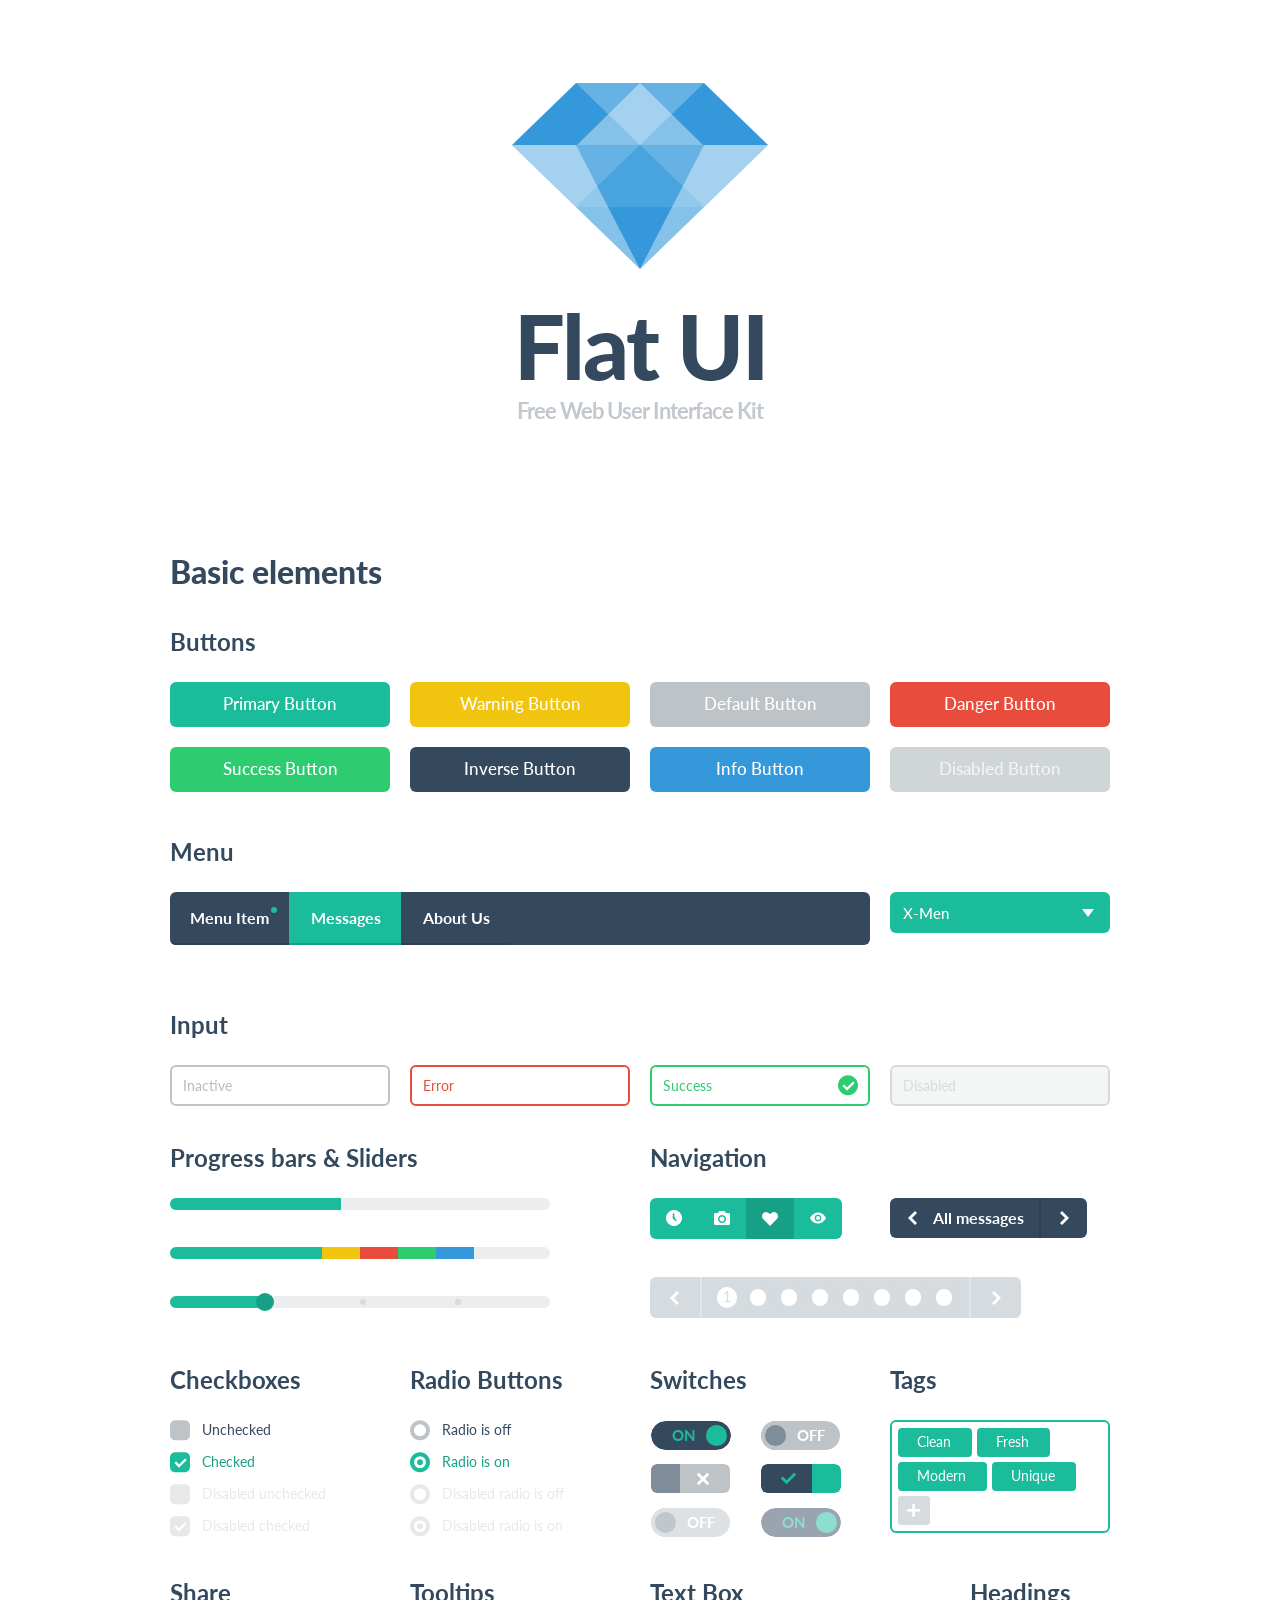
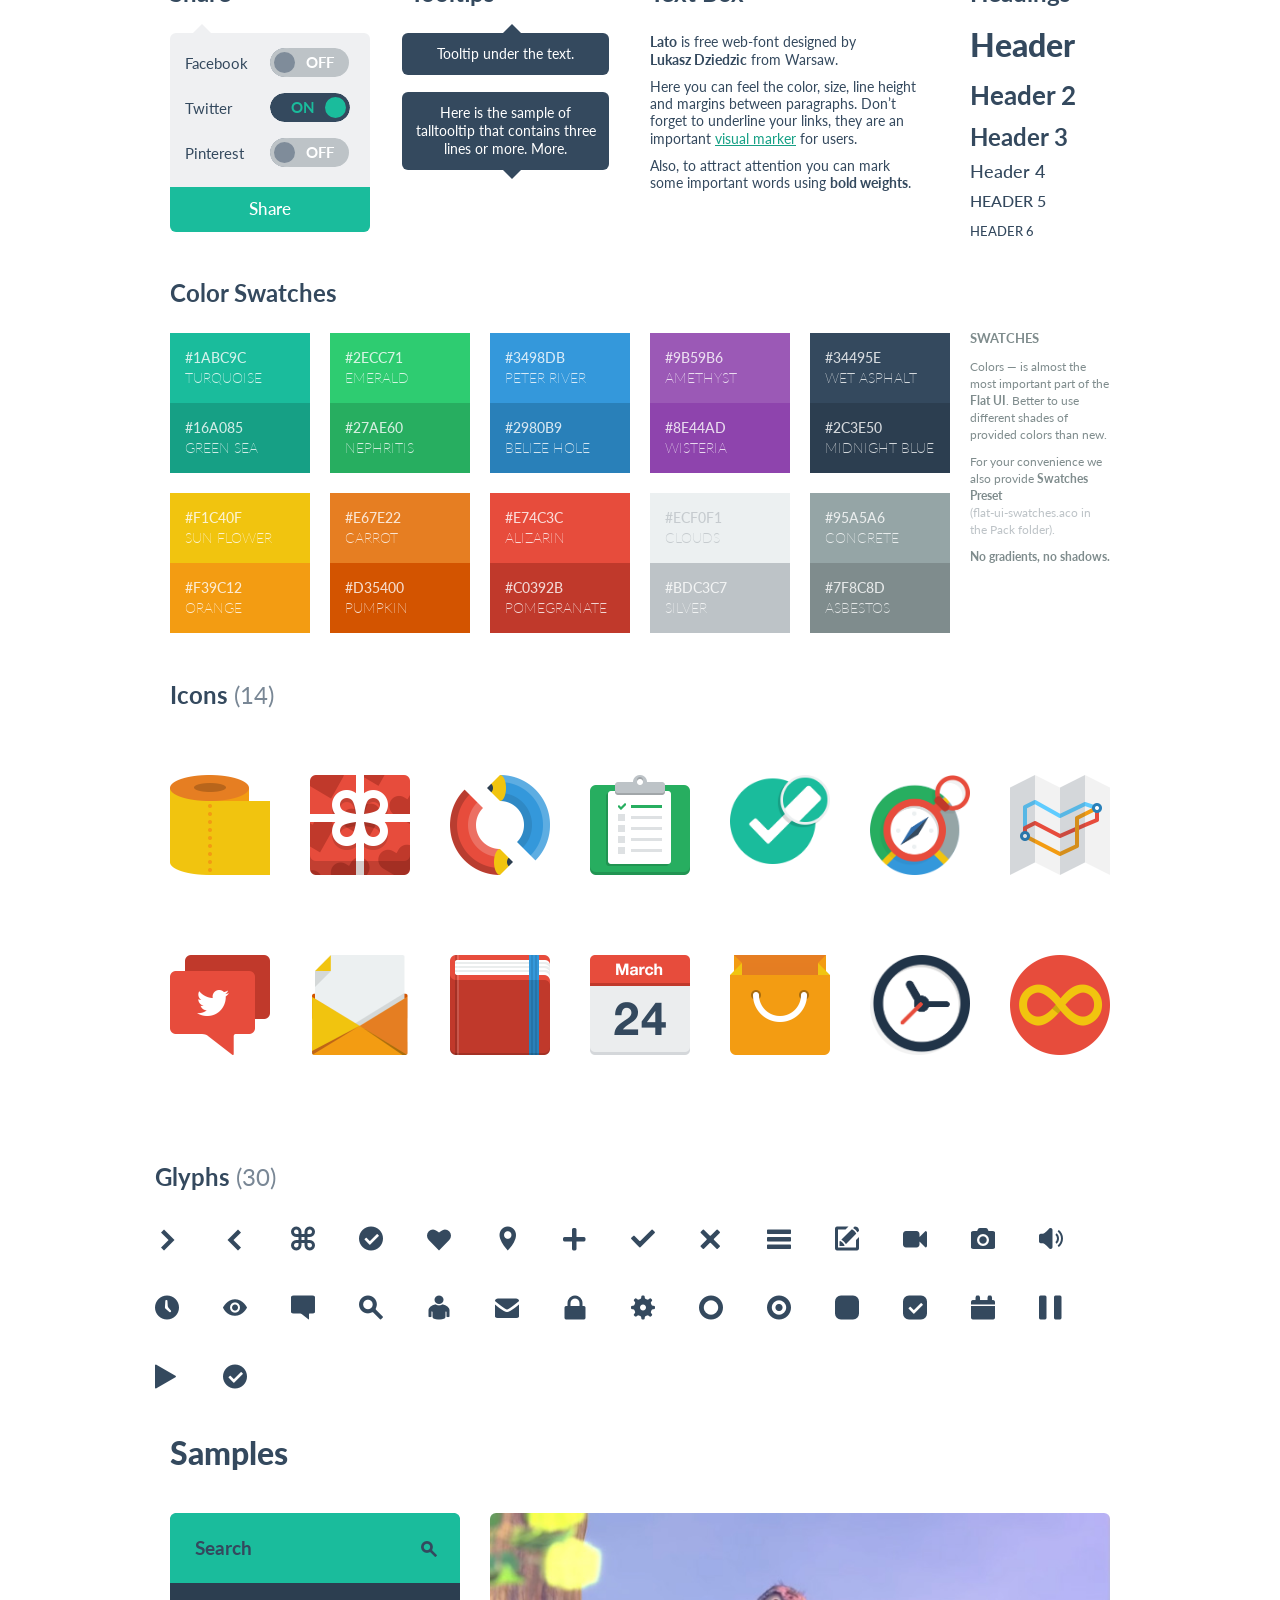
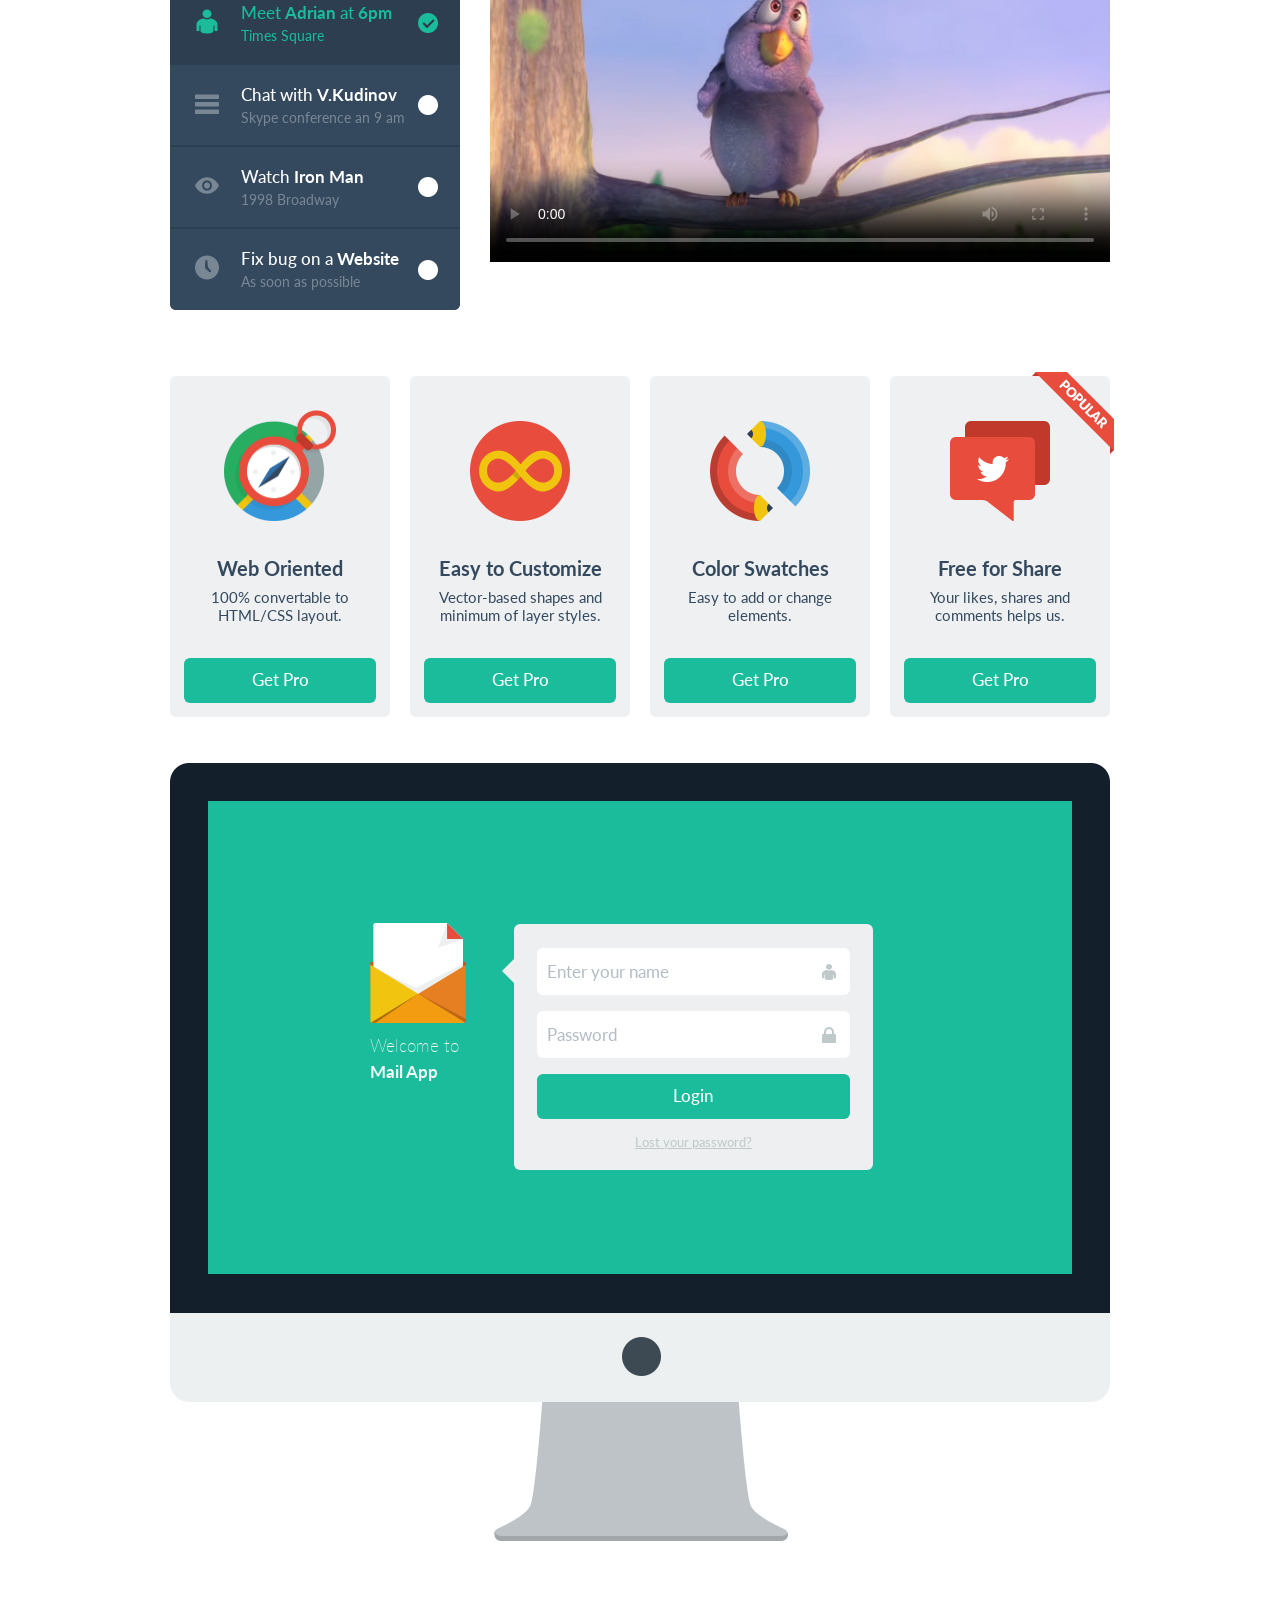
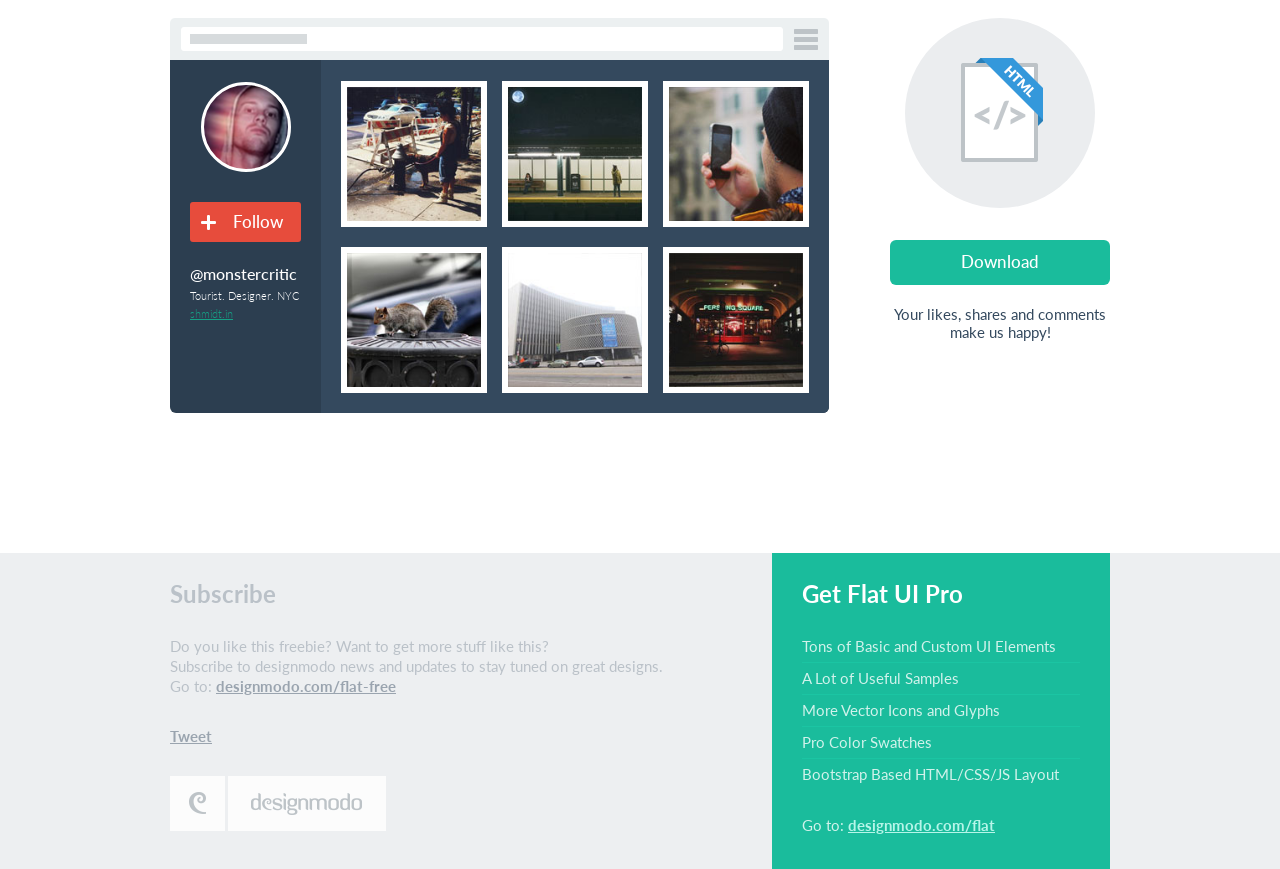
<file: PROYECTO_FINAL/proyecto_final/aplication/views/Flat-UI-master/index.html>
<!DOCTYPE html>
<html lang="en">
  <head>
    <meta charset="utf-8">
    <title>Flat UI Kit - HTML/PSD Design Framework</title>
    <meta name="viewport" content="width=device-width, initial-scale=1.0">

    <!-- Loading Bootstrap -->
    <link href="bootstrap/css/bootstrap.css" rel="stylesheet">

    <!-- Loading Flat UI -->
    <link href="css/flat-ui.css" rel="stylesheet">

    <link rel="shortcut icon" href="images/favicon.ico">

    <!-- HTML5 shim, for IE6-8 support of HTML5 elements. All other JS at the end of file. -->
    <!--[if lt IE 9]>
      <script src="js/html5shiv.js"></script>
    <![endif]-->
  </head>
  <body>
    <div class="container">
      <div class="demo-headline">
        <h1 class="demo-logo">
          <div class="logo"></div>
          Flat UI
          <small>Free Web User Interface Kit</small>
        </h1>
      </div> <!-- /demo-headline -->

      <h1>Basic elements</h1>
      <h3 class="demo-panel-title">Buttons</h3>

      <div class="row demo-row">
        <div class="span3">
          <a href="#fakelink" class="btn btn-large btn-block btn-primary">Primary Button</a>
        </div>
        <div class="span3">
          <a href="#fakelink" class="btn btn-large btn-block btn-warning">Warning Button</a>
        </div>
        <div class="span3">
          <a href="#fakelink" class="btn btn-block btn-large">Default Button</a>
        </div>
        <div class="span3">
          <a href="#fakelink" class="btn btn-large btn-block btn-danger">Danger Button</a>
        </div>
      </div> <!-- /row -->

      <div class="row demo-row">
        <div class="span3">
          <a href="#fakelink" class="btn btn-large btn-block btn-success">Success Button</a>
        </div>
        <div class="span3">
          <a href="#fakelink" class="btn btn-large btn-block btn-inverse">Inverse Button</a>
        </div>
        <div class="span3">
          <a href="#fakelink" class="btn btn-large btn-block btn-info">Info Button</a>
        </div>
        <div class="span3">
          <a href="#fakelink" class="btn btn-large btn-block disabled">Disabled Button</a>
        </div>
      </div> <!-- /row -->

      <h3 class="demo-panel-title">Menu</h3>
      <div class="row demo-row">
        <div class="span9">
          <div class="navbar navbar-inverse">
            <div class="navbar-inner">
              <div class="container">
                <button type="button" class="btn btn-navbar" data-toggle="collapse" data-target="#nav-collapse-01"></button>
                <div class="nav-collapse collapse" id="nav-collapse-01">
                  <ul class="nav">
                    <li>
                      <a href="#fakelink">
                        Menu Item
                        <span class="navbar-unread">1</span>
                      </a>
                    </li>
                    <li class="active">
                      <a href="#fakelink">
                        Messages
                        <span class="navbar-unread">1</span>
                      </a>
                      <ul>
                        <li><a href="#fakelink">Element One</a></li>
                        <li>
                          <a href="#fakelink">Sub menu</a>
                          <ul>
                            <li><a href="#fakelink">Element One</a></li>
                            <li><a href="#fakelink">Element Two</a></li>
                            <li><a href="#fakelink">Element Three</a></li>
                          </ul> <!-- /Sub menu -->
                        </li>
                        <li><a href="#fakelink">Element Three</a></li>
                      </ul> <!-- /Sub menu -->
                    </li>
                    <li>
                      <a href="#fakelink">
                        About Us
                      </a>
                    </li>
                  </ul>
                </div><!--/.nav -->
              </div>
            </div>
          </div>
        </div>
        <div class="span3">
          <select name="herolist" value="X-Men" class="select-block span3">
            <option value="0">Choose hero</option>
            <option value="1">Spider Man</option>
            <option value="2">Wolverine</option>
            <option value="3">Captain America</option>
            <option value="X-Men" selected="selected">X-Men</option>
            <option value="Crocodile">Crocodile</option>
          </select>
        </div>
      </div> <!-- /row -->

      <h3 class="demo-panel-title">Input</h3>
      <div class="row">
        <div class="span3">
          <input type="text" value="" placeholder="Inactive" class="span3" />
        </div>
        <div class="span3">
          <div class="control-group error">
            <input type="text" value="Error" class="span3" />
          </div>
        </div>
        <div class="span3">
          <div class="control-group success">
            <input type="text" value="Success" class="span3" />
            <i class="input-icon fui-check-inverted"></i>
          </div>
        </div>
        <div class="span3">
          <input type="text" value="Disabled" disabled="disabled" class="span3" />
        </div>
      </div> <!-- /row -->

      <div class="row">
        <div class="span5">
          <h3 class="demo-panel-title">Progress bars &amp; Sliders</h3>
          <div class="progress">
            <div class="bar" style="width: 45%;"></div>
          </div>
          <br/>
          <div class="progress">
            <div class="bar" style="width: 40%;"></div>
            <div class="bar bar-warning" style="width: 10%;"></div>
            <div class="bar bar-danger" style="width: 10%;"></div>
            <div class="bar bar-success" style="width: 10%;"></div>
            <div class="bar bar-info" style="width: 10%;"></div>
          </div>
          <br/>
          <div id="slider" class="ui-slider">
            <div class="ui-slider-segment"></div>
            <div class="ui-slider-segment"></div>
            <div class="ui-slider-segment"></div>
          </div>
        </div> <!-- /sliders -->

        <div class="span6 offset1">
          <h3 class="demo-panel-title">Navigation</h3>
          <div class="row demo-navigation">
            <div class="span3">
              <div class="btn-toolbar">
                <div class="btn-group">
                  <a class="btn btn-primary" href="#fakelink"><i class="fui-time"></i></a>
                  <a class="btn btn-primary" href="#fakelink"><i class="fui-photo"></i></a>
                  <a class="btn btn-primary active" href="#fakelink"><i class="fui-heart"></i></a>
                  <a class="btn btn-primary" href="#fakelink"><i class="fui-eye"></i></a>
                </div>
              </div> <!-- /toolbar -->
            </div>
            <div class="span3 demo-pager">
              <ul class="pager">
                <li class="previous">
                  <a href="#fakelink">
                    <i class="fui-arrow-left"></i>
                    <span>All messages</span>
                  </a>
                </li>
                <li class="next">
                  <a href="#fakelink">
                    <i class="fui-arrow-right"></i>
                  </a>
                </li>
              </ul> <!-- /pager -->
            </div>
          </div> <!-- /demo-navigation -->

          <div class="pagination">
            <ul>
              <li class="previous"><a href="#fakelink" class="fui-arrow-left"></a></li>
              <li class="active"><a href="#fakelink">1</a></li>
              <li><a href="#fakelink">2</a></li>
              <li><a href="#fakelink">3</a></li>
              <li><a href="#fakelink">4</a></li>
              <li><a href="#fakelink">5</a></li>
              <li><a href="#fakelink">6</a></li>
              <li><a href="#fakelink">7</a></li>
              <li><a href="#fakelink">8</a></li>
              <li class="next"><a href="#fakelink" class="fui-arrow-right"></a></li>
            </ul>
          </div> <!-- /pagination -->
        </div> <!-- /navigation -->
      </div> <!-- /row -->

      <div class="row">
        <div class="span3">
          <h3 class="demo-panel-title">Checkboxes</h3>
          <label class="checkbox" for="checkbox1">
            <input type="checkbox" value="" id="checkbox1" data-toggle="checkbox">
            Unchecked
          </label>
          <label class="checkbox" for="checkbox2">
            <input type="checkbox" checked="checked" value="" id="checkbox2" data-toggle="checkbox" checked="">
            Checked
          </label>
          <label class="checkbox" for="checkbox3">
            <input type="checkbox" value="" id="checkbox3" data-toggle="checkbox" disabled="">
            Disabled unchecked
          </label>
          <label class="checkbox" for="checkbox4">
            <input type="checkbox" checked="checked" value="" id="checkbox4" data-toggle="checkbox" disabled="" checked="">
            Disabled checked
          </label>
        </div> <!-- /checkboxes span3 -->

        <div class="span3">
          <h3 class="demo-panel-title">Radio Buttons</h3>
          <label class="radio">
            <input type="radio" name="optionsRadios" id="optionsRadios1" value="option1" data-toggle="radio">
            Radio is off
          </label>
          <label class="radio">
            <input type="radio" name="optionsRadios" id="optionsRadios2" value="option1" data-toggle="radio" checked="">
            Radio is on
          </label>

          <label class="radio">
            <input type="radio" name="optionsRadiosDisabled" id="optionsRadios3" value="option2" data-toggle="radio" disabled="">
            Disabled radio is off
          </label>
          <label class="radio">
            <input type="radio" name="optionsRadiosDisabled" id="optionsRadios4" value="option2" data-toggle="radio" checked="" disabled="">
            Disabled radio is on
          </label>
        </div> <!-- /radios span3 -->

        <div class="span3">
          <h3 class="demo-panel-title">Switches</h3>

          <table width="100%">
            <tr>
              <td width="50%" class="pbm">
                <input type="checkbox" checked="" data-toggle="switch" />
              </td>

              <td class="pbm">
                <input type="checkbox" data-toggle="switch" />
              </td>
            </tr>
            <tr>
              <td class="pbm">
                <div class="switch switch-square"
                  data-on-label="<i class='fui-check'></i>"
                  data-off-label="<i class='fui-cross'></i>">
                  <input type="checkbox" />
                </div>
              </td>

              <td class="pbm">
                <div class="switch switch-square"
                  data-on-label="<i class='fui-check'></i>"
                  data-off-label="<i class='fui-cross'></i>">
                  <input type="checkbox" checked="" />
                </div>
              </td>
            </tr>
            <tr>
              <td>
                <input type="checkbox" disabled data-toggle="switch" />
              </td>

              <td>
                <input type="checkbox" checked disabled data-toggle="switch" />
              </td>
            </tr>
          </table>
        </div> <!-- /toggles span3 -->

        <div class="span3">
          <h3 class="demo-panel-title">Tags</h3>
          <input name="tagsinput" id="tagsinput" class="tagsinput" value="Clean,Fresh,Modern,Unique" />
        </div>
      </div> <!-- /row -->

      <div class="row">
        <div class="span3">
          <h3 class="demo-panel-title">Share</h3>
          <div class="share mrl">
            <ul>
              <li>
                <label class="share-label" for="share-toggle2">Facebook</label>
                <input type="checkbox" data-toggle="switch" />
              </li>
              <li>
                <label class="share-label" for="share-toggle4">Twitter</label>
                <input type="checkbox" checked="" data-toggle="switch" />
              </li>
              <li>
                <label class="share-label" for="share-toggle6">Pinterest</label>
                <input type="checkbox" data-toggle="switch" />
              </li>
            </ul>
            <a href="#" class="btn btn-primary btn-block btn-large">Share</a>
          </div> <!-- /share -->
        </div>

        <div class="span3">
          <div class="demo-tooltips">
            <h3 class="demo-panel-title">Tooltips</h3>
            <p align="center" data-toggle="tooltip" data-placement="bottom" title="Tooltip under the text."></p>
            <p align="center" data-toggle="tooltip" title="Here is the sample of talltooltip that contains three lines or more. More."></p>
          </div>
        </div> <!-- /span3 with tooltips -->

        <div class="span4">
          <div class="demo-text-box prl">
            <h3 class="demo-panel-title">Text Box</h3>
            <p><strong>Lato</strong> is free web-font designed by <strong>Lukasz&nbsp;Dziedzic</strong> from Warsaw.</p>
            <p>Here you can feel the color, size, line height and margins between paragraphs. Don’t forget to underline 
              your links, they are an important <a href="#">visual marker</a> for users.</p>
            <p>Also, to attract attention you can mark some&nbsp;important words using <strong>bold weights</strong>.</p>
          </div>
        </div> <!-- /text box -->

        <div class="span2">
          <h3 class="demo-panel-title demo-headings">Headings</h3>
          <h1>Header</h1>
          <h2>Header 2</h2>
          <h3>Header 3</h3>
          <h4>Header 4</h4>
          <h5>Header 5</h5>
          <h6>Header 6</h6>
        </div> <!-- /headings -->
      </div> <!-- /row -->

      <div class="row">
        <div class="span10">
          <h3 class="demo-panel-title">Color Swatches</h3>
          <div class="row mbl">
            <div class="span2">
              <dl class="palette palette-turquoise">
                <dt>#1abc9c</dt>
                <dd>Turquoise</dd>
              </dl>
              <dl class="palette palette-green-sea">
                <dt>#16a085</dt>
                <dd>Green sea</dd>
              </dl>
            </div>

            <div class="span2">
              <dl class="palette palette-emerald">
                <dt>#2ecc71</dt>
                <dd>Emerald</dd>
              </dl>
              <dl class="palette palette-nephritis">
                <dt>#27ae60</dt>
                <dd>Nephritis</dd>
              </dl>
            </div>

            <div class="span2">
              <dl class="palette palette-peter-river">
                <dt>#3498db</dt>
                <dd>Peter river</dd>
              </dl>
              <dl class="palette palette-belize-hole">
                <dt>#2980b9</dt>
                <dd>Belize hole</dd>
              </dl>
            </div>

            <div class="span2">
              <dl class="palette palette-amethyst">
                <dt>#9b59b6</dt>
                <dd>Amethyst</dd>
              </dl>
              <dl class="palette palette-wisteria">
                <dt>#8e44ad</dt>
                <dd>Wisteria</dd>
              </dl>
            </div>

            <div class="span2">
              <dl class="palette palette-wet-asphalt">
                <dt>#34495e</dt>
                <dd>Wet asphalt</dd>
              </dl>
              <dl class="palette palette-midnight-blue">
                <dt>#2c3e50</dt>
                <dd>Midnight blue</dd>
              </dl>
            </div>
          </div> <!-- /color swatches -->

          <div class="row mbl">
            <div class="span2">
              <dl class="palette palette-sun-flower">
                <dt>#f1c40f</dt>
                <dd>Sun flower</dd>
              </dl>
              <dl class="palette palette-orange">
                <dt>#f39c12</dt>
                <dd>Orange</dd>
              </dl>
            </div>

            <div class="span2">
              <dl class="palette palette-carrot">
                <dt>#e67e22</dt>
                <dd>Carrot</dd>
              </dl>
              <dl class="palette palette-pumpkin">
                <dt>#d35400</dt>
                <dd>Pumpkin</dd>
              </dl>
            </div>

            <div class="span2">
              <dl class="palette palette-alizarin">
                <dt>#e74c3c</dt>
                <dd>Alizarin</dd>
              </dl>
              <dl class="palette palette-pomegranate">
                <dt>#c0392b</dt>
                <dd>Pomegranate</dd>
              </dl>
            </div>

            <div class="span2">
              <dl class="palette palette-clouds">
                <dt>#ecf0f1</dt>
                <dd>Clouds</dd>
              </dl>
              <dl class="palette palette-silver">
                <dt>#bdc3c7</dt>
                <dd>Silver</dd>
              </dl>
            </div>

            <div class="span2">
              <dl class="palette palette-concrete">
                <dt>#95a5a6</dt>
                <dd>Concrete</dd>
              </dl>
              <dl class="palette palette-asbestos">
                <dt>#7f8c8d</dt>
                <dd>Asbestos</dd>
              </dl>
            </div>
          </div> <!-- /color swatches -->
        </div>

        <div class="span2">
          <h3 class="demo-panel-title">&nbsp;</h3>
          <h6 class="palette-headline">SWATCHES</h6>
          <p class="palette-paragraph">
            Colors &mdash; is almost the most important part of the <strong>Flat UI</strong>. Better to use different shades of provided colors than new.
          </p>
          <p class="palette-paragraph">
            For your convenience we also provide <strong>Swatches Preset</strong> <span>(flat&#8209;ui&#8209;swatches.aco in the Pack folder).</span>
          </p>
          <p class="palette-paragraph">
            <strong>No gradients, no shadows.</strong>
          </p>
        </div> <!-- /swatches desc -->
      </div> <!-- /swatches row -->

      <h3 class="demo-panel-title">Icons <small>(14)</small></h3>
      <div class="demo-illustrations">
        <div class="demo-content">
          <div><img src="images/icons/Toilet-Paper@2x.png" alt="Toilet-Paper"></div>          
          <div><img src="images/icons/Gift-Box@2x.png" alt="Gift-Box"></div>
          <div><img src="images/icons/Pensils@2x.png" alt="Pensils"></div>
          <div><img src="images/icons/Clipboard@2x.png" alt="Clipboard"></div>
          <div><img src="images/icons/Retina-Ready@2x.png" alt="Retina-Ready"></div>
          <div><img src="images/icons/Compas@2x.png" alt="Compas"></div>
          <div><img src="images/icons/Map@2x.png" alt="Map"></div>
          <div><img src="images/icons/Chat@2x.png" alt="Chat"></div>
          <div><img src="images/icons/Mail@2x.png" alt="Mail"></div>
          <div><img src="images/icons/Book@2x.png" alt="Book"></div>
          <div><img src="images/icons/Calendar@2x.png" alt="Calendar"></div>
          <div><img src="images/icons/Pocket@2x.png" alt="Pocket"></div>
          <div><img src="images/icons/Watches@2x.png" alt="Watches"></div>
          <div><img src="images/icons/Infinity-Loop@2x.png" alt="Infinity-Loop"></div>
        </div>
      </div>

      <div class="demo-icons">
        <h3 class="demo-panel-title">Glyphs <small>(30)</small></h3>
        <div class="demo-content">
          <span class="fui-arrow-right"></span>
          <span class="fui-arrow-left"></span>
          <span class="fui-cmd"></span>
          <span class="fui-check-inverted"></span>
          <span class="fui-heart"></span>
          <span class="fui-location"></span>
          <span class="fui-plus"></span>
          <span class="fui-check"></span>
          <span class="fui-cross"></span>
          <span class="fui-list"></span>
          <span class="fui-new"></span>
          <span class="fui-video"></span>
          <span class="fui-photo"></span>
          <span class="fui-volume"></span>
          <span class="fui-time"></span>
          <span class="fui-eye"></span>
          <span class="fui-chat"></span>
          <span class="fui-search"></span>
          <span class="fui-user"></span>
          <span class="fui-mail"></span>
          <span class="fui-lock"></span>
          <span class="fui-gear"></span>
          <span class="fui-radio-unchecked"></span>
          <span class="fui-radio-checked"></span>
          <span class="fui-checkbox-unchecked"></span>
          <span class="fui-checkbox-checked"></span>
          <span class="fui-calendar-solid"></span>
          <span class="fui-pause"></span>
          <span class="fui-play"></span>
          <span class="fui-check-inverted-2"></span>
        </div>
      </div> <!-- /icon font row -->

      <h1 class="mbl pbl">Samples</h1>
      <div class="row demo-samples">
        <div class="span4">
          <div class="todo mrm">
            <div class="todo-search">
              <input class="todo-search-field" type="search" value="" placeholder="Search" />
            </div>
            <ul>
              <li class="todo-done">
                <div class="todo-icon fui-user"></div>
                <div class="todo-content">
                  <h4 class="todo-name">
                    Meet <strong>Adrian</strong> at <strong>6pm</strong>
                  </h4>
                  Times Square
                </div>
              </li>

              <li>
                <div class="todo-icon fui-list"></div>
                <div class="todo-content">
                  <h4 class="todo-name">
                    Chat with <strong>V.Kudinov</strong>
                  </h4>
                  Skype conference an 9 am
                </div>
              </li>

              <li>
                <div class="todo-icon fui-eye"></div>
                <div class="todo-content">
                  <h4 class="todo-name">
                    Watch <strong>Iron Man</strong>
                  </h4>
                  1998 Broadway
                </div>
              </li>

              <li>
                <div class="todo-icon fui-time"></div>
                <div class="todo-content">
                  <h4 class="todo-name">
                    Fix bug on a <strong>Website</strong>
                  </h4>
                  As soon as possible
                </div>
              </li>
            </ul>
          </div>
        </div> <!-- /todo list -->

        <div class="span8 demo-video">
          <!--[if !IE]> -->
            <video class="video-js" controls
              preload="auto" width="620" height="349" poster="images/video/poster.jpg" data-setup="{}">
              <source src="http://iurevych.github.com/Flat-UI-videos/big_buck_bunny.mp4" type="video/mp4">
              <source src="http://iurevych.github.com/Flat-UI-videos/big_buck_bunny.webm" type="video/webm">
            </video>
          <!-- <![endif]-->

          <!--[if IE]>
            <video class="video-js" controls
              preload="auto" width="620" height="256" poster="http://video-js.zencoder.com/oceans-clip.jpg" data-setup="{}">
              <source src="http://video-js.zencoder.com/oceans-clip.mp4" type='video/mp4'/>
              <source src="http://video-js.zencoder.com/oceans-clip.webm" type='video/webm'/>
            </video>
          <![endif]-->
        </div> <!-- /video -->
      </div>

      <div class="row demo-tiles">
        <div class="span3">
          <div class="tile">
            <img src="images/icons/Compas@2x.png" alt="Compas@2x" class="tile-image big-illustration">
            <h3 class="tile-title">Web Oriented</h3>
            <p>100% convertable to HTML/CSS layout.</p>
            <a class="btn btn-primary btn-large btn-block" href="http://designmodo.com/flat">Get Pro</a>
          </div>
        </div>

        <div class="span3">
          <div class="tile">
            <img src="images/icons/Infinity-Loop@2x.png" alt="Infinity-Loop@2x" class="tile-image">
            <h3 class="tile-title">Easy to Customize</h3>
            <p>Vector-based shapes and minimum of layer styles.</p>
            <a class="btn btn-primary btn-large btn-block" href="http://designmodo.com/flat">Get Pro</a>
          </div>
        </div>

        <div class="span3">
          <div class="tile">
            <img src="images/icons/Pensils@2x.png" alt="Pensils@2x" class="tile-image">
            <h3 class="tile-title">Color Swatches</h3>
            <p>Easy to add or change elements. </p>
            <a class="btn btn-primary btn-large btn-block" href="http://designmodo.com/flat">Get Pro</a>
          </div>
        </div>

        <div class="span3">
          <div class="tile tile-hot">
            <img src="images/icons/Chat@2x.png" alt="Chat@2x" class="tile-image">
            <h3 class="tile-title">Free for Share</h3>
            <p>Your likes, shares and comments helps us.</p>
            <a class="btn btn-primary btn-large btn-block" href="http://designmodo.com/flat">Get Pro</a>
          </div>

        </div>
      </div> <!-- /tiles -->

      <div class="login">
        <div class="login-screen">
          <div class="login-icon">
            <img src="images/login/icon.png" alt="Welcome to Mail App" />
            <h4>Welcome to <small>Mail App</small></h4>
          </div>

          <div class="login-form">
            <div class="control-group">
              <input type="text" class="login-field" value="" placeholder="Enter your name" id="login-name" />
              <label class="login-field-icon fui-user" for="login-name"></label>
            </div>

            <div class="control-group">
              <input type="password" class="login-field" value="" placeholder="Password" id="login-pass" />
              <label class="login-field-icon fui-lock" for="login-pass"></label>
            </div>

            <a class="btn btn-primary btn-large btn-block" href="#">Login</a>
            <a class="login-link" href="#">Lost your password?</a>
          </div>
        </div>
      </div>

      <div class="row">
        <div class="span9">
          <div class="demo-browser">
            <div class="demo-browser-side">
              <div class="demo-browser-author"></div>
              <div class="demo-browser-action">
                <a class="btn btn-danger btn-large btn-block" href="http://twitter.com/monstercritic" target="_blank">
                  Follow
                </a>
              </div>
              <h5>@monstercritic</h5>
              <h6>
                Tourist. Designer. NYC
                <a href="http://shmidt.in" target="_blank">shmidt.in</a>
              </h6>
            </div>
            <div class="demo-browser-content">
              <img src="images/demo/browser-pic-1.jpg" alt="" />
              <img src="images/demo/browser-pic-2.jpg" alt="" />
              <img src="images/demo/browser-pic-3.jpg" alt="" />
              <img src="images/demo/browser-pic-4.jpg" alt="" />
              <img src="images/demo/browser-pic-5.jpg" alt="" />
              <img src="images/demo/browser-pic-6.jpg" alt="" />
            </div>
          </div>
        </div>

        <div class="span3">
          <div class="demo-download">
            <img src="images/demo/html-icon.png" src="Free PSD" />
          </div>

          <a href="https://github.com/designmodo/Flat-UI/archive/master.zip" class="btn btn-primary btn-large btn-block">Download</a>

          <p class="demo-download-text">Your likes, shares and comments make us happy!</p>
        </div>
      </div> <!-- /download area -->

    </div> <!-- /container -->

    <footer>
      <div class="container">
        <div class="row">
          <div class="span7">
            <h3 class="footer-title">Subscribe</h3>
            <p>Do you like this freebie? Want to get more stuff like this?<br/>
              Subscribe to designmodo news and updates to stay tuned on great designs.<br/>
              Go to: <a href="http://designmodo.com/flat-free" target="_blank">designmodo.com/flat-free</a>
            </p>

            <p class="pvl">
              <a href="https://twitter.com/share" class="twitter-share-button" data-url="http://designmodo.com/flat-free/" data-text="Flat UI Free - PSD&amp;HTML User Interface Kit" data-via="designmodo" data-size="large">Tweet</a>
              <script>!function(d,s,id){var js,fjs=d.getElementsByTagName(s)[0];if(!d.getElementById(id)){js=d.createElement(s);js.id=id;js.src="//platform.twitter.com/widgets.js";fjs.parentNode.insertBefore(js,fjs);}}(document,"script","twitter-wjs");</script>
            </p>

            <a class="footer-brand" href="http://designmodo.com" target="_blank">
              <img src="images/footer/logo.png" alt="Designmodo.com" />
            </a>
          </div> <!-- /span8 -->

          <div class="span5">
            <div class="footer-banner">
              <h3 class="footer-title">Get Flat UI Pro</h3>
              <ul>
                <li>Tons of Basic and Custom UI Elements</li>
                <li>A Lot of Useful Samples</li>
                <li>More Vector Icons and Glyphs</li>
                <li>Pro Color Swatches</li>
                <li>Bootstrap Based HTML/CSS/JS Layout</li>
              </ul>
              Go to: <a href="http://designmodo.com/flat" target="_blank">designmodo.com/flat</a>
            </div>
          </div>
        </div>
      </div>
    </footer>
    
    <!-- Load JS here for greater good =============================-->
    <script src="js/jquery-1.8.3.min.js"></script>
    <script src="js/jquery-ui-1.10.3.custom.min.js"></script>
    <script src="js/jquery.ui.touch-punch.min.js"></script>
    <script src="js/bootstrap.min.js"></script>
    <script src="js/bootstrap-select.js"></script>
    <script src="js/bootstrap-switch.js"></script>
    <script src="js/flatui-checkbox.js"></script>
    <script src="js/flatui-radio.js"></script>
    <script src="js/jquery.tagsinput.js"></script>
    <script src="js/jquery.placeholder.js"></script>
    <script src="js/jquery.stacktable.js"></script>
    <script src="http://vjs.zencdn.net/c/video.js"></script>
    <script src="js/application.js"></script>
  </body>
</html>
</file>
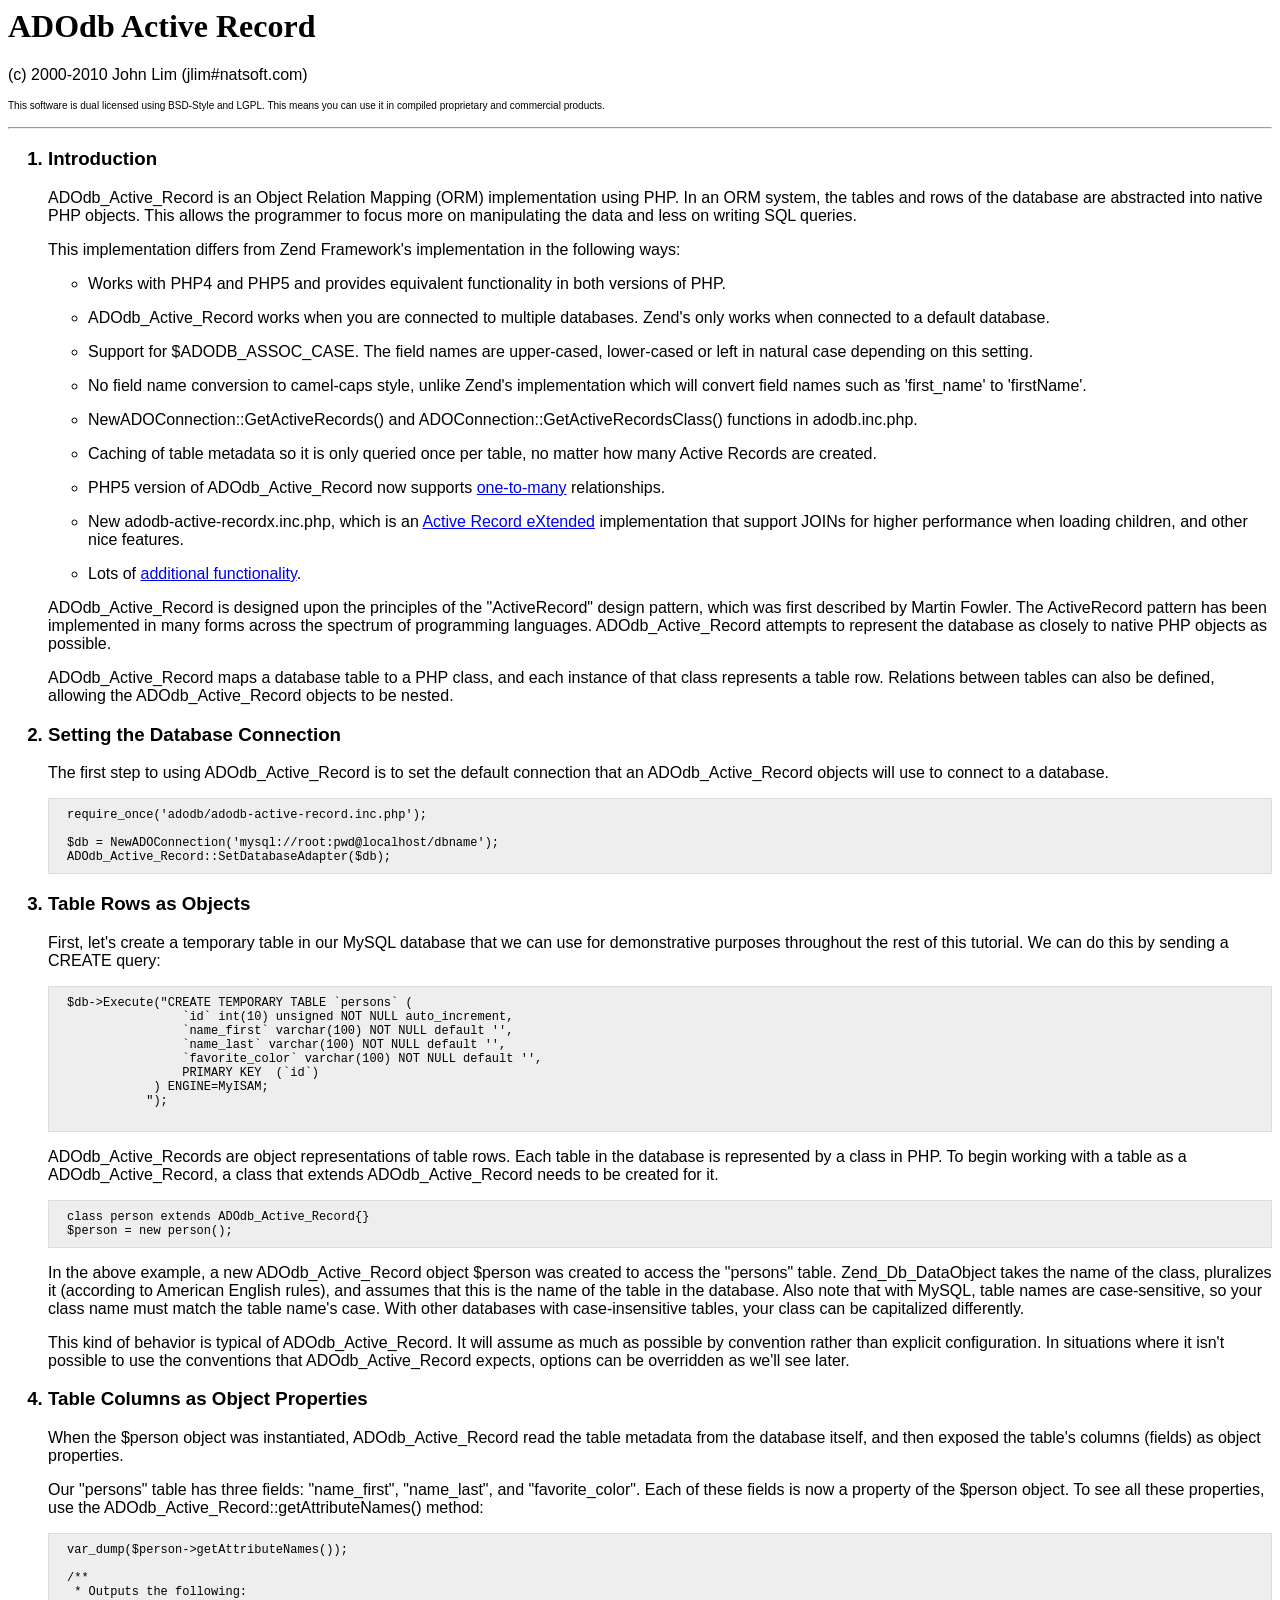
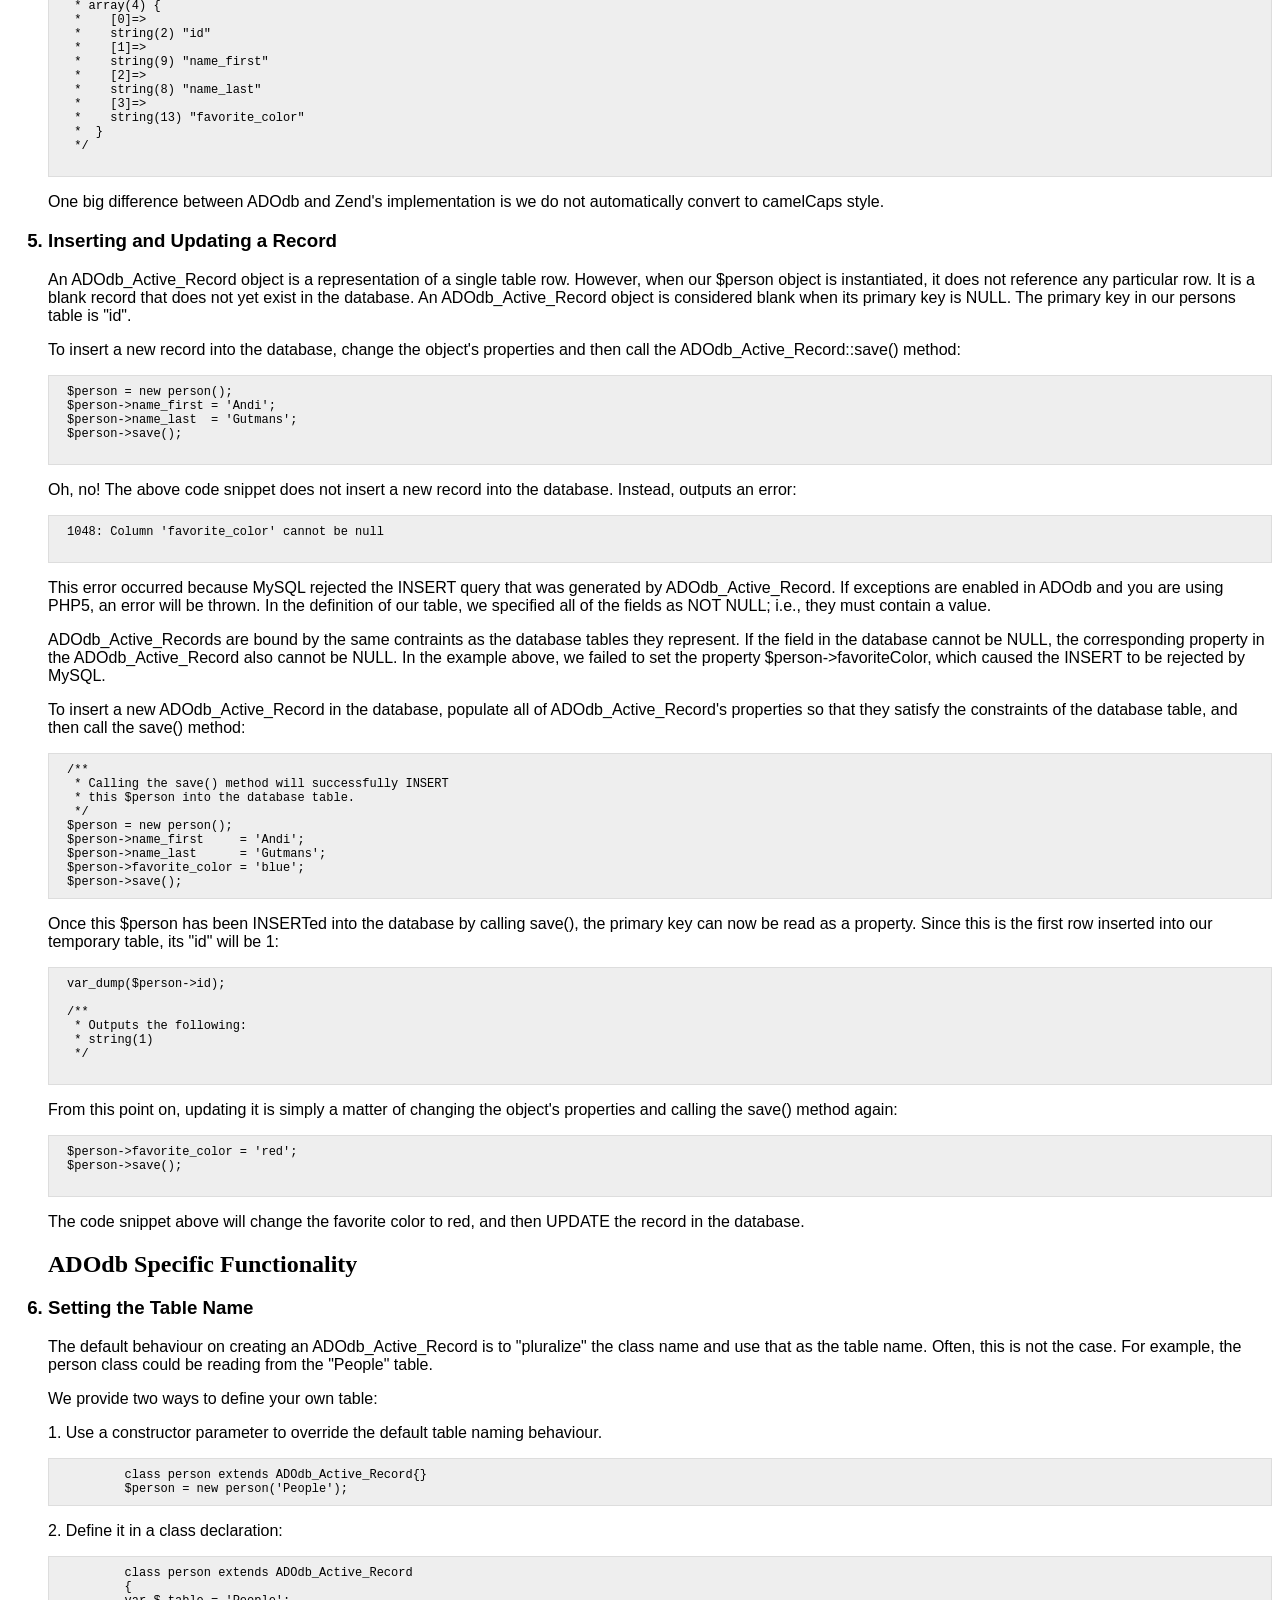
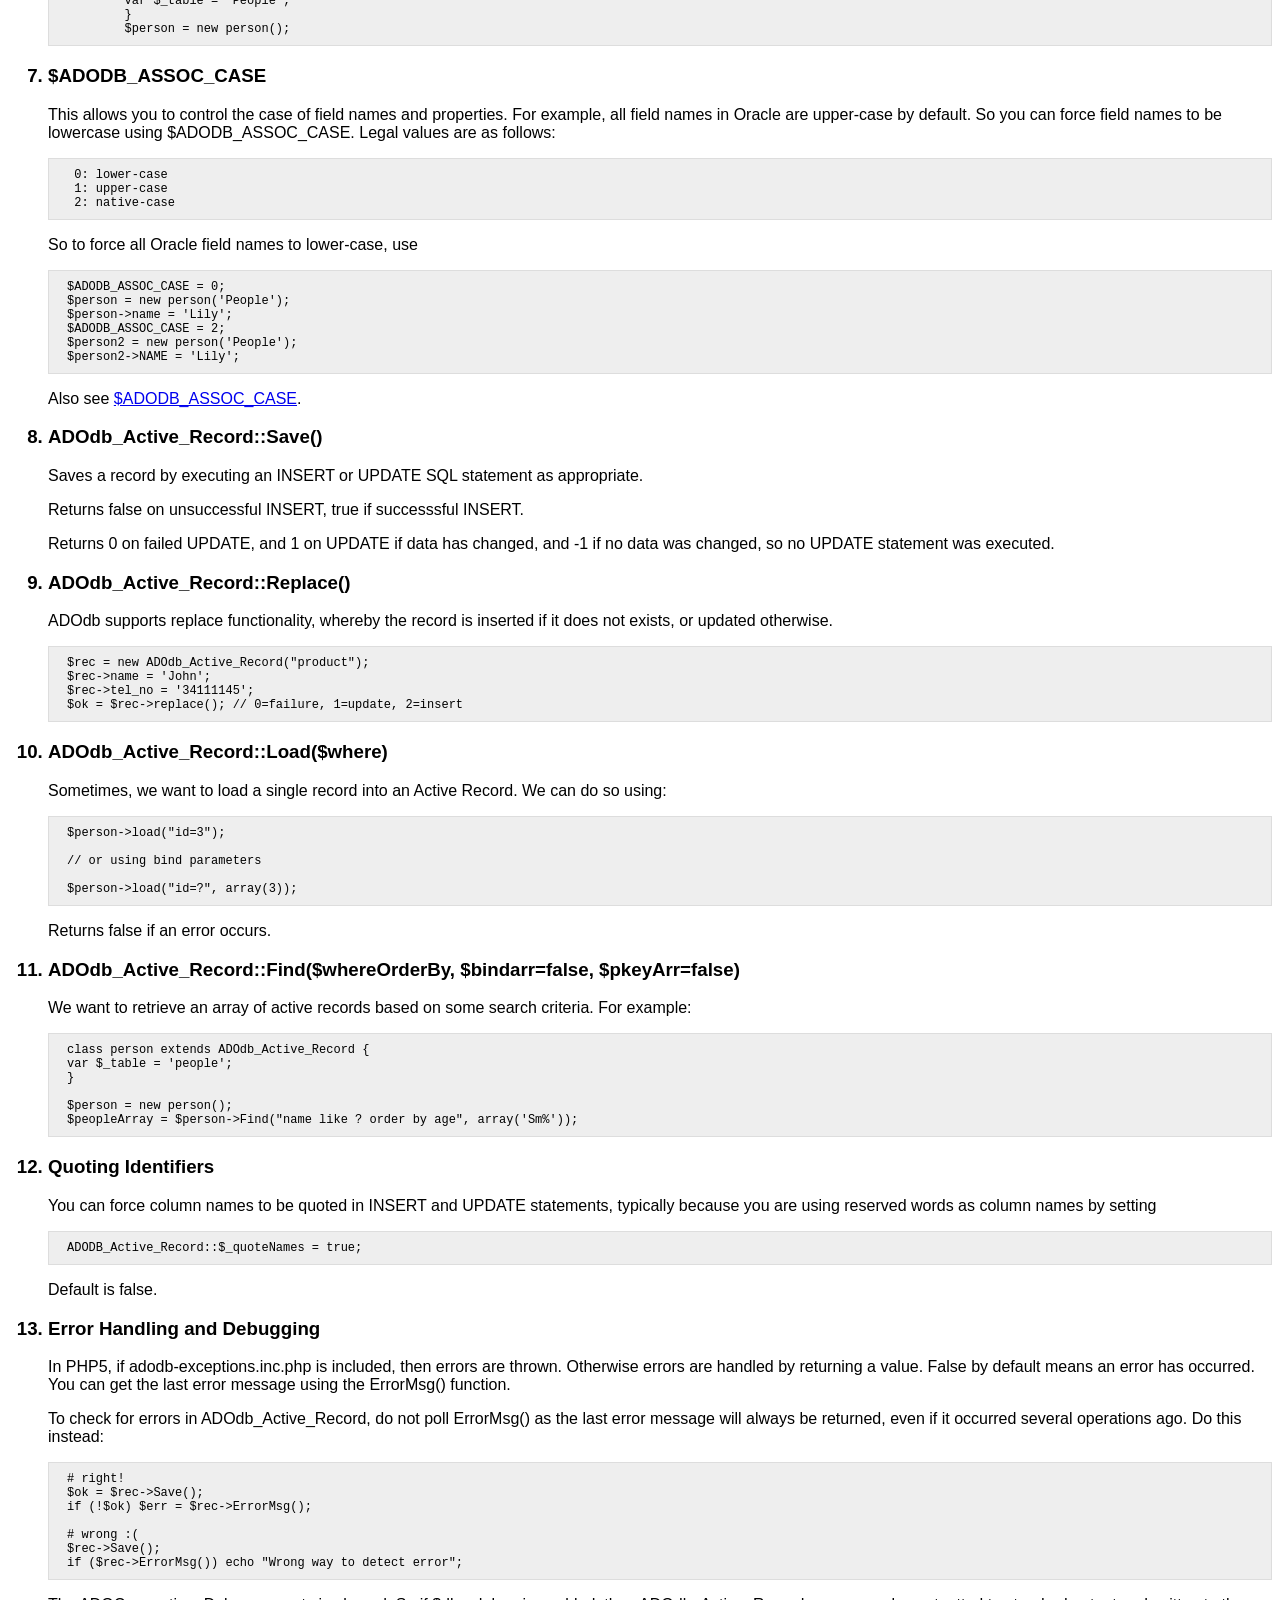
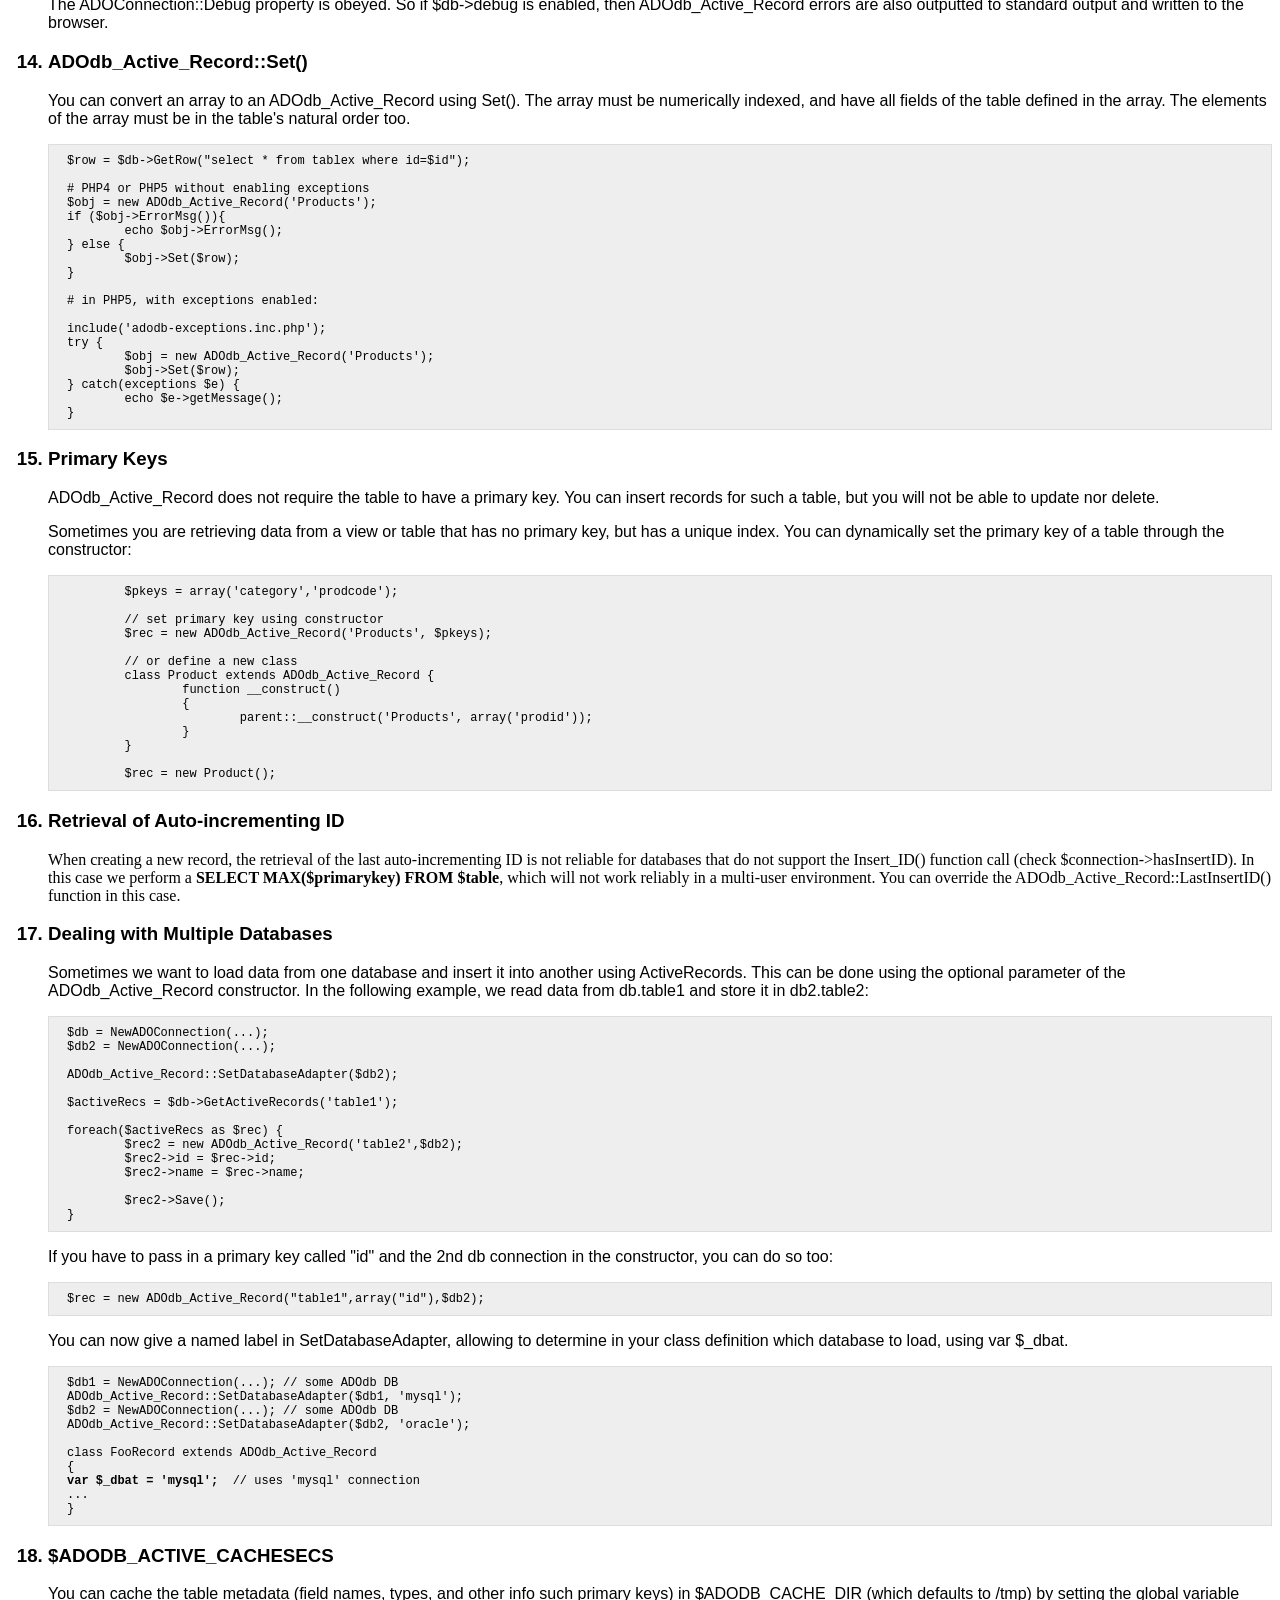
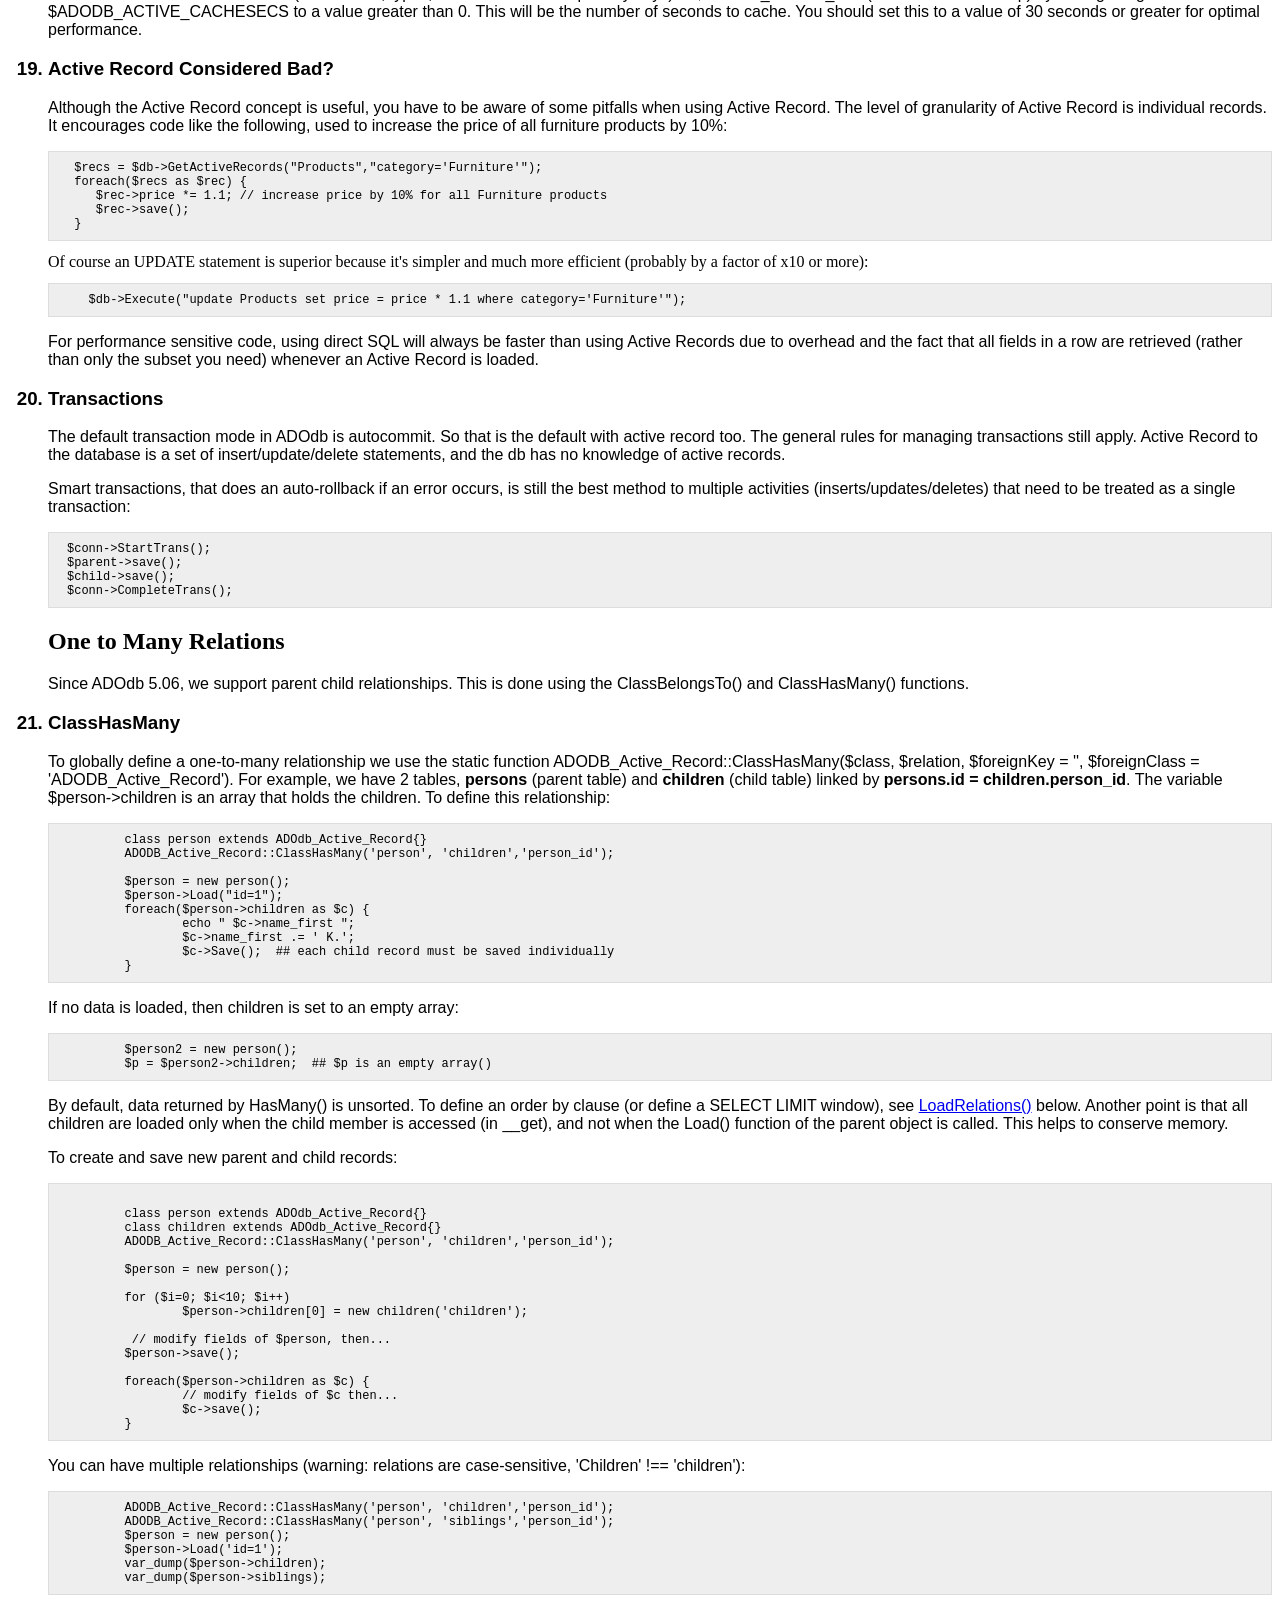
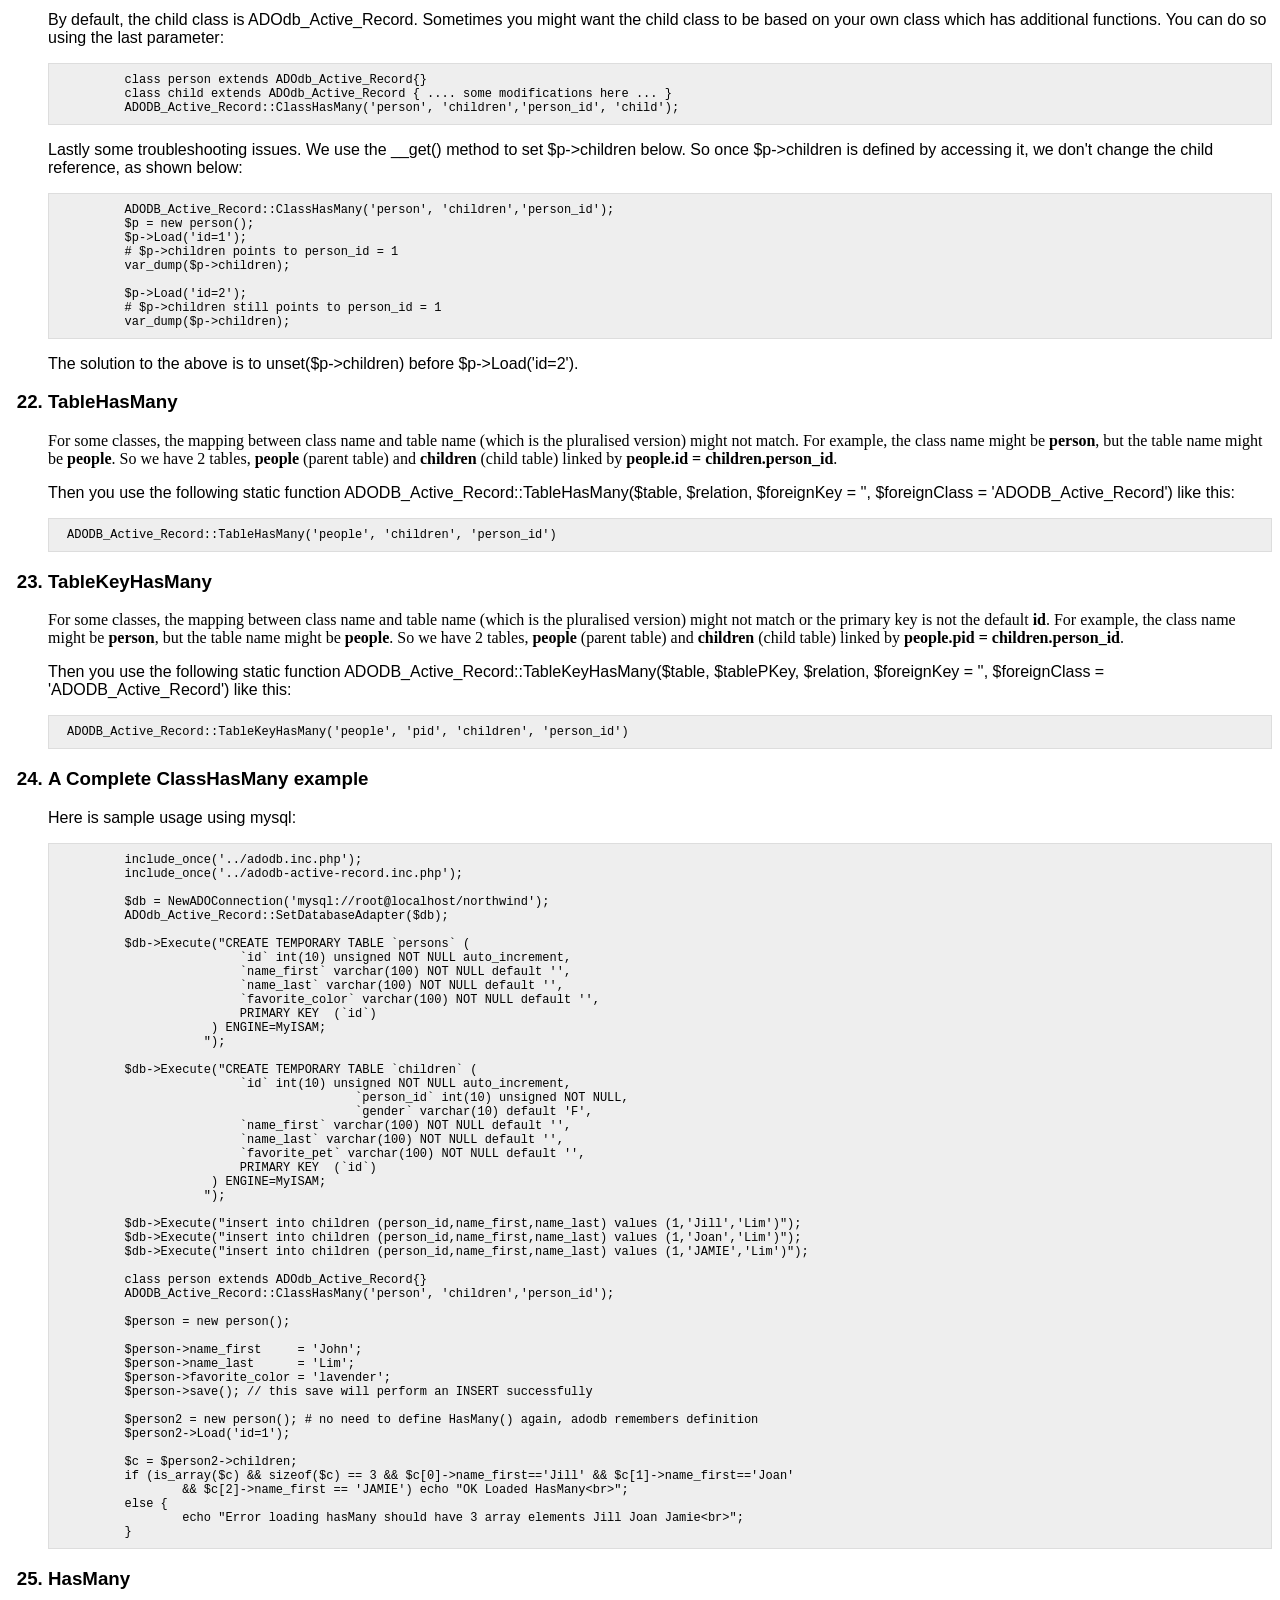
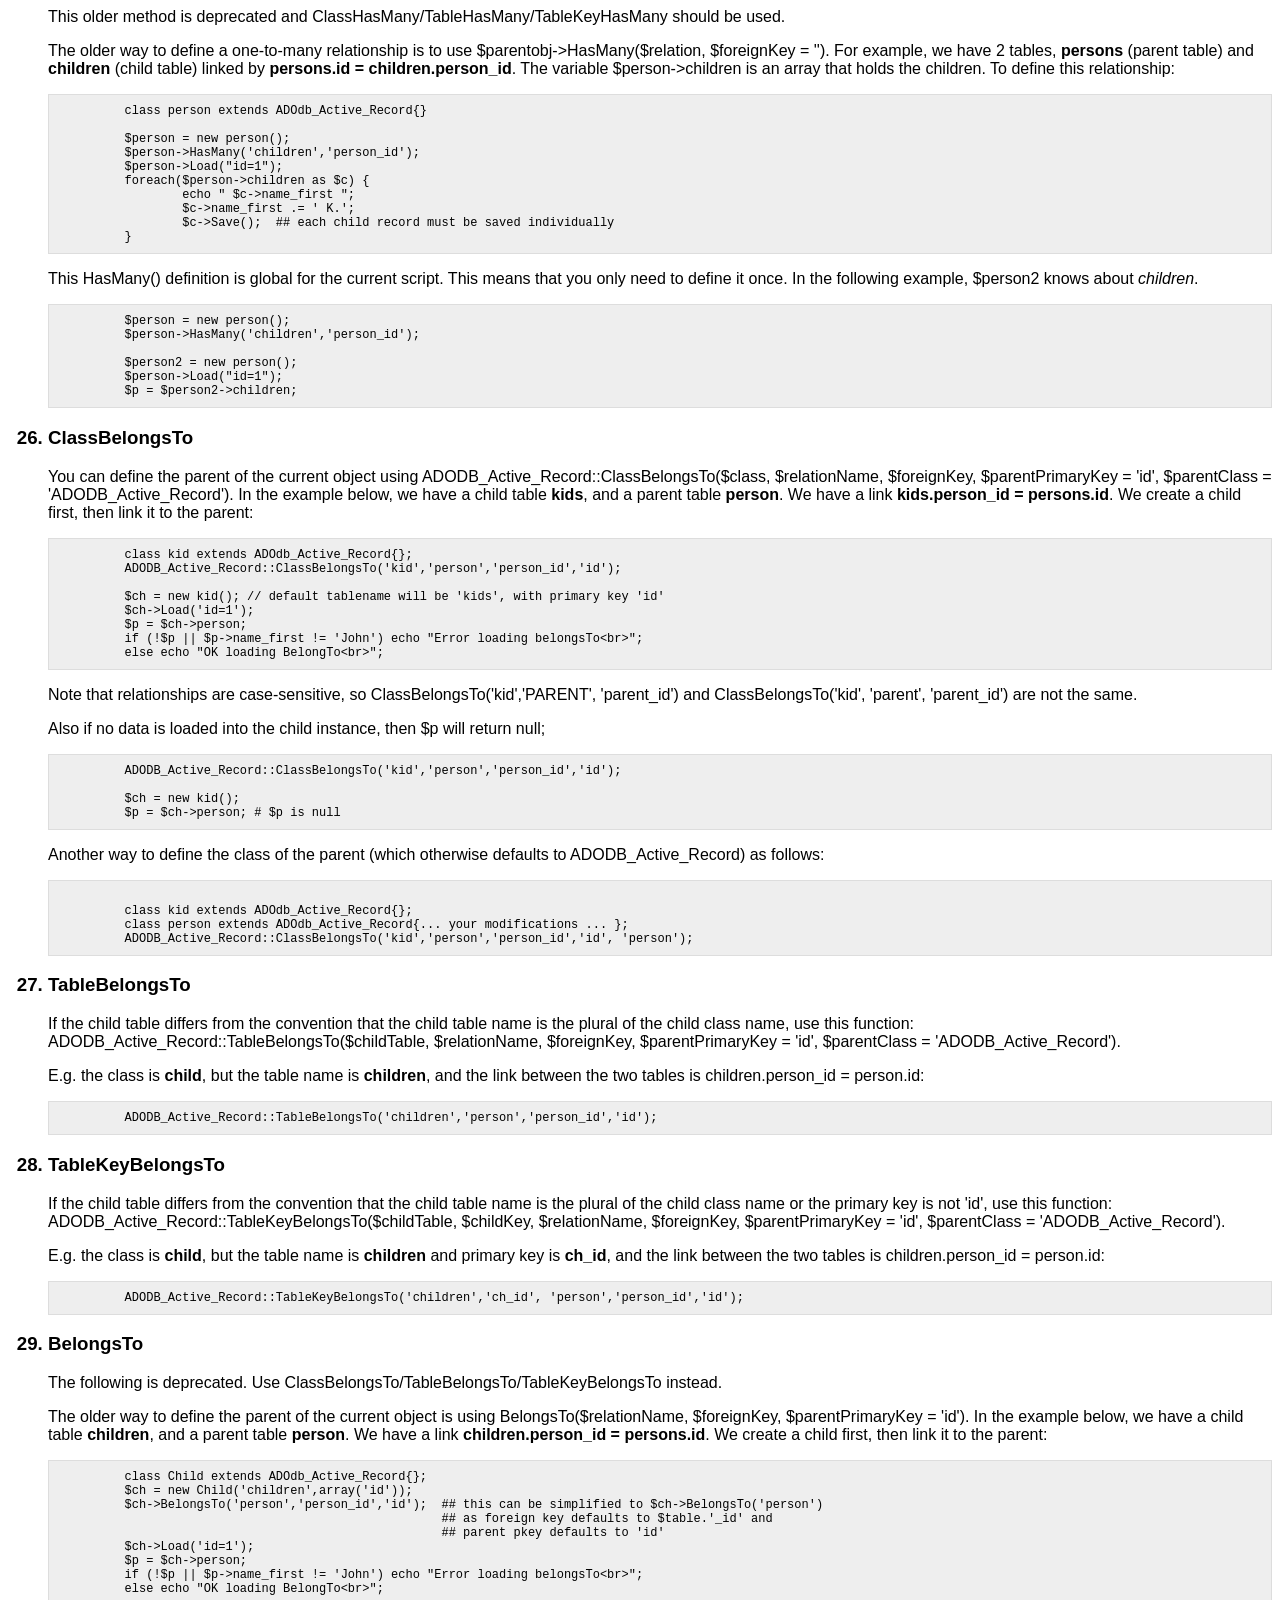
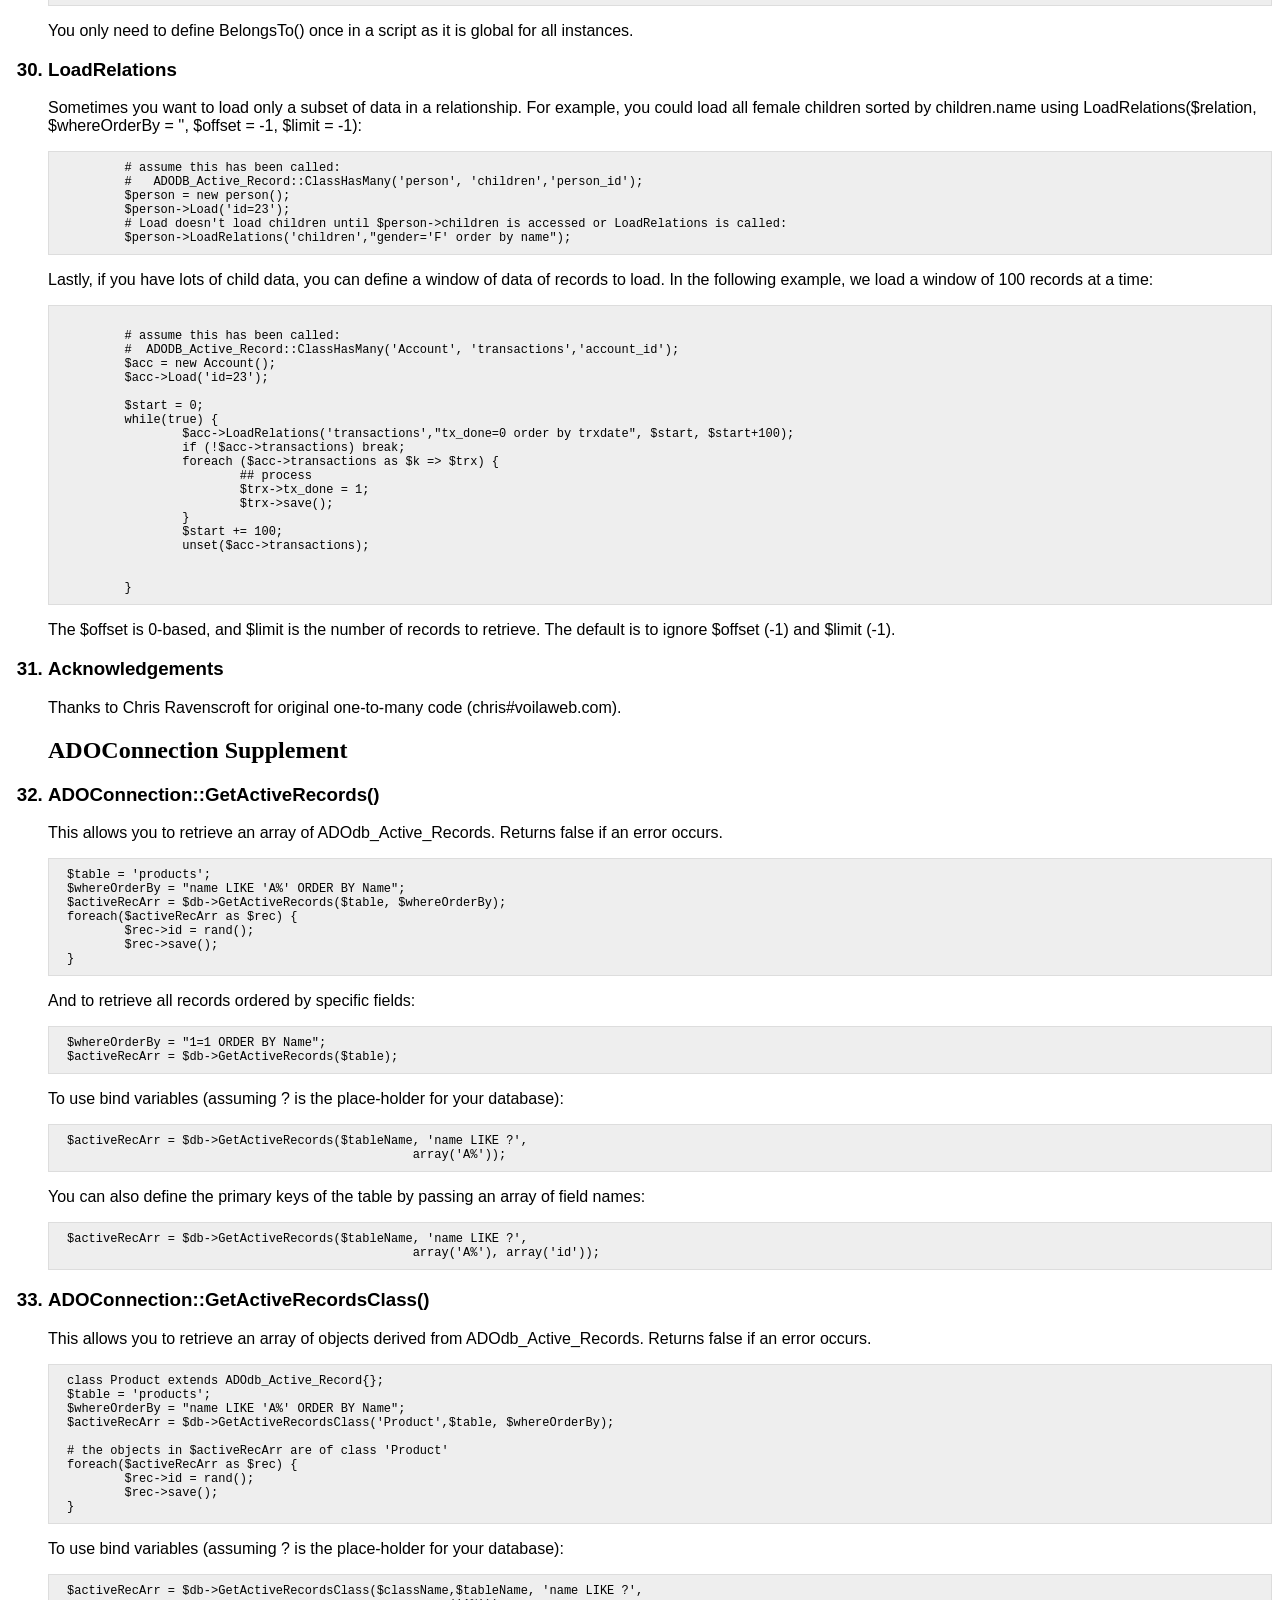
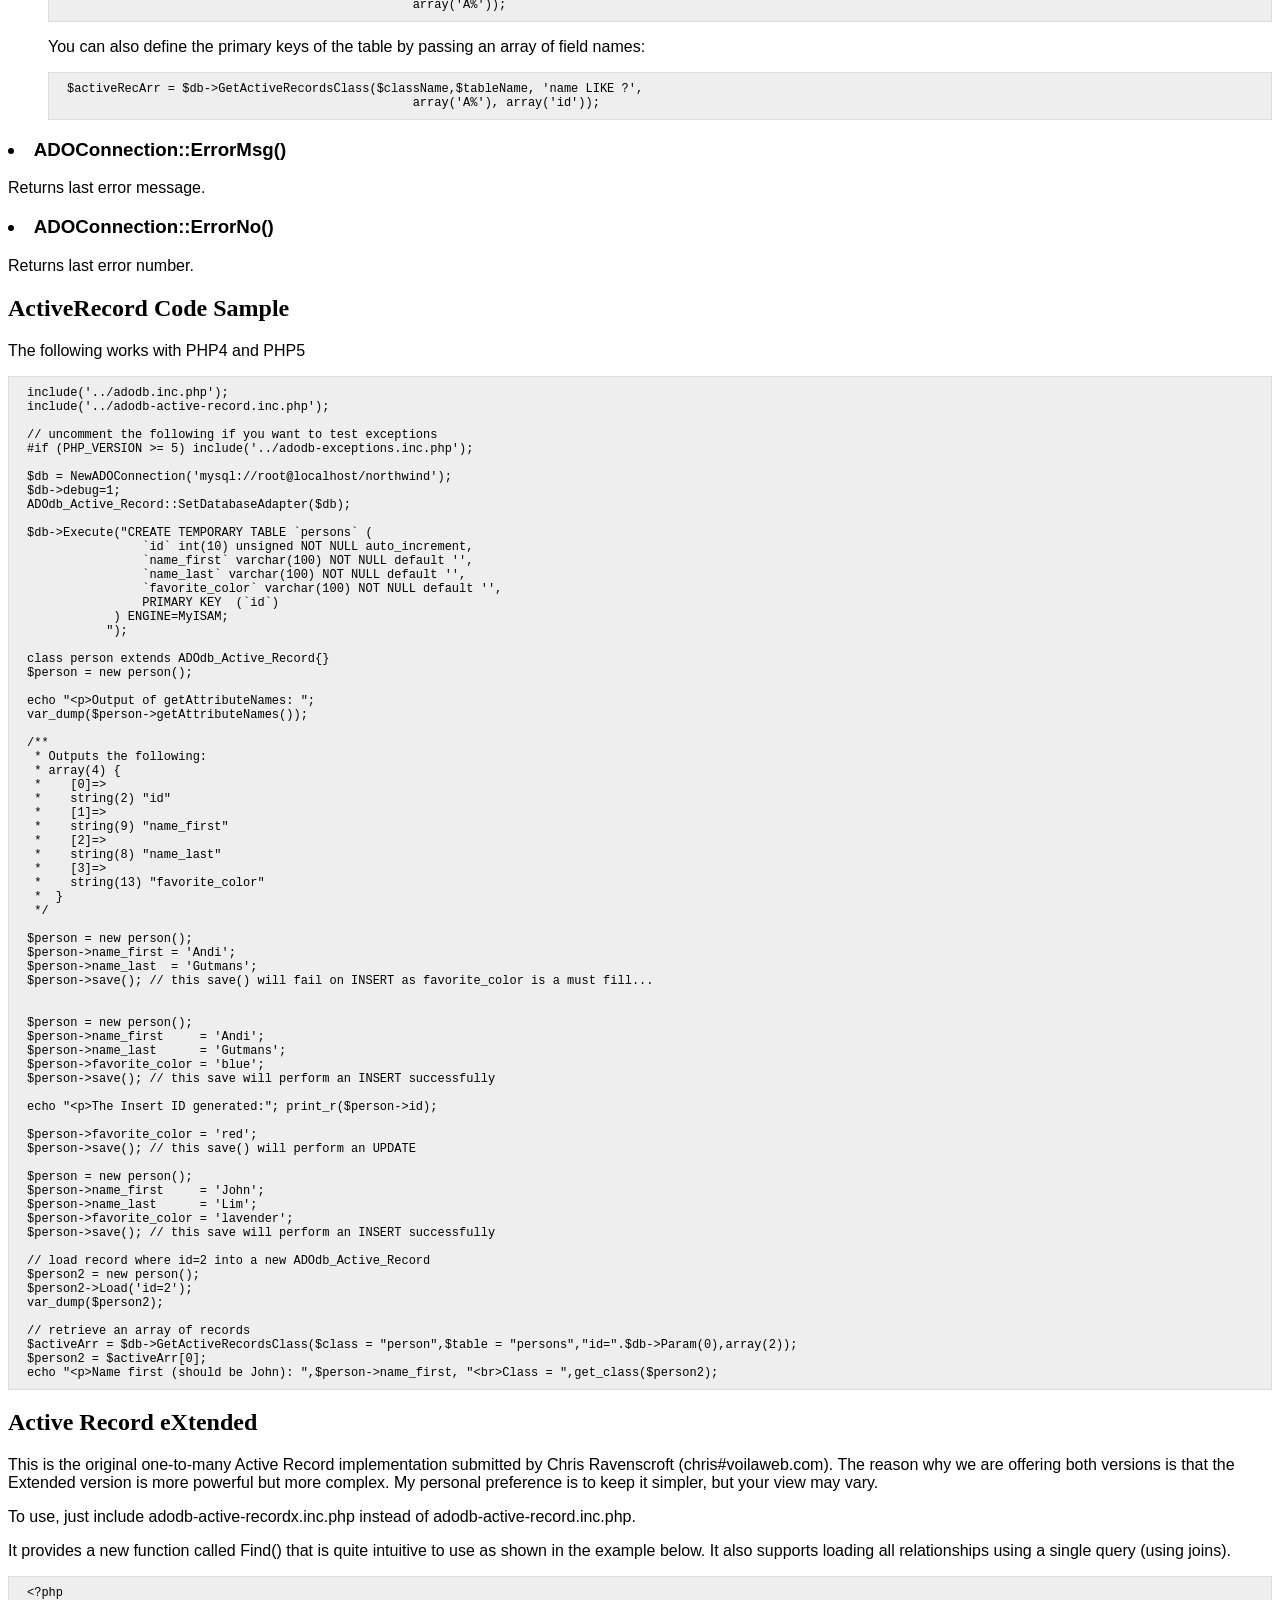
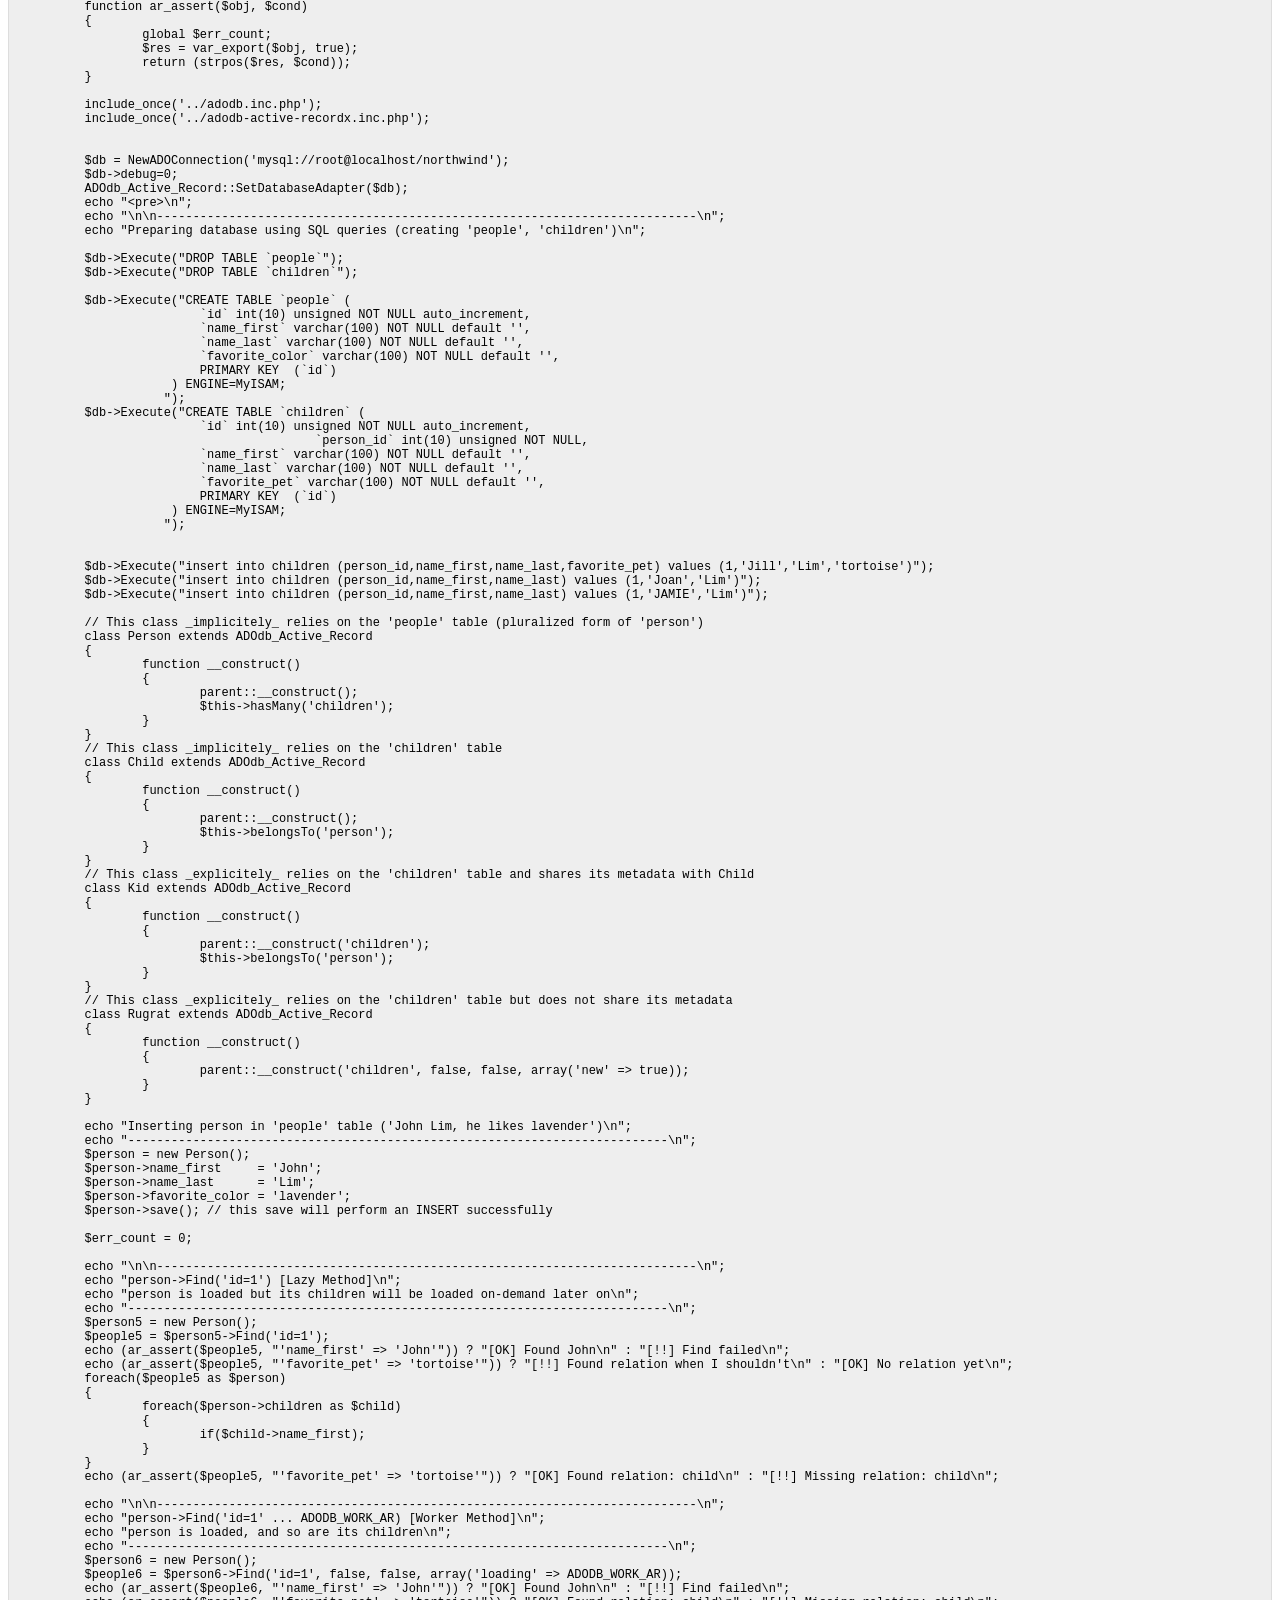
<file: PROYECTO_FINAL/proyecto_final/aplication/libs/adodb5/docs/docs-active-record.htm>
<html>
<style>
pre {
  background-color: #eee;
  padding: 0.75em 1.5em;
  font-size: 12px;
  border: 1px solid #ddd;
}

li,p {
font-family: Arial, Helvetica, sans-serif ;
}
</style>
<title>ADOdb Active Record</title>
<body>
<h1>ADOdb Active Record</h1>
<p> (c) 2000-2010 John Lim (jlim#natsoft.com)</p>
<p><font size="1">This software is dual licensed using BSD-Style and LGPL. This 
  means you can use it in compiled proprietary and commercial products.</font></p>
<p><hr>
<ol>

<h3><li>Introduction</h3>
<p>
ADOdb_Active_Record is an Object Relation Mapping (ORM) implementation using PHP. In an ORM system, the tables and rows of the database are abstracted into native PHP objects. This allows the programmer to focus more on manipulating the data and less on writing SQL queries.
<p>
This implementation differs from Zend Framework's implementation in the following ways:
<ul>
<li>Works with PHP4 and PHP5 and provides equivalent functionality in both versions of PHP.<p>
<li>ADOdb_Active_Record works when you are connected to multiple databases. Zend's only works when connected to a default database.<p>
<li>Support for $ADODB_ASSOC_CASE. The field names are upper-cased, lower-cased or left in natural case depending on this setting.<p>
<li>No field name conversion to camel-caps style, unlike Zend's implementation which will convert field names such as 'first_name' to 'firstName'.<p>
<li>NewADOConnection::GetActiveRecords() and ADOConnection::GetActiveRecordsClass() functions in adodb.inc.php.<p>
<li>Caching of table metadata so it is only queried once per table, no matter how many Active Records are created.<p>
<li>PHP5 version of ADOdb_Active_Record now supports <a href=#onetomany>one-to-many</a> relationships.<p>
<li>New adodb-active-recordx.inc.php, which is an <a href=#recordx>Active Record eXtended</a> implementation that support JOINs for higher performance when loading children, and other nice features.<p>
<li>Lots of  <a href=#additional>additional functionality</a>.<p> 
</ul>
<P>
ADOdb_Active_Record is designed upon the principles of the "ActiveRecord" design pattern, which was first described by Martin Fowler. The ActiveRecord pattern has been implemented in many forms across the spectrum of programming languages. ADOdb_Active_Record attempts to represent the database as closely to native PHP objects as possible.
<p>
ADOdb_Active_Record maps a database table to a PHP class, and each instance of that class represents a table row. Relations between tables can also be defined, allowing the ADOdb_Active_Record objects to be nested.
<p>

<h3><li>Setting the Database Connection</h3>
<p>
The first step to using  ADOdb_Active_Record is to set the default connection that an ADOdb_Active_Record objects will use to connect to a database. 

<pre>
require_once('adodb/adodb-active-record.inc.php');

$db = NewADOConnection('mysql://root:pwd@localhost/dbname');
ADOdb_Active_Record::SetDatabaseAdapter($db);
</pre>        

<h3><li>Table Rows as Objects</h3>
<p>
First, let's create a temporary table in our MySQL database that we can use for demonstrative purposes throughout the rest of this tutorial. We can do this by sending a CREATE query:

<pre>
$db->Execute("CREATE TEMPORARY TABLE `persons` (
                `id` int(10) unsigned NOT NULL auto_increment,
                `name_first` varchar(100) NOT NULL default '',
                `name_last` varchar(100) NOT NULL default '',
                `favorite_color` varchar(100) NOT NULL default '',
                PRIMARY KEY  (`id`)
            ) ENGINE=MyISAM;
           ");
 </pre>   
<p>
ADOdb_Active_Records are object representations of table rows. Each table in the database is represented by a class in PHP. To begin working with a table as a ADOdb_Active_Record, a class that extends ADOdb_Active_Record needs to be created for it.

<pre>
class person extends ADOdb_Active_Record{}
$person = new person();
</pre>   

<p>
In the above example, a new ADOdb_Active_Record object $person was created to access the "persons" table. Zend_Db_DataObject takes the name of the class, pluralizes it (according to American English rules), and assumes that this is the name of the table in the database. Also note that with MySQL, table names are case-sensitive, so your class name must match the table name's case. With other databases with case-insensitive tables, your class can be capitalized differently.
<p>
This kind of behavior is typical of ADOdb_Active_Record. It will assume as much as possible by convention rather than explicit configuration. In situations where it isn't possible to use the conventions that ADOdb_Active_Record expects, options can be overridden as we'll see later.

<h3><li>Table Columns as Object Properties</h3>
<p>
When the $person object was instantiated, ADOdb_Active_Record read the table metadata from the database itself, and then exposed the table's columns (fields) as object properties.
<p>
Our "persons" table has three fields: "name_first", "name_last", and "favorite_color". Each of these fields is now a property of the $person object. To see all these properties, use the ADOdb_Active_Record::getAttributeNames() method:
<pre>
var_dump($person->getAttributeNames());

/**
 * Outputs the following:
 * array(4) {
 *    [0]=>
 *    string(2) "id"
 *    [1]=>
 *    string(9) "name_first"
 *    [2]=>
 *    string(8) "name_last"
 *    [3]=>
 *    string(13) "favorite_color"
 *  }
 */
    </pre>   
<p>
One big difference between ADOdb and Zend's implementation is we do not automatically convert to camelCaps style.
<p>
<h3><li>Inserting and Updating a Record</h3><p>

An ADOdb_Active_Record object is a representation of a single table row. However, when our $person object is instantiated, it does not reference any particular row. It is a blank record that does not yet exist in the database. An ADOdb_Active_Record object is considered blank when its primary key is NULL. The primary key in our persons table is "id".
<p>
To insert a new record into the database, change the object's properties and then call the ADOdb_Active_Record::save() method:
<pre>
$person = new person();
$person->name_first = 'Andi';
$person->name_last  = 'Gutmans';
$person->save();
 </pre>   
<p>
Oh, no! The above code snippet does not insert a new record into the database. Instead, outputs an error:
<pre>
1048: Column 'favorite_color' cannot be null
 </pre>   
<p>
This error occurred because MySQL rejected the INSERT query that was generated by ADOdb_Active_Record. If exceptions are enabled in ADOdb and you are using PHP5, an error will be thrown. In the definition of our table, we specified all of the fields as NOT NULL; i.e., they must contain a value.
<p>
ADOdb_Active_Records are bound by the same contraints as the database tables they represent. If the field in the database cannot be NULL, the corresponding property in the ADOdb_Active_Record also cannot be NULL. In the example above, we failed to set the property $person->favoriteColor, which caused the INSERT to be rejected by MySQL.
<p>
To insert a new ADOdb_Active_Record in the database, populate all of ADOdb_Active_Record's properties so that they satisfy the constraints of the database table, and then call the save() method:
<pre>
/**
 * Calling the save() method will successfully INSERT
 * this $person into the database table.
 */
$person = new person();
$person->name_first     = 'Andi';
$person->name_last      = 'Gutmans';
$person->favorite_color = 'blue';
$person->save();
</pre>
<p>
Once this $person has been INSERTed into the database by calling save(), the primary key can now be read as a property. Since this is the first row inserted into our temporary table, its "id" will be 1:
<pre>
var_dump($person->id);

/**
 * Outputs the following:
 * string(1)
 */
 </pre>       
<p>
From this point on, updating it is simply a matter of changing the object's properties and calling the save() method again:

<pre>
$person->favorite_color = 'red';
$person->save();
   </pre>
<p>
The code snippet above will change the favorite color to red, and then UPDATE the record in the database.

<a name=additional>
<h2>ADOdb Specific Functionality</h2>
<h3><li>Setting the Table Name</h3>
<p>The default behaviour on creating an ADOdb_Active_Record is to "pluralize" the class name and
 use that as the table name. Often, this is not the case. For example, the person class could be reading 
 from the "People" table. 
<p>We provide two ways to define your own table:
<p>1. Use a constructor parameter to override the default table naming behaviour.
<pre>
	class person extends ADOdb_Active_Record{}
	$person = new person('People');
</pre>
<p>2. Define it in a class declaration:
<pre>
	class person extends ADOdb_Active_Record
	{
	var $_table = 'People';
	}
	$person = new person();
</pre>

<h3><li>$ADODB_ASSOC_CASE</h3>
<p>This allows you to control the case of field names and properties. For example, all field names in Oracle are upper-case by default. So you 
can force field names to be lowercase using $ADODB_ASSOC_CASE. Legal values are as follows:
<pre>
 0: lower-case
 1: upper-case
 2: native-case
</pre>
<p>So to force all Oracle field names to lower-case, use
<pre>
$ADODB_ASSOC_CASE = 0;
$person = new person('People');
$person->name = 'Lily';
$ADODB_ASSOC_CASE = 2;
$person2 = new person('People');
$person2->NAME = 'Lily'; 
</pre>

<p>Also see <a href=http://phplens.com/adodb/reference.constants.adodb_assoc_case.html>$ADODB_ASSOC_CASE</a>.

<h3><li>ADOdb_Active_Record::Save()</h3>
<p>
Saves a record by executing an INSERT or UPDATE SQL statement as appropriate. 
<p>Returns false on  unsuccessful INSERT, true if successsful INSERT.
<p>Returns 0 on failed UPDATE, and 1 on UPDATE if data has changed, and -1 if no data was changed, so no UPDATE statement was executed.

<h3><li>ADOdb_Active_Record::Replace()</h3>
<p>
ADOdb supports replace functionality, whereby the record is inserted if it does not exists, or updated otherwise.
<pre>
$rec = new ADOdb_Active_Record("product");
$rec->name = 'John';
$rec->tel_no = '34111145';
$ok = $rec->replace(); // 0=failure, 1=update, 2=insert
</pre>


<h3><li>ADOdb_Active_Record::Load($where)</h3>
<p>Sometimes, we want to load a single record into an Active Record. We can do so using:
<pre>
$person->load("id=3");

// or using bind parameters

$person->load("id=?", array(3));
</pre>
<p>Returns false if an error occurs.

<h3><li>ADOdb_Active_Record::Find($whereOrderBy, $bindarr=false, $pkeyArr=false)</h3>
<p>We want to retrieve an array of active records based on some search criteria. For example:
<pre>
class person extends ADOdb_Active_Record {
var $_table = 'people';
}

$person = new person();
$peopleArray = $person->Find("name like ? order by age", array('Sm%'));
</pre>

<h3><li>Quoting Identifiers</h3>
<p>You can force column names to be quoted in INSERT and UPDATE statements, typically because you are using reserved words as column names by setting
<pre>
ADODB_Active_Record::$_quoteNames = true;
</pre>
<p>Default is false.

<h3><li>Error Handling and Debugging</h3>
<p>
In PHP5, if adodb-exceptions.inc.php is included, then errors are thrown. Otherwise errors are handled by returning a value. False by default means an error has occurred. You can get the last error message using the ErrorMsg() function. 
<p>
To check for errors in ADOdb_Active_Record, do not poll ErrorMsg() as the last error message will always be returned, even if it occurred several operations ago. Do this instead:
<pre>
# right!
$ok = $rec->Save();
if (!$ok) $err = $rec->ErrorMsg();

# wrong :(
$rec->Save();
if ($rec->ErrorMsg()) echo "Wrong way to detect error";
</pre>
<p>The ADOConnection::Debug property is obeyed. So
if $db->debug is enabled, then ADOdb_Active_Record errors are also outputted to standard output and written to the browser.

<h3><li>ADOdb_Active_Record::Set()</h3>
<p>You can convert an array to an ADOdb_Active_Record using Set(). The array must be numerically indexed, and have all fields of the table defined in the array. The elements of the array must be in the table's natural order too.
<pre>
$row = $db->GetRow("select * from tablex where id=$id");

# PHP4 or PHP5 without enabling exceptions
$obj = new ADOdb_Active_Record('Products');
if ($obj->ErrorMsg()){
	echo $obj->ErrorMsg();
} else {
	$obj->Set($row);
}

# in PHP5, with exceptions enabled:

include('adodb-exceptions.inc.php');
try {
	$obj = new ADOdb_Active_Record('Products');
	$obj->Set($row);
} catch(exceptions $e) {
	echo $e->getMessage();
}
</pre>
<p>
<h3><li>Primary Keys</h3>
<p>
ADOdb_Active_Record does not require the table to have a primary key. You can insert records for such a table, but you will not be able to update nor delete. 
<p>Sometimes you are retrieving data from a view or table that has no primary key, but has a unique index. You can dynamically set the primary key of a table through the constructor:
<pre>
	$pkeys = array('category','prodcode');
	
	// set primary key using constructor
	$rec = new ADOdb_Active_Record('Products', $pkeys);
	
	// or define a new class
	class Product extends ADOdb_Active_Record {
		function __construct()
		{
			parent::__construct('Products', array('prodid'));
		}
	}
	
	$rec = new Product();
</pre>


<h3><li>Retrieval of Auto-incrementing ID</h3>
When creating a new record, the retrieval of the last auto-incrementing ID is not reliable for databases that do not support the Insert_ID() function call (check $connection->hasInsertID). In this case we perform a <b>SELECT MAX($primarykey) FROM $table</b>, which will not work reliably in a multi-user environment. You can override the ADOdb_Active_Record::LastInsertID() function in this case.

<h3><li>Dealing with Multiple Databases</h3>
<p>
Sometimes we want to load data from one database and insert it into another using ActiveRecords. This can be done using the optional parameter of the ADOdb_Active_Record constructor. In the following example, we read data from db.table1 and store it in db2.table2:
<pre>
$db = NewADOConnection(...);
$db2 = NewADOConnection(...);

ADOdb_Active_Record::SetDatabaseAdapter($db2);

$activeRecs = $db->GetActiveRecords('table1');

foreach($activeRecs as $rec) {
	$rec2 = new ADOdb_Active_Record('table2',$db2);
	$rec2->id = $rec->id;
	$rec2->name = $rec->name;
	
	$rec2->Save();
}
</pre>
<p>
If you have to pass in a primary key called "id" and the 2nd db connection in the constructor, you can do so too:
<pre>
$rec = new ADOdb_Active_Record("table1",array("id"),$db2);
</pre>
<p>You can now give a named label in SetDatabaseAdapter, allowing to determine in your class definition which database to load, using var $_dbat.
<pre>
$db1 = NewADOConnection(...); // some ADOdb DB
ADOdb_Active_Record::SetDatabaseAdapter($db1, 'mysql');
$db2 = NewADOConnection(...); // some ADOdb DB
ADOdb_Active_Record::SetDatabaseAdapter($db2, 'oracle');

class FooRecord extends ADOdb_Active_Record
{
<b>var $_dbat = 'mysql';</b>  // uses 'mysql' connection
...
}
</pre>
<h3><li>$ADODB_ACTIVE_CACHESECS</h3>
<p>You can cache the table metadata (field names, types, and other info such primary keys) in $ADODB_CACHE_DIR (which defaults to /tmp) by setting
the global variable $ADODB_ACTIVE_CACHESECS to a value greater than 0. This will be the number of seconds to cache.
 You should set this to a value of 30 seconds or greater for optimal performance.

<h3><li>Active Record Considered Bad?</h3>
<p>Although the Active Record concept is useful, you have to be aware of some pitfalls when using Active Record. The level of granularity of Active Record is individual records. It encourages code like the following, used to increase the price of all furniture products by 10%:
<pre>
 $recs = $db->GetActiveRecords("Products","category='Furniture'");
 foreach($recs as $rec) {
    $rec->price *= 1.1; // increase price by 10% for all Furniture products
    $rec->save();
 }
</pre>
Of course an UPDATE statement is superior because it's simpler and much more efficient (probably by a factor of x10 or more):
<pre>
   $db->Execute("update Products set price = price * 1.1 where category='Furniture'");
</pre>
<p>For performance sensitive code, using direct SQL will always be faster than using Active Records due to overhead and the fact that all fields in a row are retrieved (rather than only the subset you need) whenever an Active Record is loaded.

<h3><li>Transactions</h3>
<p>
The default transaction mode in ADOdb is autocommit. So that is the default with active record too. 
The general rules for managing transactions still apply. Active Record to the database is a set of insert/update/delete statements, and the db has no knowledge of active records.
<p>
Smart transactions, that does an auto-rollback if an error occurs, is still the best method to multiple activities (inserts/updates/deletes) that need to be treated as a single transaction:
<pre>
$conn->StartTrans();
$parent->save();
$child->save();
$conn->CompleteTrans();
</pre>

<a name=onetomany>
<h2>One to Many Relations</h2>
<p>Since ADOdb 5.06, we support parent child relationships. This is done using the ClassBelongsTo() and ClassHasMany() functions. 
<a name=tablehasmany>
<h3><li>ClassHasMany</h3>
<p>To globally define a one-to-many relationship we use the static function ADODB_Active_Record::ClassHasMany($class, $relation, $foreignKey = '', $foreignClass = 'ADODB_Active_Record'). For example, we have 2 tables, <strong>persons</strong> (parent table) and <strong>children</strong> (child table)
linked by <strong>persons.id = children.person_id</strong>. The variable $person->children is an array that holds the children. To define this relationship:
<pre>
	class person extends ADOdb_Active_Record{}
	ADODB_Active_Record::ClassHasMany('person', 'children','person_id');
	
	$person = new person();
	$person->Load("id=1");
	foreach($person->children as $c) {
		echo " $c->name_first ";
		$c->name_first .= ' K.';
		$c->Save();  ## each child record must be saved individually
	}
</pre>
<p>If no data is loaded, then children is set to an empty array:
<pre>
	$person2 = new person();
	$p = $person2->children;  ## $p is an empty array()
</pre>
<P>By default, data returned by HasMany() is unsorted. To define an order by clause (or define a SELECT LIMIT window), see <a href=#loadrelations>LoadRelations()</a> below. Another point is that all children are loaded only when the child member is accessed (in __get), and not when the Load() function of the parent object is called. This helps to conserve memory.

<p>To create and save new parent and child records:
<pre>

	class person extends ADOdb_Active_Record{}
	class children extends ADOdb_Active_Record{}
	ADODB_Active_Record::ClassHasMany('person', 'children','person_id');
	
	$person = new person();
	
	for ($i=0; $i<10; $i++) 
		$person->children[0] = new children('children');
	 
	 // modify fields of $person, then...
	$person->save();
	
	foreach($person->children as $c) {
		// modify fields of $c then...
		$c->save();
	}
</pre>
<p>You can have multiple relationships (warning: relations are case-sensitive, 'Children' !== 'children'):
<pre>
	ADODB_Active_Record::ClassHasMany('person', 'children','person_id');
	ADODB_Active_Record::ClassHasMany('person', 'siblings','person_id');
	$person = new person();
	$person->Load('id=1');
	var_dump($person->children);
	var_dump($person->siblings);
</pre>
<p>By default, the child class is ADOdb_Active_Record. Sometimes you might want the child class to be based on your own class which has additional functions. You can do so using the last parameter:
<pre>
	class person extends ADOdb_Active_Record{}
	class child extends ADOdb_Active_Record { .... some modifications here ... }
	ADODB_Active_Record::ClassHasMany('person', 'children','person_id', 'child');
</pre>
<p>Lastly some troubleshooting issues. We use the __get() method to set 
$p->children below. So once $p->children is defined by accessing it, we don't change the child reference, as shown below:
<pre>
	ADODB_Active_Record::ClassHasMany('person', 'children','person_id');
	$p = new person();
	$p->Load('id=1');
	# $p->children points to person_id = 1
	var_dump($p->children);
	
	$p->Load('id=2');
	# $p->children still points to person_id = 1
	var_dump($p->children); 
</pre>
<p>The solution to the above is to unset($p->children) before $p->Load('id=2').
<h3><li>TableHasMany</h3>
For some classes, the mapping between class name and table name (which is the pluralised version) might not match. For example, 
the class name might be <b>person</b>, but the table name might be <b>people</b>. So we have 2 tables, <strong>people</strong> (parent table) and <strong>children</strong> (child table)
linked by <strong>people.id = children.person_id</strong>.
<p>Then you use the following static function
 ADODB_Active_Record::TableHasMany($table, $relation, $foreignKey = '', $foreignClass = 'ADODB_Active_Record') like this:
<pre>
ADODB_Active_Record::TableHasMany('people', 'children', 'person_id')
</pre>
<h3><li>TableKeyHasMany</h3>
For some classes, the mapping between class name and table name (which is the pluralised version) might not match or the primary key is not the default <b>id</b>. For example, 
the class name might be <b>person</b>, but the table name might be <b>people</b>. So we have 2 tables, <strong>people</strong> (parent table) and <strong>children</strong> (child table)
linked by <strong>people.pid = children.person_id</strong>.
<p>Then you use the following static function
 ADODB_Active_Record::TableKeyHasMany($table, $tablePKey, $relation, $foreignKey = '', $foreignClass = 'ADODB_Active_Record') like this:
<pre>
ADODB_Active_Record::TableKeyHasMany('people', 'pid', 'children', 'person_id')
</pre>


<h3><li>A Complete ClassHasMany example</h3>
<p>Here is sample usage using mysql:
<pre>
	include_once('../adodb.inc.php');
	include_once('../adodb-active-record.inc.php');

	$db = NewADOConnection('mysql://root@localhost/northwind');
	ADOdb_Active_Record::SetDatabaseAdapter($db);

	$db->Execute("CREATE TEMPORARY TABLE `persons` (
	                `id` int(10) unsigned NOT NULL auto_increment,
	                `name_first` varchar(100) NOT NULL default '',
	                `name_last` varchar(100) NOT NULL default '',
	                `favorite_color` varchar(100) NOT NULL default '',
	                PRIMARY KEY  (`id`)
	            ) ENGINE=MyISAM;
	           ");
			   
	$db->Execute("CREATE TEMPORARY TABLE `children` (
	                `id` int(10) unsigned NOT NULL auto_increment,
					`person_id` int(10) unsigned NOT NULL,
					`gender` varchar(10) default 'F',
	                `name_first` varchar(100) NOT NULL default '',
	                `name_last` varchar(100) NOT NULL default '',
	                `favorite_pet` varchar(100) NOT NULL default '',
	                PRIMARY KEY  (`id`)
	            ) ENGINE=MyISAM;
	           ");
			   
	$db->Execute("insert into children (person_id,name_first,name_last) values (1,'Jill','Lim')");
	$db->Execute("insert into children (person_id,name_first,name_last) values (1,'Joan','Lim')");
	$db->Execute("insert into children (person_id,name_first,name_last) values (1,'JAMIE','Lim')");
			   
	class person extends ADOdb_Active_Record{}
	ADODB_Active_Record::ClassHasMany('person', 'children','person_id');	
	
	$person = new person();
	
	$person->name_first     = 'John';
	$person->name_last      = 'Lim';
	$person->favorite_color = 'lavender';
	$person->save(); // this save will perform an INSERT successfully
	
	$person2 = new person(); # no need to define HasMany() again, adodb remembers definition
	$person2->Load('id=1');
	
	$c = $person2->children;
	if (is_array($c) && sizeof($c) == 3 && $c[0]->name_first=='Jill' && $c[1]->name_first=='Joan'
		&& $c[2]->name_first == 'JAMIE') echo "OK Loaded HasMany&lt;br>";
	else {
		echo "Error loading hasMany should have 3 array elements Jill Joan Jamie&lt;br>";
	}
</pre>

<h3><li>HasMany</h3>
<p>This older method is deprecated and ClassHasMany/TableHasMany/TableKeyHasMany should be used. 
<p>The older way to define a one-to-many relationship is to use $parentobj->HasMany($relation, $foreignKey = ''). For example, we have 2 tables, <strong>persons</strong> (parent table) and <strong>children</strong> (child table)
linked by <strong>persons.id = children.person_id</strong>. The variable $person->children is an array that holds the children. To define this relationship:
<pre>
	class person extends ADOdb_Active_Record{}
	
	$person = new person();
	$person->HasMany('children','person_id');
	$person->Load("id=1");
	foreach($person->children as $c) {
		echo " $c->name_first ";
		$c->name_first .= ' K.';
		$c->Save();  ## each child record must be saved individually
	}
</pre>
<p>This HasMany() definition is global for the current script. This means that you only need to define it once. In the following example, $person2 knows about <em>children</em>.
<pre>
	$person = new person();
	$person->HasMany('children','person_id');
	
	$person2 = new person();
	$person->Load("id=1");
	$p = $person2->children;
</pre>


<h3><li>ClassBelongsTo</h3>
<p>You can define the parent of the current object using ADODB_Active_Record::ClassBelongsTo($class, $relationName, $foreignKey, $parentPrimaryKey = 'id', $parentClass = 'ADODB_Active_Record'). In the example below,
we have a child table <strong>kids</strong>, and a parent table <strong>person</strong>. We have a link <strong>kids.person_id = persons.id</strong>. We create a child first, then link it to the parent:
<pre>
	class kid extends ADOdb_Active_Record{};
	ADODB_Active_Record::ClassBelongsTo('kid','person','person_id','id'); 

	$ch = new kid(); // default tablename will be 'kids', with primary key 'id' 
	$ch->Load('id=1');
	$p = $ch->person;
	if (!$p || $p->name_first != 'John') echo "Error loading belongsTo&lt;br>";
	else echo "OK loading BelongTo&lt;br>";
</pre>
<p>
<p>Note that relationships are case-sensitive, so ClassBelongsTo('kid','PARENT', 'parent_id') and ClassBelongsTo('kid', 'parent', 'parent_id') are not the same. 
<p>Also if no data is loaded into the child instance, then $p will return null;
<pre>
	ADODB_Active_Record::ClassBelongsTo('kid','person','person_id','id'); 
	
	$ch = new kid();
	$p = $ch->person; # $p is null
</pre>
<p>Another way to define the class of the parent (which otherwise defaults to ADODB_Active_Record) as follows:
<pre>

	class kid extends ADOdb_Active_Record{};
	class person extends ADOdb_Active_Record{... your modifications ... };
	ADODB_Active_Record::ClassBelongsTo('kid','person','person_id','id', 'person'); 
</pre>
<h3><li>TableBelongsTo</h3>
<p>If the child table differs from the convention that the child table name is the plural of the child class name, use this function:
ADODB_Active_Record::TableBelongsTo($childTable, $relationName, $foreignKey, $parentPrimaryKey = 'id', $parentClass = 'ADODB_Active_Record').
<p>E.g. the class is <b>child</b>, but the table name is <b>children</b>, and the link between the two tables is children.person_id = person.id:
<pre>
	ADODB_Active_Record::TableBelongsTo('children','person','person_id','id');
</pre>
<h3><li>TableKeyBelongsTo</h3>
<p>If the child table differs from the convention that the child table name is the plural of the child class name or the primary key is not 'id', use this function:
ADODB_Active_Record::TableKeyBelongsTo($childTable, $childKey, $relationName, $foreignKey, $parentPrimaryKey = 'id', $parentClass = 'ADODB_Active_Record').
<p>E.g. the class is <b>child</b>, but the table name is <b>children</b> and primary key is <b>ch_id</b>, and the link between the two tables is children.person_id = person.id:
<pre>
	ADODB_Active_Record::TableKeyBelongsTo('children','ch_id', 'person','person_id','id');
</pre>
<h3><li>BelongsTo</h3>
<p>The following is deprecated. Use ClassBelongsTo/TableBelongsTo/TableKeyBelongsTo instead.
<p>The older way to define the parent of the current object is using BelongsTo($relationName, $foreignKey, $parentPrimaryKey = 'id'). In the example below,
we have a child table <strong>children</strong>, and a parent table <strong>person</strong>. We have a link <strong>children.person_id = persons.id</strong>. We create a child first, then link it to the parent:
<pre>
	class Child extends ADOdb_Active_Record{};
	$ch = new Child('children',array('id'));
	$ch->BelongsTo('person','person_id','id');  ## this can be simplified to $ch->BelongsTo('person')
	                                            ## as foreign key defaults to $table.'_id' and 
	                                            ## parent pkey defaults to 'id' 
	$ch->Load('id=1');
	$p = $ch->person;
	if (!$p || $p->name_first != 'John') echo "Error loading belongsTo&lt;br>";
	else echo "OK loading BelongTo&lt;br>";
</pre>
<p>You only need to define BelongsTo() once in a script as it is global for all instances. 
<a name=loadrelations>
<h3><li>LoadRelations</h3>
<p>Sometimes you want to load only a subset of data in a relationship. For example, you could load all female children sorted by children.name
using LoadRelations($relation, $whereOrderBy = '', $offset = -1, $limit = -1):
<pre>
	# assume this has been called: 
	#   ADODB_Active_Record::ClassHasMany('person', 'children','person_id');
	$person = new person(); 
	$person->Load('id=23');  
	# Load doesn't load children until $person->children is accessed or LoadRelations is called:
	$person->LoadRelations('children',"gender='F' order by name");
</pre>
<p>Lastly, if you have lots of child data, you can define a window of data of records to load. In the following
example, we load a window of 100 records at a time:
<pre>

	# assume this has been called: 
	#  ADODB_Active_Record::ClassHasMany('Account', 'transactions','account_id'); 
	$acc = new Account();
	$acc->Load('id=23');
	
	$start = 0;
	while(true) {
		$acc->LoadRelations('transactions',"tx_done=0 order by trxdate", $start, $start+100);
		if (!$acc->transactions) break;
		foreach ($acc->transactions as $k => $trx) {
			## process
			$trx->tx_done = 1;
			$trx->save();
		}
		$start += 100;
		unset($acc->transactions);


	}
</pre>
<p>The $offset is 0-based, and $limit is the number of records to retrieve. The default is to ignore $offset (-1) and $limit (-1).
<h3><li>Acknowledgements</h3>
<p>Thanks to Chris Ravenscroft for original one-to-many code (chris#voilaweb.com).
<h2>ADOConnection Supplement</h2>

<h3><li>ADOConnection::GetActiveRecords()</h3>
<p>
This allows you to retrieve an array of ADOdb_Active_Records. Returns false if an error occurs.
<pre>
$table = 'products';
$whereOrderBy = "name LIKE 'A%' ORDER BY Name";
$activeRecArr = $db->GetActiveRecords($table, $whereOrderBy);
foreach($activeRecArr as $rec) {
	$rec->id = rand();
	$rec->save();
}
</pre>
<p>
And to retrieve all records ordered by specific fields:
<pre>
$whereOrderBy = "1=1 ORDER BY Name";
$activeRecArr = $db->GetActiveRecords($table);
</pre>
<p>
To use bind variables (assuming ? is the place-holder for your database):
<pre>
$activeRecArr = $db->GetActiveRecords($tableName, 'name LIKE ?',
						array('A%'));
</pre>
<p>You can also define the primary keys of the table by passing an array of field names:
<pre>
$activeRecArr = $db->GetActiveRecords($tableName, 'name LIKE ?',
						array('A%'), array('id'));
</pre>

<h3><li>ADOConnection::GetActiveRecordsClass()</h3>
<p>
This allows you to retrieve an array of objects derived from ADOdb_Active_Records. Returns false if an error occurs.
<pre>
class Product extends ADOdb_Active_Record{};
$table = 'products';
$whereOrderBy = "name LIKE 'A%' ORDER BY Name";
$activeRecArr = $db->GetActiveRecordsClass('Product',$table, $whereOrderBy);

# the objects in $activeRecArr are of class 'Product'
foreach($activeRecArr as $rec) {
	$rec->id = rand();
	$rec->save();
}
</pre>
<p>
To use bind variables (assuming ? is the place-holder for your database):
<pre>
$activeRecArr = $db->GetActiveRecordsClass($className,$tableName, 'name LIKE ?',
						array('A%'));
</pre>
<p>You can also define the primary keys of the table by passing an array of field names:
<pre>
$activeRecArr = $db->GetActiveRecordsClass($className,$tableName, 'name LIKE ?',
						array('A%'), array('id'));
</pre>

</ol>

<h3><li>ADOConnection::ErrorMsg()</h3>
<p>Returns last error message.
<h3><li>ADOConnection::ErrorNo()</h3>
<p>Returns last error number.

<h2>ActiveRecord Code Sample</h2>
<p>The following works with PHP4 and PHP5
<pre>
include('../adodb.inc.php');
include('../adodb-active-record.inc.php');

// uncomment the following if you want to test exceptions
#if (PHP_VERSION >= 5) include('../adodb-exceptions.inc.php');

$db = NewADOConnection('mysql://root@localhost/northwind');
$db->debug=1;
ADOdb_Active_Record::SetDatabaseAdapter($db);

$db->Execute("CREATE TEMPORARY TABLE `persons` (
                `id` int(10) unsigned NOT NULL auto_increment,
                `name_first` varchar(100) NOT NULL default '',
                `name_last` varchar(100) NOT NULL default '',
                `favorite_color` varchar(100) NOT NULL default '',
                PRIMARY KEY  (`id`)
            ) ENGINE=MyISAM;
           ");
		   
class person extends ADOdb_Active_Record{}
$person = new person();

echo "&lt;p>Output of getAttributeNames: ";
var_dump($person->getAttributeNames());

/**
 * Outputs the following:
 * array(4) {
 *    [0]=>
 *    string(2) "id"
 *    [1]=>
 *    string(9) "name_first"
 *    [2]=>
 *    string(8) "name_last"
 *    [3]=>
 *    string(13) "favorite_color"
 *  }
 */

$person = new person();
$person->name_first = 'Andi';
$person->name_last  = 'Gutmans';
$person->save(); // this save() will fail on INSERT as favorite_color is a must fill...


$person = new person();
$person->name_first     = 'Andi';
$person->name_last      = 'Gutmans';
$person->favorite_color = 'blue';
$person->save(); // this save will perform an INSERT successfully

echo "&lt;p>The Insert ID generated:"; print_r($person->id);

$person->favorite_color = 'red';
$person->save(); // this save() will perform an UPDATE

$person = new person();
$person->name_first     = 'John';
$person->name_last      = 'Lim';
$person->favorite_color = 'lavender';
$person->save(); // this save will perform an INSERT successfully

// load record where id=2 into a new ADOdb_Active_Record
$person2 = new person();
$person2->Load('id=2');
var_dump($person2);

// retrieve an array of records
$activeArr = $db->GetActiveRecordsClass($class = "person",$table = "persons","id=".$db->Param(0),array(2));
$person2 = $activeArr[0];
echo "&lt;p>Name first (should be John): ",$person->name_first, "&lt;br>Class = ",get_class($person2);	
</pre>



<a name=recordx>
<h2>Active Record eXtended</h2>
<p>This is the original one-to-many Active Record implementation submitted by
Chris Ravenscroft  (chris#voilaweb.com). The reason why we are offering both versions is that the Extended version
is more powerful but more complex. My personal preference is to keep it simpler, but your view may vary. 
<p>To use, just include adodb-active-recordx.inc.php instead of adodb-active-record.inc.php.
<p>It provides a new function called Find() that is quite intuitive to use as shown in the example below. It also supports loading all relationships using a single query (using joins).
<pre>
&lt;?php
	function ar_assert($obj, $cond)
	{
		global $err_count;
		$res = var_export($obj, true);
		return (strpos($res, $cond));
	}

	include_once('../adodb.inc.php');
	include_once('../adodb-active-recordx.inc.php');
	

	$db = NewADOConnection('mysql://root@localhost/northwind');
	$db->debug=0;
	ADOdb_Active_Record::SetDatabaseAdapter($db);
	echo "&lt;pre>\n";
	echo "\n\n---------------------------------------------------------------------------\n";
	echo "Preparing database using SQL queries (creating 'people', 'children')\n";

	$db->Execute("DROP TABLE `people`");
	$db->Execute("DROP TABLE `children`");

	$db->Execute("CREATE TABLE `people` (
	                `id` int(10) unsigned NOT NULL auto_increment,
	                `name_first` varchar(100) NOT NULL default '',
	                `name_last` varchar(100) NOT NULL default '',
	                `favorite_color` varchar(100) NOT NULL default '',
	                PRIMARY KEY  (`id`)
	            ) ENGINE=MyISAM;
	           ");
	$db->Execute("CREATE TABLE `children` (
	                `id` int(10) unsigned NOT NULL auto_increment,
					`person_id` int(10) unsigned NOT NULL,
	                `name_first` varchar(100) NOT NULL default '',
	                `name_last` varchar(100) NOT NULL default '',
	                `favorite_pet` varchar(100) NOT NULL default '',
	                PRIMARY KEY  (`id`)
	            ) ENGINE=MyISAM;
	           ");
			   
	
	$db->Execute("insert into children (person_id,name_first,name_last,favorite_pet) values (1,'Jill','Lim','tortoise')");
	$db->Execute("insert into children (person_id,name_first,name_last) values (1,'Joan','Lim')");
	$db->Execute("insert into children (person_id,name_first,name_last) values (1,'JAMIE','Lim')");
			   
	// This class _implicitely_ relies on the 'people' table (pluralized form of 'person')
	class Person extends ADOdb_Active_Record
	{
		function __construct()
		{
			parent::__construct();
			$this->hasMany('children');
		}
	}
	// This class _implicitely_ relies on the 'children' table
	class Child extends ADOdb_Active_Record
	{
		function __construct()
		{
			parent::__construct();
			$this->belongsTo('person');
		}
	}
	// This class _explicitely_ relies on the 'children' table and shares its metadata with Child
	class Kid extends ADOdb_Active_Record
	{
		function __construct()
		{
			parent::__construct('children');
			$this->belongsTo('person');
		}
	}
	// This class _explicitely_ relies on the 'children' table but does not share its metadata
	class Rugrat extends ADOdb_Active_Record
	{
		function __construct()
		{
			parent::__construct('children', false, false, array('new' => true));
		}
	}
	
	echo "Inserting person in 'people' table ('John Lim, he likes lavender')\n";
	echo "---------------------------------------------------------------------------\n";
	$person = new Person();
	$person->name_first     = 'John';
	$person->name_last      = 'Lim';
	$person->favorite_color = 'lavender';
	$person->save(); // this save will perform an INSERT successfully

	$err_count = 0;

	echo "\n\n---------------------------------------------------------------------------\n";
	echo "person->Find('id=1') [Lazy Method]\n";
	echo "person is loaded but its children will be loaded on-demand later on\n";
	echo "---------------------------------------------------------------------------\n";
	$person5 = new Person();
	$people5 = $person5->Find('id=1');
	echo (ar_assert($people5, "'name_first' => 'John'")) ? "[OK] Found John\n" : "[!!] Find failed\n";
	echo (ar_assert($people5, "'favorite_pet' => 'tortoise'")) ? "[!!] Found relation when I shouldn't\n" : "[OK] No relation yet\n";
	foreach($people5 as $person)
	{
		foreach($person->children as $child)
		{
			if($child->name_first);
		}
	}
	echo (ar_assert($people5, "'favorite_pet' => 'tortoise'")) ? "[OK] Found relation: child\n" : "[!!] Missing relation: child\n";

	echo "\n\n---------------------------------------------------------------------------\n";
	echo "person->Find('id=1' ... ADODB_WORK_AR) [Worker Method]\n";
	echo "person is loaded, and so are its children\n";
	echo "---------------------------------------------------------------------------\n";
	$person6 = new Person();
	$people6 = $person6->Find('id=1', false, false, array('loading' => ADODB_WORK_AR));
	echo (ar_assert($people6, "'name_first' => 'John'")) ? "[OK] Found John\n" : "[!!] Find failed\n";
	echo (ar_assert($people6, "'favorite_pet' => 'tortoise'")) ? "[OK] Found relation: child\n" : "[!!] Missing relation: child\n";

	echo "\n\n---------------------------------------------------------------------------\n";
	echo "person->Find('id=1' ... ADODB_JOIN_AR) [Join Method]\n";
	echo "person and its children are loaded using a single query\n";
	echo "---------------------------------------------------------------------------\n";
	$person7 = new Person();
	// When I specifically ask for a join, I have to specify which table id I am looking up
	// otherwise the SQL parser will wonder which table's id that would be.
	$people7 = $person7->Find('people.id=1', false, false, array('loading' => ADODB_JOIN_AR));
	echo (ar_assert($people7, "'name_first' => 'John'")) ? "[OK] Found John\n" : "[!!] Find failed\n";
	echo (ar_assert($people7, "'favorite_pet' => 'tortoise'")) ? "[OK] Found relation: child\n" : "[!!] Missing relation: child\n";
	
	echo "\n\n---------------------------------------------------------------------------\n";
	echo "person->Load('people.id=1') [Join Method]\n";
	echo "Load() always uses the join method since it returns only one row\n";
	echo "---------------------------------------------------------------------------\n";
	$person2 = new Person();
	// Under the hood, Load(), since it returns only one row, always perform a join
	// Therefore we need to clarify which id we are talking about.
	$person2->Load('people.id=1');
	echo (ar_assert($person2, "'name_first' => 'John'")) ? "[OK] Found John\n" : "[!!] Find failed\n";
	echo (ar_assert($person2, "'favorite_pet' => 'tortoise'")) ? "[OK] Found relation: child\n" : "[!!] Missing relation: child\n";

	echo "\n\n---------------------------------------------------------------------------\n";
	echo "child->Load('children.id=1') [Join Method]\n";
	echo "We are now loading from the 'children' table, not from 'people'\n";
	echo "---------------------------------------------------------------------------\n";
	$ch = new Child();
	$ch->Load('children.id=1');
	echo (ar_assert($ch, "'name_first' => 'Jill'")) ? "[OK] Found Jill\n" : "[!!] Find failed\n";
	echo (ar_assert($ch, "'favorite_color' => 'lavender'")) ? "[OK] Found relation: person\n" : "[!!] Missing relation: person\n";

	echo "\n\n---------------------------------------------------------------------------\n";
	echo "child->Find('children.id=1' ... ADODB_WORK_AR) [Worker Method]\n";
	echo "---------------------------------------------------------------------------\n";
	$ch2 = new Child();
	$ach2 = $ch2->Find('id=1', false, false, array('loading' => ADODB_WORK_AR));
	echo (ar_assert($ach2, "'name_first' => 'Jill'")) ? "[OK] Found Jill\n" : "[!!] Find failed\n";
	echo (ar_assert($ach2, "'favorite_color' => 'lavender'")) ? "[OK] Found relation: person\n" : "[!!] Missing relation: person\n";

	echo "\n\n---------------------------------------------------------------------------\n";
	echo "kid->Find('children.id=1' ... ADODB_WORK_AR) [Worker Method]\n";
	echo "Where we see that kid shares relationships with child because they are stored\n";
	echo "in the common table's metadata structure.\n";
	echo "---------------------------------------------------------------------------\n";
	$ch3 = new Kid('children');
	$ach3 = $ch3->Find('children.id=1', false, false, array('loading' => ADODB_WORK_AR));
	echo (ar_assert($ach3, "'name_first' => 'Jill'")) ? "[OK] Found Jill\n" : "[!!] Find failed\n";
	echo (ar_assert($ach3, "'favorite_color' => 'lavender'")) ? "[OK] Found relation: person\n" : "[!!] Missing relation: person\n";

	echo "\n\n---------------------------------------------------------------------------\n";
	echo "kid->Find('children.id=1' ... ADODB_LAZY_AR) [Lazy Method]\n";
	echo "Of course, lazy loading also retrieve medata information...\n";
	echo "---------------------------------------------------------------------------\n";
	$ch32 = new Kid('children');
	$ach32 = $ch32->Find('children.id=1', false, false, array('loading' => ADODB_LAZY_AR));
	echo (ar_assert($ach32, "'name_first' => 'Jill'")) ? "[OK] Found Jill\n" : "[!!] Find failed\n";
	echo (ar_assert($ach32, "'favorite_color' => 'lavender'")) ? "[!!] Found relation when I shouldn't\n" : "[OK] No relation yet\n";
	foreach($ach32 as $akid)
	{
		if($akid->person);
	}
	echo (ar_assert($ach32, "'favorite_color' => 'lavender'")) ? "[OK] Found relation: person\n" : "[!!] Missing relation: person\n";
	
	echo "\n\n---------------------------------------------------------------------------\n";
	echo "rugrat->Find('children.id=1' ... ADODB_WORK_AR) [Worker Method]\n";
	echo "In rugrat's constructor it is specified that\nit must forget any existing relation\n";
	echo "---------------------------------------------------------------------------\n";
	$ch4 = new Rugrat('children');
	$ach4 = $ch4->Find('children.id=1', false, false, array('loading' => ADODB_WORK_AR));
	echo (ar_assert($ach4, "'name_first' => 'Jill'")) ? "[OK] Found Jill\n" : "[!!] Find failed\n";
	echo (ar_assert($ach4, "'favorite_color' => 'lavender'")) ? "[!!] Found relation when I shouldn't\n" : "[OK] No relation found\n";

	echo "\n\n---------------------------------------------------------------------------\n";
	echo "kid->Find('children.id=1' ... ADODB_WORK_AR) [Worker Method]\n";
	echo "Note how only rugrat forgot its relations - kid is fine.\n";
	echo "---------------------------------------------------------------------------\n";
	$ch5 = new Kid('children');
	$ach5 = $ch5->Find('children.id=1', false, false, array('loading' => ADODB_WORK_AR));
	echo (ar_assert($ach5, "'name_first' => 'Jill'")) ? "[OK] Found Jill\n" : "[!!] Find failed\n";
	echo (ar_assert($ach5, "'favorite_color' => 'lavender'")) ? "[OK] I did not forget relation: person\n" : "[!!] I should not have forgotten relation: person\n";
	
	echo "\n\n---------------------------------------------------------------------------\n";
	echo "rugrat->Find('children.id=1' ... ADODB_WORK_AR) [Worker Method]\n";
	echo "---------------------------------------------------------------------------\n";
	$ch6 = new Rugrat('children');
	$ch6s = $ch6->Find('children.id=1', false, false, array('loading' => ADODB_WORK_AR));
	$ach6 = $ch6s[0];
	echo (ar_assert($ach6, "'name_first' => 'Jill'")) ? "[OK] Found Jill\n" : "[!!] Find failed\n";
	echo (ar_assert($ach6, "'favorite_color' => 'lavender'")) ? "[!!] Found relation when I shouldn't\n" : "[OK] No relation yet\n";
	echo "\nLoading relations:\n";
	$ach6->belongsTo('person');
	$ach6->LoadRelations('person', 'order by id', 0, 2);
	echo (ar_assert($ach6, "'favorite_color' => 'lavender'")) ? "[OK] Found relation: person\n" : "[!!] Missing relation: person\n";

	echo "\n\n---------------------------------------------------------------------------\n";
	echo "Test suite complete.\n";
	echo "---------------------------------------------------------------------------\n";
?>
</pre>
 <h3>Todo (Code Contributions welcome)</h3>
 <p>Check _original and current field values before update, only update changes. Also if the primary key value is changed, then on update, we should save and use the original primary key values in the WHERE clause!

 <p>PHP5 specific:  Make GetActiveRecords*() return an Iterator.
 <p>PHP5 specific: Change PHP5 implementation of Active Record to use __get() and __set() for better performance.

<h3> Change Log</h3>
<p>0.93
<p>You can force column names to be quoted in INSERT and UPDATE statements, typically because you are using reserved words as column names by setting
ADODB_Active_Record::$_quoteNames = true;

<p>0.92
<p>Fixed some issues with incompatible fetch modes (ADODB_FETCH_ASSOC) causing problems in UpdateActiveTable.
<p>Added support for functions that support predefining one-to-many relationships:<br> 
&nbsp; <i>ClassHasMany ClassBelongsTo TableHasMany TableBelongsTo TableKeyHasMany TableKeyBelongsTo</i>. <br>
<p>You can also define your child/parent class in these functions, instead of the default ADODB_Active_Record.

<P>0.91
<p>HasMany hardcoded primary key field name to "id". Fixed.

<p>0.90
<p>Support for belongsTo and hasMany. Thanks to Chris Ravenscroft (chris#voilaweb.com).
<p>Added LoadRelations().

<p>0.08
Added support for assoc arrays in Set().

<p>0.07
<p>$ADODB_ASSOC_CASE=2 did not work properly. Fixed.
<p>Added === check in ADODB_SetDatabaseAdapter for $db, adodb-active-record.inc.php. Thx Christian Affolter.

<p>0.06
<p>Added ErrorNo().
<p>Fixed php 5.2.0 compat issues.
 
<p>0.05
<p>If inserting a record and the value of a primary key field is null, then we do not insert that field in as
we assume it is an auto-increment field. Needed by mssql.

<p>0.04 5 June 2006 <br>
<p>Added support for declaring table name in $_table in class declaration. Thx Bill Dueber for idea.
<p>Added find($where,$bindarr=false) method to retrieve an array of active record objects.

<p>0.03 <br>
- Now we only update fields that have changed, using $this->_original.<br>
- We do not include auto_increment fields in replace(). Thx Travis Cline<br>
- Added ADODB_ACTIVE_CACHESECS.<br>

<p>0.02 <br>
- Much better error handling. ErrorMsg() implemented. Throw implemented if adodb-exceptions.inc.php detected.<br>
- You can now define the primary keys of the view or table you are accessing manually.<br>
- The Active Record allows you to create an object which does not have a primary key. You can INSERT but not UPDATE in this case.
- Set() documented.<br>
- Fixed _pluralize bug with y suffix.

<p>
 0.01 6 Mar 2006<br>
- Fixed handling of nulls when saving (it didn't save nulls, saved them as '').<br>
- Better error handling messages.<br>
- Factored out a new method GetPrimaryKeys().<br>
 <p>
 0.00 5 Mar 2006<br>
 1st release
</body>
</html>
</file>
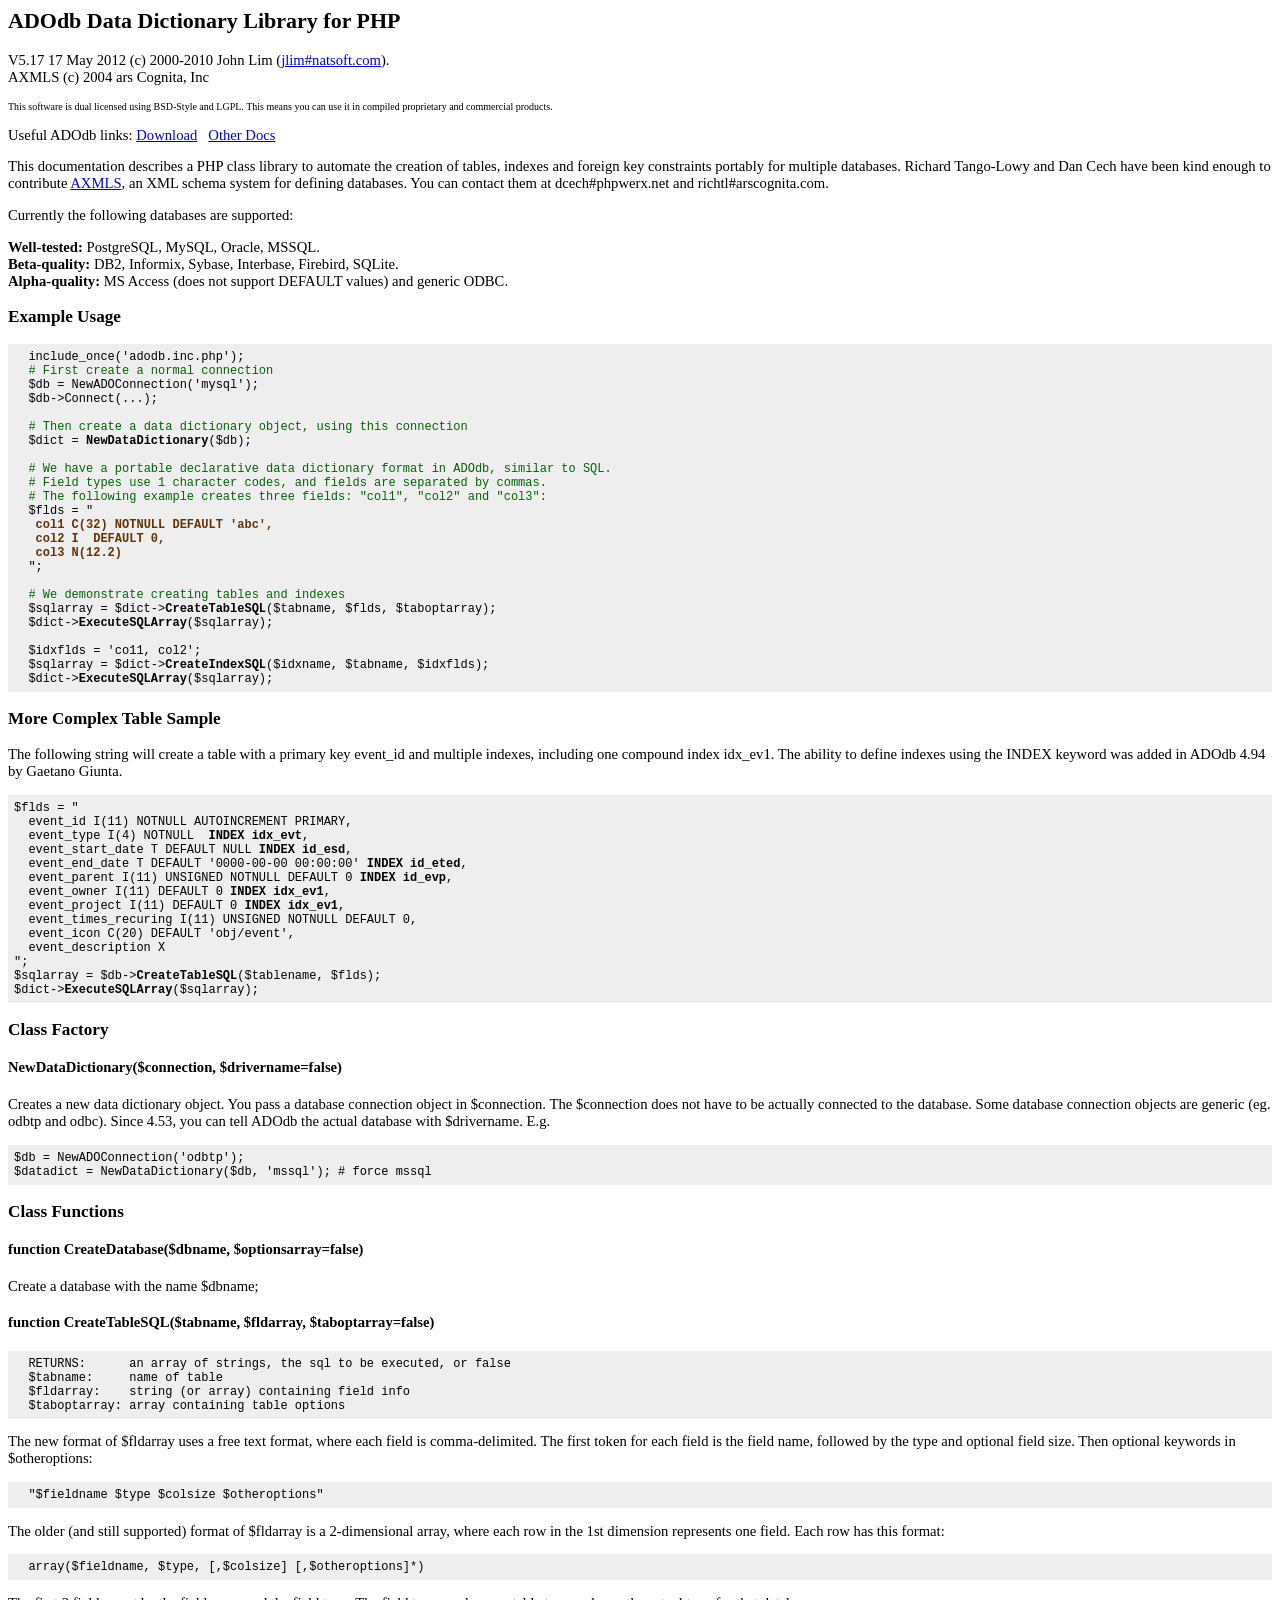
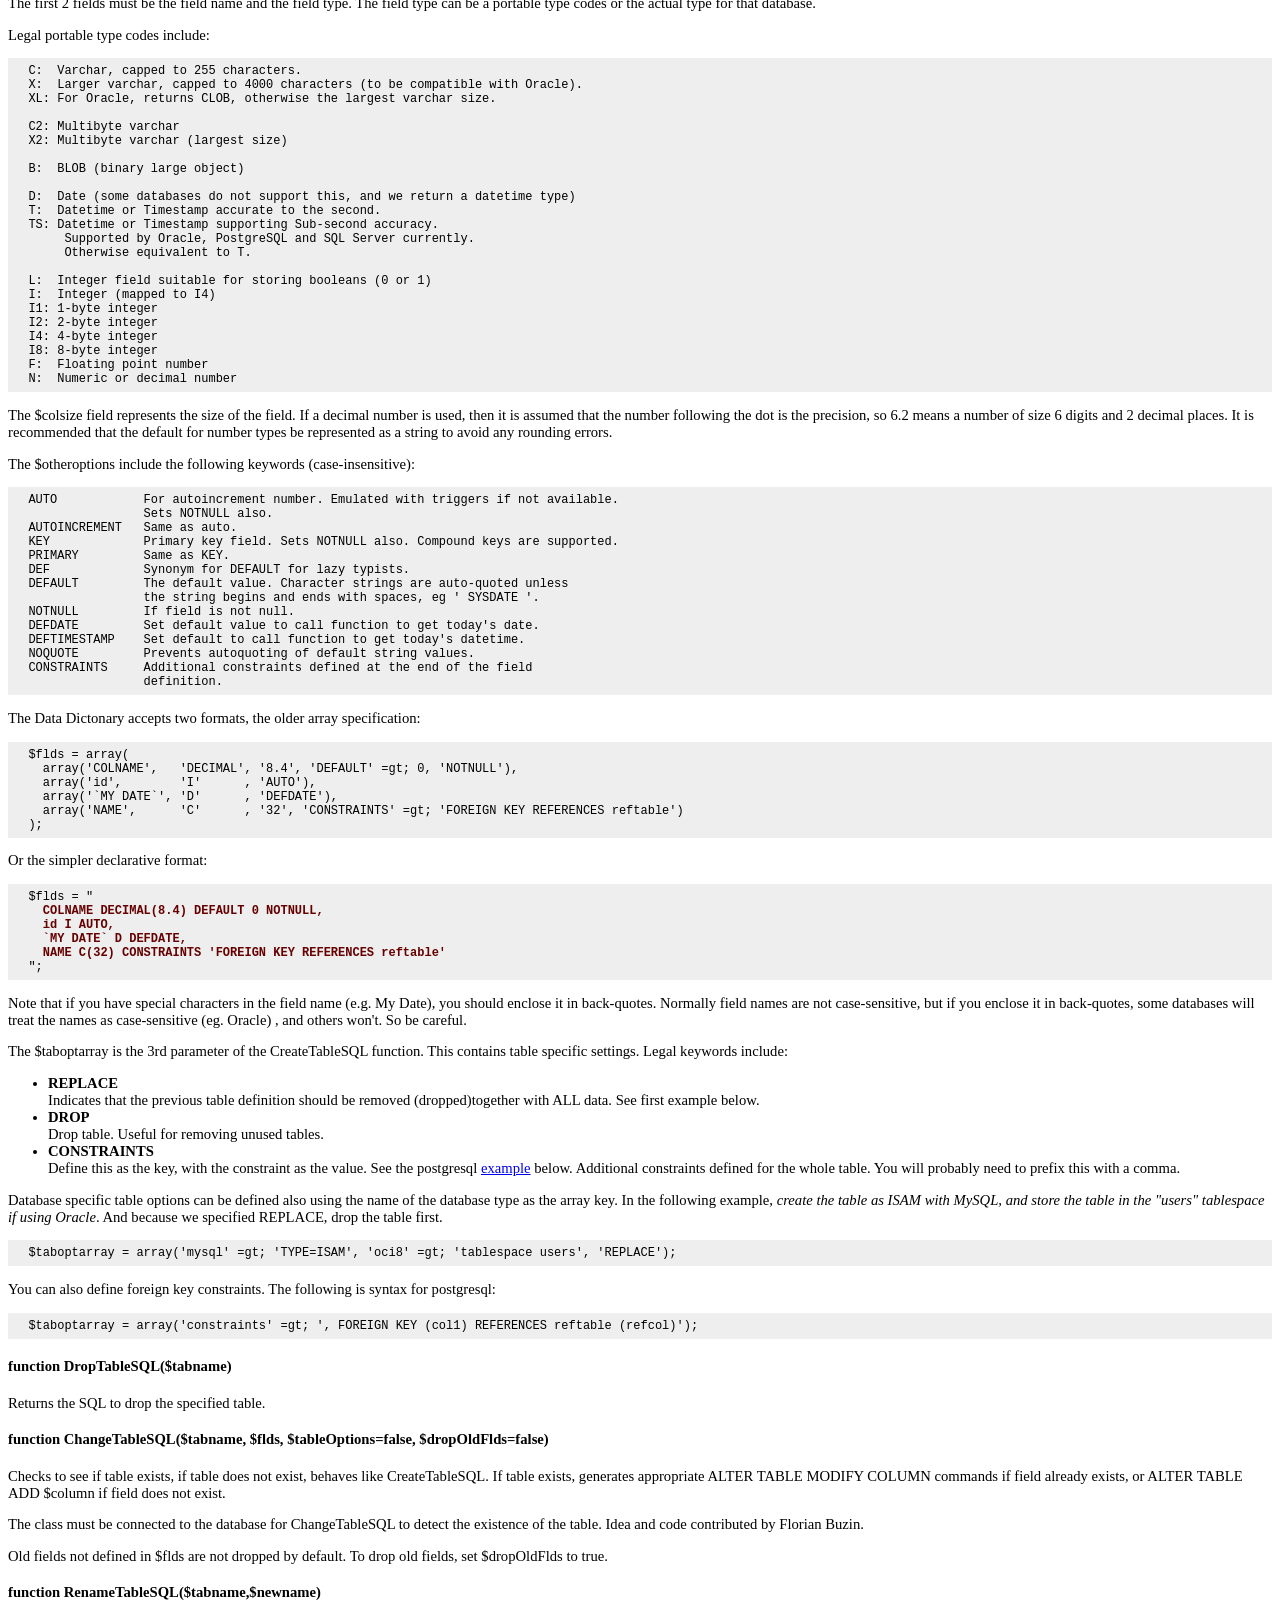
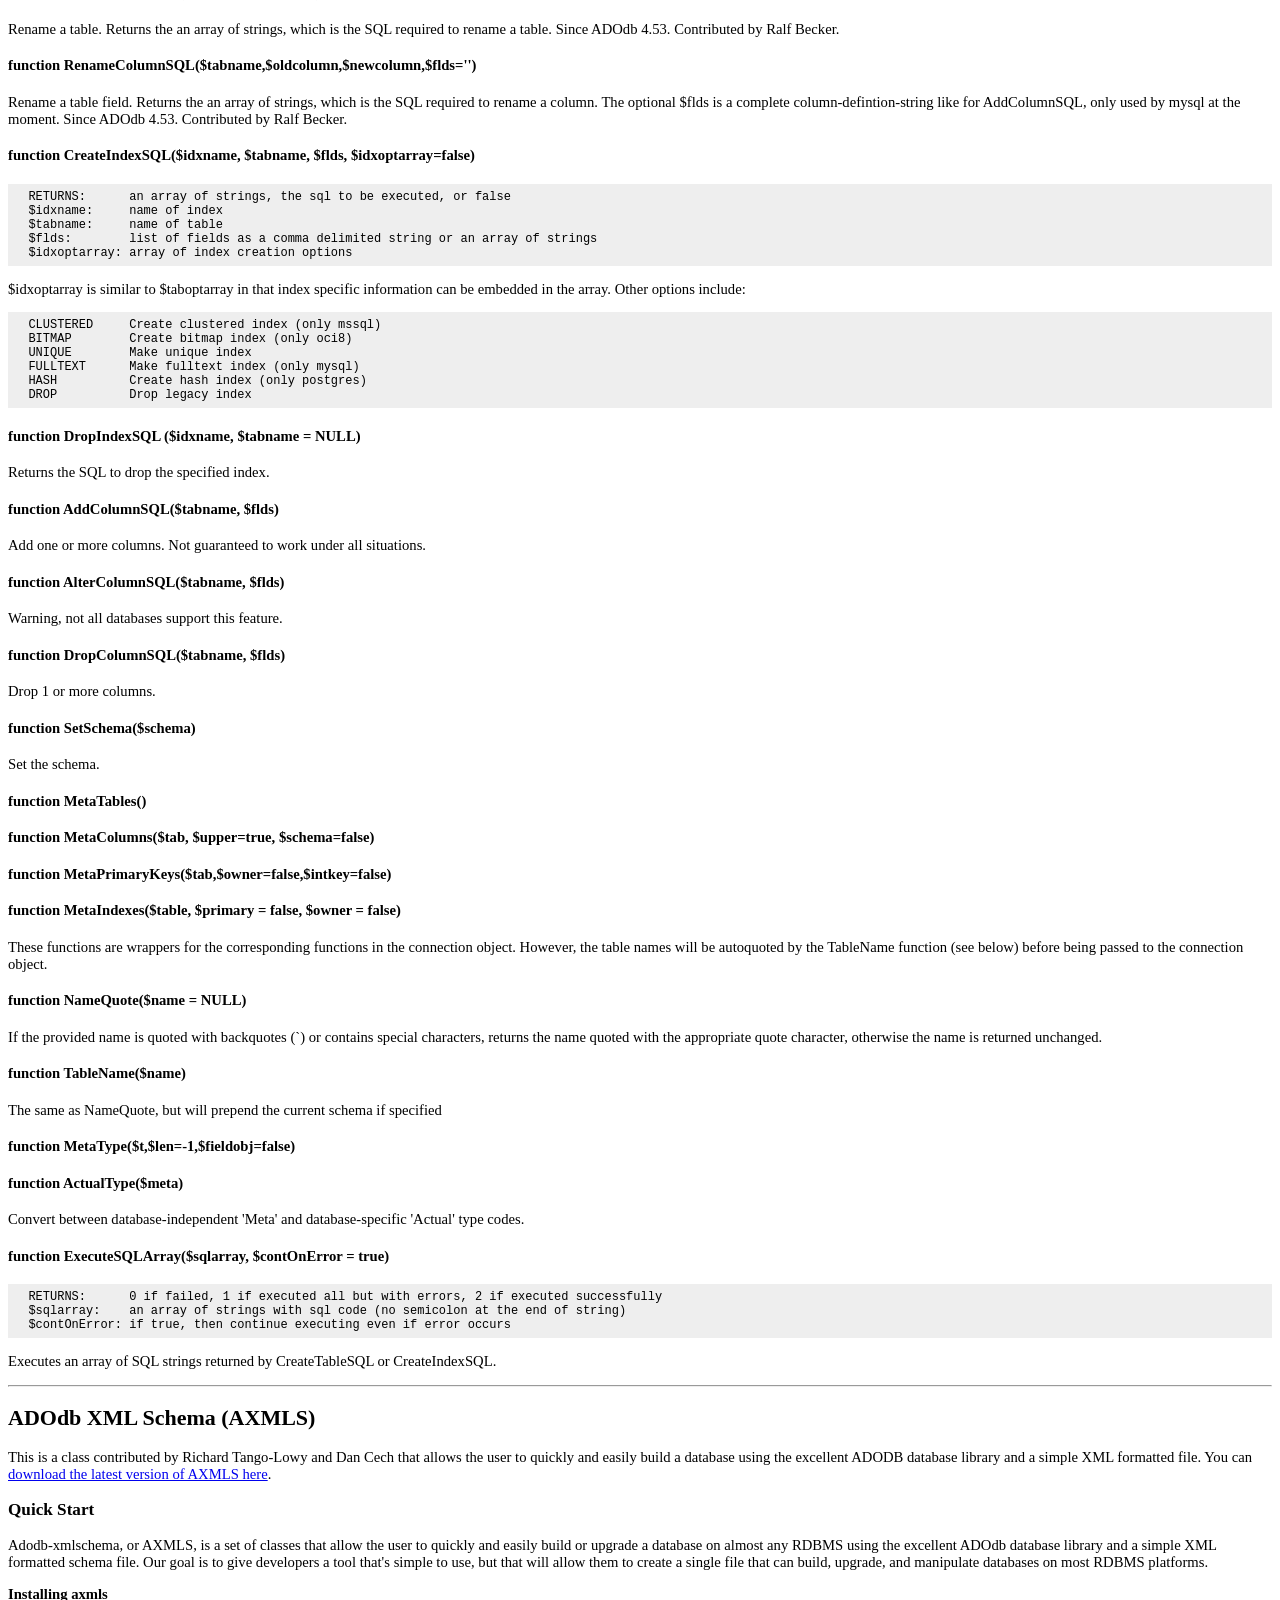
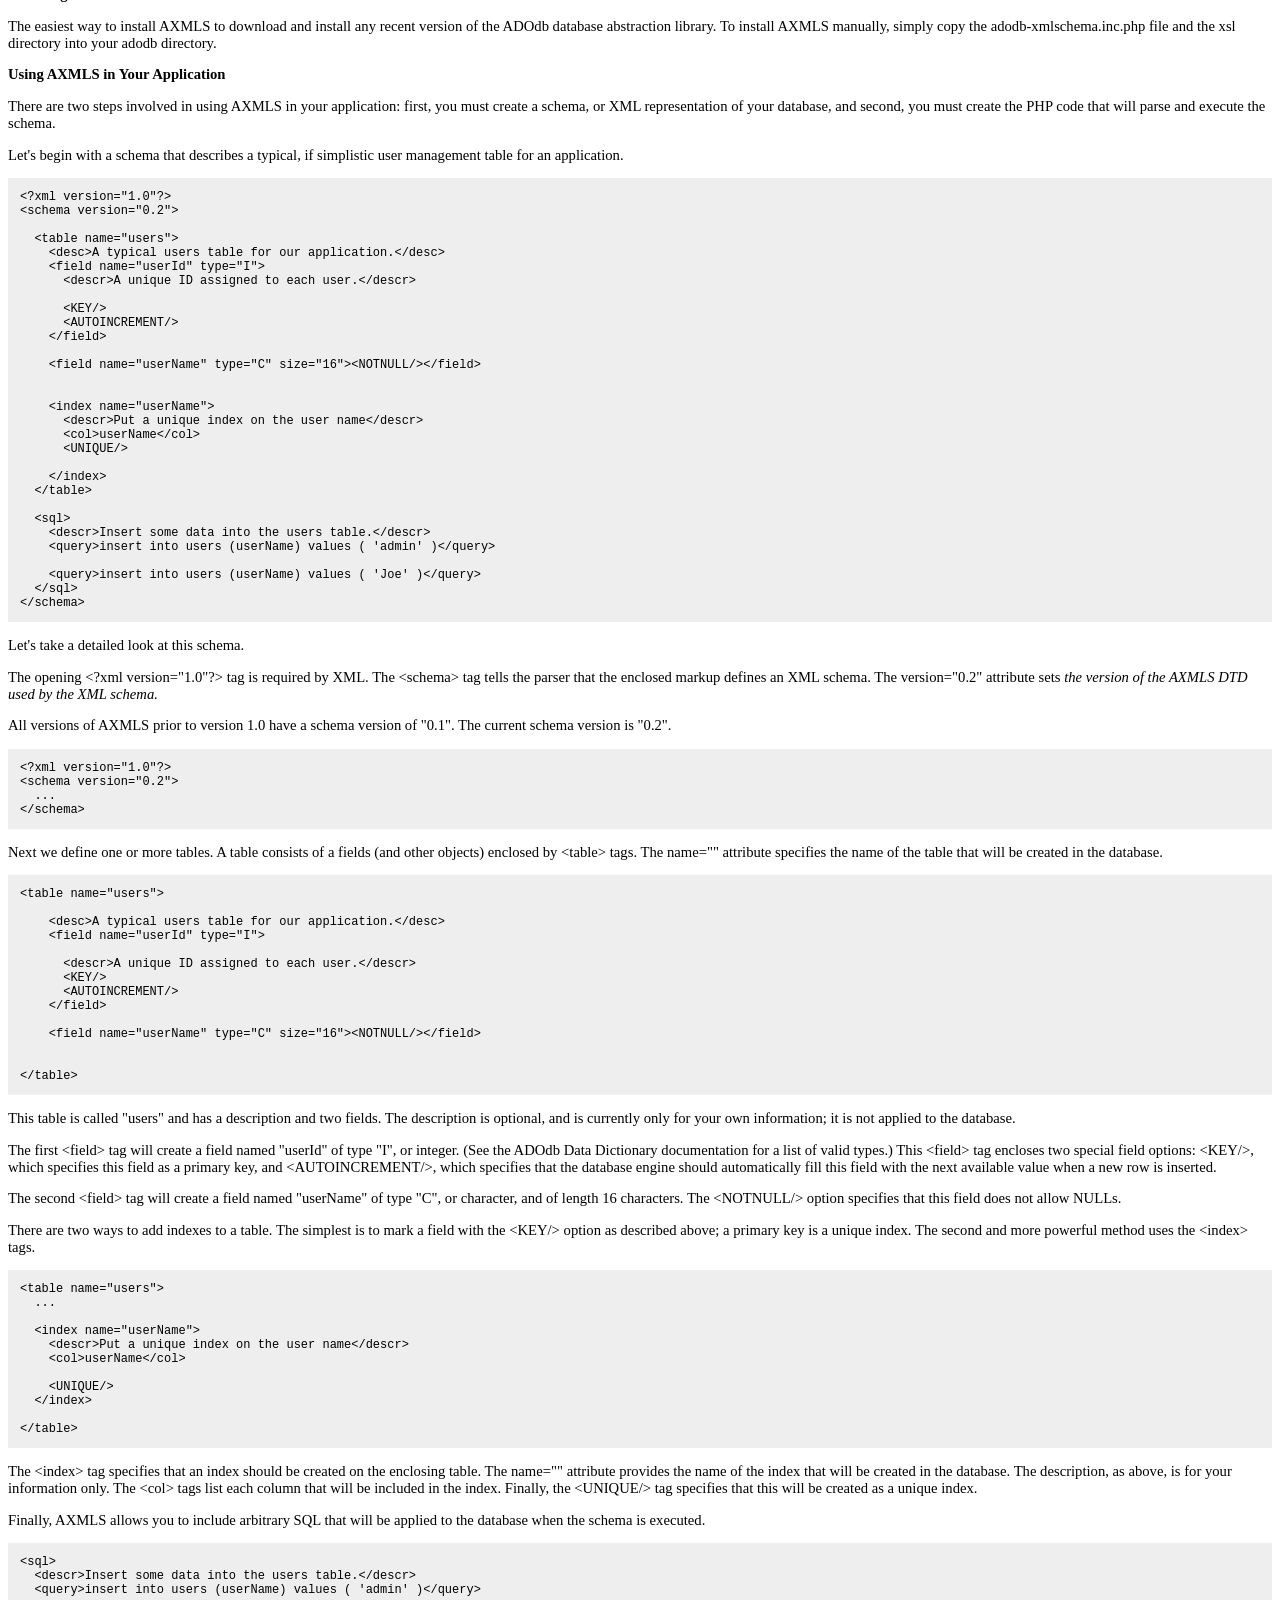
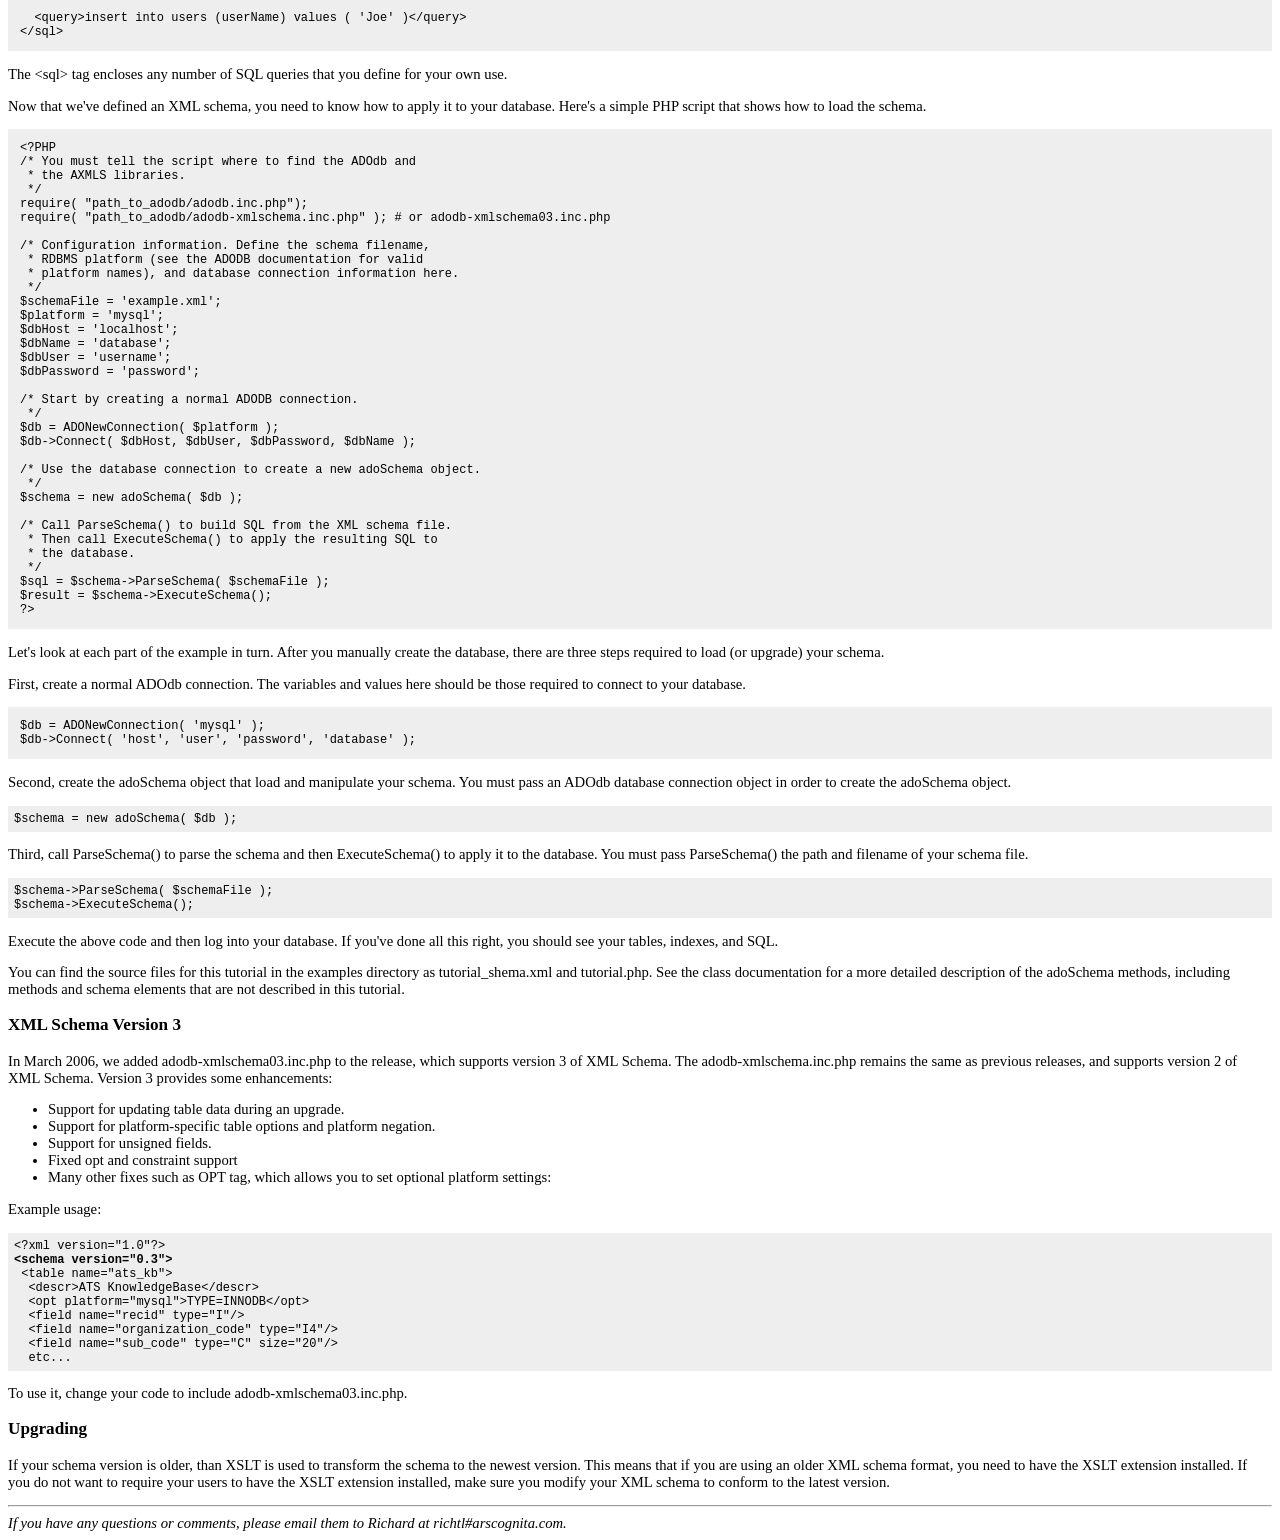
<file: PROYECTO_FINAL/proyecto_final/aplication/libs/adodb5/docs/docs-datadict.htm>
<!DOCTYPE HTML PUBLIC "-//W3C//DTD HTML 4.01 Transitional//EN">
<html>
<head>
  <title>ADOdb Data Dictionary Manual</title>
  <meta http-equiv="Content-Type"
 content="text/html; charset=iso-8859-1">
  <style type="text/css">
      body, td {
        /*font-family: Arial, Helvetica, sans-serif;*/
        font-size: 11pt;
      }
      pre {
        font-size: 9pt;
         background-color: #EEEEEE; padding: .5em; margin: 0px; 
      }
      .toplink {
        font-size: 8pt;
      }
    </style>
</head>
<body style="background-color: rgb(255, 255, 255);">
<h2>ADOdb Data Dictionary Library for PHP</h2>
<p>V5.17 17 May 2012  (c) 2000-2010 John Lim (<a
 href="mailto:jlim#natsoft.com">jlim#natsoft.com</a>).<br>
AXMLS (c) 2004 ars Cognita, Inc</p>
<p><font size="1">This software is dual licensed using BSD-Style and
LGPL. This means you can use it in compiled proprietary and commercial
products.</font></p>

<p>Useful ADOdb links: <a href="http://adodb.sourceforge.net/#download">Download</a>
&nbsp; <a href="http://adodb.sourceforge.net/#docs">Other Docs</a>
</p>
<p>This documentation describes a PHP class library to automate the
creation of tables, indexes and foreign key constraints portably for
multiple databases. Richard Tango-Lowy and Dan Cech have been kind
enough to contribute <a href="#xmlschema">AXMLS</a>, an XML schema
system for defining databases. You can contact them at
dcech#phpwerx.net and richtl#arscognita.com.</p>
<p>Currently the following databases are supported:</p>
<p> <b>Well-tested:</b> PostgreSQL, MySQL, Oracle, MSSQL.<br>
<b>Beta-quality:</b> DB2, Informix, Sybase, Interbase, Firebird, SQLite.<br>
<b>Alpha-quality:</b> MS Access (does not support DEFAULT values) and
generic ODBC.
</p>
<h3>Example Usage</h3>
<pre>  include_once('adodb.inc.php');<br>  <font color="#006600"># First create a normal connection</font><br>  $db = NewADOConnection('mysql');<br>  $db-&gt;Connect(...);<br><br>  <font
 color="#006600"># Then create a data dictionary object, using this connection</font><br>  $dict = <strong>NewDataDictionary</strong>($db);<br><br>  <font
 color="#006600"># We have a portable declarative data dictionary format in ADOdb, similar to SQL.<br>  # Field types use 1 character codes, and fields are separated by commas.<br>  # The following example creates three fields: "col1", "col2" and "col3":</font><br>  $flds = " <br>  <font
 color="#663300"><strong> col1 C(32) NOTNULL DEFAULT 'abc',<br>   col2 I  DEFAULT 0,<br>   col3 N(12.2)</strong></font><br>  ";<br><br>  <font
 color="#006600"># We demonstrate creating tables and indexes</font><br>  $sqlarray = $dict-&gt;<strong>CreateTableSQL</strong>($tabname, $flds, $taboptarray);<br>  $dict-&gt;<strong>ExecuteSQLArray</strong>($sqlarray);<br><br>  $idxflds = 'co11, col2';<br>  $sqlarray = $dict-&gt;<strong>CreateIndexSQL</strong>($idxname, $tabname, $idxflds);<br>  $dict-&gt;<strong>ExecuteSQLArray</strong>($sqlarray);<br></pre>
<h3>More Complex Table Sample</h3>
<p>
The following string will create a table with a primary key event_id and multiple indexes, including one compound index idx_ev1. The ability to define indexes using the INDEX keyword was added in ADOdb 4.94 by Gaetano Giunta.
<pre>
$flds = "
  event_id I(11) NOTNULL AUTOINCREMENT PRIMARY,
  event_type I(4) NOTNULL  <b>INDEX idx_evt</b>,
  event_start_date T DEFAULT NULL <b>INDEX id_esd</b>,
  event_end_date T DEFAULT '0000-00-00 00:00:00' <b>INDEX id_eted</b>,
  event_parent I(11) UNSIGNED NOTNULL DEFAULT 0 <b>INDEX id_evp</b>,
  event_owner I(11) DEFAULT 0 <b>INDEX idx_ev1</b>,
  event_project I(11) DEFAULT 0 <b>INDEX idx_ev1</b>,
  event_times_recuring I(11) UNSIGNED NOTNULL DEFAULT 0,
  event_icon C(20) DEFAULT 'obj/event',
  event_description X
";
$sqlarray = $db-><b>CreateTableSQL</b>($tablename, $flds);
$dict-><b>ExecuteSQLArray</b>($sqlarray);
</pre>
<h3>Class Factory</h3>
<h4>NewDataDictionary($connection, $drivername=false)</h4>
<p>Creates a new data dictionary object. You pass a database connection object in $connection. The $connection does not have to be actually connected to the database. Some database connection objects are generic (eg. odbtp and odbc). Since 4.53, you can tell ADOdb  the actual database with $drivername. E.g.</p>
<pre>
$db = NewADOConnection('odbtp');
$datadict = NewDataDictionary($db, 'mssql'); # force mssql
</pre>
<h3>Class Functions</h3>
<h4>function CreateDatabase($dbname, $optionsarray=false)</h4>
<p>Create a database with the name $dbname;</p>
<h4>function CreateTableSQL($tabname, $fldarray, $taboptarray=false)</h4>
<pre>  RETURNS:      an array of strings, the sql to be executed, or false<br>  $tabname:     name of table<br>  $fldarray:    string (or array) containing field info<br>  $taboptarray: array containing table options<br></pre>
<p>The new format of $fldarray uses a free text format, where each
field is comma-delimited.
The first token for each field is the field name, followed by the type
and optional
field size. Then optional keywords in $otheroptions:</p>
<pre>  "$fieldname $type $colsize $otheroptions"</pre>
<p>The older (and still supported) format of $fldarray is a
2-dimensional array, where each row in the 1st dimension represents one
field. Each row has this format:</p>
<pre>  array($fieldname, $type, [,$colsize] [,$otheroptions]*)</pre>
<p>The first 2 fields must be the field name and the field type. The
field type can be a portable type codes or the actual type for that
database.</p>
<p>Legal portable type codes include:</p>
<pre>  C:  Varchar, capped to 255 characters.<br>  X:  Larger varchar, capped to 4000 characters (to be compatible with Oracle). <br>  XL: For Oracle, returns CLOB, otherwise the largest varchar size.<br><br>  C2: Multibyte varchar<br>  X2: Multibyte varchar (largest size)<br><br>  B:  BLOB (binary large object)<br><br>  D:  Date (some databases do not support this, and we return a datetime type)<br>  T:  Datetime or Timestamp accurate to the second.<br>  TS: Datetime or Timestamp supporting Sub-second accuracy.<br>       Supported by Oracle, PostgreSQL and SQL Server currently. <br>       Otherwise equivalent to T.<br>
  L:  Integer field suitable for storing booleans (0 or 1)<br>  I:  Integer (mapped to I4)<br>  I1: 1-byte integer<br>  I2: 2-byte integer<br>  I4: 4-byte integer<br>  I8: 8-byte integer<br>  F:  Floating point number<br>  N:  Numeric or decimal number<br></pre>
<p>The $colsize field represents the size of the field. If a decimal
number is used, then it is assumed that the number following the dot is
the precision, so 6.2 means a number of size 6 digits and 2 decimal
places. It is recommended that the default for number types be
represented as a string to avoid any rounding errors.</p>
<p>The $otheroptions include the following keywords (case-insensitive):</p>
<pre>  AUTO            For autoincrement number. Emulated with triggers if not available.<br>                  Sets NOTNULL also.<br>  AUTOINCREMENT   Same as auto.<br>  KEY             Primary key field. Sets NOTNULL also. Compound keys are supported.<br>  PRIMARY         Same as KEY.<br>  DEF             Synonym for DEFAULT for lazy typists.<br>  DEFAULT         The default value. Character strings are auto-quoted unless<br>                  the string begins and ends with spaces, eg ' SYSDATE '.<br>  NOTNULL         If field is not null.<br>  DEFDATE         Set default value to call function to get today's date.<br>  DEFTIMESTAMP    Set default to call function to get today's datetime.<br>  NOQUOTE         Prevents autoquoting of default string values.<br>  CONSTRAINTS     Additional constraints defined at the end of the field<br>                  definition.<br></pre>
<p>The Data Dictonary accepts two formats, the older array
specification:</p>
<pre>  $flds = array(<br>    array('COLNAME',   'DECIMAL', '8.4', 'DEFAULT' =gt; 0, 'NOTNULL'),<br>    array('id',        'I'      , 'AUTO'),<br>    array('`MY DATE`', 'D'      , 'DEFDATE'),<br>    array('NAME',      'C'      , '32', 'CONSTRAINTS' =gt; 'FOREIGN KEY REFERENCES reftable')<br>  );<br></pre>
<p>Or the simpler declarative format:</p>
<pre>  $flds = "<font color="#660000"><strong><br>    COLNAME DECIMAL(8.4) DEFAULT 0 NOTNULL,<br>    id I AUTO,<br>    `MY DATE` D DEFDATE,<br>    NAME C(32) CONSTRAINTS 'FOREIGN KEY REFERENCES reftable'</strong></font><br>  ";<br></pre>
<p>Note that if you have special characters in the field name (e.g. My
Date), you should enclose it in back-quotes. Normally field names are
not case-sensitive, but if you enclose it in back-quotes, some
databases will treat the names as case-sensitive (eg. Oracle) , and
others won't. So be careful.</p>
<p>The $taboptarray is the 3rd parameter of the CreateTableSQL
function. This contains table specific settings. Legal keywords include:</p>
<ul>
  <li><b>REPLACE</b><br>
Indicates that the previous table definition should be removed
(dropped)together with ALL data. See first example below. </li>
  <li><b>DROP</b><br>
Drop table. Useful for removing unused tables. </li>
  <li><b>CONSTRAINTS</b><br>
Define this as the key, with the constraint as the value. See the
postgresql <a href="#foreignkey">example</a> below. Additional constraints defined for the whole
table. You will probably need to prefix this with a comma. </li>
</ul>
<p>Database specific table options can be defined also using the name
of the database type as the array key. In the following example, <em>create
the table as ISAM with MySQL, and store the table in the "users"
tablespace if using Oracle</em>. And because we specified REPLACE, drop
the table first.</p>
<pre>  $taboptarray = array('mysql' =gt; 'TYPE=ISAM', 'oci8' =gt; 'tablespace users', 'REPLACE');</pre>
<p><a name=foreignkey></a>You can also define foreign key constraints. The following is syntax
for postgresql:
</p>
<pre>  $taboptarray = array('constraints' =gt; ', FOREIGN KEY (col1) REFERENCES reftable (refcol)');</pre>
<h4>function DropTableSQL($tabname)</h4>
<p>Returns the SQL to drop the specified table.</p>
<h4>function ChangeTableSQL($tabname, $flds, $tableOptions=false, $dropOldFlds=false)</h4>
<p>Checks to see if table exists, if table does not exist, behaves like
CreateTableSQL. If table exists, generates appropriate ALTER TABLE
MODIFY COLUMN commands if field already exists, or ALTER TABLE ADD
$column if field does not exist.</p>
<p>The class must be connected to the database for ChangeTableSQL to
detect the existence of the table. Idea and code contributed by Florian
Buzin.</p>
<p>Old fields not defined in $flds are not dropped by default. To drop old fields, set $dropOldFlds to true.
<h4>function RenameTableSQL($tabname,$newname)</h4>
<p>Rename a table.  Returns the an array of strings, which is the SQL required to rename a table. Since ADOdb 4.53. Contributed by Ralf Becker.</p>
<h4> function RenameColumnSQL($tabname,$oldcolumn,$newcolumn,$flds='')</h4>
<p>Rename a table field. Returns the an array of strings, which is the SQL required to rename a column. The optional $flds is a complete column-defintion-string like for AddColumnSQL, only used by mysql at the moment. Since ADOdb 4.53. Contributed by Ralf Becker.</p>
<h4>function CreateIndexSQL($idxname, $tabname, $flds,
$idxoptarray=false)</h4>
<pre>  RETURNS:      an array of strings, the sql to be executed, or false<br>  $idxname:     name of index<br>  $tabname:     name of table<br>  $flds:        list of fields as a comma delimited string or an array of strings<br>  $idxoptarray: array of index creation options<br></pre>
<p>$idxoptarray is similar to $taboptarray in that index specific
information can be embedded in the array. Other options include:</p>
<pre>  CLUSTERED     Create clustered index (only mssql)<br>  BITMAP        Create bitmap index (only oci8)<br>  UNIQUE        Make unique index<br>  FULLTEXT      Make fulltext index (only mysql)<br>  HASH          Create hash index (only postgres)<br>  DROP          Drop legacy index<br></pre>
<h4>function DropIndexSQL ($idxname, $tabname = NULL)</h4>
<p>Returns the SQL to drop the specified index.</p>
<h4>function AddColumnSQL($tabname, $flds)</h4>
<p>Add one or more columns. Not guaranteed to work under all situations.</p>
<h4>function AlterColumnSQL($tabname, $flds)</h4>
<p>Warning, not all databases support this feature.</p>
<h4>function DropColumnSQL($tabname, $flds)</h4>
<p>Drop 1 or more columns.</p>
<h4>function SetSchema($schema)</h4>
<p>Set the schema.</p>
<h4>function MetaTables()</h4>
<h4>function MetaColumns($tab, $upper=true, $schema=false)</h4>
<h4>function MetaPrimaryKeys($tab,$owner=false,$intkey=false)</h4>
<h4>function MetaIndexes($table, $primary = false, $owner = false)</h4>
<p>These functions are wrappers for the corresponding functions in the
connection object. However, the table names will be autoquoted by the
TableName function (see below) before being passed to the connection
object.</p>
<h4>function NameQuote($name = NULL)</h4>
<p>If the provided name is quoted with backquotes (`) or contains
special characters, returns the name quoted with the appropriate quote
character, otherwise the name is returned unchanged.</p>
<h4>function TableName($name)</h4>
<p>The same as NameQuote, but will prepend the current schema if
specified</p>
<h4>function MetaType($t,$len=-1,$fieldobj=false)</h4>
<h4>function ActualType($meta)</h4>
<p>Convert between database-independent 'Meta' and database-specific
'Actual' type codes.</p>
<h4>function ExecuteSQLArray($sqlarray, $contOnError = true)</h4>
<pre>  RETURNS:      0 if failed, 1 if executed all but with errors, 2 if executed successfully<br>  $sqlarray:    an array of strings with sql code (no semicolon at the end of string)<br>  $contOnError: if true, then continue executing even if error occurs<br></pre>
<p>Executes an array of SQL strings returned by CreateTableSQL or
CreateIndexSQL.</p>
<hr />
<a name="xmlschema"></a>
<h2>ADOdb XML Schema (AXMLS)</h2>
<p>This is a class contributed by Richard Tango-Lowy and Dan Cech that
allows the user to quickly
and easily build a database using the excellent ADODB database library
and a simple XML formatted file.
You can <a href="http://sourceforge.net/projects/adodb-xmlschema/">download
the latest version of AXMLS here</a>.</p>
<h3>Quick Start</h3>
<p>Adodb-xmlschema, or AXMLS, is a set of classes that allow the user
to quickly and easily build or upgrade a database on almost any RDBMS
using the excellent ADOdb database library and a simple XML formatted
schema file. Our goal is to give developers a tool that's simple to
use, but that will allow them to create a single file that can build,
upgrade, and manipulate databases on most RDBMS platforms.</p>
<span style="font-weight: bold;"> Installing axmls</span>
<p>The easiest way to install AXMLS to download and install any recent
version of the ADOdb database abstraction library. To install AXMLS
manually, simply copy the adodb-xmlschema.inc.php file and the xsl
directory into your adodb directory.</p>
<span style="font-weight: bold;"> Using AXMLS in Your Application</span>
<p>There are two steps involved in using AXMLS in your application:
first, you must create a schema, or XML representation of your
database, and second, you must create the PHP code that will parse and
execute the schema.</p>
<p>Let's begin with a schema that describes a typical, if simplistic
user management table for an application.</p>
<pre class="listing"><pre>&lt;?xml version="1.0"?&gt;<br>&lt;schema version="0.2"&gt;<br><br>  &lt;table name="users"&gt;<br>    &lt;desc&gt;A typical users table for our application.&lt;/desc&gt;<br>    &lt;field name="userId" type="I"&gt;<br>      &lt;descr&gt;A unique ID assigned to each user.&lt;/descr&gt;<br><br>      &lt;KEY/&gt;<br>      &lt;AUTOINCREMENT/&gt;<br>    &lt;/field&gt;<br>    <br>    &lt;field name="userName" type="C" size="16"&gt;&lt;NOTNULL/&gt;&lt;/field&gt;<br><br>    <br>    &lt;index name="userName"&gt;<br>      &lt;descr&gt;Put a unique index on the user name&lt;/descr&gt;<br>      &lt;col&gt;userName&lt;/col&gt;<br>      &lt;UNIQUE/&gt;<br><br>    &lt;/index&gt;<br>  &lt;/table&gt;<br>  <br>  &lt;sql&gt;<br>    &lt;descr&gt;Insert some data into the users table.&lt;/descr&gt;<br>    &lt;query&gt;insert into users (userName) values ( 'admin' )&lt;/query&gt;<br><br>    &lt;query&gt;insert into users (userName) values ( 'Joe' )&lt;/query&gt;<br>  &lt;/sql&gt;<br>&lt;/schema&gt;			<br></pre></pre>
<p>Let's take a detailed look at this schema.</p>
<p>The opening &lt;?xml version="1.0"?&gt; tag is required by XML. The
&lt;schema&gt; tag tells the parser that the enclosed markup defines an
XML schema. The version="0.2" attribute sets <em>the version of the
AXMLS DTD used by the XML schema.</em> </p>
<p>All versions of AXMLS prior to version 1.0 have a schema version of
"0.1". The current schema version is "0.2".</p>
<pre class="listing"><pre>&lt;?xml version="1.0"?&gt;<br>&lt;schema version="0.2"&gt;<br>  ...<br>&lt;/schema&gt;<br></pre></pre>
<p>Next we define one or more tables. A table consists of a fields (and
other objects) enclosed by &lt;table&gt; tags. The name="" attribute
specifies the name of the table that will be created in the database.</p>
<pre class="listing"><pre>&lt;table name="users"&gt;<br><br>    &lt;desc&gt;A typical users table for our application.&lt;/desc&gt;<br>    &lt;field name="userId" type="I"&gt;<br><br>      &lt;descr&gt;A unique ID assigned to each user.&lt;/descr&gt;<br>      &lt;KEY/&gt;<br>      &lt;AUTOINCREMENT/&gt;<br>    &lt;/field&gt;<br>    <br>    &lt;field name="userName" type="C" size="16"&gt;&lt;NOTNULL/&gt;&lt;/field&gt;<br><br>    <br>&lt;/table&gt;<br></pre></pre>
<p>This table is called "users" and has a description and two fields.
The description is optional, and is currently only for your own
information; it is not applied to the database.</p>
<p>The first &lt;field&gt; tag will create a field named "userId" of
type "I", or integer. (See the ADOdb Data Dictionary documentation for
a list of valid types.) This &lt;field&gt; tag encloses two special
field options: &lt;KEY/&gt;, which specifies this field as a primary
key, and &lt;AUTOINCREMENT/&gt;, which specifies that the database
engine should automatically fill this field with the next available
value when a new row is inserted.</p>
<p>The second &lt;field&gt; tag will create a field named "userName" of
type "C", or character, and of length 16 characters. The
&lt;NOTNULL/&gt; option specifies that this field does not allow NULLs.</p>
<p>There are two ways to add indexes to a table. The simplest is to
mark a field with the &lt;KEY/&gt; option as described above; a primary
key is a unique index. The second and more powerful method uses the
&lt;index&gt; tags.</p>
<pre class="listing"><pre>&lt;table name="users"&gt;<br>  ...<br>    <br>  &lt;index name="userName"&gt;<br>    &lt;descr&gt;Put a unique index on the user name&lt;/descr&gt;<br>    &lt;col&gt;userName&lt;/col&gt;<br><br>    &lt;UNIQUE/&gt;<br>  &lt;/index&gt;<br>    <br>&lt;/table&gt;<br></pre></pre>
<p>The &lt;index&gt; tag specifies that an index should be created on
the enclosing table. The name="" attribute provides the name of the
index that will be created in the database. The description, as above,
is for your information only. The &lt;col&gt; tags list each column
that will be included in the index. Finally, the &lt;UNIQUE/&gt; tag
specifies that this will be created as a unique index.</p>
<p>Finally, AXMLS allows you to include arbitrary SQL that will be
applied to the database when the schema is executed.</p>
<pre class="listing"><pre>&lt;sql&gt;<br>  &lt;descr&gt;Insert some data into the users table.&lt;/descr&gt;<br>  &lt;query&gt;insert into users (userName) values ( 'admin' )&lt;/query&gt;<br><br>  &lt;query&gt;insert into users (userName) values ( 'Joe' )&lt;/query&gt;<br>&lt;/sql&gt;<br></pre></pre>
<p>The &lt;sql&gt; tag encloses any number of SQL queries that you
define for your own use.</p>
<p>Now that we've defined an XML schema, you need to know how to apply
it to your database. Here's a simple PHP script that shows how to load
the schema.</p>
<pre class="listing"><pre>&lt;?PHP<br>/* You must tell the script where to find the ADOdb and<br> * the AXMLS libraries.<br> */
require( "path_to_adodb/adodb.inc.php");
require( "path_to_adodb/adodb-xmlschema.inc.php" ); # or adodb-xmlschema03.inc.php

/* Configuration information. Define the schema filename,<br> * RDBMS platform (see the ADODB documentation for valid<br> * platform names), and database connection information here.<br> */<br>$schemaFile = 'example.xml';<br>$platform = 'mysql';<br>$dbHost = 'localhost';<br>$dbName = 'database';<br>$dbUser = 'username';<br>$dbPassword = 'password';<br><br>/* Start by creating a normal ADODB connection.<br> */<br>$db = ADONewConnection( $platform );<br>$db-&gt;Connect( $dbHost, $dbUser, $dbPassword, $dbName );<br><br>/* Use the database connection to create a new adoSchema object.<br> */<br>$schema = new adoSchema( $db );<br><br>/* Call ParseSchema() to build SQL from the XML schema file.<br> * Then call ExecuteSchema() to apply the resulting SQL to <br> * the database.<br> */<br>$sql = $schema-&gt;ParseSchema( $schemaFile );<br>$result = $schema-&gt;ExecuteSchema();<br>?&gt;<br></pre></pre>
<p>Let's look at each part of the example in turn. After you manually
create the database, there are three steps required to load (or
upgrade) your schema.</p>
<p>First, create a normal ADOdb connection. The variables and values
here should be those required to connect to your database.</p>
<pre class="listing"><pre>$db = ADONewConnection( 'mysql' );<br>$db-&gt;Connect( 'host', 'user', 'password', 'database' );<br></pre></pre>
<p>Second, create the adoSchema object that load and manipulate your
schema. You must pass an ADOdb database connection object in order to
create the adoSchema object.</p>
<pre class="listing">$schema = new adoSchema( $db );<br></pre>
<p>Third, call ParseSchema() to parse the schema and then
ExecuteSchema() to apply it to the database. You must pass
ParseSchema() the path and filename of your schema file.</p>
<pre class="listing">$schema-&gt;ParseSchema( $schemaFile ); <br>$schema-&gt;ExecuteSchema();</pre>
<p>Execute the above code and then log into your database. If you've
done all this right, you should see your tables, indexes, and SQL.</p>
<p>You can find the source files for this tutorial in the examples
directory as tutorial_shema.xml and tutorial.php. See the class
documentation for a more detailed description of the adoSchema methods,
including methods and schema elements that are not described in this
tutorial.</p>
<h3>XML Schema Version 3</h3>
<p>In March 2006, we added adodb-xmlschema03.inc.php to the release, which supports version 3 of XML Schema. 
The adodb-xmlschema.inc.php remains the same as previous releases, and supports version 2 of XML Schema. 
Version 3 provides some enhancements:

<ul>
     <li> Support for updating table data during an upgrade.
     <li> Support for platform-specific table options and platform negation.
     <li> Support for unsigned fields.
     <li> Fixed opt and constraint support
     <li> Many other fixes such as OPT tag, which allows you to set optional platform settings:
</ul>

<p>Example usage:
<pre>&lt;?xml version="1.0"?>
<b>&lt;schema version="0.3"></b>
 &lt;table name="ats_kb">
  &lt;descr>ATS KnowledgeBase&lt;/descr>
  &lt;opt platform="mysql">TYPE=INNODB&lt;/opt>
  &lt;field name="recid" type="I"/>
  &lt;field name="organization_code" type="I4"/> 
  &lt;field name="sub_code" type="C" size="20"/>
  etc...
</pre>
<p>To use it, change your code to include adodb-xmlschema03.inc.php.

<h3>Upgrading</h3>
<p>
If your schema version is older, than XSLT is used to transform the
schema to the newest version. This means that if you are using an older
XML schema format, you need to have the XSLT extension installed.
If you do not want to require your users to have the XSLT extension
installed, make sure you modify your XML schema to conform to the
latest version.
<hr />
<address>If you have any questions or comments, please email them to
Richard at richtl#arscognita.com.
</address>
</body>
</html>
</file>
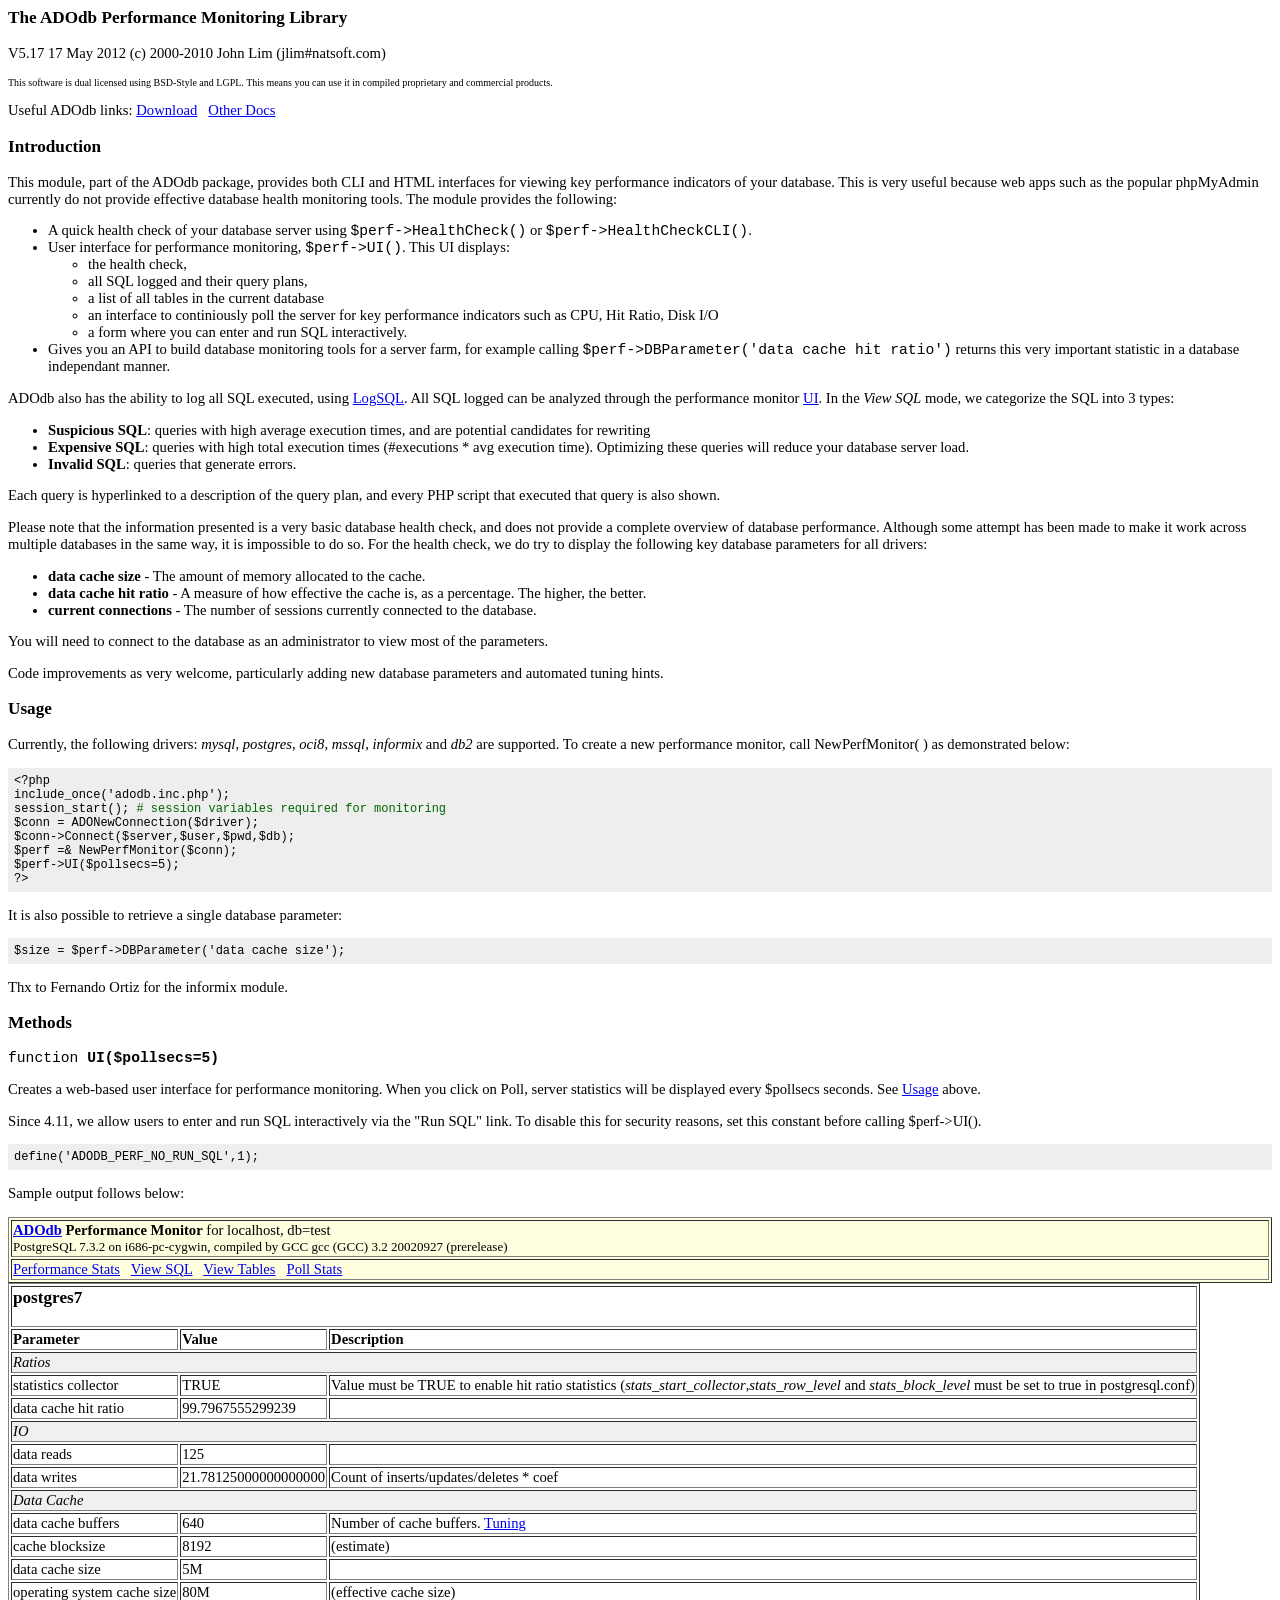
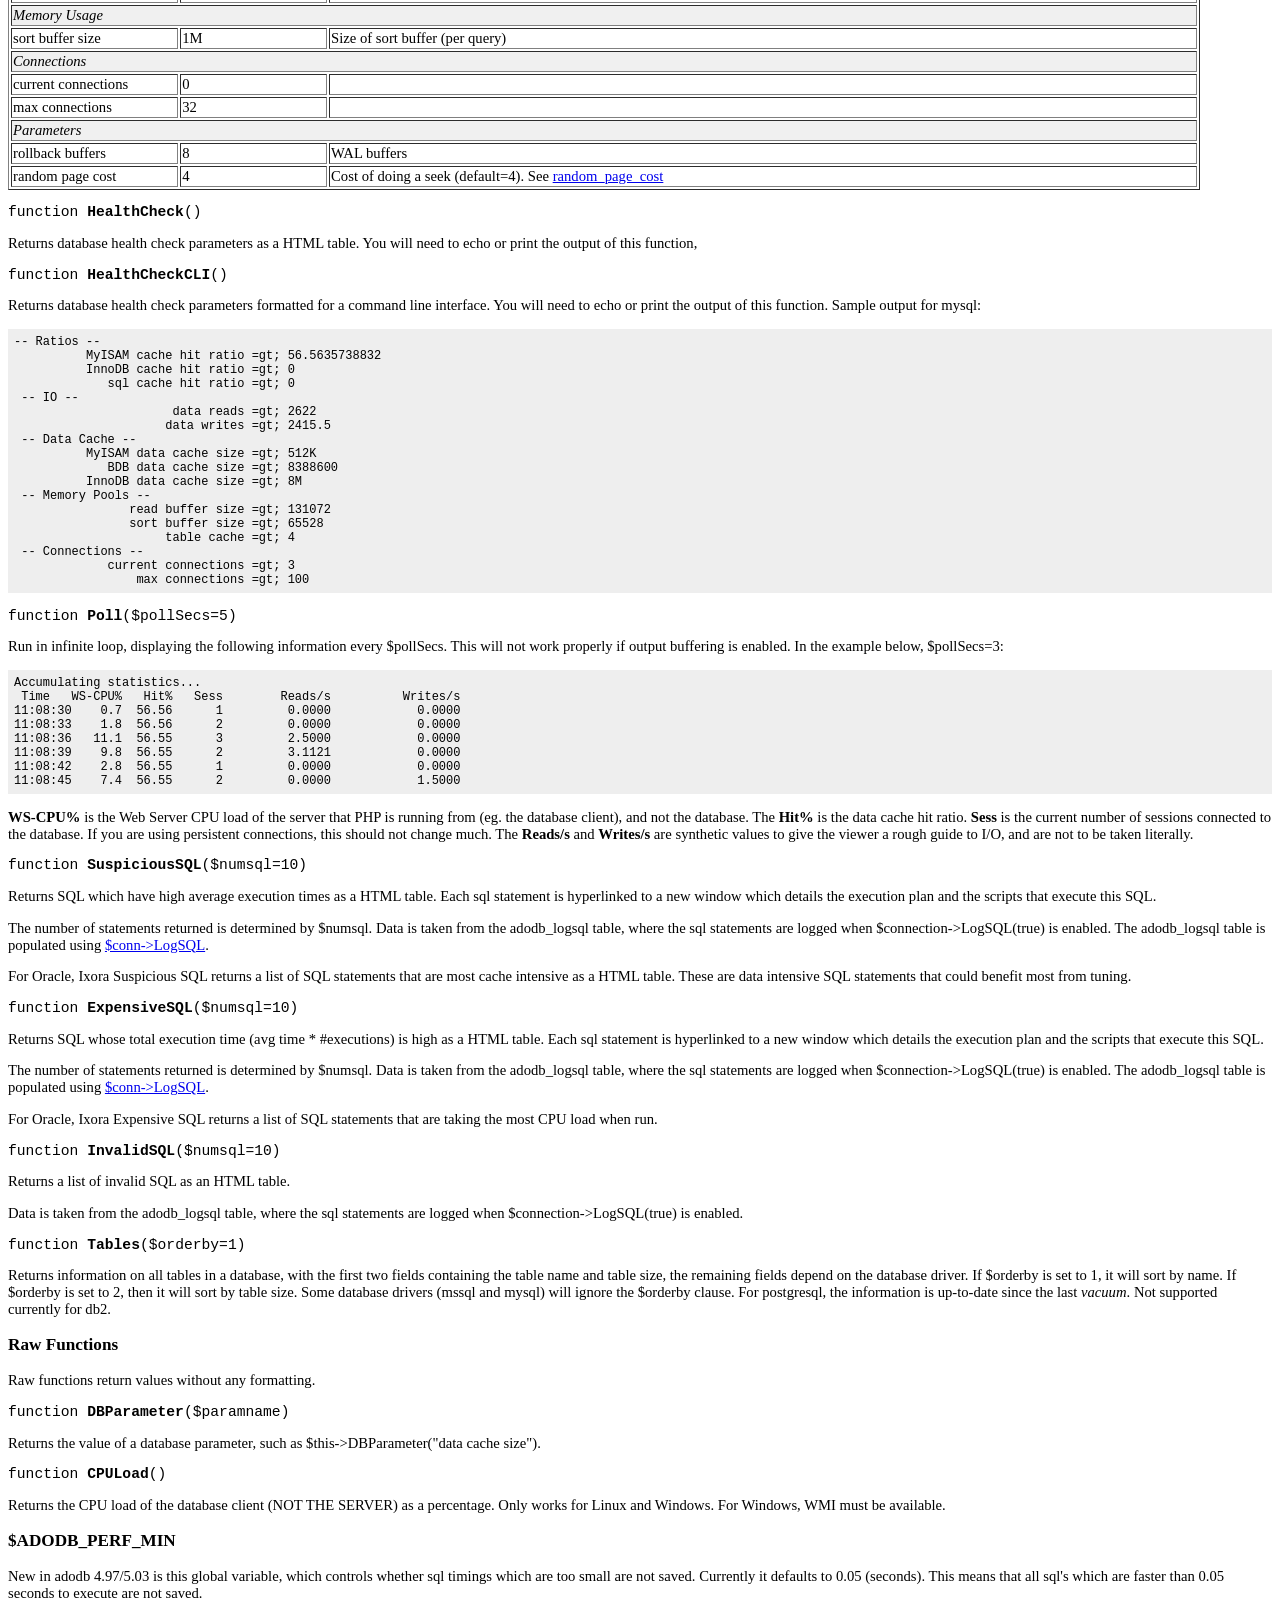
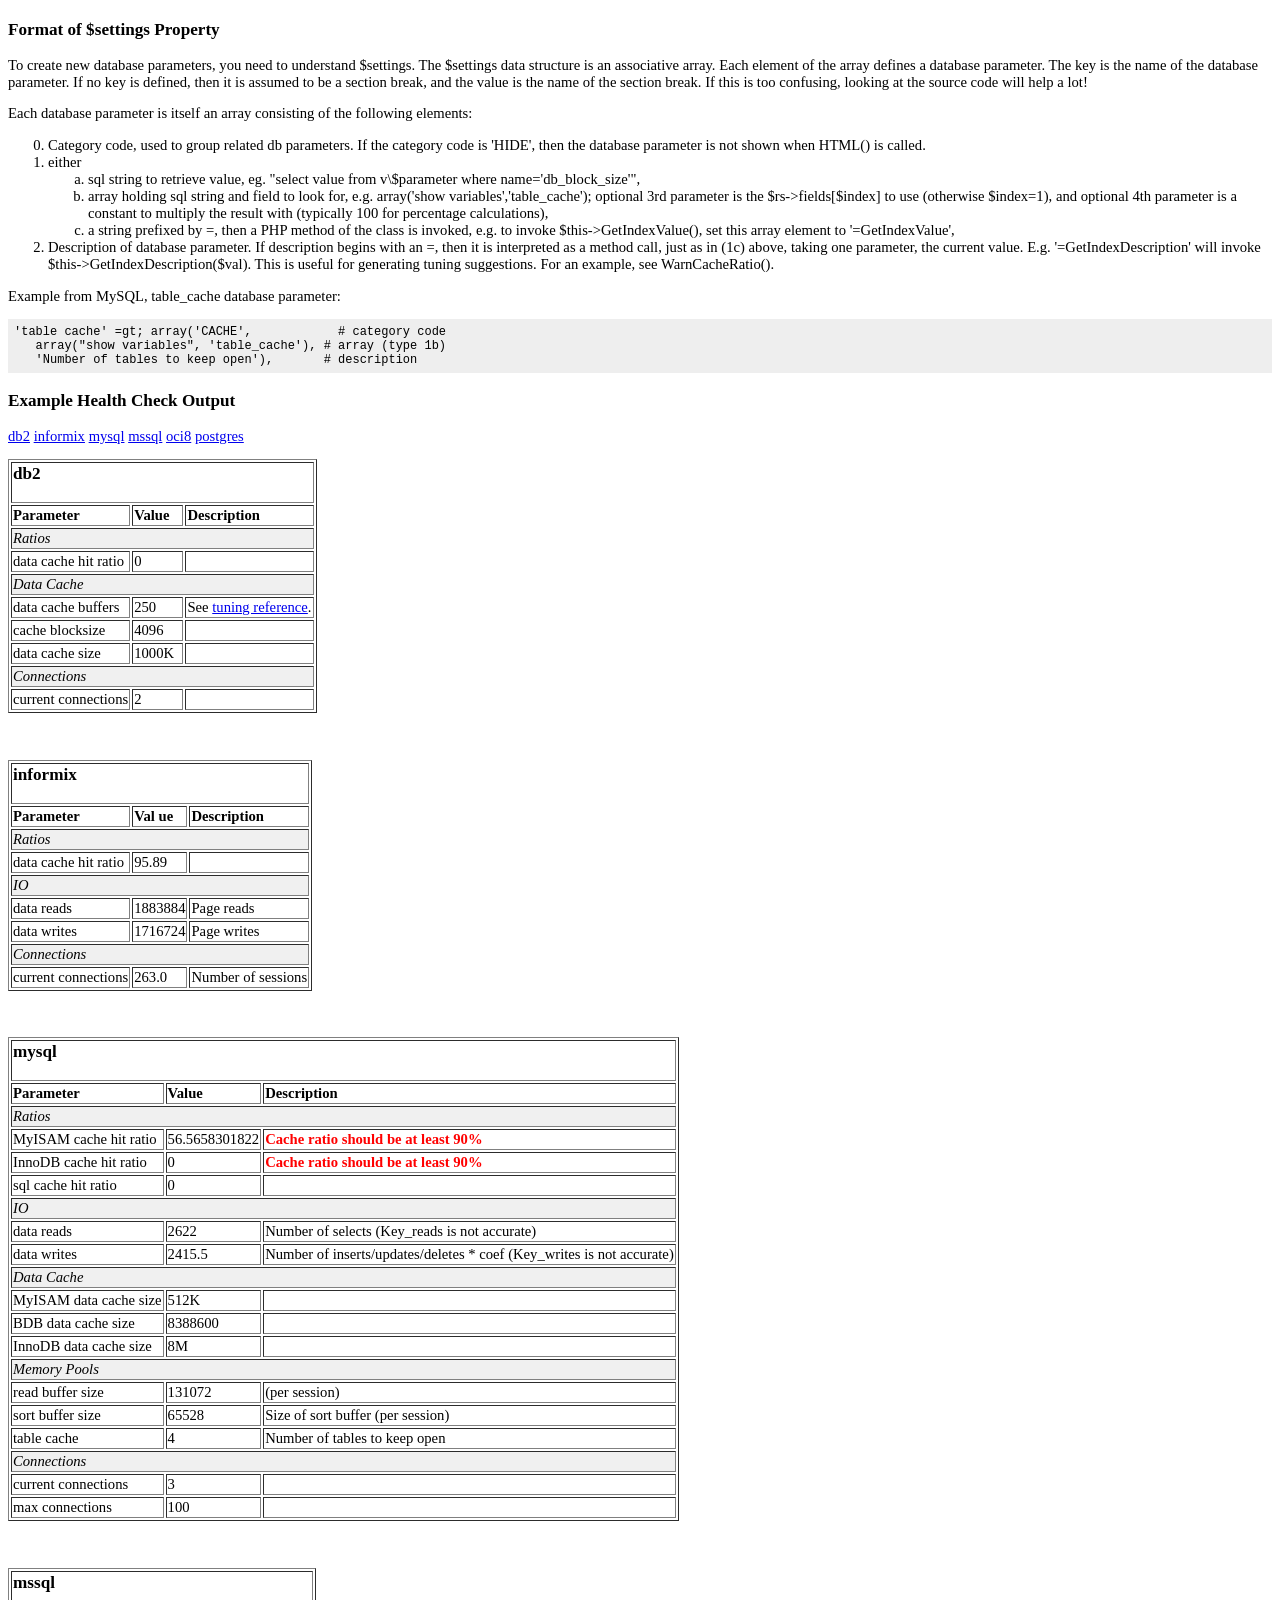
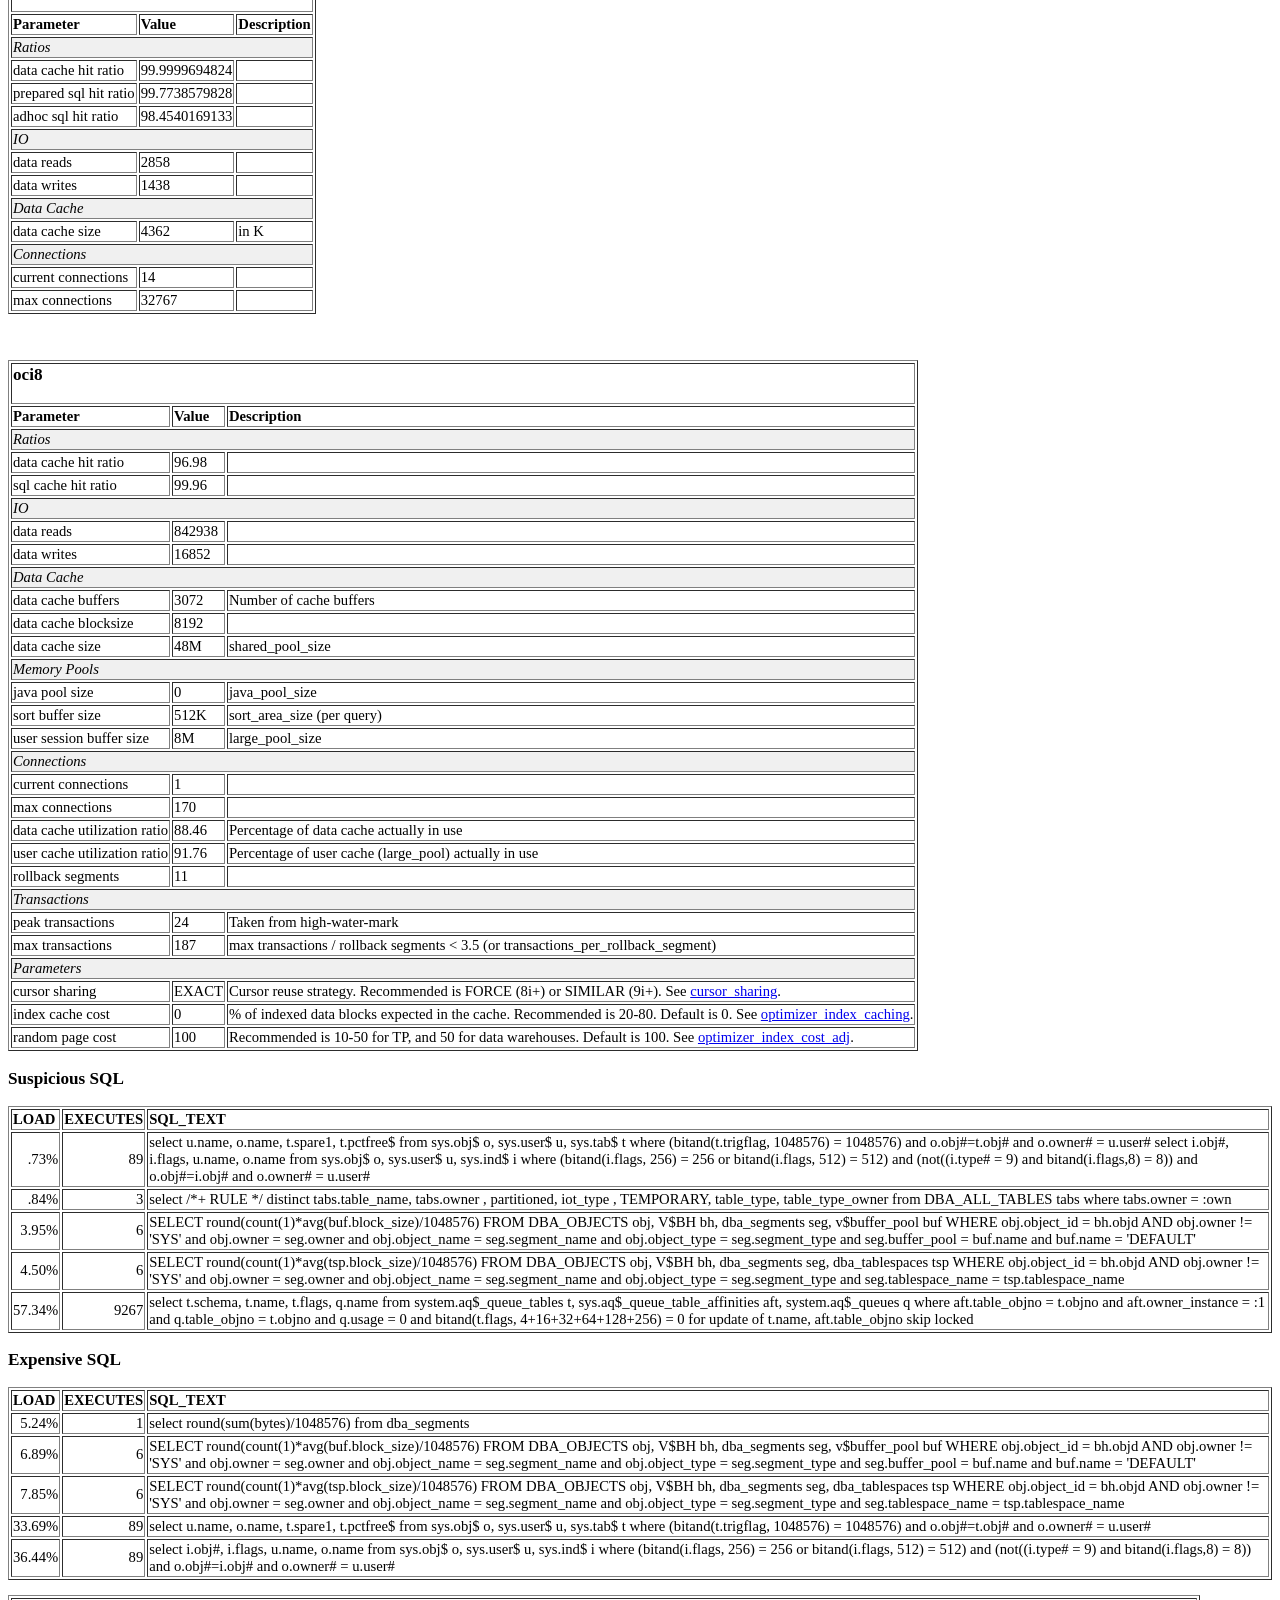
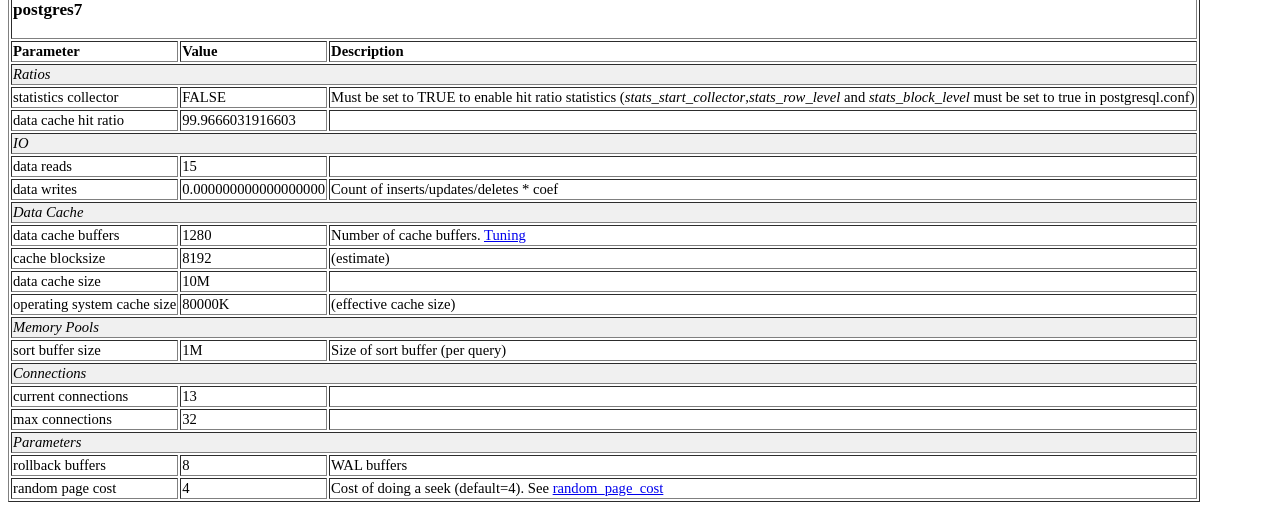
<file: PROYECTO_FINAL/proyecto_final/aplication/libs/adodb5/docs/docs-perf.htm>
<!DOCTYPE HTML PUBLIC "-//W3C//DTD HTML 4.01 Transitional//EN">
<html>
<head>
  <title>ADOdb Performance Monitoring Library</title>
  <style type="text/css">
body, td {
/*font-family: Arial, Helvetica, sans-serif;*/
font-size: 11pt;
}
pre {
font-size: 9pt;
background-color: #EEEEEE; padding: .5em; margin: 0px;
}
.toplink {
font-size: 8pt;
}
  </style>
</head>
<body>
<h3>The ADOdb Performance Monitoring Library</h3>
<p>V5.17 17 May 2012  (c) 2000-2010 John Lim (jlim#natsoft.com)</p>
<p><font size="1">This software is dual licensed using BSD-Style and
LGPL. This means you can use it in compiled proprietary and commercial
products.</font></p>
<p>Useful ADOdb links: <a href="http://adodb.sourceforge.net/#download">Download</a>
&nbsp; <a href="http://adodb.sourceforge.net/#docs">Other Docs</a>
</p>
<h3>Introduction</h3>
<p>This module, part of the ADOdb package, provides both CLI and HTML
interfaces for viewing key performance indicators of your database.
This is very useful because web apps such as the popular phpMyAdmin
currently do not provide effective database health monitoring tools.
The module provides the following: </p>
<ul>
  <li>A quick health check of your database server using <code>$perf-&gt;HealthCheck()</code>
or <code>$perf-&gt;HealthCheckCLI()</code>. </li>
  <li>User interface for performance monitoring, <code>$perf-&gt;UI()</code>.
This UI displays:
    <ul>
      <li>the health check, </li>
      <li>all SQL logged and their query plans, </li>
      <li>a list of all tables in the current database</li>
      <li>an interface to continiously poll the server for key
performance indicators such as CPU, Hit Ratio, Disk I/O</li>
      <li>a form where you can enter and run SQL interactively.</li>
    </ul>
  </li>
  <li>Gives you an API to build database monitoring tools for a server
farm, for example calling <code>$perf-&gt;DBParameter('data cache hit
ratio')</code> returns this very important statistic in a database
independant manner. </li>
</ul>
<p>ADOdb also has the ability to log all SQL executed, using <a
 href="docs-adodb.htm#logsql">LogSQL</a>. All SQL logged can be
analyzed through the performance monitor <a href="#ui">UI</a>. In the <i>View
SQL</i> mode, we categorize the SQL into 3 types:
</p>
<ul>
  <li><b>Suspicious SQL</b>: queries with high average execution times,
and are potential candidates for rewriting</li>
  <li><b>Expensive SQL</b>: queries with high total execution times
(#executions * avg execution time). Optimizing these queries will
reduce your database server load.</li>
  <li><b>Invalid SQL</b>: queries that generate errors.</li>
</ul>
<p>Each query is hyperlinked to a description of the query plan, and
every PHP script that executed that query is also shown.</p>
<p>Please note that the information presented is a very basic database
health check, and does not provide a complete overview of database
performance. Although some attempt has been made to make it work across
multiple databases in the same way, it is impossible to do so. For the
health check, we do try to display the following key database
parameters for all drivers:</p>
<ul>
  <li><b>data cache size</b> - The amount of memory allocated to the
cache.</li>
  <li><b>data cache hit ratio</b> - A measure of how effective the
cache is, as a percentage. The higher, the better.</li>
  <li><b>current connections</b> - The number of sessions currently
connected to the database. </li>
</ul>
<p>You will need to connect to the database as an administrator to view
most of the parameters. </p>
<p>Code improvements as very welcome, particularly adding new database
parameters and automated tuning hints.</p>
<a name="usage"></a>
<h3>Usage</h3>
<p>Currently, the following drivers: <em>mysql</em>, <em>postgres</em>,
<em>oci8</em>, <em>mssql</em>, <i>informix</i> and <em>db2</em> are
supported. To create a new performance monitor, call NewPerfMonitor( )
as demonstrated below: </p>
<pre>&lt;?php<br>include_once('adodb.inc.php');<br>session_start(); <font
 color="#006600"># session variables required for monitoring</font><br>$conn = ADONewConnection($driver);<br>$conn-&gt;Connect($server,$user,$pwd,$db);<br>$perf =&amp; NewPerfMonitor($conn);<br>$perf-&gt;UI($pollsecs=5);<br>?&gt;<br></pre>
<p>It is also possible to retrieve a single database parameter:</p>
<pre>$size = $perf-&gt;DBParameter('data cache size');<br></pre>
<p>
Thx to Fernando Ortiz for the informix module. </p>
<h3>Methods</h3>
<a name="ui"></a>
<p><font face="Courier New, Courier, mono">function <b>UI($pollsecs=5)</b></font></p>
<p>Creates a web-based user interface for performance monitoring. When
you click on Poll, server statistics will be displayed every $pollsecs
seconds. See <a href="#usage">Usage</a> above. </p>
<p>Since 4.11, we allow users to enter and run SQL interactively via
the "Run SQL" link. To disable this for security reasons, set this
constant before calling $perf-&gt;UI(). </p>
<p> </p>
<pre>define('ADODB_PERF_NO_RUN_SQL',1);</pre>
<p>Sample output follows below:</p>
<table bgcolor="lightyellow" border="1" width="100%">
  <tbody>
    <tr>
      <td> <b><a href="http://php.weblogs.com/adodb?perf=1">ADOdb</a>
Performance Monitor</b> for localhost, db=test<br>
      <font size="-1">PostgreSQL 7.3.2 on i686-pc-cygwin, compiled by
GCC gcc (GCC) 3.2 20020927 (prerelease)</font></td>
    </tr>
    <tr>
      <td> <a href="#">Performance Stats</a> &nbsp; <a href="#">View
SQL</a> &nbsp; <a href="#">View Tables</a> &nbsp; <a href="#">Poll
Stats</a></td>
    </tr>
  </tbody>
</table>
<table bgcolor="white" border="1">
  <tbody>
    <tr>
      <td colspan="3">
      <h3>postgres7</h3>
      </td>
    </tr>
    <tr>
      <td><b>Parameter</b></td>
      <td><b>Value</b></td>
      <td><b>Description</b></td>
    </tr>
    <tr bgcolor="#f0f0f0">
      <td colspan="3"><i>Ratios</i> &nbsp;</td>
    </tr>
    <tr>
      <td>statistics collector</td>
      <td>TRUE</td>
      <td>Value must be TRUE to enable hit ratio statistics (<i>stats_start_collector</i>,<i>stats_row_level</i>
and <i>stats_block_level</i> must be set to true in postgresql.conf)</td>
    </tr>
    <tr>
      <td>data cache hit ratio</td>
      <td>99.7967555299239</td>
      <td>&nbsp;</td>
    </tr>
    <tr bgcolor="#f0f0f0">
      <td colspan="3"><i>IO</i> &nbsp;</td>
    </tr>
    <tr>
      <td>data reads</td>
      <td>125</td>
      <td>&nbsp; </td>
    </tr>
    <tr>
      <td>data writes</td>
      <td>21.78125000000000000</td>
      <td>Count of inserts/updates/deletes * coef</td>
    </tr>
    <tr bgcolor="#f0f0f0">
      <td colspan="3"><i>Data Cache</i> &nbsp;</td>
    </tr>
    <tr>
      <td>data cache buffers</td>
      <td>640</td>
      <td>Number of cache buffers. <a
 href="http://www.varlena.com/GeneralBits/Tidbits/perf.html#basic">Tuning</a></td>
    </tr>
    <tr>
      <td>cache blocksize</td>
      <td>8192</td>
      <td>(estimate)</td>
    </tr>
    <tr>
      <td>data cache size</td>
      <td>5M</td>
      <td>&nbsp;</td>
    </tr>
    <tr>
      <td>operating system cache size</td>
      <td>80M</td>
      <td>(effective cache size)</td>
    </tr>
    <tr bgcolor="#f0f0f0">
      <td colspan="3"><i>Memory Usage</i> &nbsp;</td>
    </tr>
    <tr>
      <td>sort buffer size</td>
      <td>1M</td>
      <td>Size of sort buffer (per query)</td>
    </tr>
    <tr bgcolor="#f0f0f0">
      <td colspan="3"><i>Connections</i> &nbsp;</td>
    </tr>
    <tr>
      <td>current connections</td>
      <td>0</td>
      <td>&nbsp;</td>
    </tr>
    <tr>
      <td>max connections</td>
      <td>32</td>
      <td>&nbsp;</td>
    </tr>
    <tr bgcolor="#f0f0f0">
      <td colspan="3"><i>Parameters</i> &nbsp;</td>
    </tr>
    <tr>
      <td>rollback buffers</td>
      <td>8</td>
      <td>WAL buffers</td>
    </tr>
    <tr>
      <td>random page cost</td>
      <td>4</td>
      <td>Cost of doing a seek (default=4). See <a
 href="http://www.varlena.com/GeneralBits/Tidbits/perf.html#less">random_page_cost</a></td>
    </tr>
  </tbody>
</table>
<p><font face="Courier New, Courier, mono">function <b>HealthCheck</b>()</font></p>
<p>Returns database health check parameters as a HTML table. You will
need to echo or print the output of this function,</p>
<p><font face="Courier New, Courier, mono">function <b>HealthCheckCLI</b>()</font></p>
<p>Returns database health check parameters formatted for a command
line interface. You will need to echo or print the output of this
function. Sample output for mysql:</p>
<pre>-- Ratios -- <br>          MyISAM cache hit ratio =gt; 56.5635738832 <br>          InnoDB cache hit ratio =gt; 0 <br>             sql cache hit ratio =gt; 0 <br> -- IO -- <br>                      data reads =gt; 2622 <br>                     data writes =gt; 2415.5 <br> -- Data Cache -- <br>          MyISAM data cache size =gt; 512K <br>             BDB data cache size =gt; 8388600<br>          InnoDB data cache size =gt; 8M<br> -- Memory Pools -- <br>                read buffer size =gt; 131072 <br>                sort buffer size =gt; 65528 <br>                     table cache =gt; 4 <br> -- Connections -- <br>             current connections =gt; 3<br>                 max connections =gt; 100</pre>
<p><font face="Courier New, Courier, mono">function <b>Poll</b>($pollSecs=5)
</font> </p>
<p> Run in infinite loop, displaying the following information every
$pollSecs. This will not work properly if output buffering is enabled.
In the example below, $pollSecs=3:
</p>
<pre>Accumulating statistics...<br> Time   WS-CPU%   Hit%   Sess        Reads/s          Writes/s<br>11:08:30    0.7  56.56      1         0.0000            0.0000<br>11:08:33    1.8  56.56      2         0.0000            0.0000<br>11:08:36   11.1  56.55      3         2.5000            0.0000<br>11:08:39    9.8  56.55      2         3.1121            0.0000<br>11:08:42    2.8  56.55      1         0.0000            0.0000<br>11:08:45    7.4  56.55      2         0.0000            1.5000<br></pre>
<p><b>WS-CPU%</b> is the Web Server CPU load of the server that PHP is
running from (eg. the database client), and not the database. The <b>Hit%</b>
is the data cache hit ratio. <b>Sess</b> is the current number of
sessions connected to the database. If you are using persistent
connections, this should not change much. The <b>Reads/s</b> and <b>Writes/s</b>
are synthetic values to give the viewer a rough guide to I/O, and are
not to be taken literally. </p>
<p><font face="Courier New, Courier, mono">function <b>SuspiciousSQL</b>($numsql=10)</font></p>
<p>Returns SQL which have high average execution times as a HTML table.
Each sql statement
is hyperlinked to a new window which details the execution plan and the
scripts that execute this SQL.
</p>
<p> The number of statements returned is determined by $numsql. Data is
taken from the adodb_logsql table, where the sql statements are logged
when
$connection-&gt;LogSQL(true) is enabled. The adodb_logsql table is
populated using <a href="docs-adodb.htm#logsql">$conn-&gt;LogSQL</a>.
</p>
<p>For Oracle, Ixora Suspicious SQL returns a list of SQL statements
that are most cache intensive as a HTML table. These are data intensive
SQL statements that could benefit most from tuning. </p>
<p><font face="Courier New, Courier, mono">function <b>ExpensiveSQL</b>($numsql=10)</font></p>
<p>Returns SQL whose total execution time (avg time * #executions) is
high as a HTML table. Each sql statement
is hyperlinked to a new window which details the execution plan and the
scripts that execute this SQL.
</p>
<p> The number of statements returned is determined by $numsql. Data is
taken from the adodb_logsql table, where the sql statements are logged
when
$connection-&gt;LogSQL(true) is enabled. The adodb_logsql table is
populated using <a href="docs-adodb.htm#logsql">$conn-&gt;LogSQL</a>.
</p>
<p>For Oracle, Ixora Expensive SQL returns a list of SQL statements
that are taking the most CPU load when run.
</p>
<p><font face="Courier New, Courier, mono">function <b>InvalidSQL</b>($numsql=10)</font></p>
<p>Returns a list of invalid SQL as an HTML table.
</p>
<p>Data is taken from the adodb_logsql table, where the sql statements
are logged when
$connection-&gt;LogSQL(true) is enabled.
</p>
<p><font face="Courier New, Courier, mono">function <b>Tables</b>($orderby=1)</font></p>
<p>Returns information on all tables in a database, with the first two
fields containing the table name and table size, the remaining fields
depend on the database driver. If $orderby is set to 1, it will sort by
name. If $orderby is set to 2, then it will sort by table size. Some
database drivers (mssql and mysql) will ignore the $orderby clause. For
postgresql, the information is up-to-date since the last <i>vacuum</i>.
Not supported currently for db2.</p>
<h3>Raw Functions</h3>
<p>Raw functions return values without any formatting.</p>
<p><font face="Courier New, Courier, mono">function <b>DBParameter</b>($paramname)</font></p>
<p>Returns the value of a database parameter, such as
$this-&gt;DBParameter("data cache size").</p>
<p><font face="Courier New, Courier, mono">function <b>CPULoad</b>()</font></p>
<p>Returns the CPU load of the database client (NOT THE SERVER) as a
percentage. Only works for Linux and Windows. For Windows, WMI must be
available.</p>
<h3>$ADODB_PERF_MIN</h3>
<p>New in adodb 4.97/5.03 is this global variable, which controls whether sql timings which are too small are not saved. Currently it defaults 
to 0.05 (seconds). This means that all sql's which are faster than 0.05 seconds to execute are not saved.
<h3>Format of $settings Property</h3>
<p> To create new database parameters, you need to understand
$settings. The $settings data structure is an associative array. Each
element of the array defines a database parameter. The key is the name
of the database parameter. If no key is defined, then it is assumed to
be a section break, and the value is the name of the section break. If
this is too confusing, looking at the source code will help a lot!</p>
<p> Each database parameter is itself an array consisting of the
following elements:</p>
<ol start="0">
  <li> Category code, used to group related db parameters. If the
category code is 'HIDE', then
the database parameter is not shown when HTML() is called. <br>
  </li>
  <li> either
    <ol type="a">
      <li>sql string to retrieve value, eg. "select value from
v\$parameter where name='db_block_size'", </li>
      <li>array holding sql string and field to look for, e.g.
array('show variables','table_cache'); optional 3rd parameter is the
$rs-&gt;fields[$index] to use (otherwise $index=1), and optional 4th
parameter is a constant to multiply the result with (typically 100 for
percentage calculations),</li>
      <li>a string prefixed by =, then a PHP method of the class is
invoked, e.g. to invoke $this-&gt;GetIndexValue(), set this array
element to '=GetIndexValue', <br>
      </li>
    </ol>
  </li>
  <li> Description of database parameter. If description begins with an
=, then it is interpreted as a method call, just as in (1c) above,
taking one parameter, the current value. E.g. '=GetIndexDescription'
will invoke $this-&gt;GetIndexDescription($val). This is useful for
generating tuning suggestions. For an example, see WarnCacheRatio().</li>
</ol>
<p>Example from MySQL, table_cache database parameter:</p>
<pre>'table cache' =gt; array('CACHE',            # category code<br>   array("show variables", 'table_cache'), # array (type 1b)<br>   'Number of tables to keep open'),       # description</pre>
<h3>Example Health Check Output</h3>
<p><a href="#db2">db2</a> <a href="#informix">informix</a> <a
 href="#mysql">mysql</a> <a href="#mssql">mssql</a> <a href="#oci8">oci8</a>
<a href="#postgres">postgres</a></p>
<p><a name="db2"></a></p>
<table bgcolor="white" border="1">
  <tbody>
    <tr>
      <td colspan="3">
      <h3>db2</h3>
      </td>
    </tr>
    <tr>
      <td><b>Parameter</b></td>
      <td><b>Value</b></td>
      <td><b>Description</b></td>
    </tr>
    <tr bgcolor="#f0f0f0">
      <td colspan="3"><i>Ratios</i> &nbsp;</td>
    </tr>
    <tr bgcolor="#ffffff">
      <td>data cache hit ratio</td>
      <td>0 &nbsp; </td>
      <td>&nbsp;</td>
    </tr>
    <tr bgcolor="#f0f0f0">
      <td colspan="3"><i>Data Cache</i></td>
    </tr>
    <tr bgcolor="#ffffff">
      <td>data cache buffers</td>
      <td>250 &nbsp; </td>
      <td>See <a
 href="http://www7b.boulder.ibm.com/dmdd/library/techarticle/anshum/0107anshum.html#bufferpoolsize">tuning
reference</a>.</td>
    </tr>
    <tr bgcolor="#ffffff">
      <td>cache blocksize</td>
      <td>4096 &nbsp; </td>
      <td>&nbsp;</td>
    </tr>
    <tr bgcolor="#ffffff">
      <td>data cache size</td>
      <td>1000K &nbsp; </td>
      <td>&nbsp;</td>
    </tr>
    <tr bgcolor="#f0f0f0">
      <td colspan="3"><i>Connections</i></td>
    </tr>
    <tr bgcolor="#ffffff">
      <td>current connections</td>
      <td>2 &nbsp; </td>
      <td>&nbsp;</td>
    </tr>
  </tbody>
</table>
<p>&nbsp;</p>
<p><a name="informix"></a>
<table bgcolor="white" border="1">
  <tbody>
    <tr>
      <td colspan="3">
      <h3>informix</h3>
      </td>
    </tr>
    <tr>
      <td><b>Parameter</b></td>
      <td><b>Val
ue</b></td>
      <td><b>Description</b></td>
    </tr>
    <tr bgcolor="#f0f0f0">
      <td colspan="3"><i>Ratios</i> &nbsp;</td>
    </tr>
    <tr>
      <td>data cache hit
ratio</td>
      <td>95.89</td>
      <td>&nbsp;</td>
    </tr>
    <tr bgcolor="#f0f0f0">
      <td colspan="3"><i>IO</i> &nbsp;</td>
    </tr>
    <tr>
      <td>data
reads</td>
      <td>1883884</td>
      <td>Page reads</td>
    </tr>
    <tr>
      <td>data writes</td>
      <td>1716724</td>
      <td>Page writes</td>
    </tr>
    <tr bgcolor="#f0f0f0">
      <td colspan="3"><i>Connections</i>
&nbsp;</td>
    </tr>
    <tr>
      <td>current connections</td>
      <td>263.0</td>
      <td>Number of
sessions</td>
    </tr>
  </tbody>
</table>
</p>
<p>&nbsp;</p>
<p><a name="mysql" id="mysql"></a></p>
<table bgcolor="white" border="1">
  <tbody>
    <tr>
      <td colspan="3">
      <h3>mysql</h3>
      </td>
    </tr>
    <tr>
      <td><b>Parameter</b></td>
      <td><b>Value</b></td>
      <td><b>Description</b></td>
    </tr>
    <tr bgcolor="#f0f0f0">
      <td colspan="3"><i>Ratios</i> &nbsp;</td>
    </tr>
    <tr>
      <td>MyISAM cache hit ratio</td>
      <td>56.5658301822</td>
      <td><font color="red"><b>Cache ratio should be at least 90%</b></font></td>
    </tr>
    <tr>
      <td>InnoDB cache hit ratio</td>
      <td>0</td>
      <td><font color="red"><b>Cache ratio should be at least 90%</b></font></td>
    </tr>
    <tr>
      <td>sql cache hit ratio</td>
      <td>0</td>
      <td>&nbsp;</td>
    </tr>
    <tr bgcolor="#f0f0f0">
      <td colspan="3"><i>IO</i> &nbsp;</td>
    </tr>
    <tr>
      <td>data reads</td>
      <td>2622</td>
      <td>Number of selects (Key_reads is not accurate)</td>
    </tr>
    <tr>
      <td>data writes</td>
      <td>2415.5</td>
      <td>Number of inserts/updates/deletes * coef (Key_writes is not
accurate)</td>
    </tr>
    <tr bgcolor="#f0f0f0">
      <td colspan="3"><i>Data Cache</i> &nbsp;</td>
    </tr>
    <tr>
      <td>MyISAM data cache size</td>
      <td>512K</td>
      <td>&nbsp;</td>
    </tr>
    <tr>
      <td>BDB data cache size</td>
      <td>8388600</td>
      <td>&nbsp;</td>
    </tr>
    <tr>
      <td>InnoDB data cache size</td>
      <td>8M</td>
      <td>&nbsp;</td>
    </tr>
    <tr bgcolor="#f0f0f0">
      <td colspan="3"><i>Memory Pools</i> &nbsp;</td>
    </tr>
    <tr>
      <td>read buffer size</td>
      <td>131072</td>
      <td>(per session)</td>
    </tr>
    <tr>
      <td>sort buffer size</td>
      <td>65528</td>
      <td>Size of sort buffer (per session)</td>
    </tr>
    <tr>
      <td>table cache</td>
      <td>4</td>
      <td>Number of tables to keep open</td>
    </tr>
    <tr bgcolor="#f0f0f0">
      <td colspan="3"><i>Connections</i> &nbsp;</td>
    </tr>
    <tr>
      <td>current connections</td>
      <td>3</td>
      <td>&nbsp;</td>
    </tr>
    <tr>
      <td>max connections</td>
      <td>100</td>
      <td>&nbsp;</td>
    </tr>
  </tbody>
</table>
<p>&nbsp;</p>
<p><a name="mssql" id="mssql"></a></p>
<table bgcolor="white" border="1">
  <tbody>
    <tr>
      <td colspan="3">
      <h3>mssql</h3>
      </td>
    </tr>
    <tr>
      <td><b>Parameter</b></td>
      <td><b>Value</b></td>
      <td><b>Description</b></td>
    </tr>
    <tr bgcolor="#f0f0f0">
      <td colspan="3"><i>Ratios</i> &nbsp;</td>
    </tr>
    <tr>
      <td>data cache hit ratio</td>
      <td>99.9999694824</td>
      <td>&nbsp;</td>
    </tr>
    <tr>
      <td>prepared sql hit ratio</td>
      <td>99.7738579828</td>
      <td>&nbsp;</td>
    </tr>
    <tr>
      <td>adhoc sql hit ratio</td>
      <td>98.4540169133</td>
      <td>&nbsp;</td>
    </tr>
    <tr bgcolor="#f0f0f0">
      <td colspan="3"><i>IO</i> &nbsp;</td>
    </tr>
    <tr>
      <td>data reads</td>
      <td>2858</td>
      <td>&nbsp; </td>
    </tr>
    <tr>
      <td>data writes</td>
      <td>1438</td>
      <td>&nbsp; </td>
    </tr>
    <tr bgcolor="#f0f0f0">
      <td colspan="3"><i>Data Cache</i> &nbsp;</td>
    </tr>
    <tr>
      <td>data cache size</td>
      <td>4362</td>
      <td>in K</td>
    </tr>
    <tr bgcolor="#f0f0f0">
      <td colspan="3"><i>Connections</i> &nbsp;</td>
    </tr>
    <tr>
      <td>current connections</td>
      <td>14</td>
      <td>&nbsp;</td>
    </tr>
    <tr>
      <td>max connections</td>
      <td>32767</td>
      <td>&nbsp;</td>
    </tr>
  </tbody>
</table>
<p>&nbsp;</p>
<p><a name="oci8" id="oci8"></a></p>
<table bgcolor="white" border="1">
  <tbody>
    <tr>
      <td colspan="3">
      <h3>oci8</h3>
      </td>
    </tr>
    <tr>
      <td><b>Parameter</b></td>
      <td><b>Value</b></td>
      <td><b>Description</b></td>
    </tr>
    <tr bgcolor="#f0f0f0">
      <td colspan="3"><i>Ratios</i> &nbsp;</td>
    </tr>
    <tr>
      <td>data cache hit ratio</td>
      <td>96.98</td>
      <td>&nbsp;</td>
    </tr>
    <tr>
      <td>sql cache hit ratio</td>
      <td>99.96</td>
      <td>&nbsp;</td>
    </tr>
    <tr bgcolor="#f0f0f0">
      <td colspan="3"><i>IO</i> &nbsp;</td>
    </tr>
    <tr>
      <td>data reads</td>
      <td>842938</td>
      <td>&nbsp; </td>
    </tr>
    <tr>
      <td>data writes</td>
      <td>16852</td>
      <td>&nbsp; </td>
    </tr>
    <tr bgcolor="#f0f0f0">
      <td colspan="3"><i>Data Cache</i> &nbsp;</td>
    </tr>
    <tr>
      <td>data cache buffers</td>
      <td>3072</td>
      <td>Number of cache buffers</td>
    </tr>
    <tr>
      <td>data cache blocksize</td>
      <td>8192</td>
      <td>&nbsp;</td>
    </tr>
    <tr>
      <td>data cache size</td>
      <td>48M</td>
      <td>shared_pool_size</td>
    </tr>
    <tr bgcolor="#f0f0f0">
      <td colspan="3"><i>Memory Pools</i> &nbsp;</td>
    </tr>
    <tr>
      <td>java pool size</td>
      <td>0</td>
      <td>java_pool_size</td>
    </tr>
    <tr>
      <td>sort buffer size</td>
      <td>512K</td>
      <td>sort_area_size (per query)</td>
    </tr>
    <tr>
      <td>user session buffer size</td>
      <td>8M</td>
      <td>large_pool_size</td>
    </tr>
    <tr bgcolor="#f0f0f0">
      <td colspan="3"><i>Connections</i> &nbsp;</td>
    </tr>
    <tr>
      <td>current connections</td>
      <td>1</td>
      <td>&nbsp;</td>
    </tr>
    <tr>
      <td>max connections</td>
      <td>170</td>
      <td>&nbsp;</td>
    </tr>
    <tr>
      <td>data cache utilization ratio</td>
      <td>88.46</td>
      <td>Percentage of data cache actually in use</td>
    </tr>
    <tr>
      <td>user cache utilization ratio</td>
      <td>91.76</td>
      <td>Percentage of user cache (large_pool) actually in use</td>
    </tr>
    <tr>
      <td>rollback segments</td>
      <td>11</td>
      <td>&nbsp;</td>
    </tr>
    <tr bgcolor="#f0f0f0">
      <td colspan="3"><i>Transactions</i> &nbsp;</td>
    </tr>
    <tr>
      <td>peak transactions</td>
      <td>24</td>
      <td>Taken from high-water-mark</td>
    </tr>
    <tr>
      <td>max transactions</td>
      <td>187</td>
      <td>max transactions / rollback segments &lt; 3.5 (or
transactions_per_rollback_segment)</td>
    </tr>
    <tr bgcolor="#f0f0f0">
      <td colspan="3"><i>Parameters</i> &nbsp;</td>
    </tr>
    <tr>
      <td>cursor sharing</td>
      <td>EXACT</td>
      <td>Cursor reuse strategy. Recommended is FORCE (8i+) or SIMILAR
(9i+). See <a
 href="http://www.praetoriate.com/oracle_tips_cursor_sharing.htm">cursor_sharing</a>.</td>
    </tr>
    <tr>
      <td>index cache cost</td>
      <td>0</td>
      <td>% of indexed data blocks expected in the cache. Recommended
is 20-80. Default is 0. See <a
 href="http://www.dba-oracle.com/oracle_tips_cbo_part1.htm">optimizer_index_caching</a>.</td>
    </tr>
    <tr>
      <td>random page cost</td>
      <td>100</td>
      <td>Recommended is 10-50 for TP, and 50 for data warehouses.
Default is 100. See <a
 href="http://www.dba-oracle.com/oracle_tips_cost_adj.htm">optimizer_index_cost_adj</a>.
      </td>
    </tr>
  </tbody>
</table>
<h3>Suspicious SQL</h3>
<table bgcolor="white" border="1">
  <tbody>
    <tr>
      <td><b>LOAD</b></td>
      <td><b>EXECUTES</b></td>
      <td><b>SQL_TEXT</b></td>
    </tr>
    <tr>
      <td align="right"> .73%</td>
      <td align="right">89</td>
      <td>select u.name, o.name, t.spare1, t.pctfree$ from sys.obj$ o,
sys.user$ u, sys.tab$ t where (bitand(t.trigflag, 1048576) = 1048576)
and o.obj#=t.obj# and o.owner# = u.user# select i.obj#, i.flags,
u.name, o.name from sys.obj$ o, sys.user$ u, sys.ind$ i where
(bitand(i.flags, 256) = 256 or bitand(i.flags, 512) = 512) and
(not((i.type# = 9) and bitand(i.flags,8) = 8)) and o.obj#=i.obj# and
o.owner# = u.user# </td>
    </tr>
    <tr>
      <td align="right"> .84%</td>
      <td align="right">3</td>
      <td>select /*+ RULE */ distinct tabs.table_name, tabs.owner ,
partitioned, iot_type , TEMPORARY, table_type, table_type_owner from
DBA_ALL_TABLES tabs where tabs.owner = :own </td>
    </tr>
    <tr>
      <td align="right"> 3.95%</td>
      <td align="right">6</td>
      <td>SELECT round(count(1)*avg(buf.block_size)/1048576) FROM
DBA_OBJECTS obj, V$BH bh, dba_segments seg, v$buffer_pool buf WHERE
obj.object_id = bh.objd AND obj.owner != 'SYS' and obj.owner =
seg.owner and obj.object_name = seg.segment_name and obj.object_type =
seg.segment_type and seg.buffer_pool = buf.name and buf.name =
'DEFAULT' </td>
    </tr>
    <tr>
      <td align="right"> 4.50%</td>
      <td align="right">6</td>
      <td>SELECT round(count(1)*avg(tsp.block_size)/1048576) FROM
DBA_OBJECTS obj, V$BH bh, dba_segments seg, dba_tablespaces tsp WHERE
obj.object_id = bh.objd AND obj.owner != 'SYS' and obj.owner =
seg.owner and obj.object_name = seg.segment_name and obj.object_type =
seg.segment_type and seg.tablespace_name = tsp.tablespace_name </td>
    </tr>
    <tr>
      <td align="right">57.34%</td>
      <td align="right">9267</td>
      <td>select t.schema, t.name, t.flags, q.name from
system.aq$_queue_tables t, sys.aq$_queue_table_affinities aft,
system.aq$_queues q where aft.table_objno = t.objno and
aft.owner_instance = :1 and q.table_objno = t.objno and q.usage = 0 and
bitand(t.flags, 4+16+32+64+128+256) = 0 for update of t.name,
aft.table_objno skip locked </td>
    </tr>
  </tbody>
</table>
<h3>Expensive SQL</h3>
<table bgcolor="white" border="1">
  <tbody>
    <tr>
      <td><b>LOAD</b></td>
      <td><b>EXECUTES</b></td>
      <td><b>SQL_TEXT</b></td>
    </tr>
    <tr>
      <td align="right"> 5.24%</td>
      <td align="right">1</td>
      <td>select round(sum(bytes)/1048576) from dba_segments </td>
    </tr>
    <tr>
      <td align="right"> 6.89%</td>
      <td align="right">6</td>
      <td>SELECT round(count(1)*avg(buf.block_size)/1048576) FROM
DBA_OBJECTS obj, V$BH bh, dba_segments seg, v$buffer_pool buf WHERE
obj.object_id = bh.objd AND obj.owner != 'SYS' and obj.owner =
seg.owner and obj.object_name = seg.segment_name and obj.object_type =
seg.segment_type and seg.buffer_pool = buf.name and buf.name =
'DEFAULT' </td>
    </tr>
    <tr>
      <td align="right"> 7.85%</td>
      <td align="right">6</td>
      <td>SELECT round(count(1)*avg(tsp.block_size)/1048576) FROM
DBA_OBJECTS obj, V$BH bh, dba_segments seg, dba_tablespaces tsp WHERE
obj.object_id = bh.objd AND obj.owner != 'SYS' and obj.owner =
seg.owner and obj.object_name = seg.segment_name and obj.object_type =
seg.segment_type and seg.tablespace_name = tsp.tablespace_name </td>
    </tr>
    <tr>
      <td align="right">33.69%</td>
      <td align="right">89</td>
      <td>select u.name, o.name, t.spare1, t.pctfree$ from sys.obj$ o,
sys.user$ u, sys.tab$ t where (bitand(t.trigflag, 1048576) = 1048576)
and o.obj#=t.obj# and o.owner# = u.user# </td>
    </tr>
    <tr>
      <td align="right">36.44%</td>
      <td align="right">89</td>
      <td>select i.obj#, i.flags, u.name, o.name from sys.obj$ o,
sys.user$ u, sys.ind$ i where (bitand(i.flags, 256) = 256 or
bitand(i.flags, 512) = 512) and (not((i.type# = 9) and
bitand(i.flags,8) = 8)) and o.obj#=i.obj# and o.owner# = u.user# </td>
    </tr>
  </tbody>
</table>
<p><a name="postgres" id="postgres"></a></p>
<table bgcolor="white" border="1">
  <tbody>
    <tr>
      <td colspan="3">
      <h3>postgres7</h3>
      </td>
    </tr>
    <tr>
      <td><b>Parameter</b></td>
      <td><b>Value</b></td>
      <td><b>Description</b></td>
    </tr>
    <tr bgcolor="#f0f0f0">
      <td colspan="3"><i>Ratios</i> &nbsp;</td>
    </tr>
    <tr>
      <td>statistics collector</td>
      <td>FALSE</td>
      <td>Must be set to TRUE to enable hit ratio statistics (<i>stats_start_collector</i>,<i>stats_row_level</i>
and <i>stats_block_level</i> must be set to true in postgresql.conf)</td>
    </tr>
    <tr>
      <td>data cache hit ratio</td>
      <td>99.9666031916603</td>
      <td>&nbsp;</td>
    </tr>
    <tr bgcolor="#f0f0f0">
      <td colspan="3"><i>IO</i> &nbsp;</td>
    </tr>
    <tr>
      <td>data reads</td>
      <td>15</td>
      <td>&nbsp; </td>
    </tr>
    <tr>
      <td>data writes</td>
      <td>0.000000000000000000</td>
      <td>Count of inserts/updates/deletes * coef</td>
    </tr>
    <tr bgcolor="#f0f0f0">
      <td colspan="3"><i>Data Cache</i> &nbsp;</td>
    </tr>
    <tr>
      <td>data cache buffers</td>
      <td>1280</td>
      <td>Number of cache buffers. <a
 href="http://www.varlena.com/GeneralBits/Tidbits/perf.html#basic">Tuning</a></td>
    </tr>
    <tr>
      <td>cache blocksize</td>
      <td>8192</td>
      <td>(estimate)</td>
    </tr>
    <tr>
      <td>data cache size</td>
      <td>10M</td>
      <td>&nbsp;</td>
    </tr>
    <tr>
      <td>operating system cache size</td>
      <td>80000K</td>
      <td>(effective cache size)</td>
    </tr>
    <tr bgcolor="#f0f0f0">
      <td colspan="3"><i>Memory Pools</i> &nbsp;</td>
    </tr>
    <tr>
      <td>sort buffer size</td>
      <td>1M</td>
      <td>Size of sort buffer (per query)</td>
    </tr>
    <tr bgcolor="#f0f0f0">
      <td colspan="3"><i>Connections</i> &nbsp;</td>
    </tr>
    <tr>
      <td>current connections</td>
      <td>13</td>
      <td>&nbsp;</td>
    </tr>
    <tr>
      <td>max connections</td>
      <td>32</td>
      <td>&nbsp;</td>
    </tr>
    <tr bgcolor="#f0f0f0">
      <td colspan="3"><i>Parameters</i> &nbsp;</td>
    </tr>
    <tr>
      <td>rollback buffers</td>
      <td>8</td>
      <td>WAL buffers</td>
    </tr>
    <tr>
      <td>random page cost</td>
      <td>4</td>
      <td>Cost of doing a seek (default=4). See <a
 href="http://www.varlena.com/GeneralBits/Tidbits/perf.html#less">random_page_cost</a></td>
    </tr>
  </tbody>
</table>
</body>
</html>
</file>
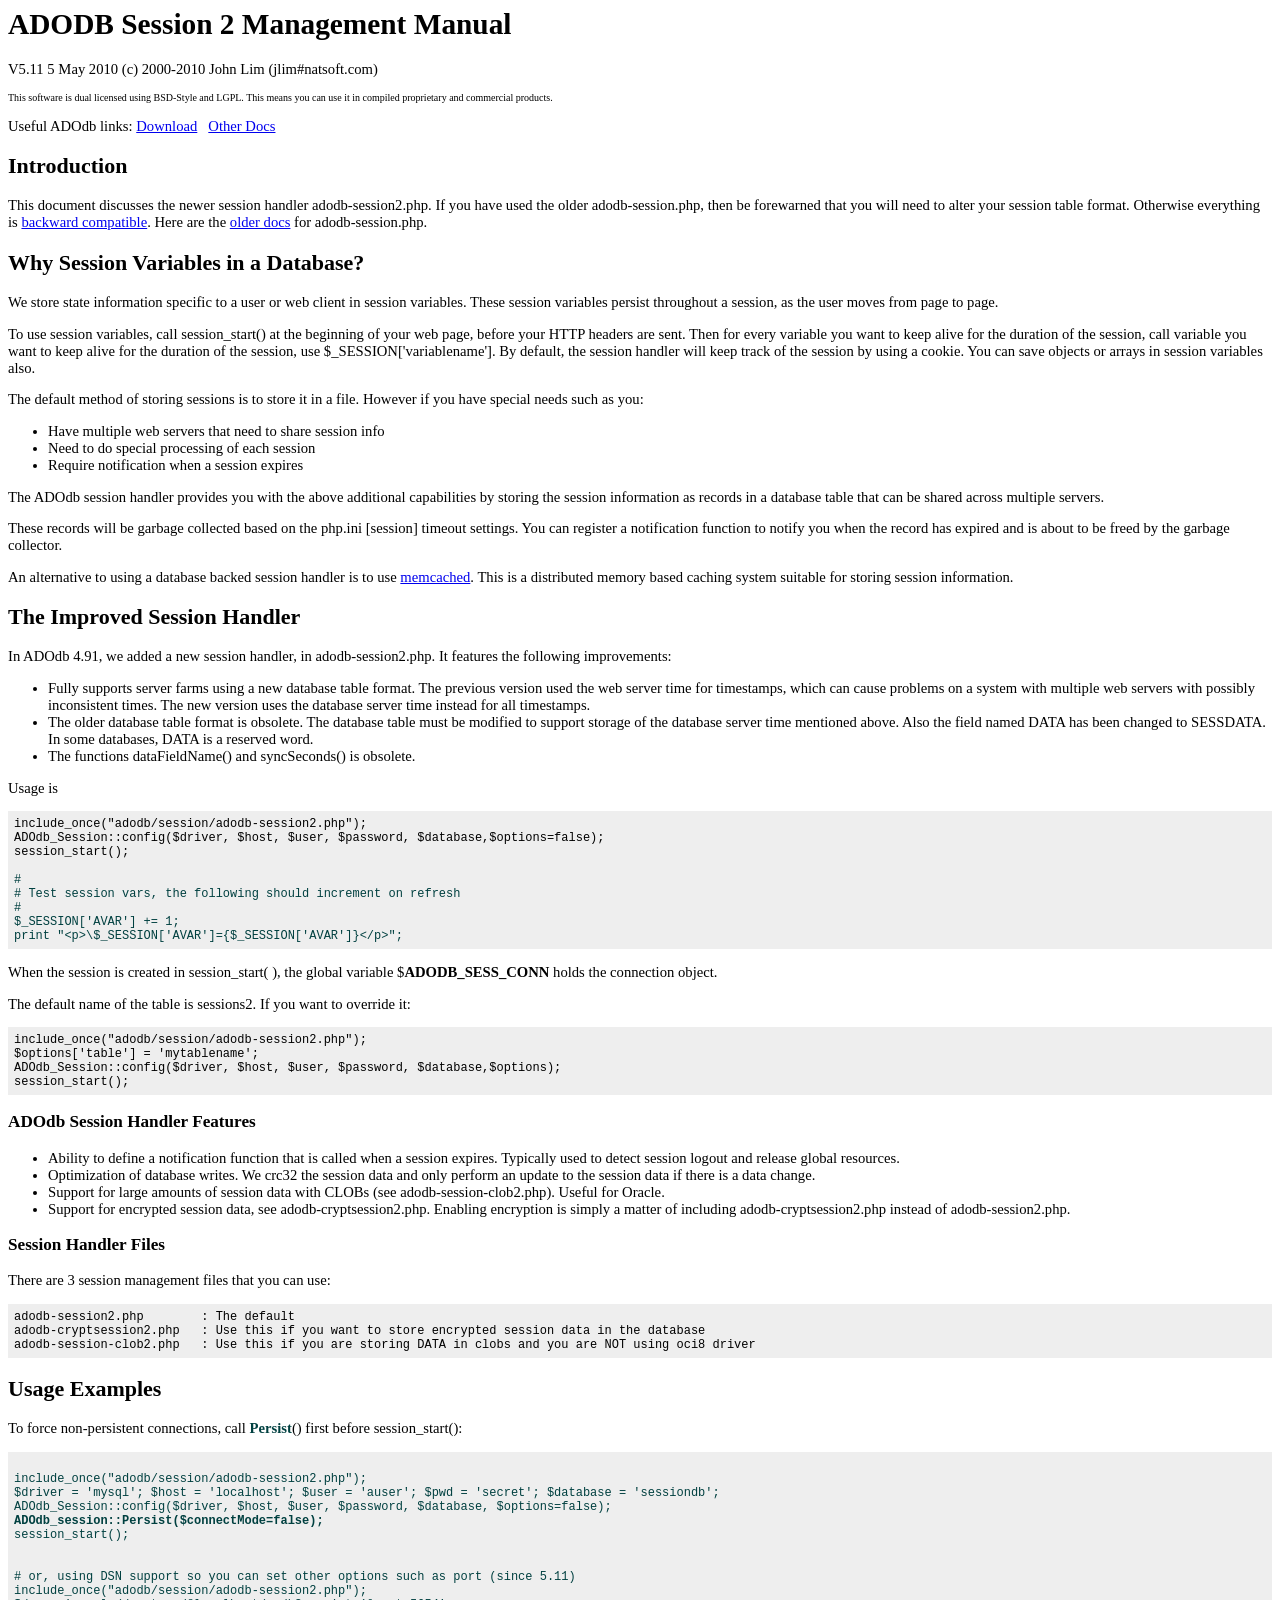
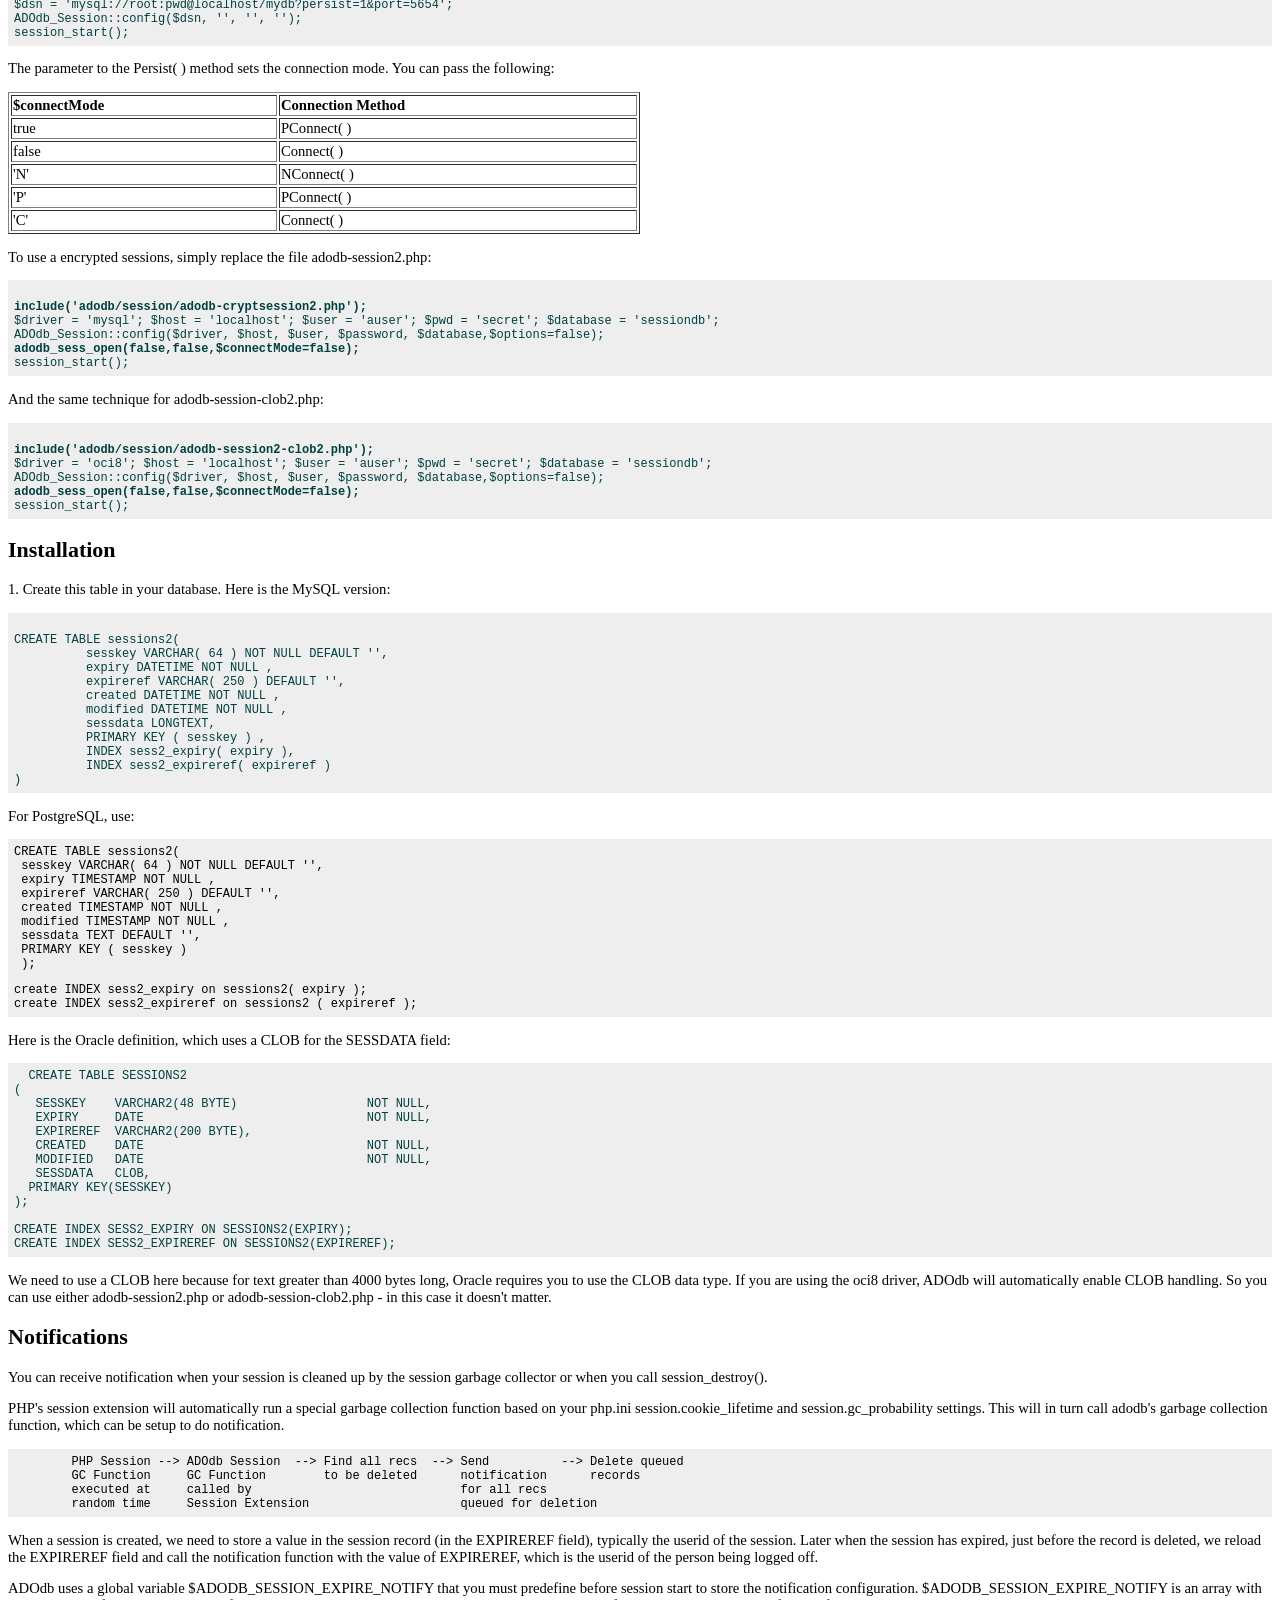
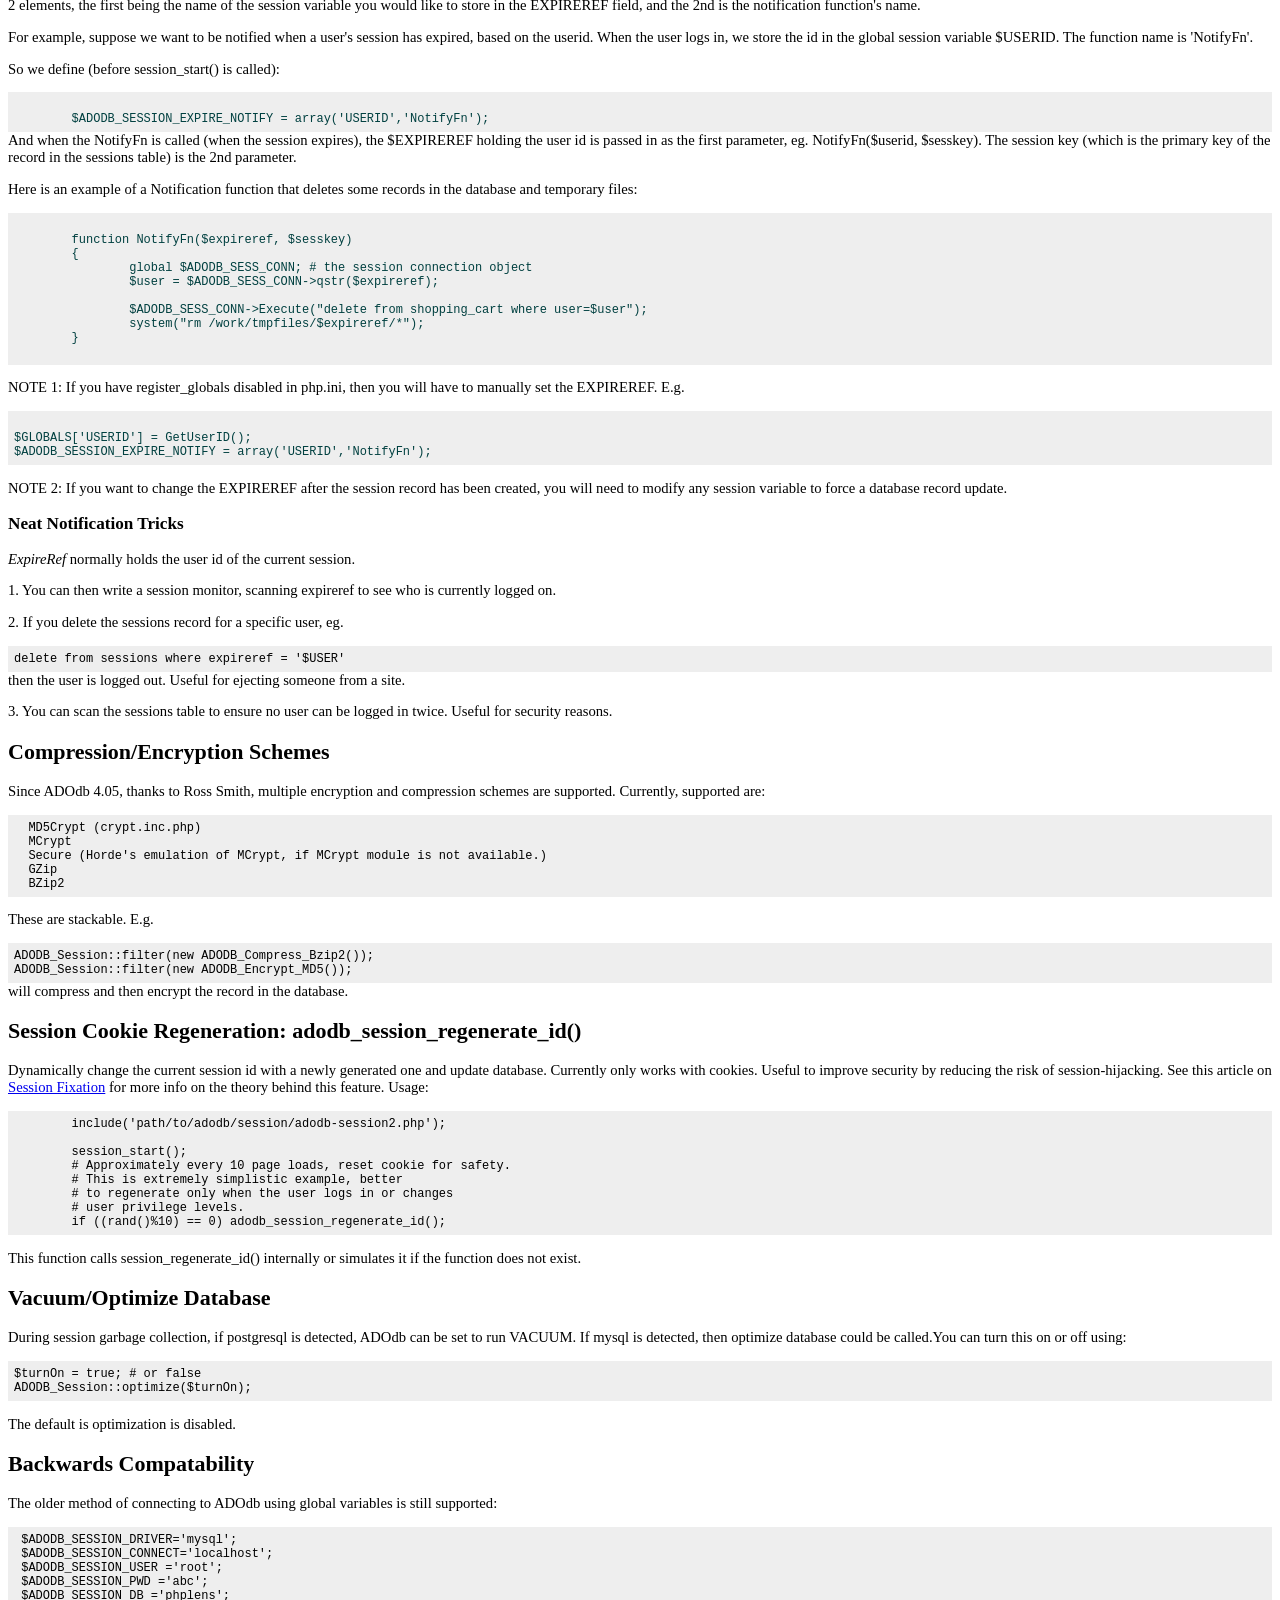
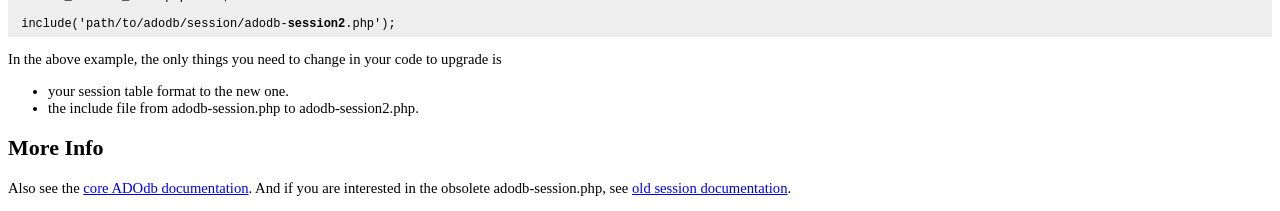
<file: PROYECTO_FINAL/proyecto_final/aplication/libs/adodb5/docs/docs-session.htm>
<!DOCTYPE HTML PUBLIC "-//W3C//DTD HTML 4.01 Transitional//EN">
<html>
<head>
  <title>ADODB Session Management Manual</title>
  <meta http-equiv="Content-Type"
 content="text/html; charset=iso-8859-1">
  <style type="text/css">
body, td {
/*font-family: Arial, Helvetica, sans-serif;*/
font-size: 11pt;
}
pre {
font-size: 9pt;
background-color: #EEEEEE; padding: .5em; margin: 0px;
}
.toplink {
font-size: 8pt;
}
  </style>
</head>
<body style="background-color: rgb(255, 255, 255);">
<h1>ADODB Session 2 Management Manual</h1>
<p>
V5.11 5 May 2010  (c) 2000-2010 John Lim (jlim#natsoft.com)
</p>
<p> <font size="1">This software is dual licensed using BSD-Style and
LGPL. This means you can use it in compiled proprietary and commercial
products. </font>
<p>Useful ADOdb links: <a href="http://adodb.sourceforge.net/#download">Download</a>
&nbsp; <a href="http://adodb.sourceforge.net/#docs">Other Docs</a>
</p>
<h2>Introduction</h2>
<p> This document discusses the newer session handler adodb-session2.php. If
  you have used the older adodb-session.php, then be forewarned that you will
  need to alter your session table format. Otherwise everything is <a href="#compat">backward
  compatible</a>.
  Here are the <a href="docs-session.old.htm">older
    docs</a> for
  adodb-session.php.</p>
<h2>Why Session Variables in a Database? </h2>
<p>We store state information specific to a user or web
    client in session variables. These session variables persist throughout a
session, as the user moves from page to page. </p>
<p>To use session variables, call session_start() at the beginning of
your web page, before your HTTP headers are sent. Then for every
variable you want to keep alive for the duration of the session, call
variable you want to keep alive for the duration of the session, use $_SESSION['variablename']. 
 By default, the session handler will
keep track of the session by using a cookie. You can save objects or
arrays in session variables also.
</p>
<p>The default method of storing sessions is to store it in a file.
However if you have special needs such as you:
</p>
<ul>
  <li>Have multiple web servers that need to share session info</li>
  <li>Need to do special processing of each session</li>
  <li>Require notification when a session expires</li>
</ul>
<p>The ADOdb session handler provides you with the above
additional capabilities by storing the session information as records
in a database table that can be shared across multiple servers. </p>
<p>These records will be garbage collected based on the php.ini [session] timeout settings. 
You can register a notification function to notify you when the record has expired and 
is about to be freed by the garbage collector.</p>
<p>An alternative to using a database backed session handler is to use <a href="http://www.danga.com/memcached/">memcached</a>.
  This is a distributed memory based caching system suitable for storing session
  information.
  </p>
<h2> The Improved Session Handler</h2>
<p>In ADOdb 4.91, we added a new session handler, in adodb-session2.php.
It features the following improvements:
<ul>
<li>Fully supports server farms using a new database table format. The
  previous version used the web server time for timestamps, which can cause problems
  on a system with multiple web servers with possibly inconsistent
  times. The new version uses the database server time instead for all timestamps.
<li>The older database table format is obsolete. The database table must be modified
  to support storage of the database server time mentioned above. Also the field
  named DATA has been changed to SESSDATA. In some databases, DATA is a reserved
  word.
<li>The functions dataFieldName() and syncSeconds() is obsolete.
</ul>

<p>Usage is 

<pre>
include_once("adodb/session/adodb-session2.php");
ADOdb_Session::config($driver, $host, $user, $password, $database,$options=false);
session_start();

<font
 color="#004040">#<br># Test session vars, the following should increment on refresh<br>#<br>$_SESSION['AVAR'] += 1;<br>print "&lt;p&gt;\$_SESSION['AVAR']={$_SESSION['AVAR']}&lt;/p&gt;";</font>
</pre>

<p>When the session is created in session_start( ), the global variable $<b>ADODB_SESS_CONN</b> holds
the connection object.
<p>The default name of the table is sessions2. If you want to override it:
  
<pre>
include_once("adodb/session/adodb-session2.php");
$options['table'] = 'mytablename';
ADOdb_Session::config($driver, $host, $user, $password, $database,$options);
session_start();
</pre>


<h3>ADOdb Session Handler Features</h3>
<ul>
  <li>Ability to define a notification function that is called when a
session expires. Typically
used to detect session logout and release global resources. </li>
  <li>Optimization of database writes. We crc32 the session data and
only perform an update
to the session data if there is a data change. </li>
  <li>Support for large amounts of session data with CLOBs (see
adodb-session-clob2.php). Useful
for Oracle. </li>
  <li>Support for encrypted session data, see
adodb-cryptsession2.php. Enabling encryption is simply a matter of
including adodb-cryptsession2.php instead of adodb-session2.php. </li>
</ul>
<h3>Session Handler Files </h3>
<p>There are 3 session management files that you can use:
</p>
<pre>adodb-session2.php        : The default<br>adodb-cryptsession2.php   : Use this if you want to store encrypted session data in the database<br>adodb-session-clob2.php   : Use this if you are storing DATA in clobs and you are NOT using oci8 driver</pre>
<h2><strong>Usage Examples</strong></h2>
<p>To force non-persistent connections, call <font color="#004040"><b>Persist</b></font>() first before session_start():

 
<pre>
 <font color="#004040">
include_once("adodb/session/adodb-session2.php");
$driver = 'mysql'; $host = 'localhost'; $user = 'auser'; $pwd = 'secret'; $database = 'sessiondb';
ADOdb_Session::config($driver, $host, $user, $password, $database, $options=false);<b><br>ADOdb_session::Persist($connectMode=false);</b>
session_start();<br> 

# or, using DSN support so you can set other options such as port (since 5.11)
include_once("adodb/session/adodb-session2.php");
$dsn = 'mysql://root:pwd@localhost/mydb?persist=1&port=5654';
ADOdb_Session::config($dsn, '', '', '');
session_start();
</font></pre>
<p> The parameter to the Persist( ) method sets the connection mode. You can
  pass the following:</p>
<table width="50%" border="1">
  <tr>
    <td><b>$connectMode</b></td>
    <td><b>Connection Method</b></td>
  </tr>
  <tr>
    <td>true</td>
    <td><p>PConnect( )</p></td>
  </tr>
  <tr>
    <td>false</td>
    <td>Connect( )</td>
  </tr>
  <tr>
    <td>'N'</td>
    <td>NConnect( )</td>
  </tr>
  <tr>
    <td>'P'</td>
    <td>PConnect( )</td>
  </tr>
  <tr>
    <td>'C'</td>
    <td>Connect( )</td>
  </tr>
</table>
<p>To use a encrypted sessions, simply replace the file adodb-session2.php:</p>
 <pre> <font
 color="#004040"><b><br>include('adodb/session/adodb-cryptsession2.php');</b><br>$driver = 'mysql'; $host = 'localhost'; $user = 'auser'; $pwd = 'secret'; $database = 'sessiondb';
ADOdb_Session::config($driver, $host, $user, $password, $database,$options=false);<b><br>adodb_sess_open(false,false,$connectMode=false);</b>
session_start();<br></font></pre>
 <p>And the same technique for adodb-session-clob2.php:</p>
 <pre>  <font
 color="#004040"><br><b>include('adodb/session/adodb-session2-clob2.php');</b><br>$driver = 'oci8'; $host = 'localhost'; $user = 'auser'; $pwd = 'secret'; $database = 'sessiondb';
ADOdb_Session::config($driver, $host, $user, $password, $database,$options=false);<b><br>adodb_sess_open(false,false,$connectMode=false);</b>
session_start();</font></pre>
 <h2>Installation</h2>
<p>1. Create this table in your database. Here is the MySQL version:
<pre> <a
 name="sessiontab"></a> <font color="#004040">
CREATE TABLE sessions2(
	  sesskey VARCHAR( 64 ) NOT NULL DEFAULT '',
  	  expiry DATETIME NOT NULL ,
	  expireref VARCHAR( 250 ) DEFAULT '',
	  created DATETIME NOT NULL ,
	  modified DATETIME NOT NULL ,
	  sessdata LONGTEXT,
	  PRIMARY KEY ( sesskey ) ,
	  INDEX sess2_expiry( expiry ),
	  INDEX sess2_expireref( expireref )
)</font></pre>

 <p> For PostgreSQL, use:
 <pre>CREATE TABLE sessions2(
 sesskey VARCHAR( 64 ) NOT NULL DEFAULT '',
 expiry TIMESTAMP NOT NULL ,
 expireref VARCHAR( 250 ) DEFAULT '',
 created TIMESTAMP NOT NULL ,
 modified TIMESTAMP NOT NULL ,
 sessdata TEXT DEFAULT '',
 PRIMARY KEY ( sesskey )
 );
</pre>
 <pre>create INDEX sess2_expiry on sessions2( expiry );
create INDEX sess2_expireref on sessions2 ( expireref );</pre>
 <p>Here is the Oracle definition, which uses a CLOB for the SESSDATA field:
 <pre>
  <font
 color="#004040">CREATE TABLE SESSIONS2<br>(<br>   SESSKEY    VARCHAR2(48 BYTE)                  NOT NULL,<br>   EXPIRY     DATE                               NOT NULL,<br>   EXPIREREF  VARCHAR2(200 BYTE),<br>   CREATED    DATE                               NOT NULL,<br>   MODIFIED   DATE                               NOT NULL,<br>   SESSDATA   CLOB,<br>  PRIMARY KEY(SESSKEY)<br>);
<br>CREATE INDEX SESS2_EXPIRY ON SESSIONS2(EXPIRY);
CREATE INDEX SESS2_EXPIREREF ON SESSIONS2(EXPIREREF);</font></pre>
<p> We need to use a CLOB here because for text greater than 4000 bytes long,
  Oracle requires you to use the CLOB data type. If you are using the oci8 driver,
  ADOdb will automatically enable CLOB handling. So you can use either adodb-session2.php
  or adodb-session-clob2.php - in this case it doesn't matter. <br>    
<h2>Notifications</h2>
<p>You can receive notification when your session is cleaned up by the session garbage collector or
when you call session_destroy().
<p>PHP's session extension will automatically run a special garbage collection function based on
your php.ini session.cookie_lifetime and session.gc_probability settings. This will in turn call
adodb's garbage collection function, which can be setup to do notification.
<p>
<pre>
	PHP Session --> ADOdb Session  --> Find all recs  --> Send          --> Delete queued
	GC Function     GC Function        to be deleted      notification      records
	executed at     called by                             for all recs
	random time     Session Extension                     queued for deletion
</pre>
<p>When a session is created, we need to store a value in the session record (in the EXPIREREF field), typically 
the userid of the session. Later when the session has expired,  just before the record is deleted,
we reload the EXPIREREF field and call the notification function with the value of EXPIREREF, which 
is the userid of the person being logged off.
<p>ADOdb uses a global variable $ADODB_SESSION_EXPIRE_NOTIFY that you must predefine before session
start to store the notification configuration. 
$ADODB_SESSION_EXPIRE_NOTIFY is an array with 2 elements, the
first being the name of the session variable you would like to store in
the EXPIREREF field, and the 2nd is the notification function's name. </p>
<p>For example, suppose we want to be notified when a user's session has expired,
based on the userid. When the user logs in, we store the id in the global session variable
$USERID. The function name is 'NotifyFn'. 
<p>
So we define (before session_start() is called): </p>
<pre> <font color="#004040">
	$ADODB_SESSION_EXPIRE_NOTIFY = array('USERID','NotifyFn');
</font></pre>
And when the NotifyFn is called (when the session expires), the
$EXPIREREF holding the user id is passed in as the first parameter, eg. NotifyFn($userid, $sesskey). The
session key (which is the primary key of the record in the sessions
table) is the 2nd parameter.
<p> Here is an example of a Notification function that deletes some
records in the database and temporary files: </p>
<pre><font color="#004040">
	function NotifyFn($expireref, $sesskey)
	{
		global $ADODB_SESS_CONN; # the session connection object
		$user = $ADODB_SESS_CONN-&gt;qstr($expireref);
		
		$ADODB_SESS_CONN-&gt;Execute("delete from shopping_cart where user=$user");          
		system("rm /work/tmpfiles/$expireref/*");
	}</font>  
			  </pre>
<p> NOTE 1: If you have register_globals disabled in php.ini, then you
will have to manually set the EXPIREREF. E.g. </p>
<pre> <font color="#004040">
$GLOBALS['USERID'] = GetUserID();
$ADODB_SESSION_EXPIRE_NOTIFY = array('USERID','NotifyFn');</font>
</pre>
<p> NOTE 2: If you want to change the EXPIREREF after the session
record has been created, you will need to modify any session variable
to force a database record update.
</p>
<h3>Neat Notification Tricks</h3>
<p><i>ExpireRef</i> normally holds the user id of the current session.
</p>
<p>1. You can then write a session monitor, scanning expireref to see
who is currently logged on.
</p>
<p>2. If you delete the sessions record for a specific user, eg.
</p>
<pre>delete from sessions where expireref = '$USER'<br></pre>
then the user is logged out. Useful for ejecting someone from a
site.
<p>3. You can scan the sessions table to ensure no user
can be logged in twice. Useful for security reasons.
</p>
<h2>Compression/Encryption Schemes</h2>
Since ADOdb 4.05, thanks to Ross Smith, multiple encryption and
compression schemes are supported. Currently, supported are:
<p>
<pre>  MD5Crypt (crypt.inc.php)<br>  MCrypt<br>  Secure (Horde's emulation of MCrypt, if MCrypt module is not available.)<br>  GZip<br>  BZip2<br></pre>
<p>These are stackable. E.g.
<pre>ADODB_Session::filter(new ADODB_Compress_Bzip2());<br>ADODB_Session::filter(new ADODB_Encrypt_MD5());<br></pre>
will compress and then encrypt the record in the database.
<h2>Session Cookie Regeneration: adodb_session_regenerate_id()</h2>
<p>Dynamically change the current session id with a newly generated one and update
  database. Currently only works with cookies. Useful to improve security by
  reducing the risk of session-hijacking. See this article on <a href=http://shiflett.org/articles/security-corner-feb2004>Session
  Fixation</a> for more info 
on the theory behind this feature. Usage:<pre>
	include('path/to/adodb/session/adodb-session2.php');
	
	session_start();
	# Approximately every 10 page loads, reset cookie for safety.
	# This is extremely simplistic example, better 
	# to regenerate only when the user logs in or changes
	# user privilege levels.
	if ((rand()%10) == 0) adodb_session_regenerate_id(); 
</pre>
<p>This function calls session_regenerate_id() internally or simulates it if the function does not exist.
<h2>Vacuum/Optimize Database</h2>
<p>During session garbage collection, if postgresql is detected,
  ADOdb can be set to run VACUUM. If mysql is detected, then optimize database
  could be called.You can turn this on or off using:</p>
<pre>$turnOn = true; # or false
ADODB_Session::optimize($turnOn);
</pre>
<p>The default  is optimization is disabled.</p>
<h2><a name=compat></a>Backwards Compatability </h2>
<p>The older method of connecting to ADOdb using global variables is still supported:</p>
<pre> $ADODB_SESSION_DRIVER='mysql';
 $ADODB_SESSION_CONNECT='localhost';
 $ADODB_SESSION_USER ='root';
 $ADODB_SESSION_PWD ='abc';
 $ADODB_SESSION_DB ='phplens';
 
 include('path/to/adodb/session/adodb-<strong>session2</strong>.php'); </pre>
<p>In the above example, the only things you need to change in your code to upgrade
  is </p>
<ul>
  <li>your session table format to the new one.</li>
  <li>the include file from adodb-session.php to adodb-session2.php. </li>
</ul>
<h2>More Info</h2>
<p>Also see the <a href="docs-adodb.htm">core ADOdb documentation</a>. And if
  you are interested in the obsolete adodb-session.php, see <a href="docs-session.old.htm">old
    session documentation</a>. </p>
</body>
</html>
</file>
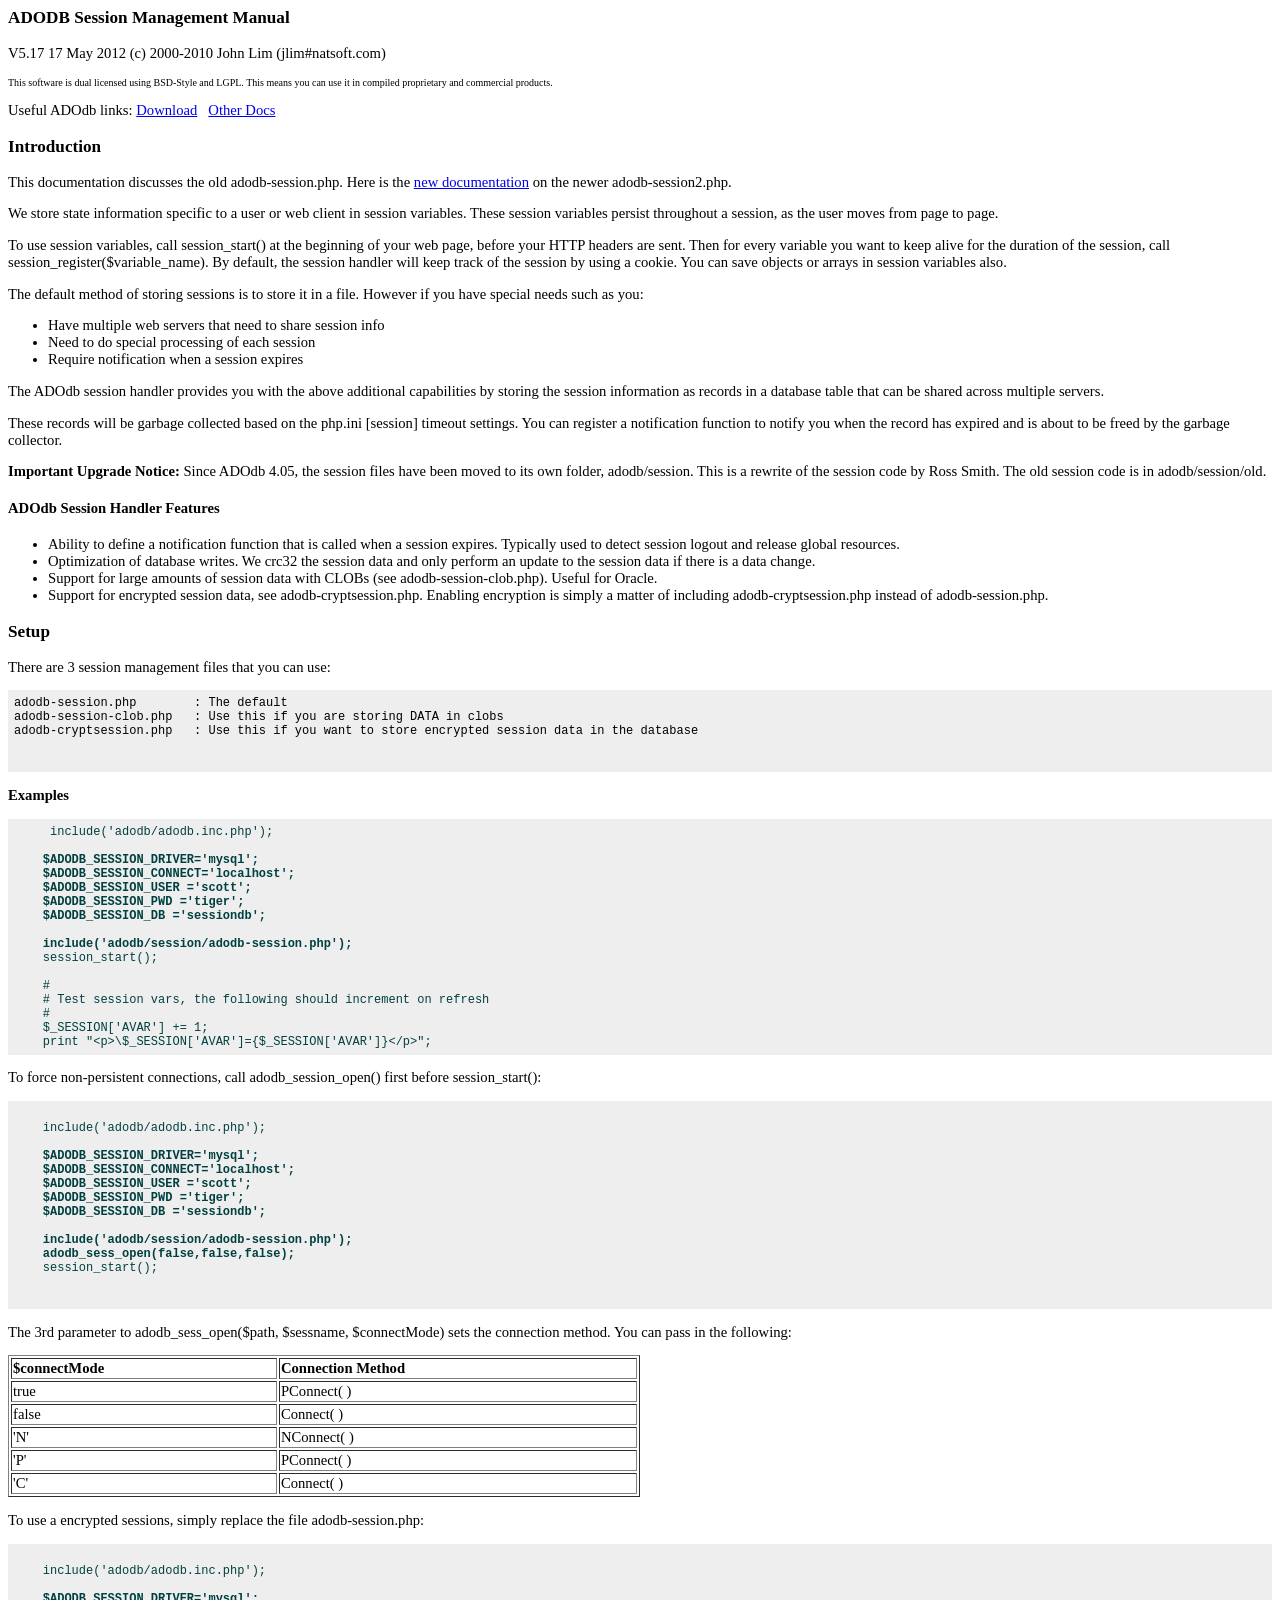
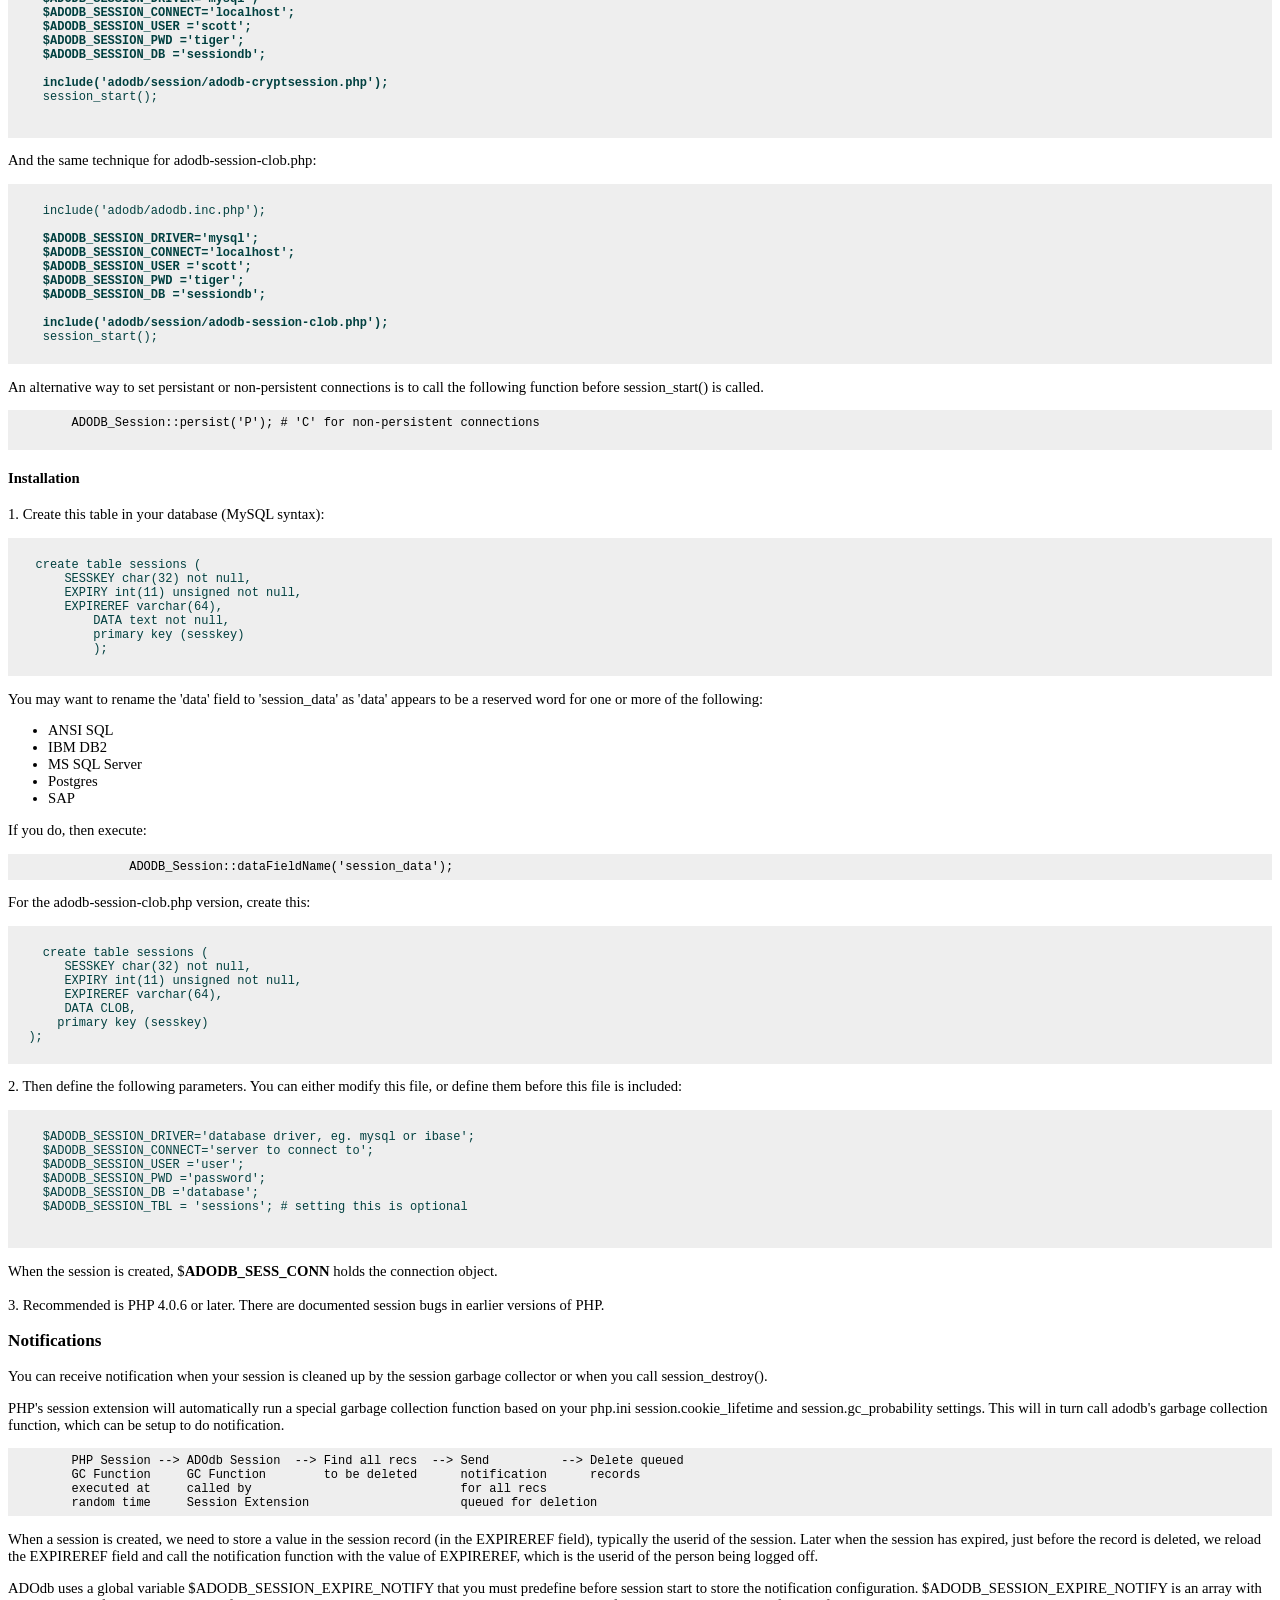
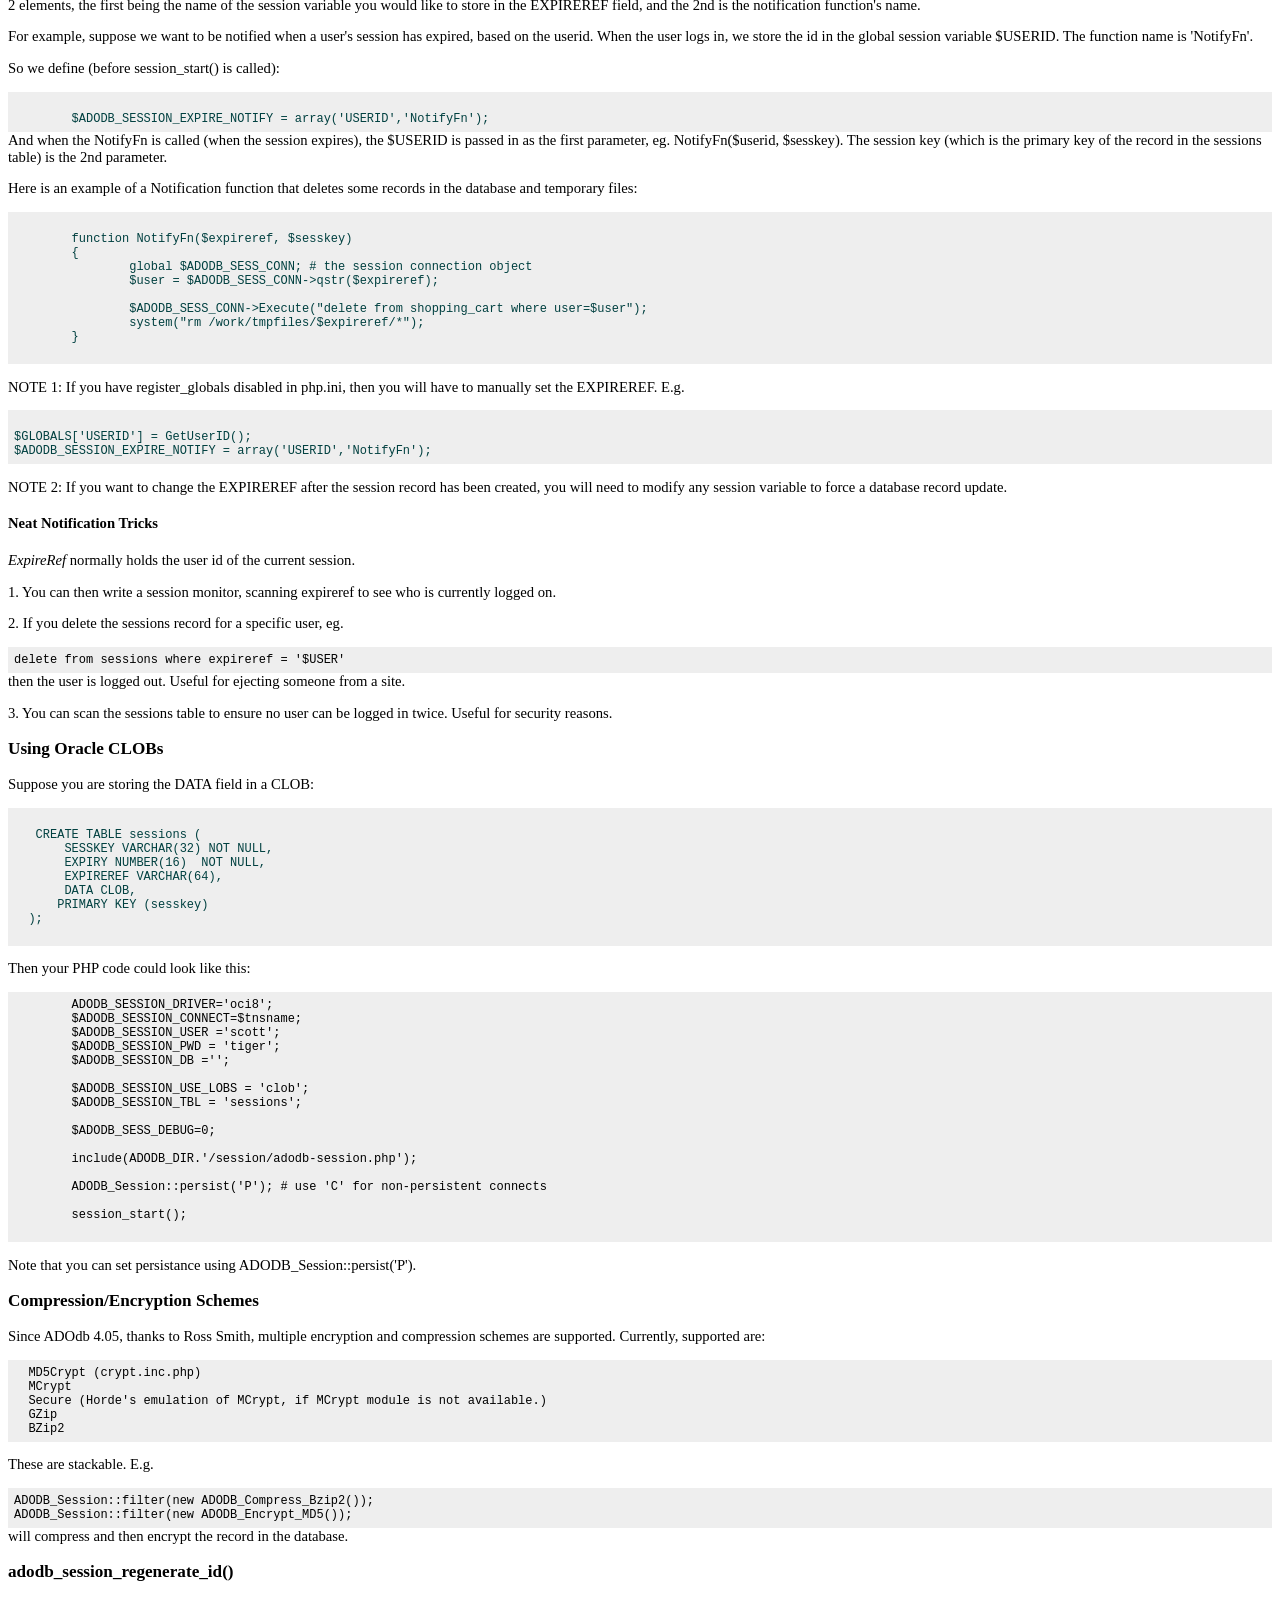
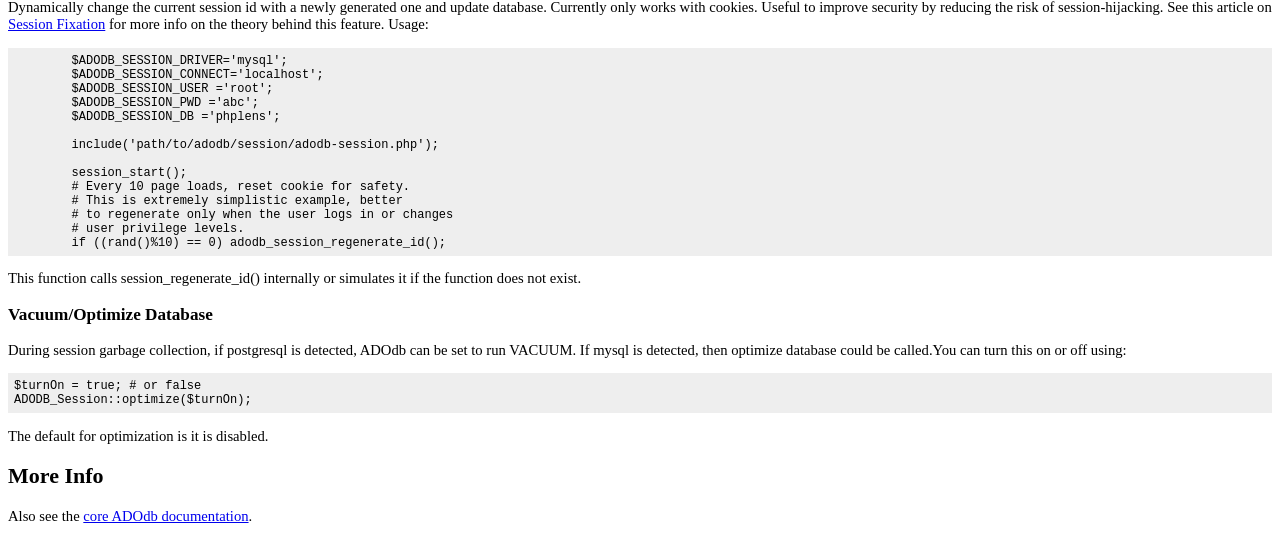
<file: PROYECTO_FINAL/proyecto_final/aplication/libs/adodb5/docs/docs-session.old.htm>
<!DOCTYPE HTML PUBLIC "-//W3C//DTD HTML 4.01 Transitional//EN">
<html>
<head>
  <title>ADODB Old Session Management Manual</title>
  <meta http-equiv="Content-Type"
 content="text/html; charset=iso-8859-1">
  <style type="text/css">
body, td {
/*font-family: Arial, Helvetica, sans-serif;*/
font-size: 11pt;
}
pre {
font-size: 9pt;
background-color: #EEEEEE; padding: .5em; margin: 0px;
}
.toplink {
font-size: 8pt;
}
  </style>
</head>
<body style="background-color: rgb(255, 255, 255);">
<h3>ADODB Session Management Manual</h3>
<p>
V5.17 17 May 2012  (c) 2000-2010 John Lim (jlim#natsoft.com)
</p>
<p> <font size="1">This software is dual licensed using BSD-Style and
LGPL. This means you can use it in compiled proprietary and commercial
products. </font>
<p>Useful ADOdb links: <a href="http://adodb.sourceforge.net/#download">Download</a>
&nbsp; <a href="http://adodb.sourceforge.net/#docs">Other Docs</a>
</p>
<h3>Introduction</h3>
<p>This documentation discusses the old adodb-session.php. 
Here is the <a href=docs-session.htm>new documentation</a> on the newer adodb-session2.php.
<p> We store state information specific to a user or web client in
session variables. These session variables persist throughout a
session, as the user moves from page to page. </p>
<p>To use session variables, call session_start() at the beginning of
your web page, before your HTTP headers are sent. Then for every
variable you want to keep alive for the duration of the session, call
session_register($variable_name). By default, the session handler will
keep track of the session by using a cookie. You can save objects or
arrays in session variables also.
</p>
<p>The default method of storing sessions is to store it in a file.
However if you have special needs such as you:
</p>
<ul>
  <li>Have multiple web servers that need to share session info</li>
  <li>Need to do special processing of each session</li>
  <li>Require notification when a session expires</li>
</ul>
<p>The ADOdb session handler provides you with the above
additional capabilities by storing the session information as records
in a database table that can be shared across multiple servers. </p>
<p>These records will be garbage collected based on the php.ini [session] timeout settings. 
You can register a notification function to notify you when the record has expired and 
is about to be freed by the garbage collector.</p>
<p><b>Important Upgrade Notice:</b> Since ADOdb 4.05, the session files
have been moved to its own folder, adodb/session. This is a rewrite
of the session code by Ross Smith. The old session code is in
adodb/session/old. </p>
<h4>ADOdb Session Handler Features</h4>
<ul>
  <li>Ability to define a notification function that is called when a
session expires. Typically
used to detect session logout and release global resources. </li>
  <li>Optimization of database writes. We crc32 the session data and
only perform an update
to the session data if there is a data change. </li>
  <li>Support for large amounts of session data with CLOBs (see
adodb-session-clob.php). Useful
for Oracle. </li>
  <li>Support for encrypted session data, see
adodb-cryptsession.php. Enabling encryption is simply a matter of
including adodb-cryptsession.php instead of adodb-session.php. </li>
</ul>
<h3>Setup</h3>
<p>There are 3 session management files that you can use:
</p>
<pre>adodb-session.php        : The default<br>adodb-session-clob.php   : Use this if you are storing DATA in clobs<br>adodb-cryptsession.php   : Use this if you want to store encrypted session data in the database<br><br>
</pre>
<p><strong>Examples</strong>
<p><pre>
 <font
 color="#004040">    include('adodb/adodb.inc.php');<br>    <br><b>    $ADODB_SESSION_DRIVER='mysql';<br>    $ADODB_SESSION_CONNECT='localhost';<br>    $ADODB_SESSION_USER ='scott';<br>    $ADODB_SESSION_PWD ='tiger';<br>    $ADODB_SESSION_DB ='sessiondb';</b><br>    <br>    <b>include('adodb/session/adodb-session.php');</b><br>    session_start();<br>    <br>    #<br>    # Test session vars, the following should increment on refresh<br>    #<br>    $_SESSION['AVAR'] += 1;<br>    print "&lt;p&gt;\$_SESSION['AVAR']={$_SESSION['AVAR']}&lt;/p&gt;";<br></font></pre>
 
<p>To force non-persistent connections, call adodb_session_open() first before session_start():
<p>
 <pre>
 <font color="#004040"><br>    include('adodb/adodb.inc.php');<br>    <br><b>    $ADODB_SESSION_DRIVER='mysql';<br>    $ADODB_SESSION_CONNECT='localhost';<br>    $ADODB_SESSION_USER ='scott';<br>    $ADODB_SESSION_PWD ='tiger';<br>    $ADODB_SESSION_DB ='sessiondb';</b><br>    <br>    <b>include('adodb/session/adodb-session.php');<br>    adodb_sess_open(false,false,false);</b><br>    session_start();<br> </font>
 </pre>
<p> The 3rd parameter to adodb_sess_open($path, $sessname, $connectMode)  sets the connection method. You can pass in the following:</p>
<table width="50%" border="1">
  <tr>
    <td><b>$connectMode</b></td>
    <td><b>Connection Method</b></td>
  </tr>
  <tr>
    <td>true</td>
    <td><p>PConnect( )</p></td>
  </tr>
  <tr>
    <td>false</td>
    <td>Connect( )</td>
  </tr>
  <tr>
    <td>'N'</td>
    <td>NConnect( )</td>
  </tr>
  <tr>
    <td>'P'</td>
    <td>PConnect( )</td>
  </tr>
  <tr>
    <td>'C'</td>
    <td>Connect( )</td>
  </tr>
</table>
<p>To use a encrypted sessions, simply replace the file adodb-session.php:</p>
 <pre> <font
 color="#004040"><br>    include('adodb/adodb.inc.php');<br>    <br><b>    $ADODB_SESSION_DRIVER='mysql';<br>    $ADODB_SESSION_CONNECT='localhost';<br>    $ADODB_SESSION_USER ='scott';<br>    $ADODB_SESSION_PWD ='tiger';<br>    $ADODB_SESSION_DB ='sessiondb';<br>    <br>    include('adodb/session/adodb-cryptsession.php');</b><br>    session_start();</font><br>
 </pre>
 <p>And the same technique for adodb-session-clob.php:</p>
 <pre>  <font
 color="#004040"><br>    include('adodb/adodb.inc.php');<br>    <br><b>    $ADODB_SESSION_DRIVER='mysql';<br>    $ADODB_SESSION_CONNECT='localhost';<br>    $ADODB_SESSION_USER ='scott';<br>    $ADODB_SESSION_PWD ='tiger';<br>    $ADODB_SESSION_DB ='sessiondb';<br>    <br>    include('adodb/session/adodb-session-clob.php');</b><br>    session_start();</font>
 </pre>
 <p>An alternative way to set persistant or non-persistent connections is to call the following function before session_start() is called.
 <pre>
 	ADODB_Session::persist('P'); # 'C' for non-persistent connections
 </pre>
 <h4>Installation</h4>
<p>1. Create this table in your database (MySQL syntax):
<p><pre> <a
 name="sessiontab"></a> <font color="#004040">
   create table sessions (
       SESSKEY char(32) not null,
       EXPIRY int(11) unsigned not null,
       EXPIREREF varchar(64),
	   DATA text not null,
	   primary key (sesskey)
	   );</font>
 </pre>

 <p>You may want to rename the 'data' field to 'session_data' as
	'data' appears to be a reserved word for one or more of the following:
	<ul>
	<li>	ANSI SQL
	<li>	IBM DB2
	<li>	MS SQL Server
	<li>	Postgres
	<li>	SAP
		</ul>
<p>
	If you do, then execute:
<pre>
		ADODB_Session::dataFieldName('session_data');
</pre>
 <p> For the adodb-session-clob.php version, create this:
<p>  <pre>
    <font
 color="#004040"><br>    create table sessions (<br>       SESSKEY char(32) not null,<br>       EXPIRY int(11) unsigned not null,<br>       EXPIREREF varchar(64),<br>       DATA CLOB,<br>      primary key (sesskey)<br>  );</font>
 </pre>
 <p>2. Then define the following parameters. You can either modify this file, or define them before this file is included:
 <pre>      <font
 color="#004040"><br>    $ADODB_SESSION_DRIVER='database driver, eg. mysql or ibase';<br>    $ADODB_SESSION_CONNECT='server to connect to';<br>    $ADODB_SESSION_USER ='user';<br>    $ADODB_SESSION_PWD ='password';<br>    $ADODB_SESSION_DB ='database';<br>    $ADODB_SESSION_TBL = 'sessions'; # setting this is optional<br>	</font>
 </pre><p>
     When the session is created, $<b>ADODB_SESS_CONN</b> holds the connection object.<br>    <br>  3. Recommended is PHP 4.0.6 or later. There are documented session bugs in earlier versions of PHP.
<h3>Notifications</h3>
<p>You can receive notification when your session is cleaned up by the session garbage collector or
when you call session_destroy().
<p>PHP's session extension will automatically run a special garbage collection function based on
your php.ini session.cookie_lifetime and session.gc_probability settings. This will in turn call
adodb's garbage collection function, which can be setup to do notification.
<p>
<pre>
	PHP Session --> ADOdb Session  --> Find all recs  --> Send          --> Delete queued
	GC Function     GC Function        to be deleted      notification      records
	executed at     called by                             for all recs
	random time     Session Extension                     queued for deletion
</pre>
<p>When a session is created, we need to store a value in the session record (in the EXPIREREF field), typically 
the userid of the session. Later when the session has expired,  just before the record is deleted,
we reload the EXPIREREF field and call the notification function with the value of EXPIREREF, which 
is the userid of the person being logged off.
<p>ADOdb uses a global variable $ADODB_SESSION_EXPIRE_NOTIFY that you must predefine before session
start to store the notification configuration. 
$ADODB_SESSION_EXPIRE_NOTIFY is an array with 2 elements, the
first being the name of the session variable you would like to store in
the EXPIREREF field, and the 2nd is the notification function's name. </p>
<p>For example, suppose we want to be notified when a user's session has expired,
based on the userid. When the user logs in, we store the id in the global session variable
$USERID. The function name is 'NotifyFn'. 
<p>
So we define (before session_start() is called): </p>
<pre> <font color="#004040">
	$ADODB_SESSION_EXPIRE_NOTIFY = array('USERID','NotifyFn');
</font></pre>
And when the NotifyFn is called (when the session expires), the
$USERID is passed in as the first parameter, eg. NotifyFn($userid, $sesskey). The
session key (which is the primary key of the record in the sessions
table) is the 2nd parameter.
<p> Here is an example of a Notification function that deletes some
records in the database and temporary files: </p>
<pre><font color="#004040">
	function NotifyFn($expireref, $sesskey)
	{
		global $ADODB_SESS_CONN; # the session connection object
		$user = $ADODB_SESS_CONN-&gt;qstr($expireref);
		
		$ADODB_SESS_CONN-&gt;Execute("delete from shopping_cart where user=$user");          
		system("rm /work/tmpfiles/$expireref/*");
	}</font>  
			  </pre>
<p> NOTE 1: If you have register_globals disabled in php.ini, then you
will have to manually set the EXPIREREF. E.g. </p>
<pre> <font color="#004040">
$GLOBALS['USERID'] = GetUserID();
$ADODB_SESSION_EXPIRE_NOTIFY = array('USERID','NotifyFn');</font>
</pre>
<p> NOTE 2: If you want to change the EXPIREREF after the session
record has been created, you will need to modify any session variable
to force a database record update.
</p>
<h4>Neat Notification Tricks</h4>
<p><i>ExpireRef</i> normally holds the user id of the current session.
</p>
<p>1. You can then write a session monitor, scanning expireref to see
who is currently logged on.
</p>
<p>2. If you delete the sessions record for a specific user, eg.
</p>
<pre>delete from sessions where expireref = '$USER'<br></pre>
then the user is logged out. Useful for ejecting someone from a
site.
<p>3. You can scan the sessions table to ensure no user
can be logged in twice. Useful for security reasons.
</p>
<h3>Using Oracle CLOBs</h3>
<p>Suppose you are storing the DATA field in a CLOB:
 <pre><font color="#004040">
   CREATE TABLE sessions (
       SESSKEY VARCHAR(32) NOT NULL,
       EXPIRY NUMBER(16)  NOT NULL,
       EXPIREREF VARCHAR(64),
       DATA CLOB,
      PRIMARY KEY (sesskey)
  );</font>
 </pre> 
 <p>Then your PHP code could look like this:
	 <pre>
	ADODB_SESSION_DRIVER='oci8';
	$ADODB_SESSION_CONNECT=$tnsname;
	$ADODB_SESSION_USER ='scott';
	$ADODB_SESSION_PWD = 'tiger';
	$ADODB_SESSION_DB ='';
	
	$ADODB_SESSION_USE_LOBS = 'clob';
	$ADODB_SESSION_TBL = 'sessions';
	
	$ADODB_SESS_DEBUG=0;
	
	include(ADODB_DIR.'/session/adodb-session.php');
	
	ADODB_Session::persist('P'); # use 'C' for non-persistent connects
	
	session_start();
 </pre>
 <p>Note that you can set persistance using ADODB_Session::persist('P').
 
<h3>Compression/Encryption Schemes</h3>
Since ADOdb 4.05, thanks to Ross Smith, multiple encryption and
compression schemes are supported. Currently, supported are:
<p>
<pre>  MD5Crypt (crypt.inc.php)<br>  MCrypt<br>  Secure (Horde's emulation of MCrypt, if MCrypt module is not available.)<br>  GZip<br>  BZip2<br></pre>
<p>These are stackable. E.g.
<p><pre>ADODB_Session::filter(new ADODB_Compress_Bzip2());<br>ADODB_Session::filter(new ADODB_Encrypt_MD5());<br></pre>
will compress and then encrypt the record in the database.
<h3>adodb_session_regenerate_id()</h3>
<p>Dynamically change the current session id with a newly generated one and update database. Currently only
works with cookies. Useful to improve security by reducing the risk of session-hijacking.
See this article on <a href=http://shiflett.org/articles/security-corner-feb2004>Session Fixation</a> for more info 
on the theory behind this feature. Usage:
<pre>
	$ADODB_SESSION_DRIVER='mysql';
	$ADODB_SESSION_CONNECT='localhost';
	$ADODB_SESSION_USER ='root';
	$ADODB_SESSION_PWD ='abc';
	$ADODB_SESSION_DB ='phplens';
	
	include('path/to/adodb/session/adodb-session.php');
	
	session_start();
	# Every 10 page loads, reset cookie for safety.
	# This is extremely simplistic example, better 
	# to regenerate only when the user logs in or changes
	# user privilege levels.
	if ((rand()%10) == 0) adodb_session_regenerate_id(); 
</pre>
<p>This function calls session_regenerate_id() internally or simulates it if the function does not exist.
<h3>Vacuum/Optimize Database</h3>
<p>During session garbage collection, if postgresql is detected,
  ADOdb can be set to run VACUUM. If mysql is detected, then optimize database
  could be called.You can turn this on or off using:</p>
<pre>$turnOn = true; # or false
ADODB_Session::optimize($turnOn);
</pre>
<p>The default for optimization is it is disabled.</p>
<h2>More Info</h2>
<p>Also see the <a href="docs-adodb.htm">core ADOdb documentation</a>.
</p>
</body>
</html>
</file>
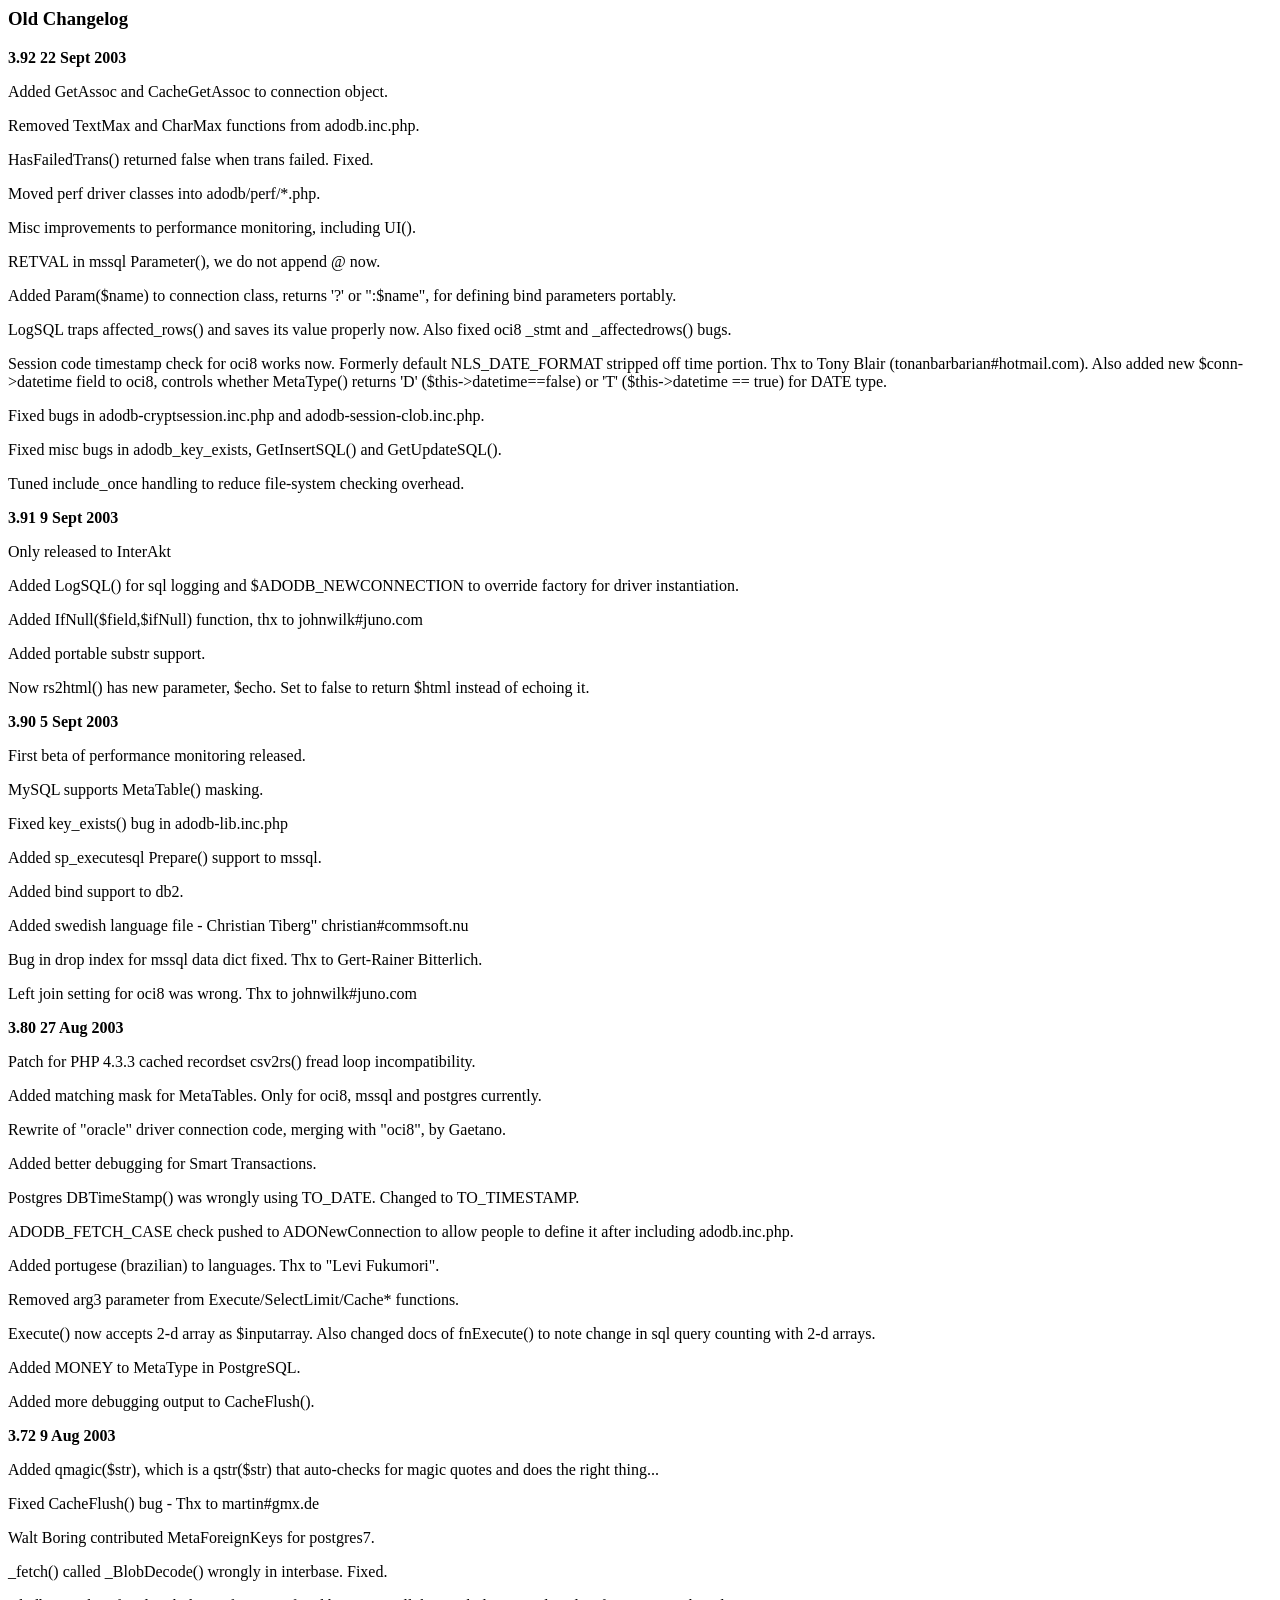
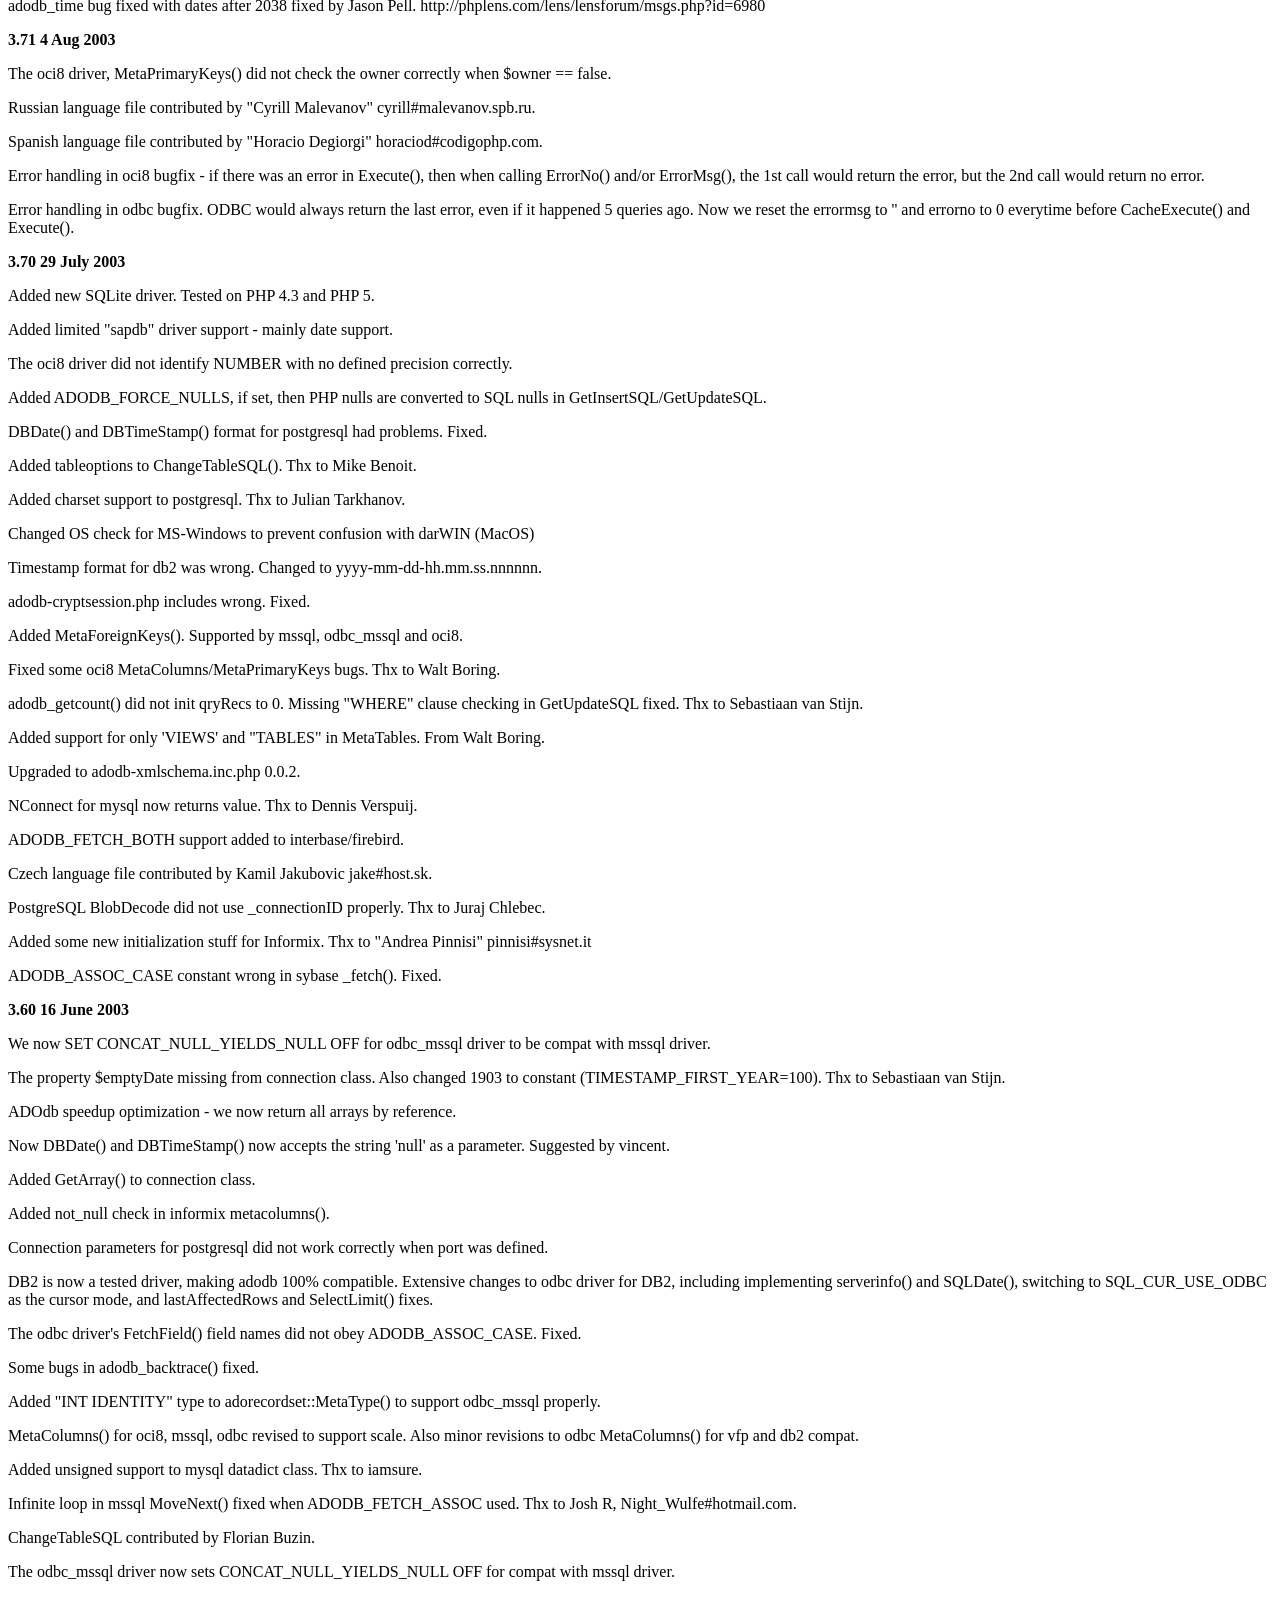
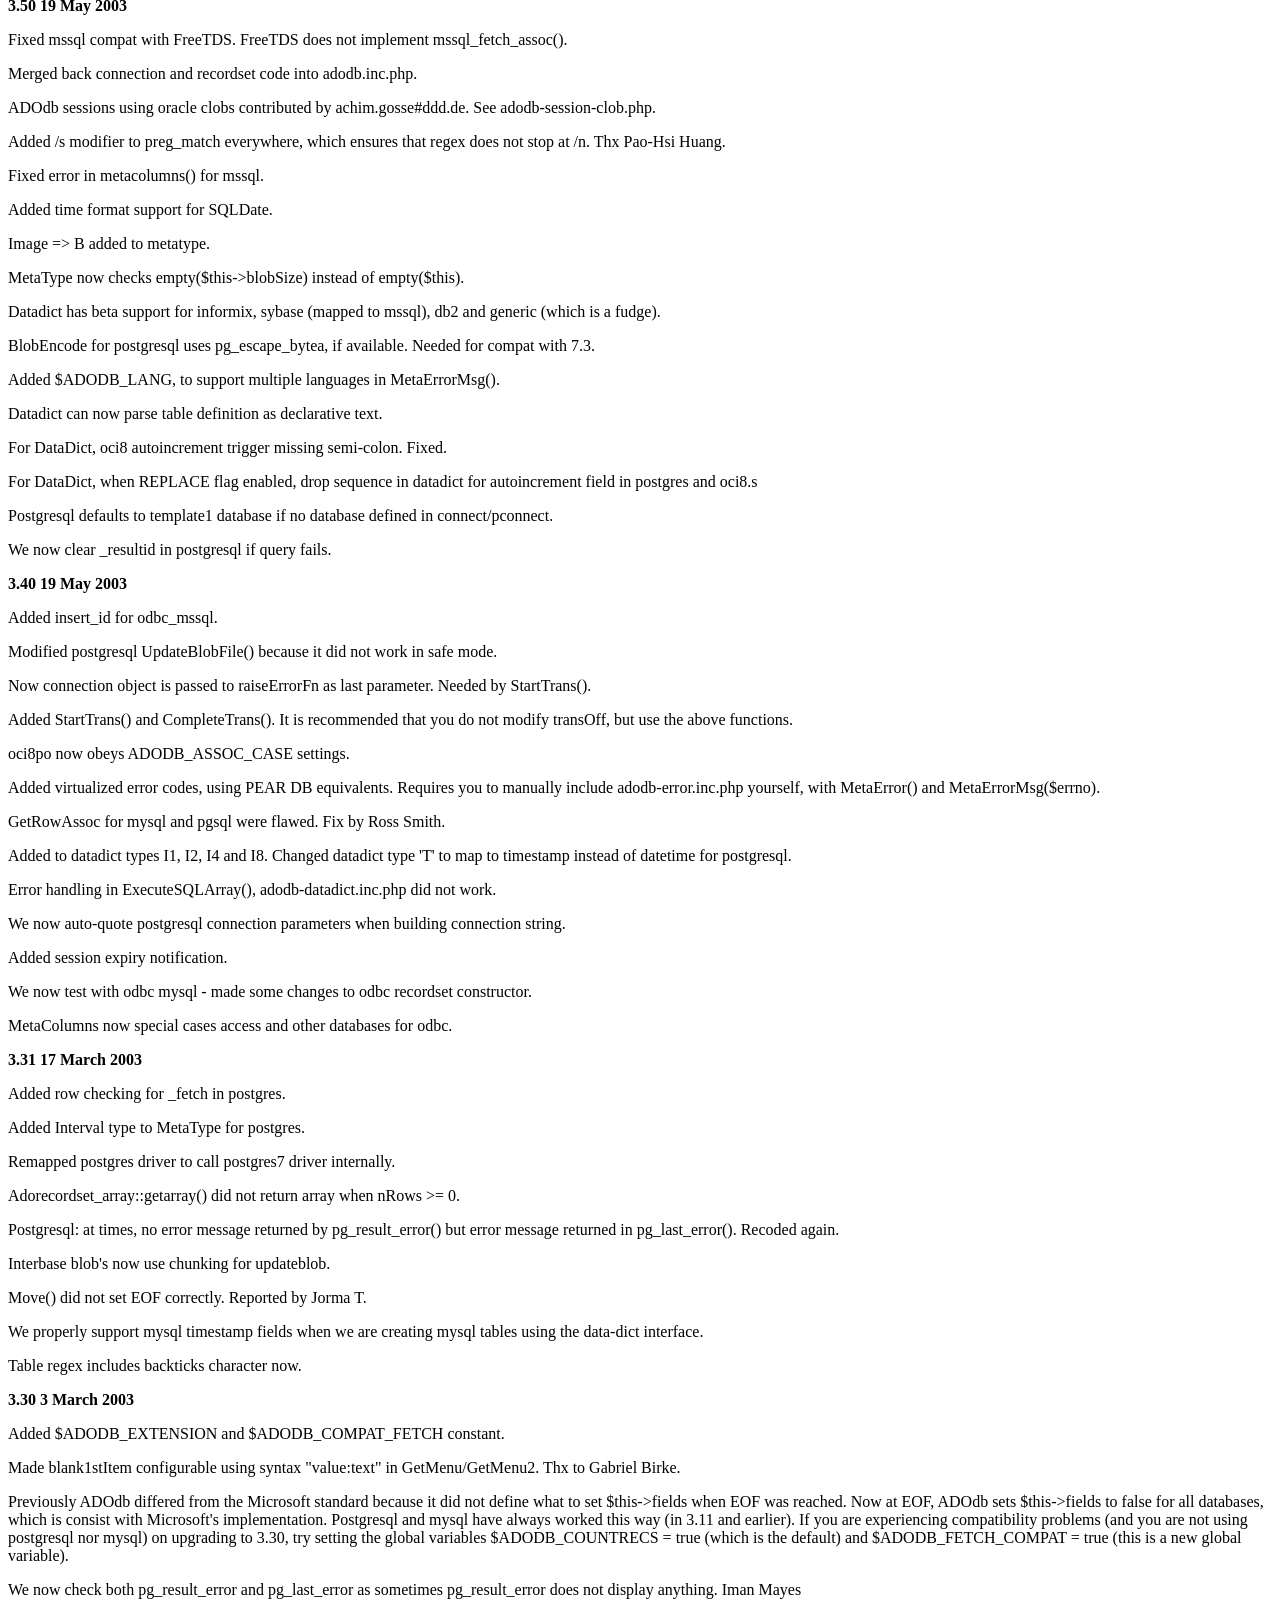
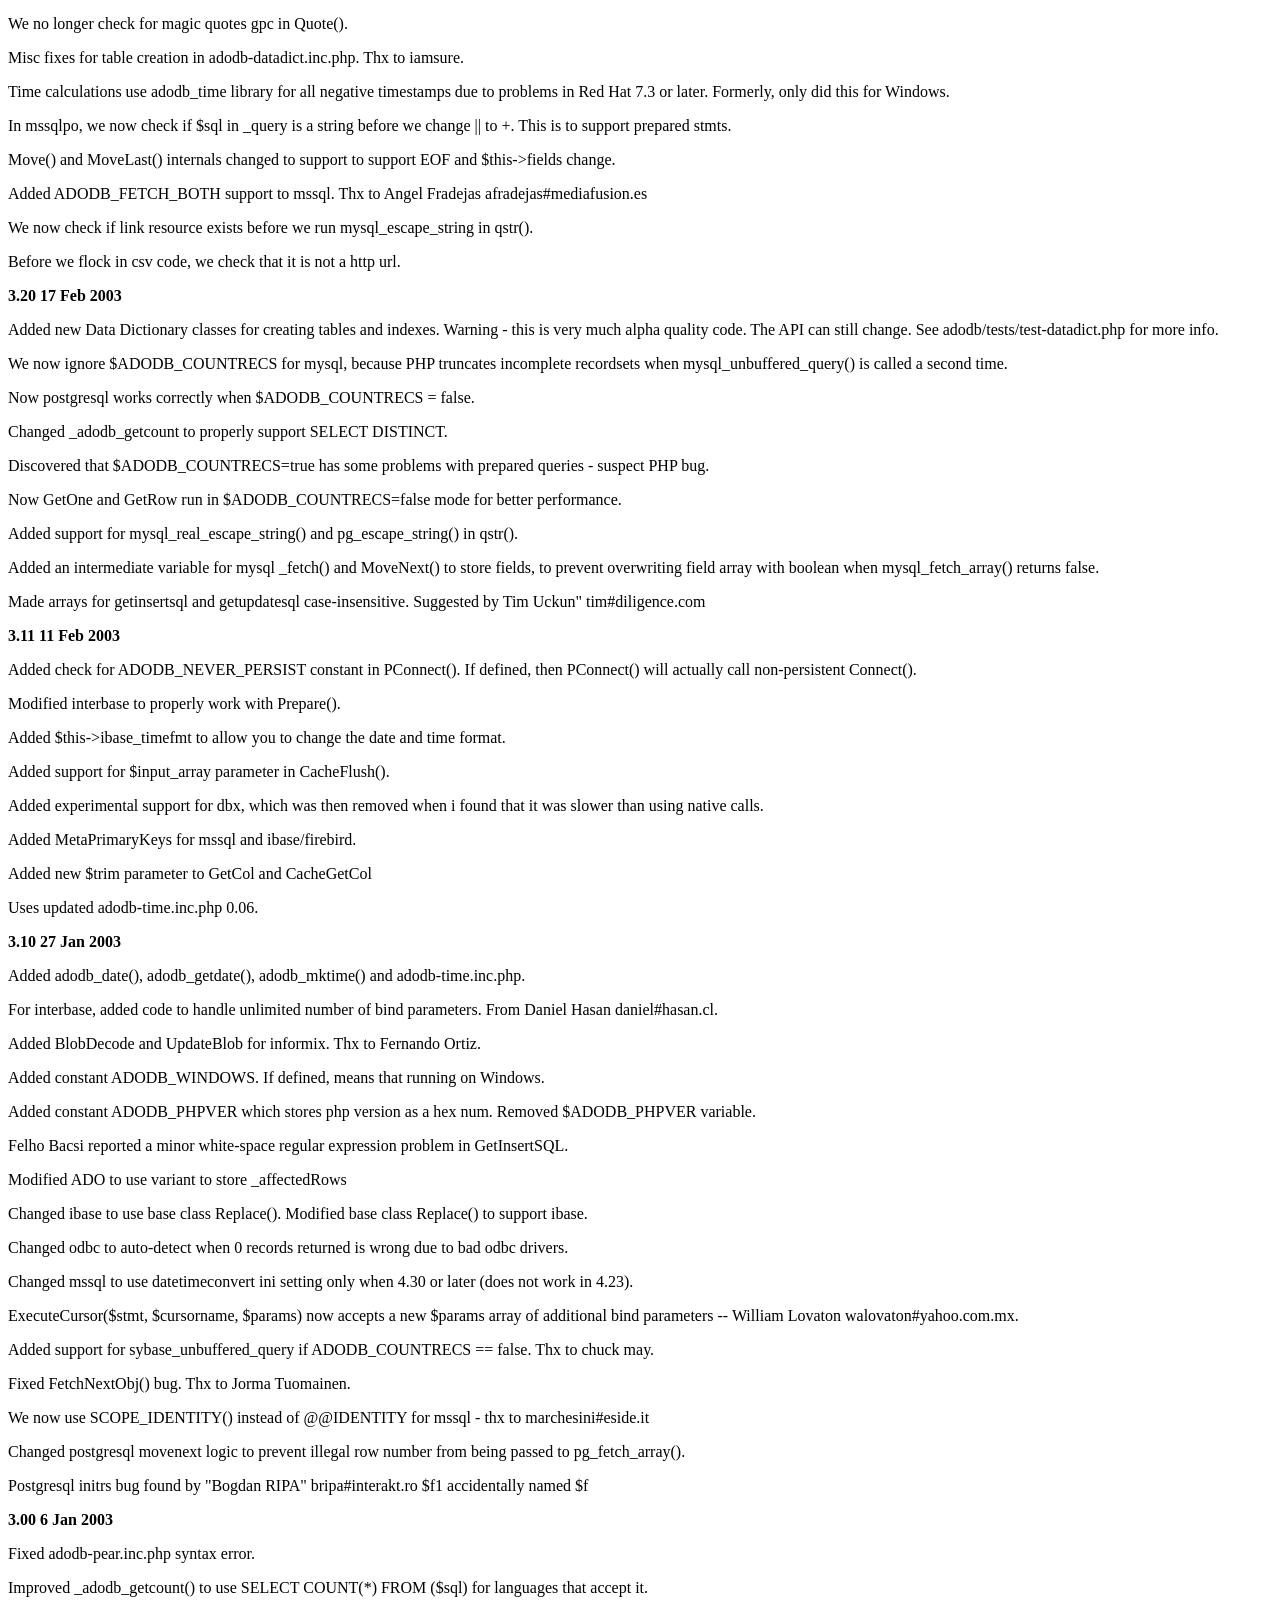
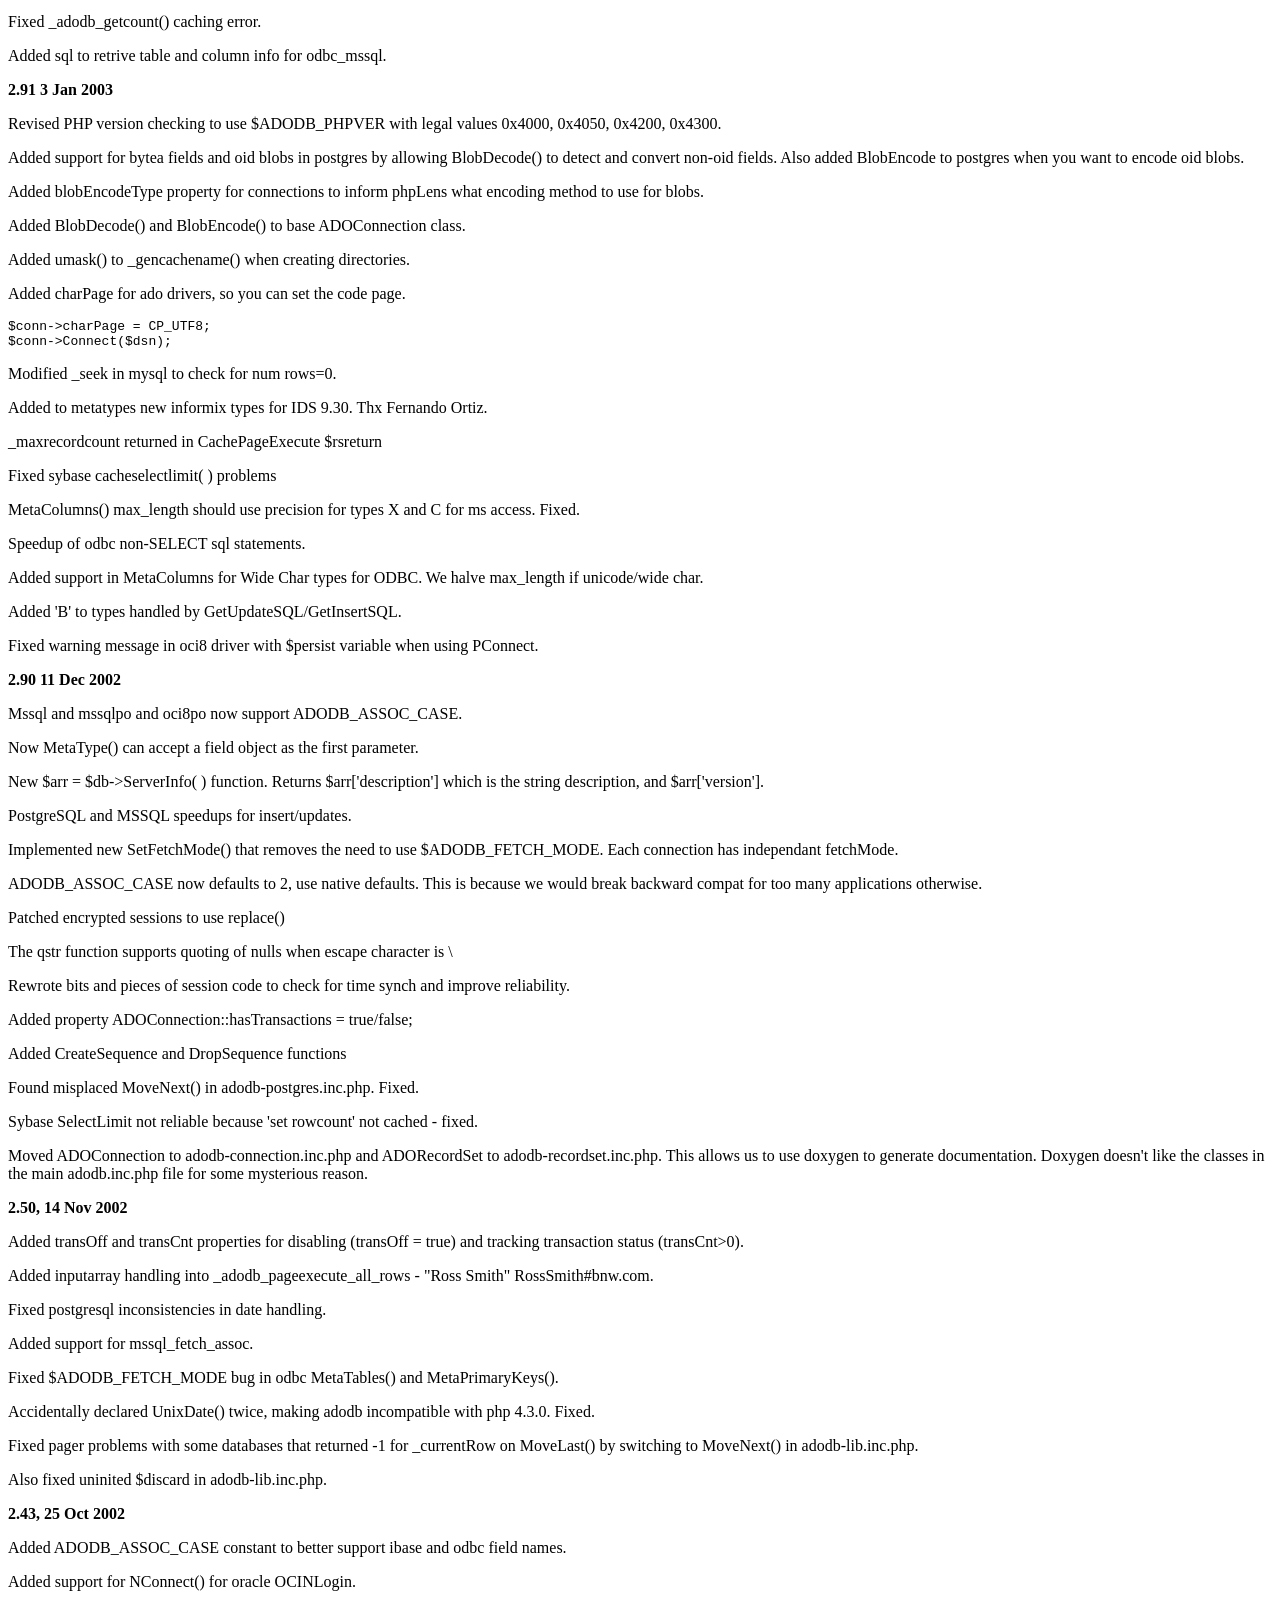
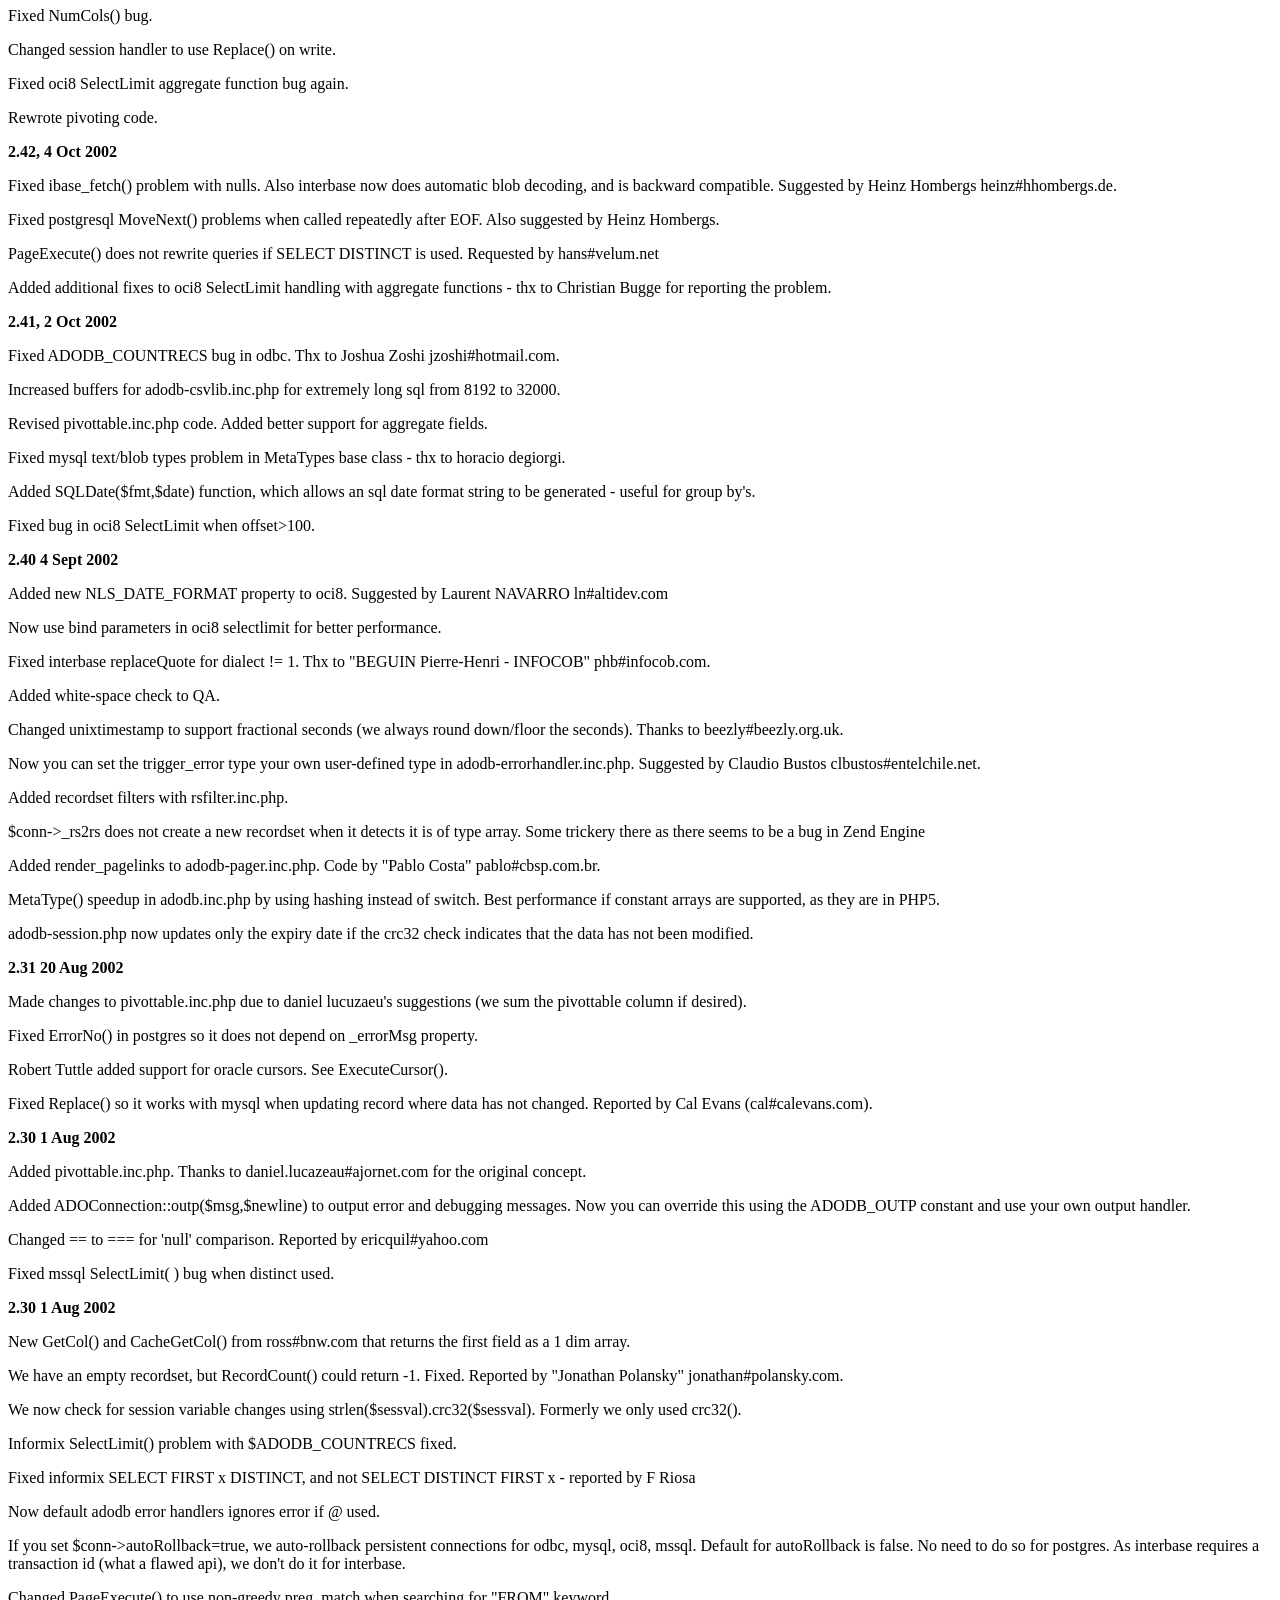
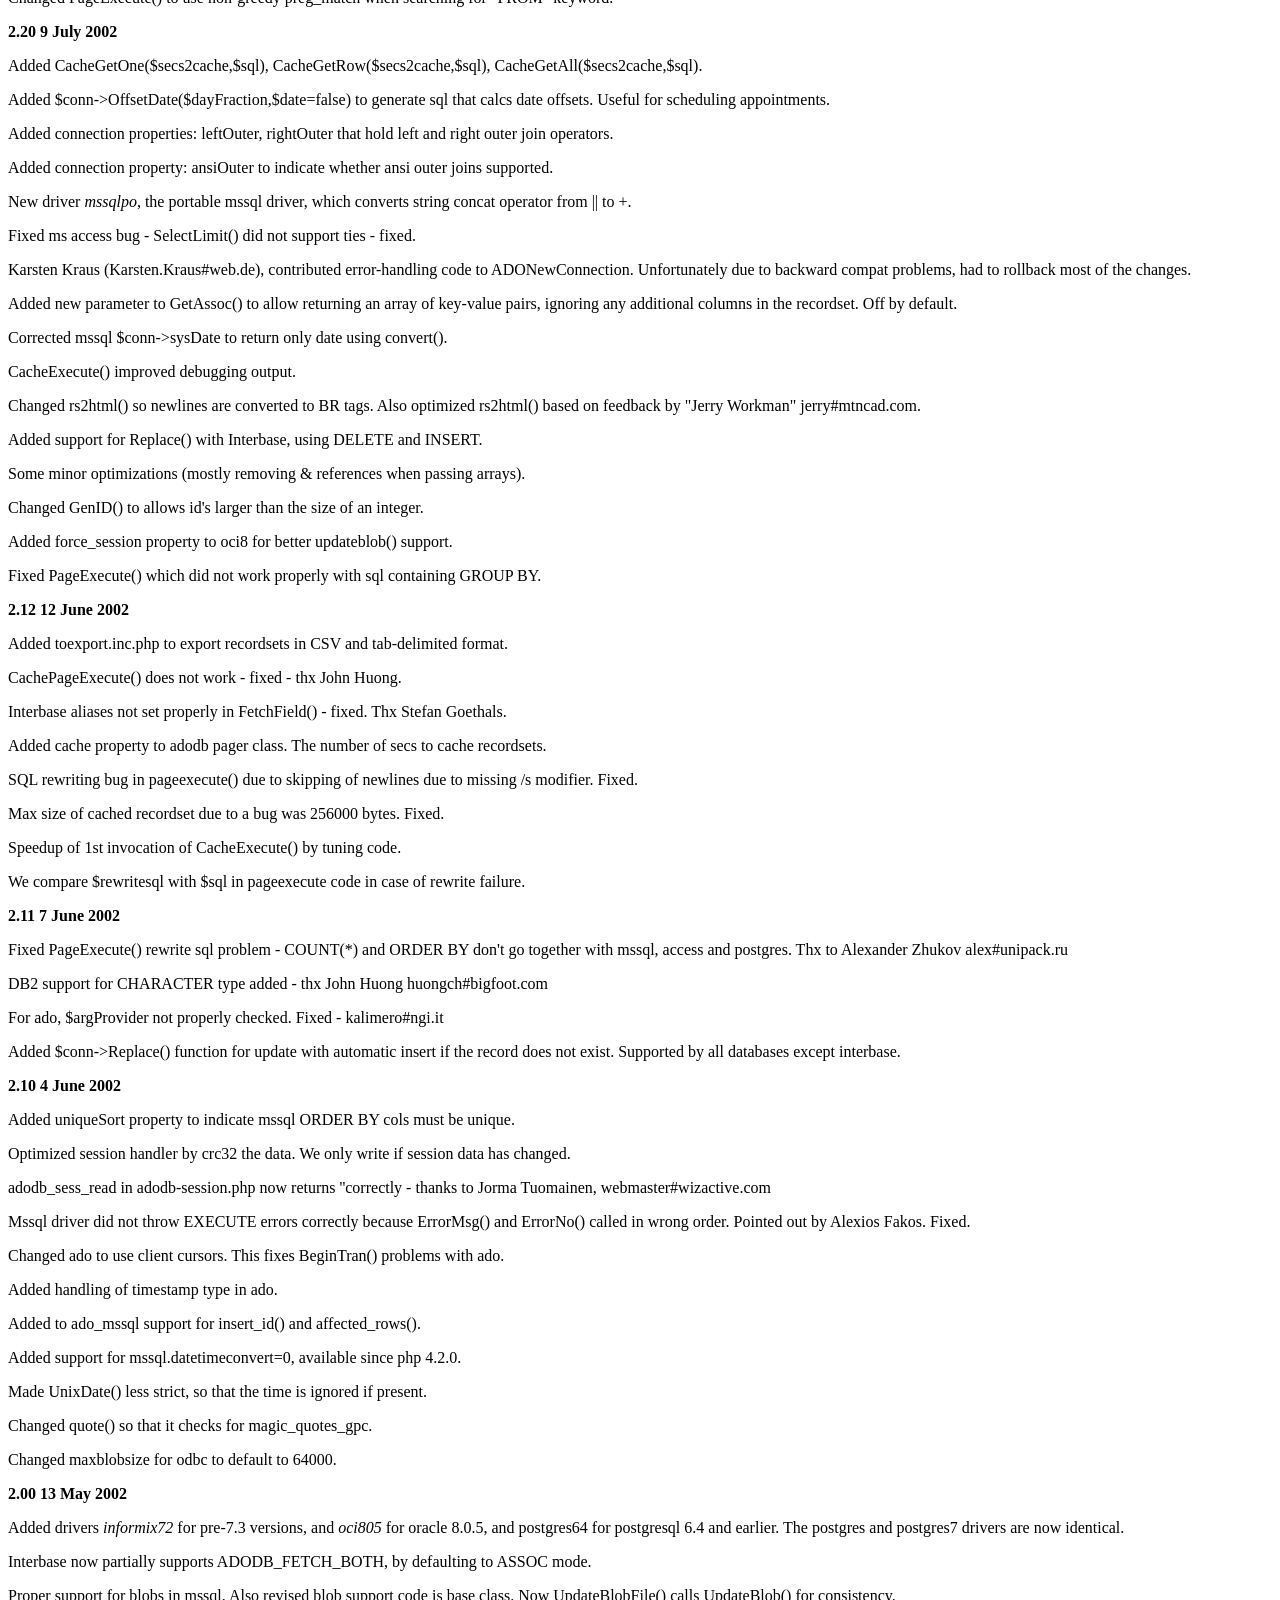
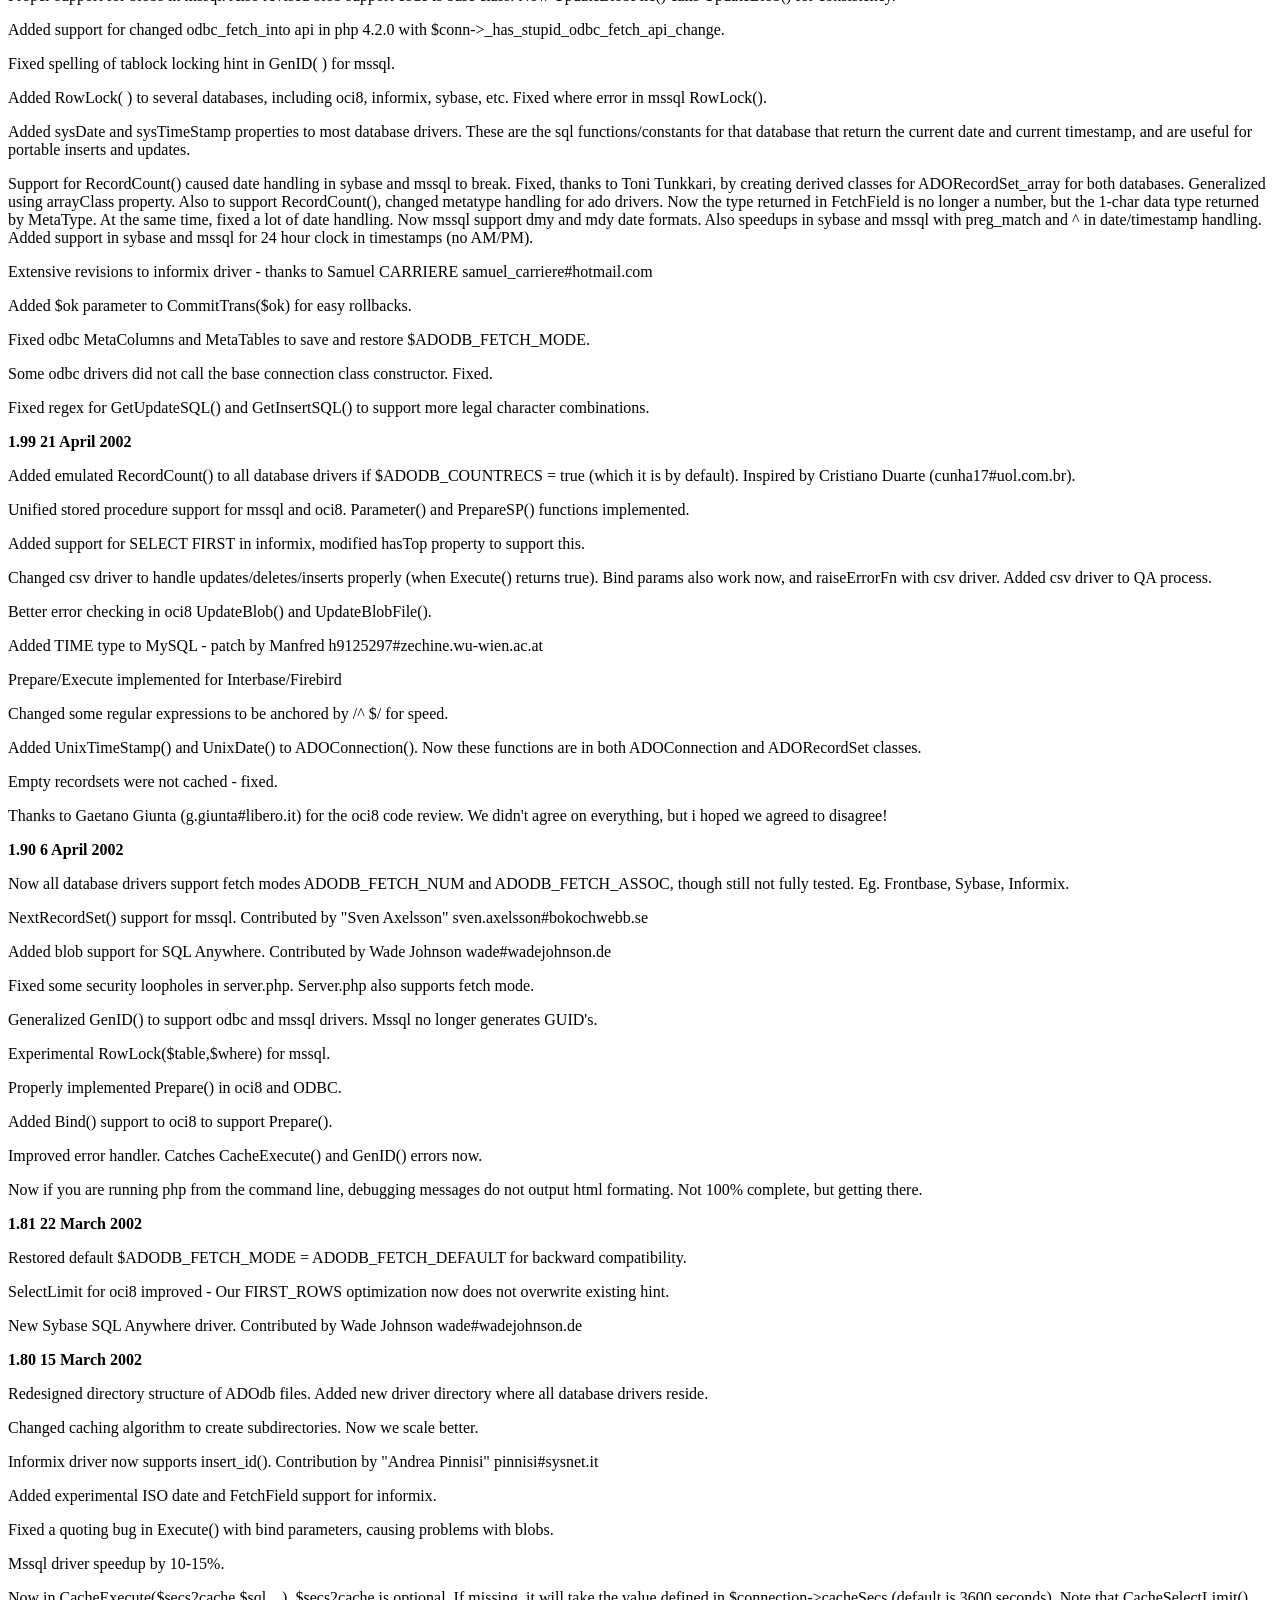
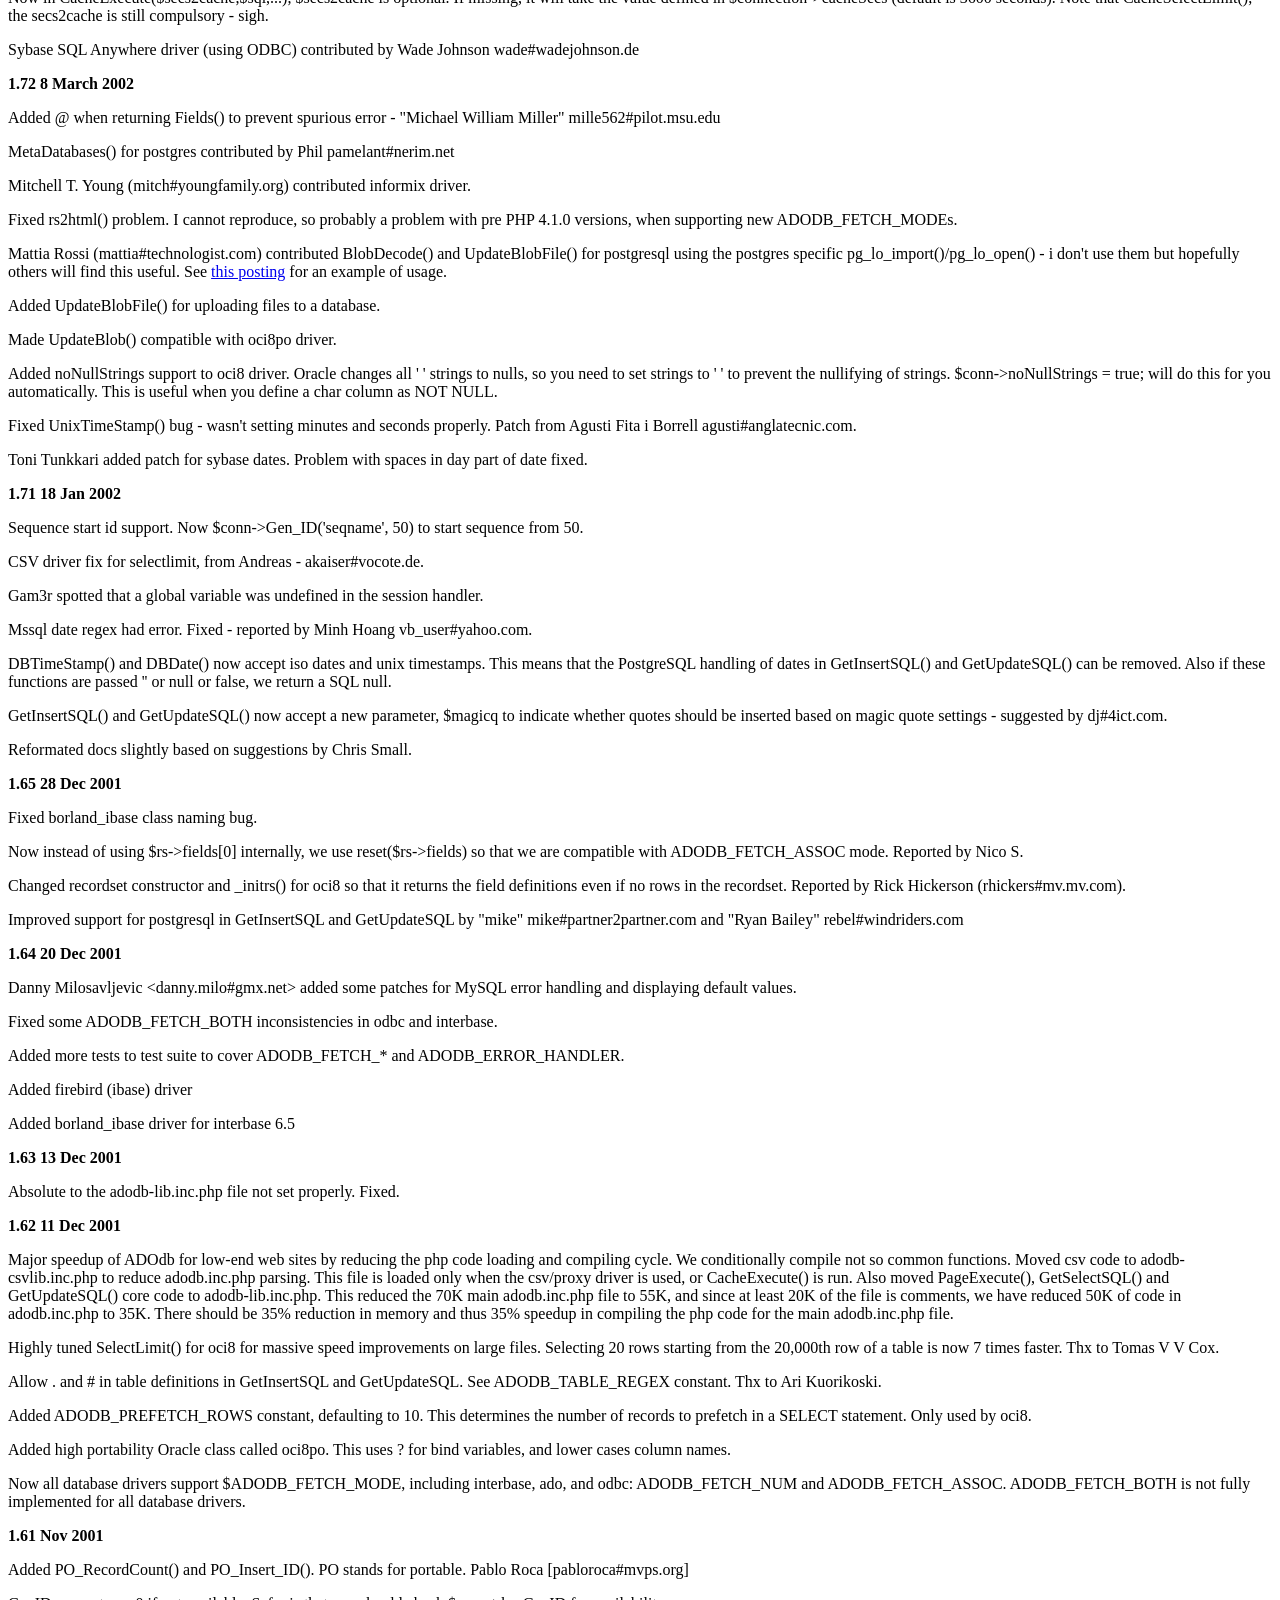
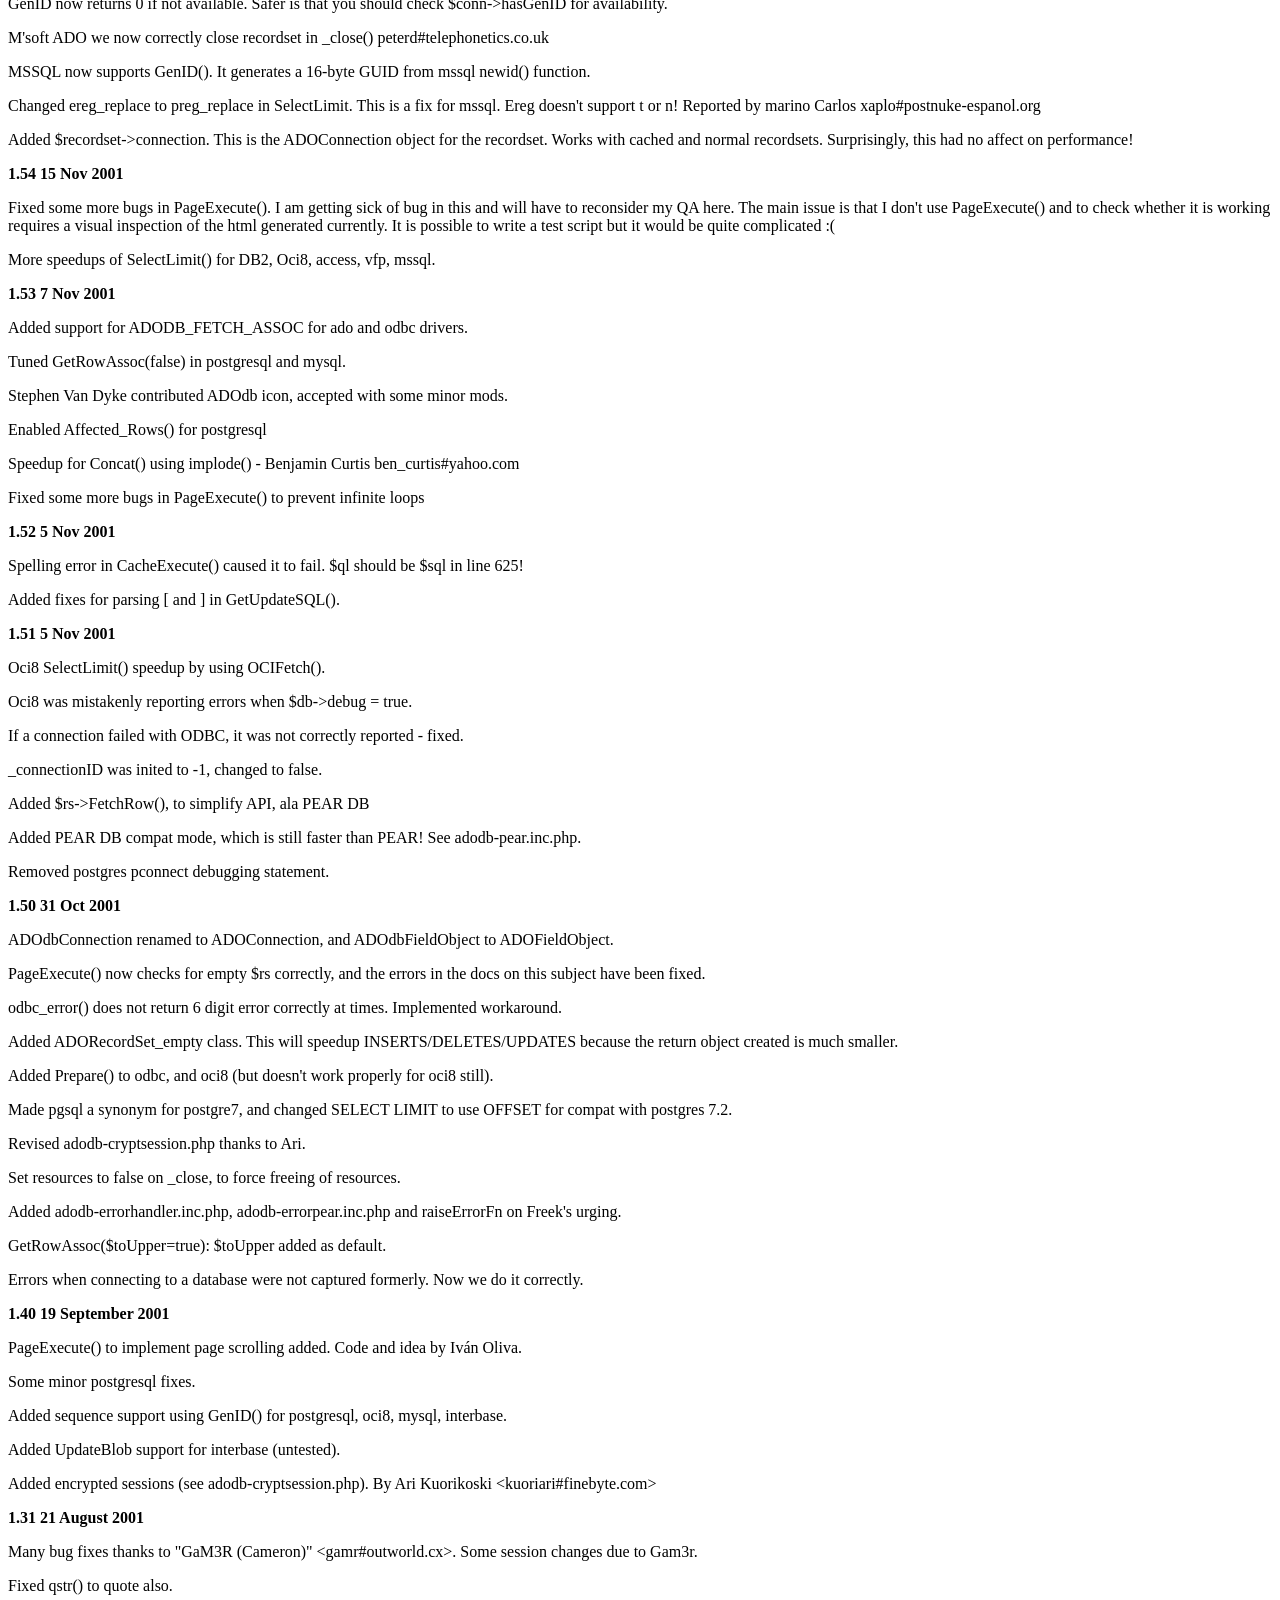
<file: PROYECTO_FINAL/proyecto_final/aplication/libs/adodb5/docs/old-changelog.htm>
<html><title>Old Changelog: ADOdb</title><body>
<h3>Old Changelog</h3>

</p><p><b>3.92 22 Sept 2003</b> 
</p><p>Added GetAssoc and CacheGetAssoc to connection object.
</p><p>Removed TextMax and CharMax functions from adodb.inc.php. 
</p><p>HasFailedTrans() returned false when trans failed. Fixed. 
</p><p>Moved perf driver classes into adodb/perf/*.php. 
</p><p>Misc improvements to performance monitoring, including UI(). 
</p><p>RETVAL in mssql Parameter(), we do not append @ now. 
</p><p>Added Param($name) to connection class, returns '?' or ":$name", for defining 
  bind parameters portably. 
</p><p>LogSQL traps affected_rows() and saves its value properly now. Also fixed oci8 
  _stmt and _affectedrows() bugs. 
</p><p>Session code timestamp check for oci8 works now. Formerly default NLS_DATE_FORMAT 
  stripped off time portion. Thx to Tony Blair (tonanbarbarian#hotmail.com). Also 
  added new $conn-&gt;datetime field to oci8, controls whether MetaType() returns 
  'D' ($this-&gt;datetime==false) or 'T' ($this-&gt;datetime == true) for DATE type. 
</p><p>Fixed bugs in adodb-cryptsession.inc.php and adodb-session-clob.inc.php. 
</p><p>Fixed misc bugs in adodb_key_exists, GetInsertSQL() and GetUpdateSQL(). 
</p><p>Tuned include_once handling to reduce file-system checking overhead. 
</p><p><b>3.91 9 Sept 2003</b> 
</p><p>Only released to InterAkt 
</p><p>Added LogSQL() for sql logging and $ADODB_NEWCONNECTION to override factory 
  for driver instantiation. 
</p><p>Added IfNull($field,$ifNull) function, thx to johnwilk#juno.com 
</p><p>Added portable substr support. 
</p><p>Now rs2html() has new parameter, $echo. Set to false to return $html instead 
  of echoing it. 
</p><p><b>3.90 5 Sept 2003</b> 
</p><p>First beta of performance monitoring released. 
</p><p>MySQL supports MetaTable() masking. 
</p><p>Fixed key_exists() bug in adodb-lib.inc.php 
</p><p>Added sp_executesql Prepare() support to mssql. 
</p><p>Added bind support to db2. 
</p><p>Added swedish language file - Christian Tiberg" christian#commsoft.nu 
</p><p>Bug in drop index for mssql data dict fixed. Thx to Gert-Rainer Bitterlich. 
</p><p>Left join setting for oci8 was wrong. Thx to johnwilk#juno.com 
</p><p><b>3.80 27 Aug 2003</b> 
</p><p>Patch for PHP 4.3.3 cached recordset csv2rs() fread loop incompatibility. 
</p><p>Added matching mask for MetaTables. Only for oci8, mssql and postgres currently. 
</p><p>Rewrite of "oracle" driver connection code, merging with "oci8", by Gaetano. 
</p><p>Added better debugging for Smart Transactions. 
</p><p>Postgres DBTimeStamp() was wrongly using TO_DATE. Changed to TO_TIMESTAMP. 
</p><p>ADODB_FETCH_CASE check pushed to ADONewConnection to allow people to define 
  it after including adodb.inc.php. 
</p><p>Added portugese (brazilian) to languages. Thx to "Levi Fukumori". 
</p><p>Removed arg3 parameter from Execute/SelectLimit/Cache* functions. 
</p><p>Execute() now accepts 2-d array as $inputarray. Also changed docs of fnExecute() 
  to note change in sql query counting with 2-d arrays. 
</p><p>Added MONEY to MetaType in PostgreSQL. 
</p><p>Added more debugging output to CacheFlush(). 
</p><p><b>3.72 9 Aug 2003</b> 
</p><p>Added qmagic($str), which is a qstr($str) that auto-checks for magic quotes 
  and does the right thing... 
</p><p>Fixed CacheFlush() bug - Thx to martin#gmx.de 
</p><p>Walt Boring contributed MetaForeignKeys for postgres7. 
</p><p>_fetch() called _BlobDecode() wrongly in interbase. Fixed. 
</p><p>adodb_time bug fixed with dates after 2038 fixed by Jason Pell. http://phplens.com/lens/lensforum/msgs.php?id=6980 
</p><p><b>3.71 4 Aug 2003</b> 
</p><p>The oci8 driver, MetaPrimaryKeys() did not check the owner correctly when $owner 
  == false. 
</p><p>Russian language file contributed by "Cyrill Malevanov" cyrill#malevanov.spb.ru. 
</p><p>Spanish language file contributed by "Horacio Degiorgi" horaciod#codigophp.com. 
</p><p>Error handling in oci8 bugfix - if there was an error in Execute(), then when 
  calling ErrorNo() and/or ErrorMsg(), the 1st call would return the error, but 
  the 2nd call would return no error. 
</p><p>Error handling in odbc bugfix. ODBC would always return the last error, even 
  if it happened 5 queries ago. Now we reset the errormsg to '' and errorno to 
  0 everytime before CacheExecute() and Execute(). 
</p><p><b>3.70 29 July 2003</b> 
</p><p>Added new SQLite driver. Tested on PHP 4.3 and PHP 5. 
</p><p>Added limited "sapdb" driver support - mainly date support. 
</p><p>The oci8 driver did not identify NUMBER with no defined precision correctly. 
</p><p>Added ADODB_FORCE_NULLS, if set, then PHP nulls are converted to SQL nulls 
  in GetInsertSQL/GetUpdateSQL. 
</p><p>DBDate() and DBTimeStamp() format for postgresql had problems. Fixed. 
</p><p>Added tableoptions to ChangeTableSQL(). Thx to Mike Benoit. 
</p><p>Added charset support to postgresql. Thx to Julian Tarkhanov. 
</p><p>Changed OS check for MS-Windows to prevent confusion with darWIN (MacOS) 
</p><p>Timestamp format for db2 was wrong. Changed to yyyy-mm-dd-hh.mm.ss.nnnnnn. 
</p><p>adodb-cryptsession.php includes wrong. Fixed. 
</p><p>Added MetaForeignKeys(). Supported by mssql, odbc_mssql and oci8. 
</p><p>Fixed some oci8 MetaColumns/MetaPrimaryKeys bugs. Thx to Walt Boring. 
</p><p>adodb_getcount() did not init qryRecs to 0. Missing "WHERE" clause checking 
  in GetUpdateSQL fixed. Thx to Sebastiaan van Stijn. 
</p><p>Added support for only 'VIEWS' and "TABLES" in MetaTables. From Walt Boring. 
</p><p>Upgraded to adodb-xmlschema.inc.php 0.0.2. 
</p><p>NConnect for mysql now returns value. Thx to Dennis Verspuij. 
</p><p>ADODB_FETCH_BOTH support added to interbase/firebird. 
</p><p>Czech language file contributed by Kamil Jakubovic jake#host.sk. 
</p><p>PostgreSQL BlobDecode did not use _connectionID properly. Thx to Juraj Chlebec. 
</p><p>Added some new initialization stuff for Informix. Thx to "Andrea Pinnisi" pinnisi#sysnet.it 
</p><p>ADODB_ASSOC_CASE constant wrong in sybase _fetch(). Fixed. 
</p><p><b>3.60 16 June 2003</b> 
</p><p>We now SET CONCAT_NULL_YIELDS_NULL OFF for odbc_mssql driver to be compat with 
  mssql driver. 
</p><p>The property $emptyDate missing from connection class. Also changed 1903 to 
  constant (TIMESTAMP_FIRST_YEAR=100). Thx to Sebastiaan van Stijn. 
</p><p>ADOdb speedup optimization - we now return all arrays by reference. 
</p><p>Now DBDate() and DBTimeStamp() now accepts the string 'null' as a parameter. 
  Suggested by vincent. 
</p><p>Added GetArray() to connection class. 
</p><p>Added not_null check in informix metacolumns(). 
</p><p>Connection parameters for postgresql did not work correctly when port was defined. 
</p><p>DB2 is now a tested driver, making adodb 100% compatible. Extensive changes 
  to odbc driver for DB2, including implementing serverinfo() and SQLDate(), switching 
  to SQL_CUR_USE_ODBC as the cursor mode, and lastAffectedRows and SelectLimit() 
  fixes. 
</p><p>The odbc driver's FetchField() field names did not obey ADODB_ASSOC_CASE. Fixed. 
</p><p>Some bugs in adodb_backtrace() fixed. 
</p><p>Added "INT IDENTITY" type to adorecordset::MetaType() to support odbc_mssql 
  properly. 
</p><p>MetaColumns() for oci8, mssql, odbc revised to support scale. Also minor revisions 
  to odbc MetaColumns() for vfp and db2 compat. 
</p><p>Added unsigned support to mysql datadict class. Thx to iamsure. 
</p><p>Infinite loop in mssql MoveNext() fixed when ADODB_FETCH_ASSOC used. Thx to 
  Josh R, Night_Wulfe#hotmail.com. 
</p><p>ChangeTableSQL contributed by Florian Buzin. 
</p><p>The odbc_mssql driver now sets CONCAT_NULL_YIELDS_NULL OFF for compat with 
  mssql driver. 
</p>

<p><b>3.50 19 May 2003</b></p>
<p>Fixed mssql compat with FreeTDS. FreeTDS does not implement mssql_fetch_assoc(). 
<p>Merged back connection and recordset code into adodb.inc.php. 
<p>ADOdb sessions using oracle clobs contributed by achim.gosse#ddd.de. See adodb-session-clob.php. 
<p>Added /s modifier to preg_match everywhere, which ensures that regex does not 
  stop at /n. Thx Pao-Hsi Huang. 
<p>Fixed error in metacolumns() for mssql. 
<p>Added time format support for SQLDate. 
<p>Image => B added to metatype. 
<p>MetaType now checks empty($this->blobSize) instead of empty($this). 
<p>Datadict has beta support for informix, sybase (mapped to mssql), db2 and generic 
  (which is a fudge). 
<p>BlobEncode for postgresql uses pg_escape_bytea, if available. Needed for compat 
  with 7.3. 
<p>Added $ADODB_LANG, to support multiple languages in MetaErrorMsg(). 
<p>Datadict can now parse table definition as declarative text. 
<p>For DataDict, oci8 autoincrement trigger missing semi-colon. Fixed. 
<p>For DataDict, when REPLACE flag enabled, drop sequence in datadict for autoincrement 
  field in postgres and oci8.s 
<p>Postgresql defaults to template1 database if no database defined in connect/pconnect. 
<p>We now clear _resultid in postgresql if query fails. 
<p><b>3.40 19 May 2003</b></p>
<p>Added insert_id for odbc_mssql. 
<p>Modified postgresql UpdateBlobFile() because it did not work in safe mode. 
<p>Now connection object is passed to raiseErrorFn as last parameter. Needed by 
  StartTrans(). 
<p>Added StartTrans() and CompleteTrans(). It is recommended that you do not modify 
  transOff, but use the above functions. 
<p>oci8po now obeys ADODB_ASSOC_CASE settings. 
<p>Added virtualized error codes, using PEAR DB equivalents. Requires you to manually 
  include adodb-error.inc.php yourself, with MetaError() and MetaErrorMsg($errno). 
<p>GetRowAssoc for mysql and pgsql were flawed. Fix by Ross Smith. 
<p>Added to datadict types I1, I2, I4 and I8. Changed datadict type 'T' to map 
  to timestamp instead of datetime for postgresql. 
<p>Error handling in ExecuteSQLArray(), adodb-datadict.inc.php did not work. 
<p>We now auto-quote postgresql connection parameters when building connection 
  string. 
<p>Added session expiry notification. 
<p>We now test with odbc mysql - made some changes to odbc recordset constructor. 
<p>MetaColumns now special cases access and other databases for odbc. 
<p><b>3.31 17 March 2003</b></p>
<p>Added row checking for _fetch in postgres. 
<p>Added Interval type to MetaType for postgres. 
<p>Remapped postgres driver to call postgres7 driver internally. 
<p>Adorecordset_array::getarray() did not return array when nRows >= 0. 
<p>Postgresql: at times, no error message returned by pg_result_error() but error 
  message returned in pg_last_error(). Recoded again. 
<p>Interbase blob's now use chunking for updateblob. 
<p>Move() did not set EOF correctly. Reported by Jorma T. 
<p>We properly support mysql timestamp fields when we are creating mysql tables 
  using the data-dict interface. 
<p>Table regex includes backticks character now. 
<p><b>3.30 3 March 2003</b></p>
<p>Added $ADODB_EXTENSION and $ADODB_COMPAT_FETCH constant. 
<p>Made blank1stItem configurable using syntax "value:text" in GetMenu/GetMenu2. 
  Thx to Gabriel Birke. 
<p>Previously ADOdb differed from the Microsoft standard because it did not define 
  what to set $this->fields when EOF was reached. Now at EOF, ADOdb sets $this->fields 
  to false for all databases, which is consist with Microsoft's implementation. 
  Postgresql and mysql have always worked this way (in 3.11 and earlier). If you 
  are experiencing compatibility problems (and you are not using postgresql nor 
  mysql) on upgrading to 3.30, try setting the global variables $ADODB_COUNTRECS 
  = true (which is the default) and $ADODB_FETCH_COMPAT = true (this is a new 
  global variable). 
<p>We now check both pg_result_error and pg_last_error as sometimes pg_result_error 
  does not display anything. Iman Mayes 
<p> We no longer check for magic quotes gpc in Quote(). 
<p> Misc fixes for table creation in adodb-datadict.inc.php. Thx to iamsure. 
<p> Time calculations use adodb_time library for all negative timestamps due to 
  problems in Red Hat 7.3 or later. Formerly, only did this for Windows. 
<p> In mssqlpo, we now check if $sql in _query is a string before we change || 
  to +. This is to support prepared stmts. 
<p> Move() and MoveLast() internals changed to support to support EOF and $this->fields 
  change. 
<p> Added ADODB_FETCH_BOTH support to mssql. Thx to Angel Fradejas afradejas#mediafusion.es 
<p> We now check if link resource exists before we run mysql_escape_string in 
  qstr(). 
<p> Before we flock in csv code, we check that it is not a http url. 
<p><b>3.20 17 Feb 2003</b></p>
<p>Added new Data Dictionary classes for creating tables and indexes. Warning 
  - this is very much alpha quality code. The API can still change. See adodb/tests/test-datadict.php 
  for more info. 
<p>We now ignore $ADODB_COUNTRECS for mysql, because PHP truncates incomplete 
  recordsets when mysql_unbuffered_query() is called a second time. 
<p>Now postgresql works correctly when $ADODB_COUNTRECS = false. 
<p>Changed _adodb_getcount to properly support SELECT DISTINCT. 
<p>Discovered that $ADODB_COUNTRECS=true has some problems with prepared queries 
  - suspect PHP bug. 
<p>Now GetOne and GetRow run in $ADODB_COUNTRECS=false mode for better performance. 
<p>Added support for mysql_real_escape_string() and pg_escape_string() in qstr(). 
<p>Added an intermediate variable for mysql _fetch() and MoveNext() to store fields, 
  to prevent overwriting field array with boolean when mysql_fetch_array() returns 
  false. 
<p>Made arrays for getinsertsql and getupdatesql case-insensitive. Suggested by 
  Tim Uckun" tim#diligence.com 
<p><b>3.11 11 Feb 2003</b></p>
<p>Added check for ADODB_NEVER_PERSIST constant in PConnect(). If defined, then 
  PConnect() will actually call non-persistent Connect(). 
<p>Modified interbase to properly work with Prepare(). 
<p>Added $this->ibase_timefmt to allow you to change the date and time format. 
<p>Added support for $input_array parameter in CacheFlush(). 
<p>Added experimental support for dbx, which was then removed when i found that 
  it was slower than using native calls. 
<p>Added MetaPrimaryKeys for mssql and ibase/firebird. 
<p>Added new $trim parameter to GetCol and CacheGetCol 
<p>Uses updated adodb-time.inc.php 0.06. 
<p><b>3.10 27 Jan 2003</b> 
<p>Added adodb_date(), adodb_getdate(), adodb_mktime() and adodb-time.inc.php. 
<p>For interbase, added code to handle unlimited number of bind parameters. From 
  Daniel Hasan daniel#hasan.cl. 
<p>Added BlobDecode and UpdateBlob for informix. Thx to Fernando Ortiz. 
<p>Added constant ADODB_WINDOWS. If defined, means that running on Windows. 
<p>Added constant ADODB_PHPVER which stores php version as a hex num. Removed 
  $ADODB_PHPVER variable. 
<p>Felho Bacsi reported a minor white-space regular expression problem in GetInsertSQL. 
<p>Modified ADO to use variant to store _affectedRows 
<p>Changed ibase to use base class Replace(). Modified base class Replace() to 
  support ibase. 
<p>Changed odbc to auto-detect when 0 records returned is wrong due to bad odbc 
  drivers. 
<p>Changed mssql to use datetimeconvert ini setting only when 4.30 or later (does 
  not work in 4.23). 
<p>ExecuteCursor($stmt, $cursorname, $params) now accepts a new $params array 
  of additional bind parameters -- William Lovaton walovaton#yahoo.com.mx. 
<p>Added support for sybase_unbuffered_query if ADODB_COUNTRECS == false. Thx 
  to chuck may. 
<p>Fixed FetchNextObj() bug. Thx to Jorma Tuomainen. 
<p>We now use SCOPE_IDENTITY() instead of @@IDENTITY for mssql - thx to marchesini#eside.it 
<p>Changed postgresql movenext logic to prevent illegal row number from being 
  passed to pg_fetch_array(). 
<p>Postgresql initrs bug found by "Bogdan RIPA" bripa#interakt.ro $f1 accidentally 
  named $f 
<p><b>3.00 6 Jan 2003</b> 
<p>Fixed adodb-pear.inc.php syntax error. 
<p>Improved _adodb_getcount() to use SELECT COUNT(*) FROM ($sql) for languages 
  that accept it. 
<p>Fixed _adodb_getcount() caching error. 
<p>Added sql to retrive table and column info for odbc_mssql. 
<p><strong>2.91 3 Jan 2003</strong> 
<p>Revised PHP version checking to use $ADODB_PHPVER with legal values 0x4000, 
  0x4050, 0x4200, 0x4300. 
<p>Added support for bytea fields and oid blobs in postgres by allowing BlobDecode() 
  to detect and convert non-oid fields. Also added BlobEncode to postgres when 
  you want to encode oid blobs. 
<p>Added blobEncodeType property for connections to inform phpLens what encoding 
  method to use for blobs. 
<p>Added BlobDecode() and BlobEncode() to base ADOConnection class. 
<p>Added umask() to _gencachename() when creating directories. 
<p>Added charPage for ado drivers, so you can set the code page. 
<pre>
$conn->charPage = CP_UTF8;
$conn->Connect($dsn);
</pre>
<p>Modified _seek in mysql to check for num rows=0. 
<p>Added to metatypes new informix types for IDS 9.30. Thx Fernando Ortiz. 
<p>_maxrecordcount returned in CachePageExecute $rsreturn 
<p>Fixed sybase cacheselectlimit( ) problems 
<p>MetaColumns() max_length should use precision for types X and C for ms access. 
  Fixed. 
<p>Speedup of odbc non-SELECT sql statements. 
<p>Added support in MetaColumns for Wide Char types for ODBC. We halve max_length 
  if unicode/wide char. 
<p>Added 'B' to types handled by GetUpdateSQL/GetInsertSQL. 
<p>Fixed warning message in oci8 driver with $persist variable when using PConnect. 
<p><b>2.90 11 Dec 2002</b> 
<p>Mssql and mssqlpo and oci8po now support ADODB_ASSOC_CASE. 
<p>Now MetaType() can accept a field object as the first parameter. 
<p>New $arr = $db-&gt;ServerInfo( ) function. Returns $arr['description'] which 
  is the string description, and $arr['version']. 
<p>PostgreSQL and MSSQL speedups for insert/updates. 
<p> Implemented new SetFetchMode() that removes the need to use $ADODB_FETCH_MODE. 
  Each connection has independant fetchMode. 
<p>ADODB_ASSOC_CASE now defaults to 2, use native defaults. This is because we 
  would break backward compat for too many applications otherwise. 
<p>Patched encrypted sessions to use replace() 
<p>The qstr function supports quoting of nulls when escape character is \ 
<p>Rewrote bits and pieces of session code to check for time synch and improve 
  reliability. 
<p>Added property ADOConnection::hasTransactions = true/false; 
<p>Added CreateSequence and DropSequence functions 
<p>Found misplaced MoveNext() in adodb-postgres.inc.php. Fixed. 
<p>Sybase SelectLimit not reliable because 'set rowcount' not cached - fixed. 
<p>Moved ADOConnection to adodb-connection.inc.php and ADORecordSet to adodb-recordset.inc.php. 
  This allows us to use doxygen to generate documentation. Doxygen doesn't like 
  the classes in the main adodb.inc.php file for some mysterious reason. 
<p><b>2.50, 14 Nov 2002</b> 
<p>Added transOff and transCnt properties for disabling (transOff = true) and 
  tracking transaction status (transCnt>0). 
<p>Added inputarray handling into _adodb_pageexecute_all_rows - "Ross Smith" RossSmith#bnw.com. 
<p>Fixed postgresql inconsistencies in date handling. 
<p>Added support for mssql_fetch_assoc. 
<p>Fixed $ADODB_FETCH_MODE bug in odbc MetaTables() and MetaPrimaryKeys(). 
<p>Accidentally declared UnixDate() twice, making adodb incompatible with php 
  4.3.0. Fixed. 
<p>Fixed pager problems with some databases that returned -1 for _currentRow on 
  MoveLast() by switching to MoveNext() in adodb-lib.inc.php. 
<p>Also fixed uninited $discard in adodb-lib.inc.php. 
<p><b>2.43, 25 Oct 2002</b></p>
Added ADODB_ASSOC_CASE constant to better support ibase and odbc field names. 
<p>Added support for NConnect() for oracle OCINLogin. 
<p>Fixed NumCols() bug. 
<p>Changed session handler to use Replace() on write. 
<p>Fixed oci8 SelectLimit aggregate function bug again. 
<p>Rewrote pivoting code. 
<p><b>2.42, 4 Oct 2002</b></p>
<p>Fixed ibase_fetch() problem with nulls. Also interbase now does automatic blob 
  decoding, and is backward compatible. Suggested by Heinz Hombergs heinz#hhombergs.de. 
<p>Fixed postgresql MoveNext() problems when called repeatedly after EOF. Also 
  suggested by Heinz Hombergs. 
<p>PageExecute() does not rewrite queries if SELECT DISTINCT is used. Requested 
  by hans#velum.net 
<p>Added additional fixes to oci8 SelectLimit handling with aggregate functions 
  - thx to Christian Bugge for reporting the problem. 
<p><b>2.41, 2 Oct 2002</b></p>
<p>Fixed ADODB_COUNTRECS bug in odbc. Thx to Joshua Zoshi jzoshi#hotmail.com. 
<p>Increased buffers for adodb-csvlib.inc.php for extremely long sql from 8192 
  to 32000. 
<p>Revised pivottable.inc.php code. Added better support for aggregate fields. 
<p>Fixed mysql text/blob types problem in MetaTypes base class - thx to horacio 
  degiorgi. 
<p>Added SQLDate($fmt,$date) function, which allows an sql date format string 
  to be generated - useful for group by's. 
<p>Fixed bug in oci8 SelectLimit when offset>100. 
<p><b>2.40 4 Sept 2002</b></p>
<p>Added new NLS_DATE_FORMAT property to oci8. Suggested by Laurent NAVARRO ln#altidev.com 
<p>Now use bind parameters in oci8 selectlimit for better performance. 
<p>Fixed interbase replaceQuote for dialect != 1. Thx to "BEGUIN Pierre-Henri 
  - INFOCOB" phb#infocob.com. 
<p>Added white-space check to QA. 
<p>Changed unixtimestamp to support fractional seconds (we always round down/floor 
  the seconds). Thanks to beezly#beezly.org.uk. 
<p>Now you can set the trigger_error type your own user-defined type in adodb-errorhandler.inc.php. 
  Suggested by Claudio Bustos clbustos#entelchile.net. 
<p>Added recordset filters with rsfilter.inc.php. 
<p>$conn->_rs2rs does not create a new recordset when it detects it is of type 
  array. Some trickery there as there seems to be a bug in Zend Engine 
<p>Added render_pagelinks to adodb-pager.inc.php. Code by "Pablo Costa" pablo#cbsp.com.br. 
<p>MetaType() speedup in adodb.inc.php by using hashing instead of switch. Best 
  performance if constant arrays are supported, as they are in PHP5. 
<p>adodb-session.php now updates only the expiry date if the crc32 check indicates 
  that the data has not been modified. 
<p><b>2.31 20 Aug 2002</b></p>
<p>Made changes to pivottable.inc.php due to daniel lucuzaeu's suggestions (we sum the pivottable column if desired).
<p>Fixed ErrorNo() in postgres so it does not depend on _errorMsg property.
<p>Robert Tuttle added support for oracle cursors. See ExecuteCursor().
<p>Fixed Replace() so it works with mysql when updating record where data has not changed. Reported by
Cal Evans (cal#calevans.com).
<p><b>2.30 1 Aug 2002</b></p>
<p>Added pivottable.inc.php. Thanks to daniel.lucazeau#ajornet.com for the original 
  concept.
<p>Added ADOConnection::outp($msg,$newline) to output error and debugging messages. Now 
you can override this using the ADODB_OUTP constant and use your own output handler.
<p>Changed == to === for 'null' comparison. Reported by ericquil#yahoo.com 
<p>Fixed mssql SelectLimit( ) bug when distinct used.
<p><b>2.30 1 Aug 2002</b></p>
<p>New GetCol() and CacheGetCol() from ross#bnw.com that returns the first field as a 1 dim array.
<p>We have an empty recordset, but RecordCount() could return -1. Fixed. Reported by  "Jonathan Polansky" jonathan#polansky.com.
<p>We now check for session variable changes using strlen($sessval).crc32($sessval). 
Formerly we only used crc32().
<p>Informix SelectLimit() problem with $ADODB_COUNTRECS fixed.
<p>Fixed informix SELECT FIRST x DISTINCT, and not SELECT DISTINCT FIRST x - reported by F Riosa
<p>Now default adodb error handlers ignores error if @ used.
<p>If you set $conn->autoRollback=true, we auto-rollback persistent connections for odbc, mysql, oci8, mssql. 
Default for autoRollback is false. No need to do so for postgres. 
As interbase requires a transaction id (what a flawed api), we don't do it for interbase.
<p>Changed PageExecute() to use non-greedy preg_match when searching for "FROM" keyword.
<p><b>2.20 9 July 2002</b></p>
<p>Added CacheGetOne($secs2cache,$sql), CacheGetRow($secs2cache,$sql), CacheGetAll($secs2cache,$sql).
<p>Added $conn->OffsetDate($dayFraction,$date=false) to generate sql that calcs 
  date offsets. Useful for scheduling appointments.
<p>Added connection properties: leftOuter, rightOuter that hold left and right 
  outer join operators.
<p>Added connection property: ansiOuter to indicate whether ansi outer joins supported.
<p>New driver <i>mssqlpo</i>, the portable mssql driver, which converts string 
  concat operator from || to +.
<p>Fixed ms access bug - SelectLimit() did not support ties - fixed.
<p>Karsten Kraus (Karsten.Kraus#web.de), contributed error-handling code to ADONewConnection. 
  Unfortunately due to backward compat problems, had to rollback most of the changes.
<p>Added new parameter to GetAssoc() to allow returning an array of key-value pairs, 
ignoring any additional columns in the recordset. Off by default.
<p>Corrected mssql $conn->sysDate to return only date using convert().
<p>CacheExecute() improved debugging output.
<p>Changed rs2html() so newlines are converted to BR tags. Also optimized rs2html() based
on feedback by "Jerry Workman" jerry#mtncad.com.
<p>Added support for Replace() with Interbase, using DELETE and INSERT.
<p>Some minor optimizations (mostly removing & references when passing arrays).
<p>Changed  GenID() to allows id's larger than the size of an integer.
<p>Added force_session property to oci8 for better updateblob() support.
<p>Fixed PageExecute() which did not work properly with sql containing GROUP BY.
<p><b>2.12 12 June 2002</b></p>
<p>Added toexport.inc.php to export recordsets in CSV and tab-delimited format.
<p>CachePageExecute() does not work - fixed - thx John Huong.
<p>Interbase aliases not set properly in FetchField() - fixed. Thx Stefan Goethals.
<p>Added cache property to adodb pager class. The number of secs to cache recordsets.
<p>SQL rewriting bug in pageexecute() due to skipping of newlines due to missing /s modifier. Fixed.
<p>Max size of cached recordset due to a bug was 256000 bytes. Fixed.
<p>Speedup of 1st invocation of CacheExecute() by tuning code.
<p>We compare $rewritesql with $sql in pageexecute code in case of rewrite failure.
<p><b>2.11 7 June 2002</b></p>
<p>Fixed PageExecute() rewrite sql problem - COUNT(*) and ORDER BY don't go together with
	mssql, access and postgres. Thx to Alexander Zhukov alex#unipack.ru
<p>DB2 support for CHARACTER type added - thx John Huong huongch#bigfoot.com
<p>For ado, $argProvider not properly checked. Fixed - kalimero#ngi.it
<p>Added $conn->Replace() function for update with automatic insert if the record does not exist. 
	Supported by all databases except interbase.
<p><b>2.10 4 June 2002</b></p>
<p>Added uniqueSort property to indicate mssql ORDER BY cols must be unique.
<p>Optimized session handler by crc32 the data. We only write if session data has changed.
<p>adodb_sess_read in adodb-session.php now returns ''correctly - thanks to Jorma Tuomainen, webmaster#wizactive.com
<p>Mssql driver did not throw EXECUTE errors correctly because ErrorMsg() and ErrorNo() called in wrong order. 
Pointed out by Alexios Fakos. Fixed.
<p>Changed ado to use client cursors. This fixes BeginTran() problems with ado.
<p>Added handling of timestamp type in ado.
<p>Added to ado_mssql support for insert_id() and affected_rows().
<p>Added support for mssql.datetimeconvert=0, available since php 4.2.0.
<p>Made UnixDate() less strict, so that the time is ignored if present.
<p>Changed quote() so that it checks for magic_quotes_gpc.
<p>Changed maxblobsize for odbc to default to 64000.
<p><b>2.00 13 May 2002</b></p>
<p>Added drivers <i>informix72</i> for pre-7.3 versions, and <i>oci805</i> for 
  oracle 8.0.5, and postgres64 for postgresql 6.4 and earlier. The postgres and postgres7 drivers
  are now identical.
<p>Interbase now partially supports ADODB_FETCH_BOTH, by defaulting to ASSOC mode.
<p>Proper support for blobs in mssql. Also revised blob support code 
is base class. Now UpdateBlobFile() calls UpdateBlob() for consistency.
<p>Added support for changed odbc_fetch_into api in php 4.2.0 
with $conn-&gt;_has_stupid_odbc_fetch_api_change.
<p>Fixed spelling of tablock locking hint in GenID( ) for mssql. 
<p>Added RowLock( ) to several databases, including oci8, informix, sybase, etc. 
  Fixed where error in mssql RowLock().
<p>Added sysDate and sysTimeStamp properties to most database drivers. These are the sql
functions/constants for that database that return the current date and current timestamp, and 
are useful for portable inserts and updates.
<p>Support for RecordCount() caused date handling in sybase and mssql to break. 
Fixed, thanks to Toni Tunkkari, by creating derived classes for ADORecordSet_array for
both databases. Generalized using arrayClass property. Also to support RecordCount(), 
changed metatype handling for ado drivers. Now the type returned in FetchField 
  is no longer a number, but the 1-char data type returned by MetaType.
  At the same time, fixed a lot of date handling. Now mssql support dmy and mdy date formats. 
Also speedups in sybase and mssql with preg_match and ^ in date/timestamp handling.
Added support in sybase and mssql for 24 hour clock in timestamps (no AM/PM).
<p>Extensive revisions to informix driver - thanks to Samuel CARRIERE samuel_carriere#hotmail.com 
<p>Added $ok parameter to CommitTrans($ok) for easy rollbacks.
<p>Fixed odbc MetaColumns and MetaTables to save and restore $ADODB_FETCH_MODE.
<p>Some odbc drivers did not call the base connection class constructor. Fixed.
<p>Fixed regex for GetUpdateSQL() and GetInsertSQL() to support more legal character combinations.

<p><b>1.99 21 April 2002</b></p>
<p>Added emulated RecordCount() to all database drivers if $ADODB_COUNTRECS = true 
  (which it is by default). Inspired by Cristiano Duarte (cunha17#uol.com.br). 
<p>Unified stored procedure support for mssql and oci8. Parameter() and PrepareSP() 
  functions implemented. 
<p>Added support for SELECT FIRST in informix, modified hasTop property to support 
  this. 
<p>Changed csv driver to handle updates/deletes/inserts properly (when Execute() returns true).
Bind params also work now, and raiseErrorFn with csv driver. Added csv driver to QA process. 
<p>Better error checking in oci8 UpdateBlob() and UpdateBlobFile().
<p>Added TIME type to MySQL - patch by Manfred h9125297#zechine.wu-wien.ac.at
<p>Prepare/Execute implemented for Interbase/Firebird 
<p>Changed some regular expressions to be anchored by /^ $/ for speed.
<p>Added UnixTimeStamp() and UnixDate() to ADOConnection(). Now these functions 
  are in both ADOConnection and ADORecordSet classes.
<p>Empty recordsets were not cached - fixed.
<p>Thanks to Gaetano Giunta (g.giunta#libero.it) for the oci8 code review. We 
  didn't agree on everything, but i hoped we agreed to disagree! 
<p><b>1.90 6 April 2002</b></p>
<p>Now all database drivers support fetch modes ADODB_FETCH_NUM and ADODB_FETCH_ASSOC, though
	still not fully tested. Eg. Frontbase, Sybase, Informix.
<p>NextRecordSet() support for mssql. Contributed by "Sven Axelsson" sven.axelsson#bokochwebb.se
<p>Added blob support for SQL Anywhere. Contributed by Wade Johnson wade#wadejohnson.de
<p>Fixed some security loopholes in server.php. Server.php also supports fetch mode.
<p>Generalized GenID() to support odbc and mssql drivers. Mssql no longer generates GUID's.
<p>Experimental RowLock($table,$where) for mssql.
<p>Properly implemented Prepare() in oci8 and ODBC.
<p>Added Bind() support to oci8 to support Prepare().
<p>Improved error handler. Catches CacheExecute() and GenID() errors now.
<p>Now if you are running php from the command line, debugging messages do not output html formating.
Not 100% complete, but getting there.
<p><b>1.81 22 March 2002</b></p>
<p>Restored default $ADODB_FETCH_MODE = ADODB_FETCH_DEFAULT for backward compatibility.
<p>SelectLimit for oci8 improved - Our FIRST_ROWS optimization now does not overwrite existing hint.
<p>New Sybase SQL Anywhere driver. Contributed by Wade Johnson wade#wadejohnson.de
<p><b>1.80 15 March 2002</b></p>
<p>Redesigned directory structure of ADOdb files. Added new driver directory where
all database drivers reside.
<p>Changed caching algorithm to create subdirectories. Now we scale better.
<p>Informix driver now supports insert_id(). Contribution by "Andrea Pinnisi" pinnisi#sysnet.it
<p>Added experimental ISO date and FetchField support for informix.
<p>Fixed a quoting bug in Execute() with bind parameters, causing problems with blobs.
<p>Mssql driver speedup by 10-15%.
<p>Now in CacheExecute($secs2cache,$sql,...), $secs2cache is optional. If missing, it will
take the value defined in $connection->cacheSecs (default is 3600 seconds). Note that
CacheSelectLimit(), the secs2cache is still compulsory - sigh.
<p>Sybase SQL Anywhere driver (using ODBC) contributed by Wade Johnson wade#wadejohnson.de
<p><b>1.72 8 March 2002</b></p>
<p>Added @ when returning Fields() to prevent spurious error - "Michael William Miller" mille562#pilot.msu.edu
<p>MetaDatabases() for postgres contributed by Phil pamelant#nerim.net
 <p>Mitchell T. Young (mitch#youngfamily.org) contributed informix driver.
 <p>Fixed rs2html() problem. I cannot reproduce, so probably a problem with pre PHP 4.1.0 versions,
  when supporting new ADODB_FETCH_MODEs.
 <p>Mattia Rossi (mattia#technologist.com) contributed BlobDecode() and UpdateBlobFile() for postgresql
 using the postgres specific pg_lo_import()/pg_lo_open() - i don't use them but hopefully others will
 find this useful. See <a href="http://phplens.com/lens/lensforum/msgs.php?id=1262">this posting</a>
 for an example of usage.
 <p>Added UpdateBlobFile() for uploading files to a database.
 <p>Made UpdateBlob() compatible with oci8po driver.
 <p>Added noNullStrings support to oci8 driver. Oracle changes all ' ' strings to nulls,
  so you need to set strings to ' ' to prevent the nullifying of strings. $conn->noNullStrings = true;
  will do this for you automatically. This is useful when you define a char column as NOT NULL.
  <p>Fixed UnixTimeStamp() bug - wasn't setting minutes and seconds properly. Patch from Agusti Fita i Borrell agusti#anglatecnic.com.
  <p>Toni Tunkkari added patch for sybase dates. Problem with spaces in day part of date fixed.
 <p><b>1.71 18 Jan 2002</b></p>
 <p>Sequence start id support. Now $conn->Gen_ID('seqname', 50) to start sequence from 50.
 <p>CSV driver fix for selectlimit, from Andreas - akaiser#vocote.de.
<P>Gam3r spotted that a global variable was undefined in the session handler. 
<p>Mssql date regex had error. Fixed - reported by Minh Hoang vb_user#yahoo.com.
<p>DBTimeStamp() and DBDate() now accept iso dates and unix timestamps. This means
that the PostgreSQL handling of dates in GetInsertSQL() and GetUpdateSQL() can
be removed. Also if these functions are passed '' or null or false, we return a SQL null.
<p>GetInsertSQL() and GetUpdateSQL() now accept a new parameter, $magicq to 
indicate whether quotes should be inserted based on magic quote settings - suggested by
dj#4ict.com.
<p>Reformated docs slightly based on suggestions by Chris Small.
 <p><b>1.65 28 Dec 2001</b></p>
 <p>Fixed borland_ibase class naming bug.
 <p>Now instead of using $rs->fields[0] internally, we use reset($rs->fields) so 
 that we are compatible with ADODB_FETCH_ASSOC mode. Reported by Nico S.
 <p>Changed recordset constructor and _initrs() for oci8 so that it returns the field definitions even
 if no rows in the recordset. Reported by Rick Hickerson (rhickers#mv.mv.com).
 <p>Improved support for postgresql in GetInsertSQL and GetUpdateSQL by
  "mike" mike#partner2partner.com  and "Ryan Bailey" rebel#windriders.com
 <p><b>1.64 20 Dec 2001</b></p>
<p>Danny Milosavljevic &lt;danny.milo#gmx.net> added some patches for MySQL error handling
and displaying default values.
<p>Fixed some ADODB_FETCH_BOTH inconsistencies in odbc and interbase.
<p>Added more tests to test suite to cover ADODB_FETCH_* and ADODB_ERROR_HANDLER.
<p>Added firebird (ibase) driver
<p>Added borland_ibase driver for interbase 6.5
<p><b>1.63 13 Dec 2001</b></p>
Absolute to the adodb-lib.inc.php file not set properly. Fixed.<p>

<p><b>1.62 11 Dec 2001</b></p>
<p>Major speedup of ADOdb for low-end web sites by reducing the php code loading and compiling
cycle. We conditionally compile not so common functions. 
Moved csv code to adodb-csvlib.inc.php to reduce adodb.inc.php parsing. This file
is loaded only when the csv/proxy driver is used, or CacheExecute() is run.
Also moved PageExecute(), GetSelectSQL() and GetUpdateSQL() core code to adodb-lib.inc.php.
This reduced the 70K main adodb.inc.php file to 55K, and since at least 20K of the file
is comments, we have reduced 50K of code in adodb.inc.php to 35K. There
 should be 35% reduction in memory and thus 35% speedup in compiling the php code for the
main adodb.inc.php file.
<p>Highly tuned SelectLimit() for oci8 for massive speed improvements on large files. 
Selecting 20 rows starting from the 20,000th row of a table is now 7 times faster. 
Thx to Tomas V V Cox.
<p>Allow . and # in table definitions in GetInsertSQL and GetUpdateSQL.
 See ADODB_TABLE_REGEX constant. Thx to Ari Kuorikoski.
<p>Added ADODB_PREFETCH_ROWS constant, defaulting to 10. This determines the number
of records to prefetch in a SELECT statement. Only used by oci8.</p>
<p>Added high portability Oracle class called oci8po. This uses ? for bind variables, and 
lower cases column names.</p>
<p>Now all database drivers support $ADODB_FETCH_MODE, including interbase, ado, and odbc:
ADODB_FETCH_NUM and ADODB_FETCH_ASSOC. ADODB_FETCH_BOTH is not fully implemented for all 
database drivers.
<p><b>1.61 Nov 2001</b></p>
<p>Added PO_RecordCount() and PO_Insert_ID(). PO stands for portable. Pablo Roca 
  [pabloroca#mvps.org]</p>
<p>GenID now returns 0 if not available. Safer is that you should check $conn->hasGenID 
  for availability.</p>
<p>M'soft ADO we now correctly close recordset in _close() peterd#telephonetics.co.uk</p>
<p>MSSQL now supports GenID(). It generates a 16-byte GUID from mssql newid() 
  function.</p>
<p>Changed ereg_replace to preg_replace in SelectLimit. This is a fix for mssql. 
  Ereg doesn't support t or n! Reported by marino Carlos xaplo#postnuke-espanol.org</p>
<p>Added $recordset->connection. This is the ADOConnection object for the recordset. 
Works with cached and normal recordsets. Surprisingly, this had no affect on performance!</p>
<p><b>1.54 15 Nov 2001</b></p>
Fixed some more bugs in PageExecute().  I am getting sick of bug in this and will have to 
reconsider my QA here. The main issue is that I don't use PageExecute() and 
to check whether it is working requires a visual inspection of the html generated currently.
It is possible to write a test script but it would be quite complicated :(
<p> More speedups of SelectLimit() for DB2, Oci8, access, vfp, mssql.
<p>

<p><b>1.53 7 Nov 2001</b></p>
Added support for ADODB_FETCH_ASSOC for ado and odbc drivers.<p>
Tuned GetRowAssoc(false) in postgresql and mysql.<p>
Stephen Van Dyke contributed ADOdb icon, accepted with some minor mods.<p>
Enabled Affected_Rows() for postgresql<p>
Speedup for Concat() using implode() - Benjamin Curtis ben_curtis#yahoo.com<p>
Fixed some more bugs in PageExecute() to prevent infinite loops<p>
<p><b>1.52 5 Nov 2001</b></p>
Spelling error in CacheExecute() caused it to fail. $ql should be $sql in line 625!<p>
Added fixes for parsing [ and ] in GetUpdateSQL().
<p><b>1.51 5 Nov 2001</b></p>
<p>Oci8 SelectLimit() speedup by using OCIFetch().
<p>Oci8 was mistakenly reporting errors when $db->debug = true.
<p>If a connection failed with ODBC, it was not correctly reported - fixed.
<p>_connectionID was inited to -1, changed to false.
<p>Added $rs->FetchRow(), to simplify API, ala PEAR DB
<p>Added PEAR DB compat mode, which is still faster than PEAR! See adodb-pear.inc.php.
<p>Removed postgres pconnect debugging statement.
<p><b>1.50 31 Oct 2001</b></p>
<p>ADOdbConnection renamed to ADOConnection, and ADOdbFieldObject to ADOFieldObject.
<p>PageExecute() now checks for empty $rs correctly, and the errors in the docs on this subject have been fixed.
<p>odbc_error() does not return 6 digit error correctly at times. Implemented workaround.
<p>Added ADORecordSet_empty class. This will speedup INSERTS/DELETES/UPDATES because the return
object created is much smaller.
<p>Added Prepare() to odbc, and oci8 (but doesn't work properly for oci8 still).
<p>Made pgsql a synonym for postgre7, and changed SELECT LIMIT to use OFFSET for compat with 
postgres 7.2.
<p>Revised adodb-cryptsession.php thanks to Ari.
<p>Set resources to false on _close, to force freeing of resources.
<p>Added adodb-errorhandler.inc.php, adodb-errorpear.inc.php and raiseErrorFn on Freek's urging.
<p>GetRowAssoc($toUpper=true): $toUpper added as default.
<p>Errors when connecting to a database were not captured formerly. Now we do it correctly.
<p><b>1.40 19 September 2001</b></p>
<p>PageExecute() to implement page scrolling added. Code and idea by Iv&aacute;n Oliva.</p>
<p>Some minor postgresql fixes.</p>
<p>Added sequence support using GenID() for postgresql, oci8, mysql, interbase.</p>
<p>Added UpdateBlob support for interbase (untested).</p>
<p>Added encrypted sessions (see adodb-cryptsession.php). By Ari Kuorikoski &lt;kuoriari#finebyte.com></p>
<p><b>1.31 21 August 2001</b></p>
<p>Many bug fixes thanks to "GaM3R (Cameron)" &lt;gamr#outworld.cx>. Some session changes due to Gam3r.
<p>Fixed qstr() to quote  also.
<p>rs2html() now pretty printed.
<p>Jonathan Younger jyounger#unilab.com contributed the great idea GetUpdateSQL() and GetInsertSQL() which
generates SQL to update and insert into a table from a recordset. Modify the recordset fields
array, then can this function to generate the SQL (the SQL is not executed).
<p>"Nicola Fankhauser" &lt;nicola.fankhauser#couniq.com> found some bugs in date handling for mssql.</p>
<p>Added minimal Oracle support for LOBs. Still under development.</p>
Added $ADODB_FETCH_MODE so you can control whether recordsets return arrays which are
numeric, associative or both. This is a global variable you set. Currently only MySQL, Oci8, Postgres
drivers support this.
<p>PostgreSQL properly closes recordsets now. Reported by several people.
<p>
Added UpdateBlob() for Oracle. A hack to make it easier to save blobs.
<p>
Oracle timestamps did not display properly. Fixed.
<p><b>1.20 6 June 2001</b></p>
<p>Now Oracle can connect using tnsnames.ora or server and service name</p>
<p>Extensive Oci8 speed optimizations. 
Oci8 code revised to support variable binding, and /*+ FIRST_ROWS */ hint.</p>
<p>Worked around some 4.0.6 bugs in odbc_fetch_into().</p>
<p>Paolo S. Asioli paolo.asioli#libero.it suggested GetRowAssoc().</p>
<p>Escape quotes for oracle wrongly set to '. Now '' is used.</p>
<p>Variable binding now works in ODBC also.</p>
<p>Jumped to version 1.20 because I don't like 13 :-)</p>
<p><b>1.12 6 June 2001</b></p>
<p>Changed $ADODB_DIR to ADODB_DIR constant to plug a security loophole.</p>
<p>Changed _close() to close persistent connections also. Prevents connection leaks.</p>
<p>Major revision of oracle and oci8 drivers. 
Added OCI_RETURN_NULLS and OCI_RETURN_LOBS to OCIFetchInto(). BLOB, CLOB and VARCHAR2 recognition
in MetaType() improved. MetaColumns() returns columns in correct sort order.</p>
<p>Interbase timestamp input format was wrong. Fixed.</p>
<p><b>1.11 20 May 2001</b></p>
<p>Improved file locking for Windows.</p>
<p>Probabilistic flushing of cache to avoid avalanche updates when cache timeouts.</p>
<p>Cached recordset timestamp not saved in some scenarios. Fixed.</p>
<p><b>1.10 19 May 2001</b></p>
<p>Added caching. CacheExecute() and CacheSelectLimit().
<p>Added csv driver. See <a href="http://php.weblogs.com/adodb_csv">http://php.weblogs.com/ADODB_csv</a>. 
<p>Fixed SelectLimit(), SELECT TOP not working under certain circumstances.
<p>Added better Frontbase support of MetaTypes() by Frank M. Kromann.
<p><b>1.01 24 April 2001</b></p>
<p>Fixed SelectLimit bug.  not quoted properly.
<p>SelectLimit: SELECT TOP -1 * FROM TABLE not support by Microsoft. Fixed.</p>
<p>GetMenu improved by glen.davies#cce.ac.nz to support multiple hilited items<p>
<p>FetchNextObject() did not work with only 1 record returned. Fixed bug reported by $tim#orotech.net</p>
<p>Fixed mysql field max_length problem. Fix suggested by Jim Nicholson (jnich#att.com)</p>
<p><b>1.00 16 April 2001</b></p>
<p>Given some brilliant suggestions on how to simplify ADOdb by akul. You no longer need to
setup $ADODB_DIR yourself, and ADOLoadCode() is automatically called by ADONewConnection(), 
simplifying the startup code.</p>
<p>FetchNextObject() added. Suggested by Jakub Marecek. This makes FetchObject() obsolete, as
this is more flexible and powerful.</p>
<p>Misc fixes to SelectLimit() to support Access (top must follow distinct) and Fields() 
in the array recordset. From Reinhard Balling.</p>
<p><b>0.96 27 Mar 2001</b></p>
<p>ADOConnection Close() did not return a value correctly. Thanks to akul#otamedia.com.</p>
<p>When the horrible magic_quotes is enabled, back-slash () is changed to double-backslash (\).
This doesn't make sense for Microsoft/Sybase databases. We fix this in qstr().</p>
<p>Fixed Sybase date problem in UnixDate() thanks to Toni Tunkkari. Also fixed MSSQL problem
in UnixDate() - thanks to milhouse31#hotmail.com.</p>
<p>MoveNext() moved to leaf classes for speed in MySQL/PostgreSQL. 10-15% speedup.</p>
<p>Added null handling in bindInputArray in Execute() -- Ron Baldwin suggestion.</p>
<p>Fixed some option tags. Thanks to john#jrmstudios.com.</p>
<p><b>0.95 13 Mar 2001</b></p>
<p>Added postgres7 database driver which supports LIMIT and other version 7 stuff in the future.</p>
<p>Added SelectLimit to ADOConnection to simulate PostgreSQL's "select * from table limit 10 offset 3".
Added helper function GetArrayLimit() to ADORecordSet.</p>
<p>Fixed mysql metacolumns bug. Thanks to Freek Dijkstra (phpeverywhere#macfreek.com).</p>
<p>Also many PostgreSQL changes by Freek. He almost rewrote the whole PostgreSQL driver!</p>
<p>Added fix to input parameters in Execute for non-strings by Ron Baldwin.</p>
<p>Added new metatype, X for TeXt. Formerly, metatype B for Blob also included
text fields. Now 'B' is for binary/image data. 'X' for textual data.</p>
<p>Fixed $this->GetArray() in GetRows().</p>
<p>Oracle and OCI8: 1st parameter is always blank -- now warns if it is filled.</p>
<p>Now <i>hasLimit</i> and <i>hasTop</i> added to indicate whether 
SELECT * FROM TABLE LIMIT 10 or SELECT TOP 10 * FROM TABLE are supported.</p>
<p><b>0.94 04 Feb 2001</b></p>
<p>Added ADORecordSet::GetRows() for compatibility with Microsoft ADO. Synonym for GetArray().</p>
<p>Added new metatype 'R' to represent autoincrement numbers.</p>
<p>Added ADORecordSet.FetchObject() to return a row as an object.</p>
<p>Finally got a Linux box to test PostgreSql. Many fixes.</p>
<p>Fixed copyright misspellings in 0.93.</p>
<p>Fixed mssql MetaColumns type bug.</p>
<p>Worked around odbc bug in PHP4 for sessions.</p>
<p>Fixed many documentation bugs (affected_rows, metadatabases, qstr).</p>
<p>Fixed MySQL timestamp format (removed comma).</p>
<p>Interbase driver did not call ibase_pconnect(). Fixed.</p>
<p><b>0.93 18 Jan 2002</b></p>
<p>Fixed GetMenu bug.</p>
<p>Simplified Interbase commit and rollback.</p>
<p>Default behaviour on closing a connection is now to rollback all active transactions.</p>
<p>Added field object handling for array recordset for future XML compatibility.</p>
<p>Added arr2html() to convert array to html table.</p>
<p><b>0.92 2 Jan 2002</b></p>
<p>Interbase Commit and Rollback should be working again.</p>
<p>Changed initialisation of ADORecordSet. This is internal and should not affect users. We
are doing this to support cached recordsets in the future.</p>

<p>Implemented ADORecordSet_array class. This allows you to simulate a database recordset
with an array.</p>
<p>Added UnixDate() and UnixTimeStamp() to ADORecordSet.</p>
<p><b>0.91 21 Dec 2000</b></p>
<p>Fixed ODBC so ErrorMsg() is working.</p>
<p>Worked around ADO unrecognised null (0x1) value problem in COM.</p>
<p>Added Sybase support for FetchField() type</p>
<p>Removed debugging code and unneeded html from various files</p>
<p>Changed to javadoc style comments to adodb.inc.php.</p>
<p>Added maxsql as synonym for mysqlt</p>
<p>Now ODBC downloads first 8K of blob by default
<p><b>0.90 15 Nov 2000</b></p>
<p>Lots of testing of Microsoft ADO. Should be more stable now.</p>
<p>Added $ADODB_COUNTREC. Set to false for high speed selects.</p>
<p>Added Sybase support. Contributed by Toni Tunkkari (toni.tunkkari#finebyte.com). Bug in Sybase 
  API: GetFields is unable to determine date types.</p>
<p>Changed behaviour of RecordSet.GetMenu() to support size parameter (listbox) properly.</p>
<p>Added emptyDate and emptyTimeStamp to RecordSet class that defines how to represent 
  empty dates.</p>
<p>Added MetaColumns($table) that returns an array of ADOFieldObject's listing 
  the columns of a table.</p>
<p>Added transaction support for PostgresSQL -- thanks to "Eric G. Werk" egw#netguide.dk.</p>
<p>Added adodb-session.php for session support.</p>
<p><b>0.80 30 Nov 2000</b></p>
<p>Added support for charSet for interbase. Implemented MetaTables for most databases. 
  PostgreSQL more extensively tested.</p>
<p><b>0.71 22 Nov 2000</b></p>
<p>Switched from using require_once to include/include_once for backward compatability with PHP 4.02 and earlier.</p>
<p><b>0.70 15 Nov 2000</b></p>
<p>Calls by reference have been removed (call_time_pass_reference=Off) to ensure compatibility with future versions of PHP, 
except in Oracle 7 driver due to a bug in php_oracle.dll.</p>
<p>PostgreSQL database driver contributed by Alberto Cerezal (acerezalp#dbnet.es). 
</p>
<p>Oci8 driver for Oracle 8 contributed by George Fourlanos (fou#infomap.gr).</p>
<p>Added <i>mysqlt</i> database driver to support MySQL 3.23 which has transaction 
 support. </p>
<p>Oracle default date format (DD-MON-YY) did not match ADOdb default date format (which is YYYY-MM-DD). Use ALTER SESSION to force the default date.</p>
<p>Error message checking is now included in test suite.</p>
<p>MoveNext() did not check EOF properly -- fixed.</p>
<p><b>0.60 Nov 8 2000</b></p>
<p>Fixed some constructor bugs in ODBC and ADO. Added ErrorNo function to ADOConnection 
 class. </p>
<p><b>0.51 Oct 18 2000</b></p>
<p>Fixed some interbase bugs.</p>
<p><b>0.50 Oct 16 2000</b></p>
<p>Interbase commit/rollback changed to be compatible with PHP 4.03. </p>
<p>CommitTrans( ) will now return true if transactions not supported. </p>
<p>Conversely RollbackTrans( ) will return false if transactions not supported. 
</p>
<p><b>0.46 Oct 12</b></p>
Many Oracle compatibility issues fixed. 
<p><b>0.40 Sept 26</b></p>
<p>Many bug fixes</p>
<p>Now Code for BeginTrans, CommitTrans and RollbackTrans is working. So is the Affected_Rows
and Insert_ID. Added above functions to test.php.</p>
<p>ADO type handling was busted in 0.30. Fixed.</p>
<p>Generalised Move( ) so it works will all databases, including ODBC.</p>
<p><b>0.30 Sept 18</b></p>
<p>Renamed ADOLoadDB to ADOLoadCode. This is clearer.</p>
<p>Added BeginTrans, CommitTrans and RollbackTrans functions.</p>
<p>Added Affected_Rows() and Insert_ID(), _affectedrows() and _insertID(), ListTables(), 
 ListDatabases(), ListColumns().</p>
<p>Need to add New_ID() and hasInsertID and hasAffectedRows, autoCommit </p>
<p><b>0.20 Sept 12</b></p>
<p>Added support for Microsoft's ADO.</p>
<p>Added new field to ADORecordSet -- canSeek</p>
<p>Added new parameter to _fetch($ignore_fields = false). Setting to true will 
 not update fields array for faster performance.</p>
<p>Added new field to ADORecordSet/ADOConnection -- dataProvider to indicate whether 
 a class is derived from odbc or ado.</p>
<p>Changed class ODBCFieldObject to ADOFieldObject -- not documented currently.</p>
<p>Added benchmark.php and testdatabases.inc.php to the test suite.</p>
<p>Added to ADORecordSet FastForward( ) for future high speed scrolling. Not documented.</p>
<p>Realised that ADO's Move( ) uses relative positioning. ADOdb uses absolute. 
</p>
<p><b>0.10 Sept 9 2000</b></p>
<p>First release</p>
</body></html>
</file>
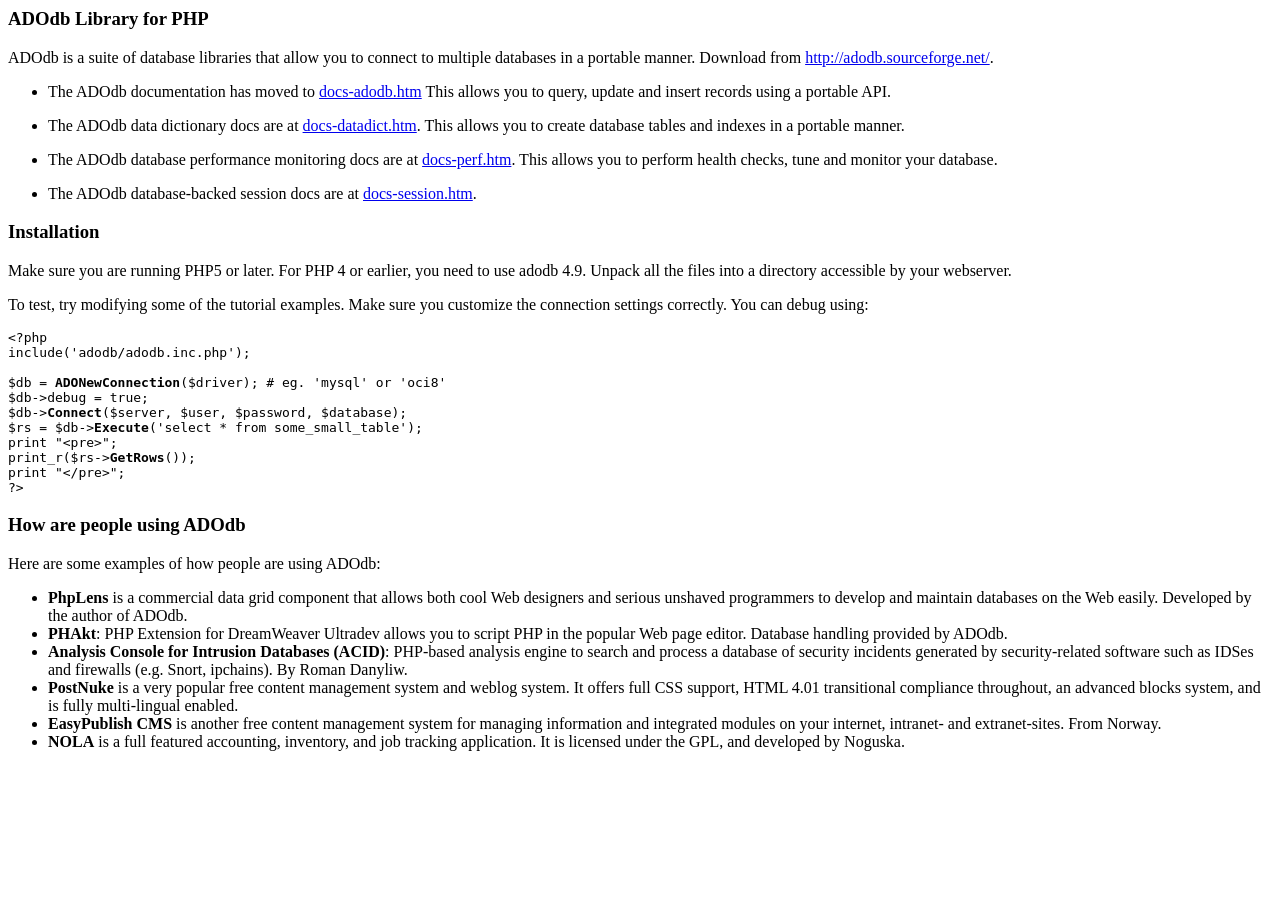
<file: PROYECTO_FINAL/proyecto_final/aplication/libs/adodb5/docs/readme.htm>
<html>
<head>
<title>ADODB Manual</title>
<meta http-equiv="Content-Type" content="text/html; charset=iso-8859-1">
<XSTYLE
	body,td {font-family:Arial,Helvetica,sans-serif;font-size:11pt}
	pre {font-size:9pt}
	.toplink {font-size:8pt}
	/>
</head>	
<body bgcolor="#FFFFFF">

<h3>ADOdb Library for PHP</h3>
<p>ADOdb is a suite of database libraries that allow you to connect to multiple 
	databases in a portable manner. Download from <a href=http://adodb.sourceforge.net/>http://adodb.sourceforge.net/</a>.
<ul><li>The ADOdb documentation has moved to <a href=docs-adodb.htm>docs-adodb.htm</a> 
	This allows you to query, update and insert records using a portable API.
<p><li>The ADOdb data dictionary docs are at <a href=docs-datadict.htm>docs-datadict.htm</a>. 
	This allows you to create database tables and indexes in a portable manner.
<p><li>The ADOdb database performance monitoring docs are at <a href=docs-perf.htm>docs-perf.htm</a>. 
	This allows you to perform health checks, tune and monitor your database.
<p><li>The ADOdb database-backed session docs are at <a href=docs-session.htm>docs-session.htm</a>. 
</ul>
<p>
<h3>Installation</h3>
Make sure you are running PHP5 or later. For PHP 4 or earlier, you need to use adodb 4.9. Unpack all the files into a directory accessible by your webserver.
<p>
To test, try modifying some of the tutorial examples. Make sure you customize the connection settings correctly. You can debug using:
<pre>
&lt;?php
include('adodb/adodb.inc.php');

$db = <b>ADONewConnection</b>($driver); # eg. 'mysql' or 'oci8' 
$db->debug = true;
$db-><b>Connect</b>($server, $user, $password, $database);
$rs = $db-><b>Execute</b>('select * from some_small_table');
print "&lt;pre>";
print_r($rs-><b>GetRows</b>());
print "&lt;/pre>";
?>
</pre>
<h3>How are people using ADOdb</h3>
Here are some examples of how people are using ADOdb: 
<ul>
	<li> <strong>PhpLens</strong> is a commercial data grid component that allows 
		both cool Web designers and serious unshaved programmers to develop and 
		maintain databases on the Web easily. Developed by the author of ADOdb. 
	</li>
	<li> <strong>PHAkt</strong>: PHP Extension for DreamWeaver Ultradev allows 
		you to script PHP in the popular Web page editor. Database handling provided 
		by ADOdb. </li>
	<li> <strong>Analysis Console for Intrusion Databases (ACID)</strong>: PHP-based 
		analysis engine to search and process a database of security incidents 
		generated by security-related software such as IDSes and firewalls (e.g. 
		Snort, ipchains). By Roman Danyliw. </li>
	<li> <strong>PostNuke</strong> is a very popular free content management system 
		and weblog system. It offers full CSS support, HTML 4.01 transitional 
		compliance throughout, an advanced blocks system, and is fully multi-lingual 
		enabled. </li>
	<li><strong> EasyPublish CMS</strong> is another free content management system 
		for managing information and integrated modules on your internet, intranet- 
		and extranet-sites. From Norway. </li>
	<li> <strong>NOLA</strong> is a full featured accounting, inventory, and job 
		tracking application. It is licensed under the GPL, and developed by Noguska. 
	</li>
</ul>
</body>
</html>
</file>
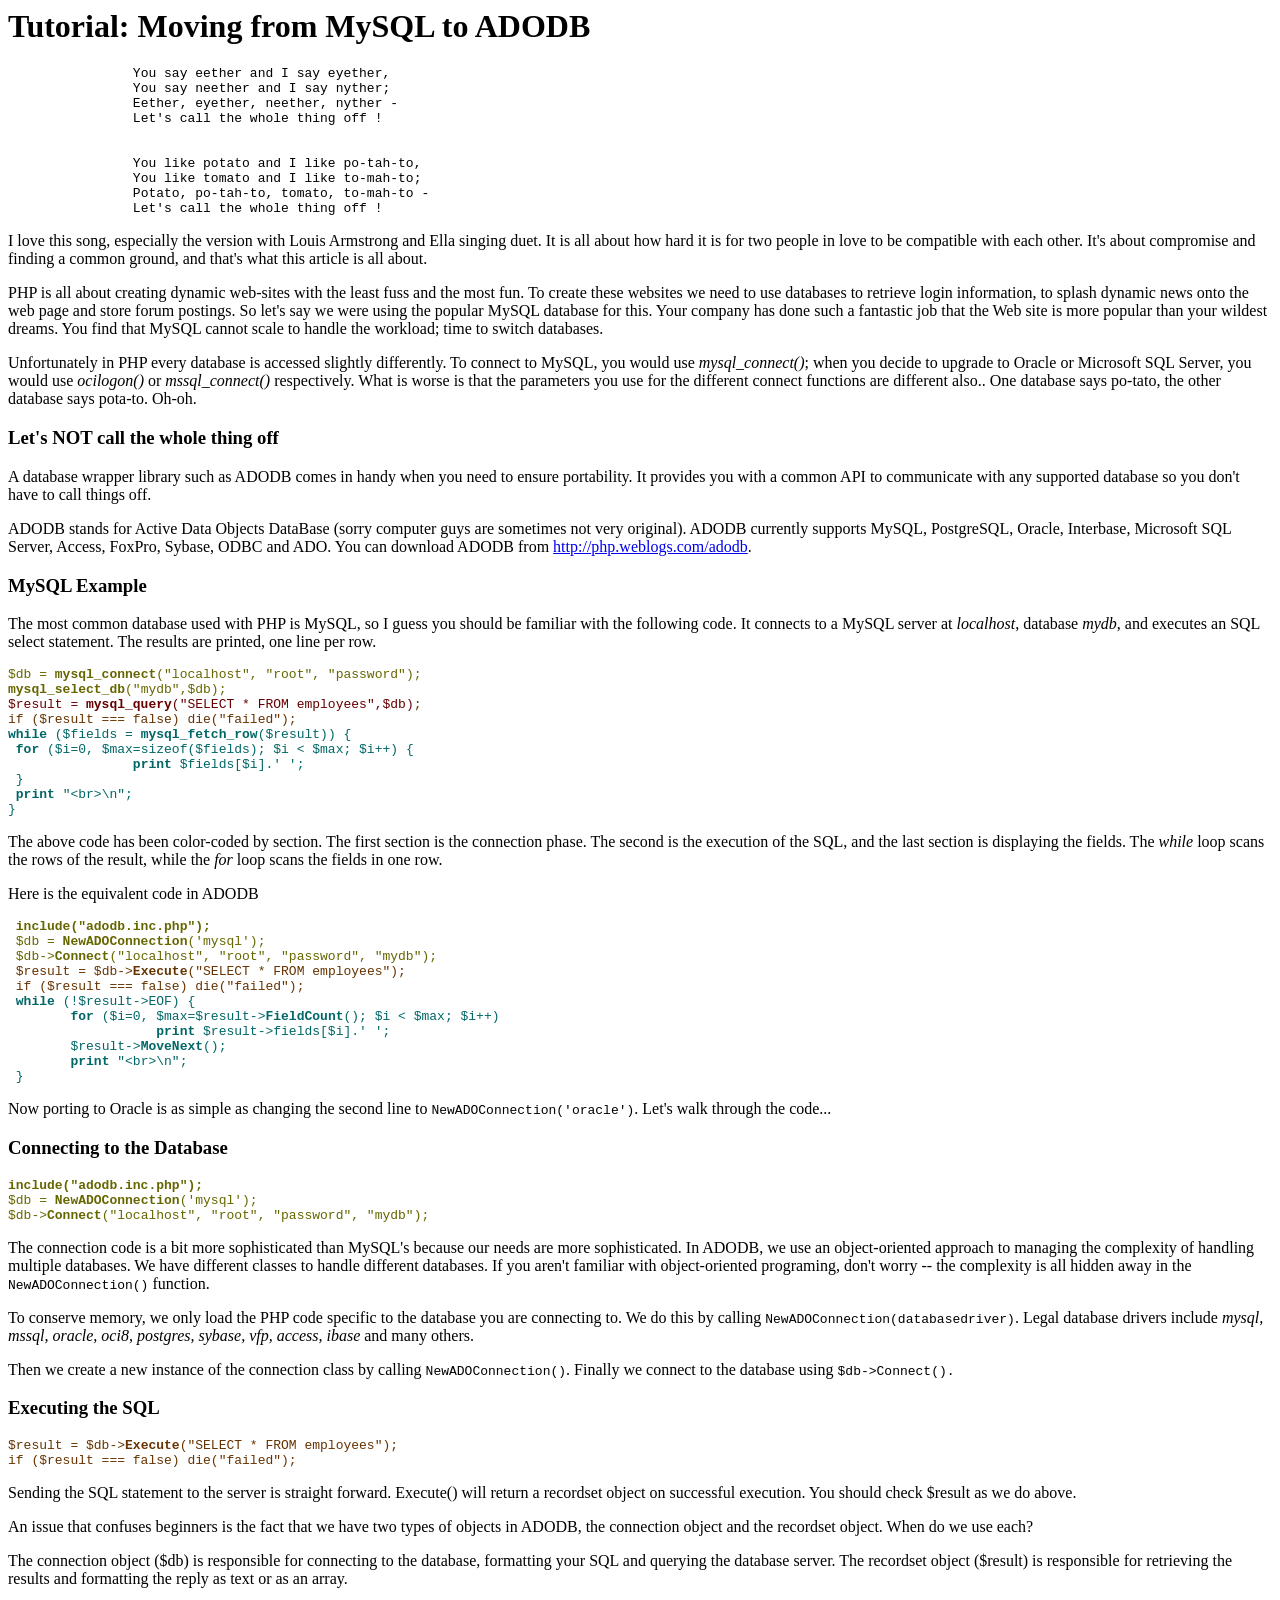
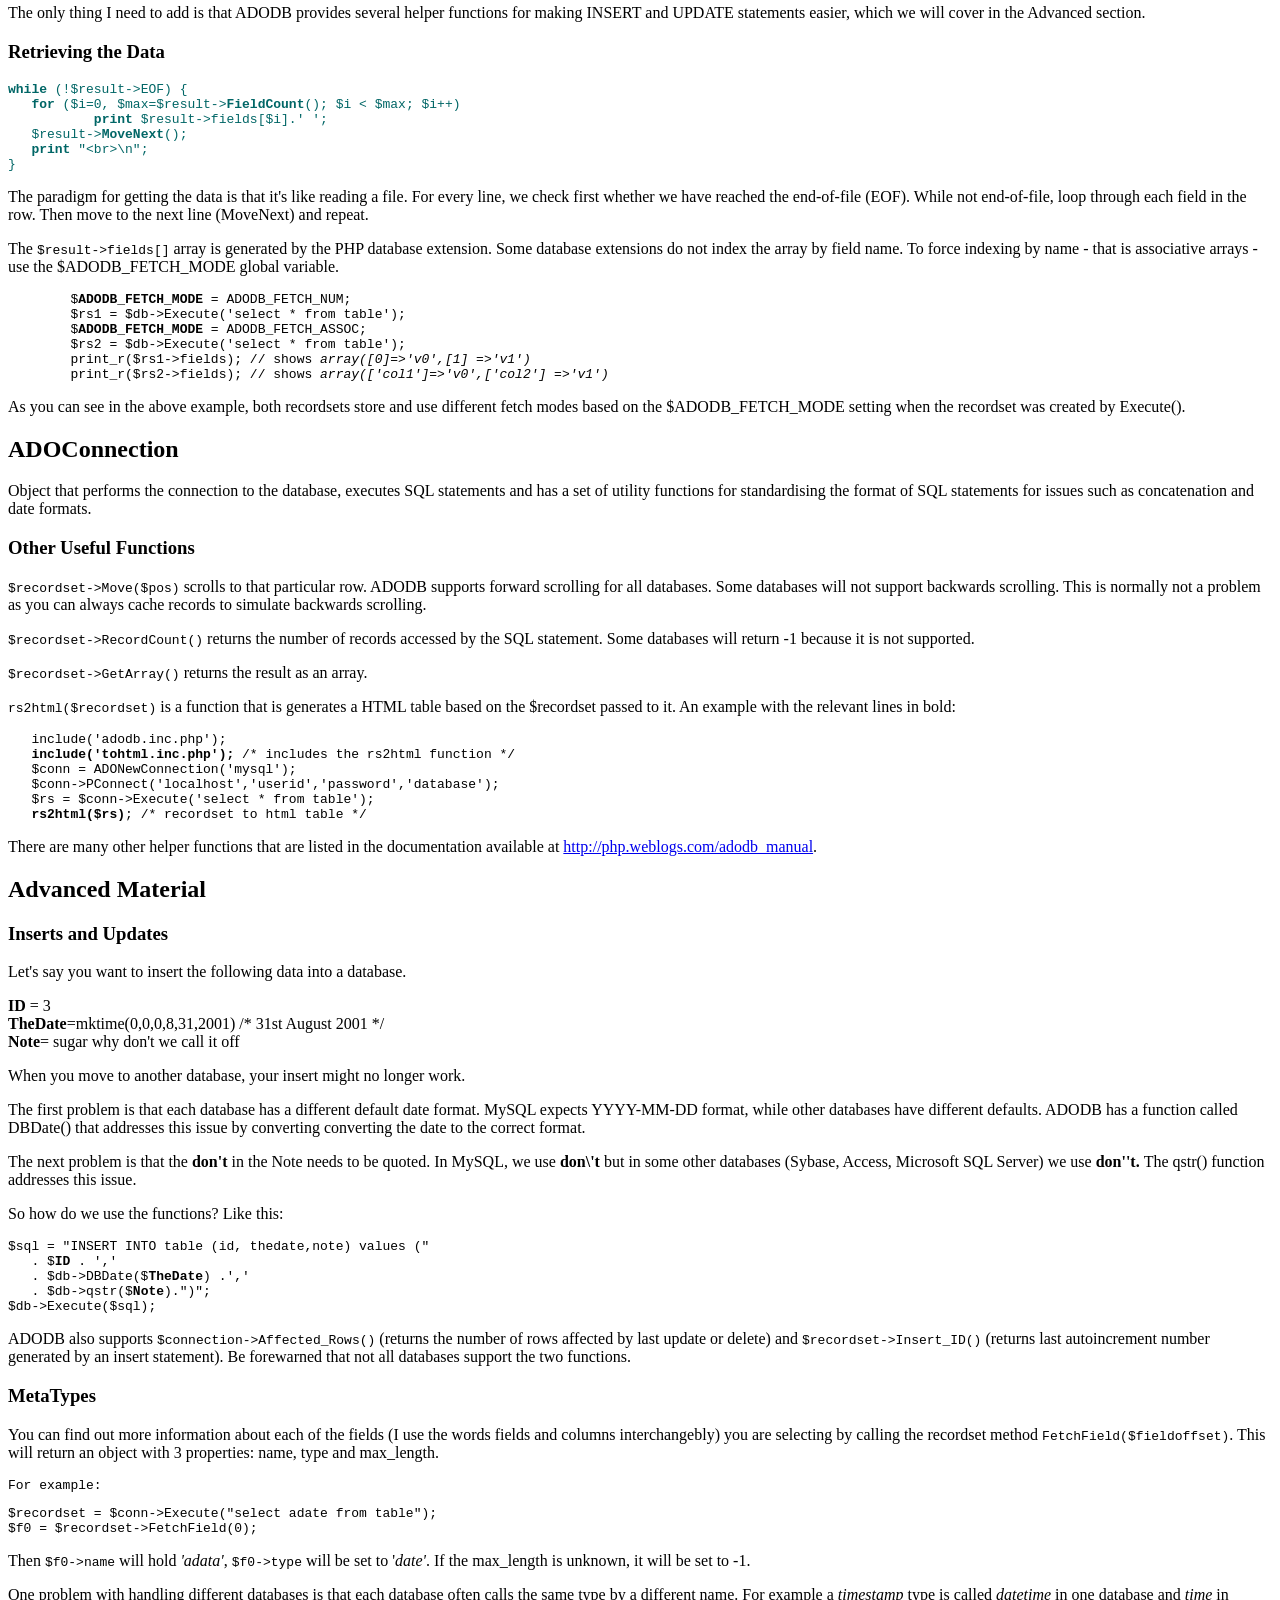
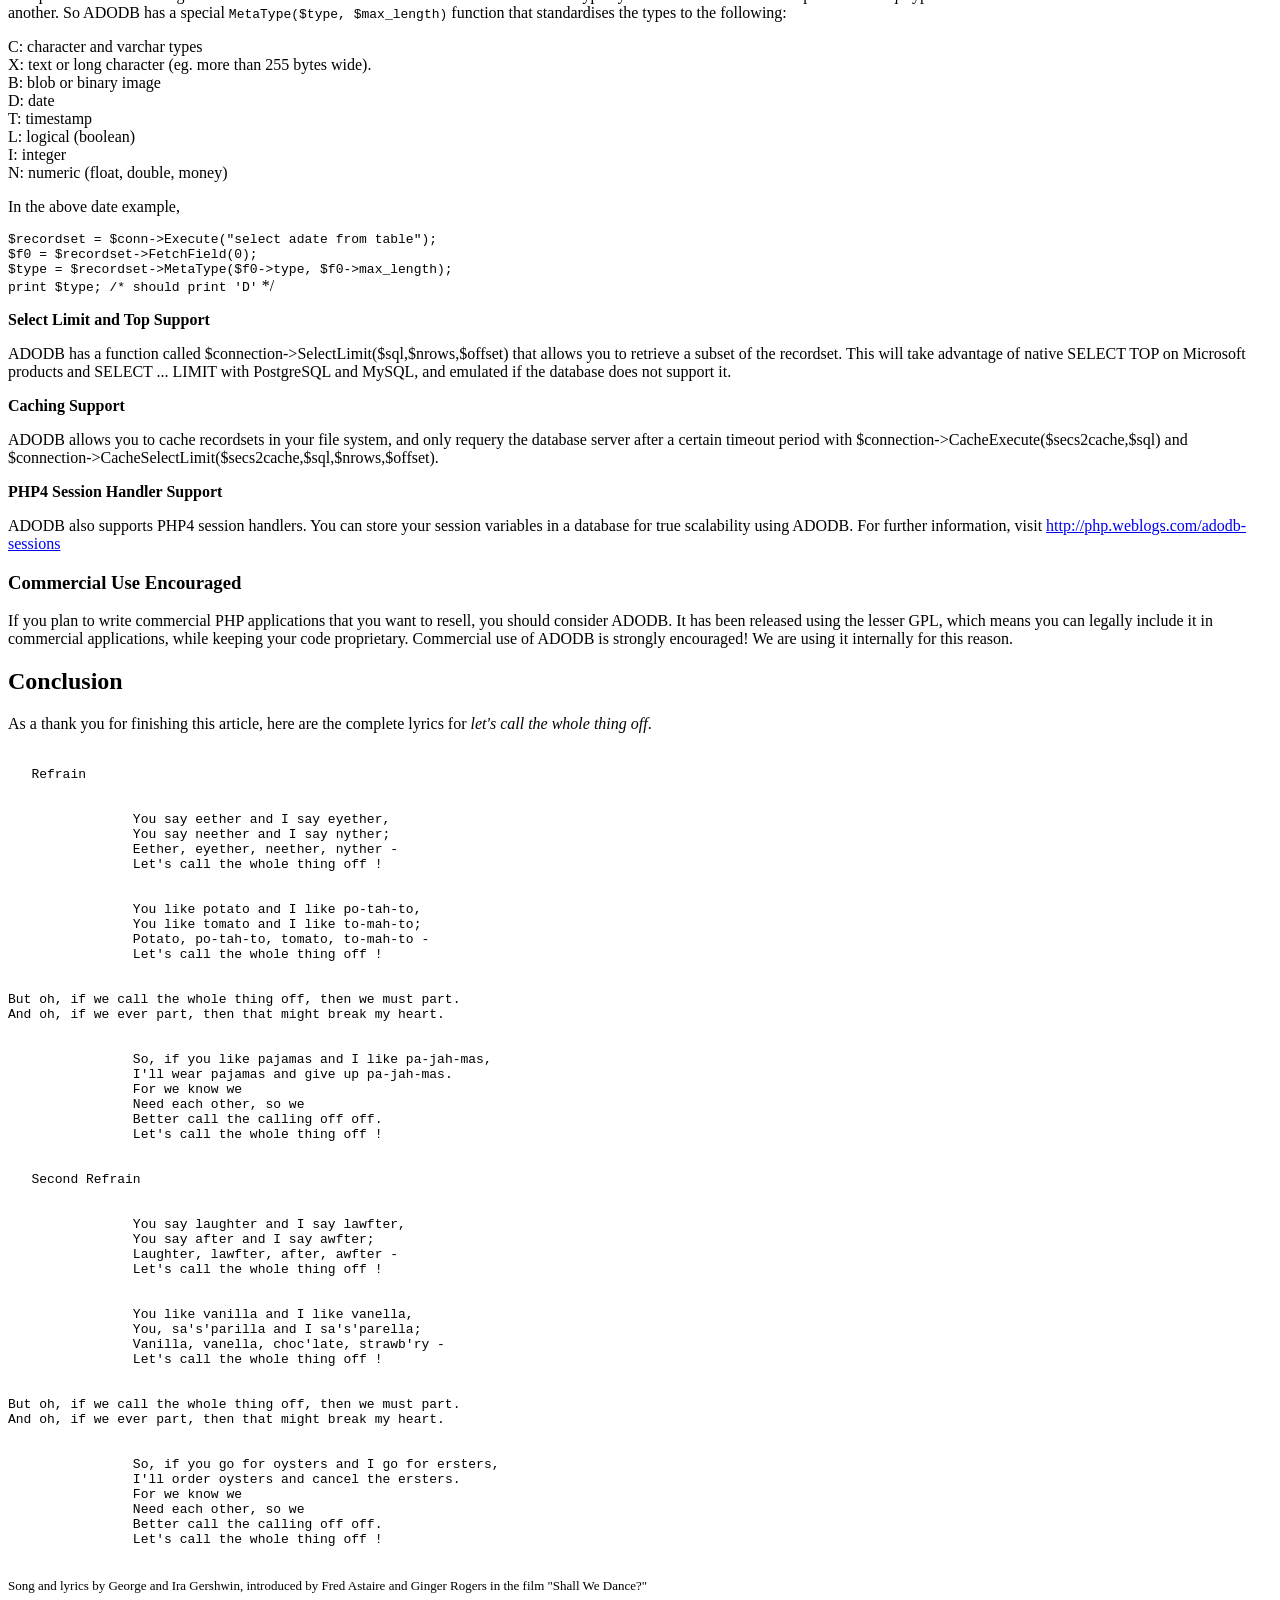
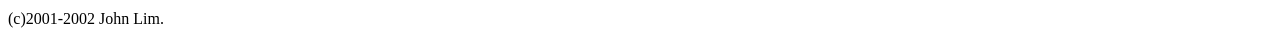
<file: PROYECTO_FINAL/proyecto_final/aplication/libs/adodb5/docs/tute.htm>
<!DOCTYPE HTML PUBLIC "-//W3C//DTD HTML 4.0 Transitional//EN">

<html>
<head>
	<title>Tutorial: Moving from MySQL to ADODB</title>
</head>

<body bgcolor=white>
<h1>Tutorial: Moving from MySQL to ADODB</h1>

<pre>		You say eether and I say eyether, 
		You say neether and I say nyther; 
		Eether, eyether, neether, nyther - 
		Let's call the whole thing off ! 
<br>
		You like potato and I like po-tah-to, 
		You like tomato and I like to-mah-to; 
		Potato, po-tah-to, tomato, to-mah-to - 
		Let's call the whole thing off ! 
</pre>
<p>I love this song, especially the version with Louis Armstrong and Ella singing 
  duet. It is all about how hard it is for two people in love to be compatible 
  with each other. It's about compromise and finding a common ground, and that's 
  what this article is all about. 
<p>PHP is all about creating dynamic web-sites with the least fuss and the most 
  fun. To create these websites we need to use databases to retrieve login information, 
  to splash dynamic news onto the web page and store forum postings. So let's 
  say we were using the popular MySQL database for this. Your company has done 
  such a fantastic job that the Web site is more popular than your wildest dreams. 
  You find that MySQL cannot scale to handle the workload; time to switch databases. 
<p> Unfortunately in PHP every database is accessed slightly differently. To connect 
  to MySQL, you would use <i>mysql_connect()</i>; when you decide to upgrade to 
  Oracle or Microsoft SQL Server, you would use <i>ocilogon() </i>or <i>mssql_connect()</i> 
  respectively. What is worse is that the parameters you use for the different 
  connect functions are different also.. One database says po-tato, the other 
  database says pota-to. Oh-oh. 
<h3>Let's NOT call the whole thing off</h3>
<p>A database wrapper library such as ADODB comes in handy when you need to ensure portability. It provides 
  you with a common API to communicate with any supported database so you don't have to call things off. <p>

<p>ADODB stands for Active Data Objects DataBase (sorry computer guys are sometimes 
  not very original). ADODB currently supports MySQL, PostgreSQL, Oracle, Interbase, 
  Microsoft SQL Server, Access, FoxPro, Sybase, ODBC and ADO. You can download 
  ADODB from <a href=http://php.weblogs.com/adodb></a><a href="http://php.weblogs.com/adodb">http://php.weblogs.com/adodb</a>.
<h3>MySQL Example</h3>
<p>The most common database used with PHP is MySQL, so I guess you should be familiar 
  with the following code. It connects to a MySQL server at <i>localhost</i>, 
  database <i>mydb</i>, and executes an SQL select statement. The results are 
  printed, one line per row. 
<pre><font color="#666600">$db = <b>mysql_connect</b>(&quot;localhost&quot;, &quot;root&quot;, &quot;password&quot;);
<b>mysql_select_db</b>(&quot;mydb&quot;,$db);</font>
<font color="#660000">$result = <b>mysql_query</b>(&quot;SELECT * FROM employees&quot;,$db)</font><code><font color="#663300">;
if ($result === false) die(&quot;failed&quot;);</font></code> 
<font color="#006666"><b>while</b> ($fields =<b> mysql_fetch_row</b>($result)) &#123;
 <b>for</b> ($i=0, $max=sizeof($fields); $i &lt; $max; $i++) &#123;
		<b>print</b> $fields[$i].' ';
 &#125;
 <b>print</b> &quot;&lt;br&gt;\n&quot;;
&#125;</font> 
</pre>
<p>The above code has been color-coded by section. The first section is the connection 
  phase. The second is the execution of the SQL, and the last section is displaying 
  the fields. The <i>while</i> loop scans the rows of the result, while the <i>for</i> 
  loop scans the fields in one row.</p>
<p>Here is the equivalent code in ADODB</p>
<pre><b><font color="#666600"> include(&quot;adodb.inc.php&quot;);</font></b><font color="#666600">
 $db = <b>NewADOConnection</b>('mysql');
 $db-&gt;<b>Connect</b>(&quot;localhost&quot;, &quot;root&quot;, &quot;password&quot;, &quot;mydb&quot;);</font>
 <font color="#663300">$result = $db-&gt;<b>Execute</b>(&quot;SELECT * FROM employees&quot;);
 </font><font color="#663300"></font><code><font color="#663300">if ($result === false) die(&quot;failed&quot;)</font></code><code><font color="#663300">;</font></code>  
 <font color="#006666"><b>while</b> (!$result-&gt;EOF) &#123;
	<b>for</b> ($i=0, $max=$result-&gt;<b>FieldCount</b>(); $i &lt; $max; $i++)
		   <b>print</b> $result-&gt;fields[$i].' ';
	$result-&gt;<b>MoveNext</b>();
	<b>print</b> &quot;&lt;br&gt;\n&quot;;
 &#125;</font> </pre>
<p></p>
<p>Now porting to Oracle is as simple as changing the second line to <code>NewADOConnection('oracle')</code>. 
  Let's walk through the code...</p>
<h3>Connecting to the Database</h3>
<p></p>
<pre><b><font color="#666600">include(&quot;adodb.inc.php&quot;);</font></b><font color="#666600">
$db = <b>NewADOConnection</b>('mysql');
$db-&gt;<b>Connect</b>(&quot;localhost&quot;, &quot;root&quot;, &quot;password&quot;, &quot;mydb&quot;);</font></pre>
<p>The connection code is a bit more sophisticated than MySQL's because our needs 
  are more sophisticated. In ADODB, we use an object-oriented approach to managing 
  the complexity of handling multiple databases. We have different classes to 
  handle different databases. If you aren't familiar with object-oriented programing, 
  don't worry -- the complexity is all hidden away in the<code> NewADOConnection()</code> 
  function.</p>
<p>To conserve memory, we only load the PHP code specific to the database you 
  are connecting to. We do this by calling <code>NewADOConnection(databasedriver)</code>. 
  Legal database drivers include <i>mysql, mssql, oracle, oci8, postgres, sybase, 
  vfp, access, ibase </i>and many others.</p>
<p>Then we create a new instance of the connection class by calling <code>NewADOConnection()</code>. 
  Finally we connect to the database using <code>$db-&gt;Connect(). </code></p>
<h3>Executing the SQL</h3>
<p><code><font color="#663300">$result = $db-&gt;<b>Execute</b>(&quot;SELECT * 
  FROM employees&quot;);<br>
  if ($result === false) die(&quot;failed&quot;)</font></code><code><font color="#663300">;</font></code> 
  <br>
</p>
<p>Sending the SQL statement to the server is straight forward. Execute() will 
  return a recordset object on successful execution. You should check $result 
  as we do above.
<p>An issue that confuses beginners is the fact that we have two types of objects 
  in ADODB, the connection object and the recordset object. When do we use each?
<p>The connection object ($db) is responsible for connecting to the database, 
  formatting your SQL and querying the database server. The recordset object ($result) 
  is responsible for retrieving the results and formatting the reply as text or 
  as an array.
<p>The only thing I need to add is that ADODB provides several helper functions 
  for making INSERT and UPDATE statements easier, which we will cover in the Advanced 
  section. 
<h3>Retrieving the Data<br>
</h3>
<pre><font color="#006666"><b>while</b> (!$result-&gt;EOF) &#123;
   <b>for</b> ($i=0, $max=$result-&gt;<b>FieldCount</b>(); $i &lt; $max; $i++)
	   <b>print</b> $result-&gt;fields[$i].' ';
   $result-&gt;<b>MoveNext</b>();
   <b>print</b> &quot;&lt;br&gt;\n&quot;;
&#125;</font></pre>
<p>The paradigm for getting the data is that it's like reading a file. For every 
  line, we check first whether we have reached the end-of-file (EOF). While not 
  end-of-file, loop through each field in the row. Then move to the next line 
  (MoveNext) and repeat. 
<p>The <code>$result-&gt;fields[]</code> array is generated by the PHP database 
  extension. Some database extensions do not index the array by field name. 
  To force indexing by name - that is associative arrays - 
  use the $ADODB_FETCH_MODE global variable. 
<pre>
	$<b>ADODB_FETCH_MODE</b> = ADODB_FETCH_NUM;
	$rs1 = $db->Execute('select * from table');
	$<b>ADODB_FETCH_MODE</b> = ADODB_FETCH_ASSOC;
	$rs2 = $db->Execute('select * from table');
	print_r($rs1->fields); // shows <i>array([0]=>'v0',[1] =>'v1')</i>
	print_r($rs2->fields); // shows <i>array(['col1']=>'v0',['col2'] =>'v1')</i>
</pre>
<p>
As you can see in the above example, both recordsets store and use different fetch modes
based on the $ADODB_FETCH_MODE setting when the recordset was created by Execute().</p>
<h2>ADOConnection<a name="ADOConnection"></a></h2>
<p>Object that performs the connection to the database, executes SQL statements 
  and has a set of utility functions for standardising the format of SQL statements 
  for issues such as concatenation and date formats.</p>
  
<h3>Other Useful Functions</h3>
<p><code>$recordset-&gt;Move($pos)</code> scrolls to that particular row. ADODB supports forward 
  scrolling for all databases. Some databases will not support backwards scrolling. 
  This is normally not a problem as you can always cache records to simulate backwards 
  scrolling. 
<p><code>$recordset-&gt;RecordCount()</code> returns the number of records accessed by the 
  SQL statement. Some databases will return -1 because it is not supported. 
<p><code>$recordset-&gt;GetArray()</code> returns the result as an array. 
<p><code>rs2html($recordset)</code> is a function that is generates a HTML table based on the 
  $recordset passed to it. An example with the relevant lines in bold:
<pre>   include('adodb.inc.php'); 
   <b>include('tohtml.inc.php');</b> /* includes the rs2html function */
   $conn = ADONewConnection('mysql'); 
   $conn-&gt;PConnect('localhost','userid','password','database');
   $rs = $conn-&gt;Execute('select * from table');
  <b> rs2html($rs)</b>; /* recordset to html table */ </pre>
<p>There are many other helper functions that are listed in the documentation available at <a href="http://php.weblogs.com/adodb_manual"></a><a href="http://php.weblogs.com/adodb_manual">http://php.weblogs.com/adodb_manual</a>. 
<h2>Advanced Material</h2>
<h3>Inserts and Updates </h3>
<p>Let's say you want to insert the following data into a database. 
<p><b>ID</b> = 3<br>
  <b>TheDate</b>=mktime(0,0,0,8,31,2001) /* 31st August 2001 */<br>
  <b>Note</b>= sugar why don't we call it off 
<p>When you move to another database, your insert might no longer work.</p>
<p>The first problem is that each database has a different default date format. 
  MySQL expects YYYY-MM-DD format, while other databases have different defaults. 
  ADODB has a function called DBDate() that addresses this issue by converting 
  converting the date to the correct format.</p>
<p>The next problem is that the <b>don't</b> in the Note needs to be quoted. In 
  MySQL, we use <b>don\'t</b> but in some other databases (Sybase, Access, Microsoft 
  SQL Server) we use <b>don''t. </b>The qstr() function addresses this issue.</p>
<p>So how do we use the functions? Like this:</p>
<pre>$sql = &quot;INSERT INTO table (id, thedate,note) values (&quot; 
   . $<b>ID</b> . ','
   . $db-&gt;DBDate($<b>TheDate</b>) .','
   . $db-&gt;qstr($<b>Note</b>).&quot;)&quot;;
$db-&gt;Execute($sql);</pre>
<p>ADODB also supports <code>$connection-&gt;Affected_Rows()</code> (returns the 
  number of rows affected by last update or delete) and <code>$recordset-&gt;Insert_ID()</code> 
  (returns last autoincrement number generated by an insert statement). Be forewarned 
  that not all databases support the two functions.<br>
</p>
<h3>MetaTypes</h3>
<p>You can find out more information about each of the fields (I use the words 
  fields and columns interchangebly) you are selecting by calling the recordset 
  method <code>FetchField($fieldoffset)</code>. This will return an object with 
  3 properties: name, type and max_length. 
<pre>For example:</pre>
<pre>$recordset = $conn-&gt;Execute(&quot;select adate from table&quot;);<br>$f0 = $recordset-&gt;FetchField(0);
</pre>
<p>Then <code>$f0-&gt;name</code> will hold <i>'adata'</i>, <code>$f0-&gt;type</code> 
  will be set to '<i>date'</i>. If the max_length is unknown, it will be set to 
  -1. 
<p>One problem with handling different databases is that each database often calls 
  the same type by a different name. For example a <i>timestamp</i> type is called 
  <i>datetime</i> in one database and <i>time</i> in another. So ADODB has a special 
  <code>MetaType($type, $max_length)</code> function that standardises the types 
  to the following: 
<p>C: character and varchar types<br>
  X: text or long character (eg. more than 255 bytes wide).<br>
  B: blob or binary image<br>
  D: date<br>
  T: timestamp<br>
  L: logical (boolean)<br>
  I: integer<br>
  N: numeric (float, double, money) 
<p>In the above date example, 
<p><code>$recordset = $conn-&gt;Execute(&quot;select adate from table&quot;);<br>
  $f0 = $recordset-&gt;FetchField(0);<br>
  $type = $recordset-&gt;MetaType($f0-&gt;type, $f0-&gt;max_length);<br>
  print $type; /* should print 'D'</code> */
<p> 
<p><b>Select Limit and Top Support</b> 
<p>ADODB has a function called $connection->SelectLimit($sql,$nrows,$offset) that allows
you to retrieve a subset of the recordset. This will take advantage of native
SELECT TOP on Microsoft products and SELECT ... LIMIT with PostgreSQL and MySQL, and
emulated if the database does not support it.
<p><b>Caching Support</b> 
<p>ADODB allows you to cache recordsets in your file system, and only requery the database
server after a certain timeout period with $connection->CacheExecute($secs2cache,$sql) and 
$connection->CacheSelectLimit($secs2cache,$sql,$nrows,$offset).
<p><b>PHP4 Session Handler Support</b> 
<p>ADODB also supports PHP4 session handlers. You can store your session variables 
  in a database for true scalability using ADODB. For further information, visit 
  <a href="http://php.weblogs.com/adodb-sessions"></a><a href="http://php.weblogs.com/adodb-sessions">http://php.weblogs.com/adodb-sessions</a>
<h3>Commercial Use Encouraged</h3>
<p>If you plan to write commercial PHP applications that you want to resell, you should consider ADODB. It has been released using the lesser GPL, which means you can legally include it in commercial applications, while keeping your code proprietary. Commercial use of ADODB is strongly encouraged! We are using it internally for this reason.<p>

<h2>Conclusion</h2>
<p>As a thank you for finishing this article, here are the complete lyrics for 
  <i>let's call the whole thing off</i>.<br>
  <br>
<pre>
   Refrain 
<br>
		You say eether and I say eyether, 
		You say neether and I say nyther; 
		Eether, eyether, neether, nyther - 
		Let's call the whole thing off ! 
<br>
		You like potato and I like po-tah-to, 
		You like tomato and I like to-mah-to; 
		Potato, po-tah-to, tomato, to-mah-to - 
		Let's call the whole thing off ! 
<br>
But oh, if we call the whole thing off, then we must part. 
And oh, if we ever part, then that might break my heart. 
<br>
		So, if you like pajamas and I like pa-jah-mas, 
		I'll wear pajamas and give up pa-jah-mas. 
		For we know we 
		Need each other, so we 
		Better call the calling off off. 
		Let's call the whole thing off ! 
<br>
   Second Refrain 
<br>
		You say laughter and I say lawfter, 
		You say after and I say awfter; 
		Laughter, lawfter, after, awfter - 
		Let's call the whole thing off ! 
<br>
		You like vanilla and I like vanella, 
		You, sa's'parilla and I sa's'parella; 
		Vanilla, vanella, choc'late, strawb'ry - 
		Let's call the whole thing off ! 
<br>
But oh, if we call the whole thing off, then we must part. 
And oh, if we ever part, then that might break my heart. 
<br>
		So, if you go for oysters and I go for ersters, 
		I'll order oysters and cancel the ersters. 
		For we know we 
		Need each other, so we 
		Better call the calling off off. 
		Let's call the whole thing off ! 
  </pre>
<p><font size=2>Song and lyrics by George and Ira Gershwin, introduced by Fred Astaire and Ginger Rogers
in the film "Shall We Dance?"  </font><p>
<p>
(c)2001-2002 John Lim.

</body>
</html>
</file>
<file: PROYECTO_FINAL/proyecto_final/aplication/views/Flat-UI-master/css/flat-ui.css>
@import url("https://fonts.googleapis.com/css?family=Lato:400,700,700italic,900,400italic,300");
@font-face {
  font-family: 'Flat-UI-Icons';
  src: url('../fonts/Flat-UI-Icons.eot');
  src: url('../fonts/Flat-UI-Icons.eot?#iefix') format('embedded-opentype'), url('../fonts/Flat-UI-Icons.woff') format('woff'), url('../fonts/Flat-UI-Icons.ttf') format('truetype'), url('../fonts/Flat-UI-Icons.svg#Flat-UI-Icons') format('svg');
  font-weight: normal;
  font-style: normal;
}
/* Use the following CSS code if you want to use data attributes for inserting your icons */
[data-icon]:before {
  font-family: 'Flat-UI-Icons';
  content: attr(data-icon);
  speak: none;
  font-weight: normal;
  font-variant: normal;
  text-transform: none;
  -webkit-font-smoothing: antialiased;
}
/* Use the following CSS code if you want to have a class per icon */
/*
Instead of a list of all class selectors,
you can use the generic selector below, but it's slower:
[class*="fui-"] {
*/
.fui-arrow-right,
.fui-arrow-left,
.fui-cmd,
.fui-check-inverted,
.fui-heart,
.fui-location,
.fui-plus,
.fui-check,
.fui-cross,
.fui-list,
.fui-new,
.fui-video,
.fui-photo,
.fui-volume,
.fui-time,
.fui-eye,
.fui-chat,
.fui-search,
.fui-user,
.fui-mail,
.fui-lock,
.fui-gear,
.fui-radio-unchecked,
.fui-radio-checked,
.fui-checkbox-unchecked,
.fui-checkbox-checked,
.fui-calendar-solid,
.fui-pause,
.fui-play,
.fui-check-inverted-2 {
  display: inline-block;
  font-family: 'Flat-UI-Icons';
  speak: none;
  font-style: normal;
  font-weight: normal;
  font-variant: normal;
  text-transform: none;
  -webkit-font-smoothing: antialiased;
}
.fui-arrow-right:before {
  content: "\e02c";
}
.fui-arrow-left:before {
  content: "\e02d";
}
.fui-cmd:before {
  content: "\e02f";
}
.fui-check-inverted:before {
  content: "\e006";
}
.fui-heart:before {
  content: "\e007";
}
.fui-location:before {
  content: "\e008";
}
.fui-plus:before {
  content: "\e009";
}
.fui-check:before {
  content: "\e00a";
}
.fui-cross:before {
  content: "\e00b";
}
.fui-list:before {
  content: "\e00c";
}
.fui-new:before {
  content: "\e00d";
}
.fui-video:before {
  content: "\e00e";
}
.fui-photo:before {
  content: "\e00f";
}
.fui-volume:before {
  content: "\e010";
}
.fui-time:before {
  content: "\e011";
}
.fui-eye:before {
  content: "\e012";
}
.fui-chat:before {
  content: "\e013";
}
.fui-search:before {
  content: "\e01c";
}
.fui-user:before {
  content: "\e01d";
}
.fui-mail:before {
  content: "\e01e";
}
.fui-lock:before {
  content: "\e01f";
}
.fui-gear:before {
  content: "\e024";
}
.fui-radio-unchecked:before {
  content: "\e02b";
}
.fui-radio-checked:before {
  content: "\e032";
}
.fui-checkbox-unchecked:before {
  content: "\e033";
}
.fui-checkbox-checked:before {
  content: "\e034";
}
.fui-calendar-solid:before {
  content: "\e022";
}
.fui-pause:before {
  content: "\e03b";
}
.fui-play:before {
  content: "\e03c";
}
.fui-check-inverted-2:before {
  content: "\e000";
}
/* 62px */
/* 52px */
/* 40px */
/* 29px */
/* 28px */
/* 24px */
.inline-block {
  display: inline-block;
  zoom: 1;
  *display: inline;
}
.clearfix {
  *zoom: 1;
}
.clearfix:before,
.clearfix:after {
  display: table;
  content: "";
}
.clearfix:after {
  clear: both;
}
.drop-ie-gradient {
  filter: unquote("progid:DXImageTransform.Microsoft.gradient(enabled = false)");
}
.dropdown-arrow-inverse {
  border-bottom-color: #34495e !important;
  border-top-color: #34495e !important;
}
.demo-headline {
  padding: 73px 0 110px;
  text-align: center;
}
.demo-logo {
  font-size: 90px;
  font-weight: 900;
  letter-spacing: -2px;
  line-height: 100px;
}
.demo-logo .logo {
  background: url(../images/demo/logo-mask.png) center 0 no-repeat;
  background-size: 256px 186px;
  height: 186px;
  margin: 0 auto 26px;
  overflow: hidden;
  text-indent: -9999em;
  width: 256px;
}
.demo-logo small {
  color: rgba(52, 73, 94, 0.30000000000000004);
  display: block;
  font-size: 22px;
  font-weight: 700;
  letter-spacing: -1px;
  padding-top: 5px;
}
.demo-row {
  margin-bottom: 20px;
}
.demo-panel-title {
  margin-bottom: 20px;
  padding-top: 20px;
}
.demo-panel-title small {
  color: #798795;
  font-size: inherit;
  font-weight: 400;
}
.demo-navigation {
  margin-bottom: -4px;
  margin-top: -10px;
}
.demo-pager {
  margin-top: -10px;
}
.demo-tooltips {
  height: 126px;
}
.demo-tooltips .tooltip {
  left: -8px !important;
  position: relative !important;
  top: -8px !important;
}
.demo-headings {
  margin-bottom: 12px;
}
.demo-tiles {
  margin-bottom: 46px;
}
.demo-icons {
  font-size: 32px;
  margin-left: -15px;
}
.demo-icons .demo-content {
  margin: 0 0 0 -36px;
}
.demo-icons .demo-content > span {
  display: inline-block;
  margin: 0 0 32px 36px;
  width: 24px;
  font-size: 24px;
}
.demo-icons-tooltip {
  bottom: 0;
  color: #c2c8cf;
  font-size: 12px;
  left: 100%;
  margin-left: 0 !important;
  position: absolute;
  width: 80px;
}
.demo-illustrations {
  margin-top: 40px;
  *zoom: 1;
}
.demo-illustrations:before,
.demo-illustrations:after {
  display: table;
  content: "";
}
.demo-illustrations:after {
  clear: both;
}
.demo-illustrations .demo-content {
  margin: 0 0 0 -40px;
  padding-top: 20px;
}
.demo-illustrations .demo-content > div {
  float: left;
  width: 100px;
  height: 100px;
  margin: 0 0 80px 40px;
  text-align: center;
}
.demo-illustrations img {
  display: inline-block;
  max-height: 100px;
  max-width: 100px;
  vertical-align: baseline;
}
.demo-samples {
  margin-bottom: 46px;
}
.demo-video {
  padding-top: 95px;
  -webkit-border-radius: 6px;
  -moz-border-radius: 6px;
  border-radius: 6px;
}
.demo-download-section {
  float: none;
  margin: 0 auto;
  padding: 60px 0 90px 20px;
  text-align: center;
}
.demo-download-section [class*='fui-'] {
  margin: 3px 0 -3px;
}
.demo-download {
  background-color: #ebedef;
  height: 120px;
  margin: 0 auto 32px;
  padding: 40px 28px 30px 32px;
  text-align: center;
  width: 130px;
  -webkit-border-radius: 50%;
  -moz-border-radius: 50%;
  border-radius: 50%;
}
.demo-download img {
  height: 104px;
  width: 82px;
}
.demo-download-text {
  font-size: 15px;
  padding: 20px 0;
  text-align: center;
}
.demo-text-box a:hover {
  color: #1abc9c;
}
.demo-browser {
  background: #2c3e50 url(../images/demo/browser.png) 0 0 no-repeat;
  background-size: 659px 42px;
  color: #ffffff;
  margin: 0 41px 140px 0;
  padding-top: 42px;
  -webkit-border-radius: 0 0 6px 6px;
  -moz-border-radius: 0 0 6px 6px;
  border-radius: 0 0 6px 6px;
}
.demo-browser-side {
  float: left;
  padding: 22px 20px;
  width: 111px;
}
.demo-browser-side > h5 {
  margin-bottom: 3px;
  text-transform: none;
}
.demo-browser-side > h6 {
  font-size: 11px;
  font-weight: 300;
  line-height: 18px;
  margin-top: 3px;
  text-transform: none;
}
.demo-browser-author {
  background: url(../images/demo/browser-author.jpg) center center no-repeat;
  border: 3px solid #ffffff;
  display: block;
  height: 84px;
  margin: 0 auto;
  width: 84px;
  -webkit-border-radius: 50%;
  -moz-border-radius: 50%;
  border-radius: 50%;
}
.demo-browser-action {
  padding: 30px 0 12px;
}
.demo-browser-action > .btn {
  padding: 9px 0 10px 11px !important;
  text-align: left;
  -webkit-border-radius: 3px;
  -moz-border-radius: 3px;
  border-radius: 3px;
}
.demo-browser-action > .btn:before {
  color: #ffffff;
  content: '\e009';
  font-size: 16px;
  font-family: 'Flat-UI-Icons';
  font-weight: 300;
  margin-right: 12px;
  position: relative;
  top: 1px;
  -webkit-font-smoothing: antialiased;
}
.demo-browser-content {
  background-color: #34495e;
  overflow: hidden;
  padding: 21px 0 0 20px;
  -webkit-border-radius: 0 0 6px;
  -moz-border-radius: 0 0 6px;
  border-radius: 0 0 6px;
}
.demo-browser-content > img {
  border: 6px solid #ffffff;
  float: left;
  margin: 0 15px 20px 0;
  width: 134px;
}
@media only screen and (-webkit-min-device-pixel-ratio: 2), only screen and (-webkit-min-device-pixel-ratio: 1.5), only screen and (-moz-min-device-pixel-ratio: 2), only screen and (-o-min-device-pixel-ratio: 3/2), only screen and (-o-min-device-pixel-ratio: 2/1), only screen and (min--moz-device-pixel-ratio: 1.5), only screen and (min-device-pixel-ratio: 1.5), only screen and (min-device-pixel-ratio: 2) {
  .logo {
    background-image: url(../images/demo/logo-mask-2x.png);
  }
  .demo-browser {
    background-image: url(../images/demo/browser-2x.png);
  }
}
body {
  color: #34495e;
  font-family: "Lato", sans-serif;
  font-size: 14px;
  line-height: 1.231;
}
input,
button,
select,
textarea {
  font-family: "Lato", sans-serif;
  font-size: 14px;
}
a {
  color: #16a085;
  text-decoration: underline;
  -webkit-transition: 0.25s;
  -moz-transition: 0.25s;
  -o-transition: 0.25s;
  transition: 0.25s;
  -webkit-backface-visibility: hidden;
}
a:hover {
  color: #1abc9c;
  text-decoration: none;
}
h1 {
  font-size: 32px;
  font-weight: 900;
}
h2 {
  font-size: 26px;
  font-weight: 700;
  margin-bottom: 2px;
}
h3 {
  font-size: 24px;
  font-weight: 700;
  margin-bottom: 4px;
  margin-top: 2px;
}
h4 {
  font-size: 18px;
  font-weight: 500;
  margin-top: 4px;
}
h5 {
  font-size: 16px;
  font-weight: 500;
  text-transform: uppercase;
}
h6 {
  font-size: 13px;
  font-weight: 500;
  text-transform: uppercase;
}
.btn,
.btn-group > .btn,
.btn-group > .dropdown-menu,
.btn-group > .popover {
  font-size: 14.994px;
  /* 15px */

  font-weight: 500;
}
.btn {
  border: none;
  background: #bdc3c7;
  color: #ffffff;
  padding: 9px 12px 10px;
  line-height: 22px;
  text-decoration: none;
  text-shadow: none;
  -webkit-border-radius: 6px;
  -moz-border-radius: 6px;
  border-radius: 6px;
  -webkit-box-shadow: none;
  -moz-box-shadow: none;
  box-shadow: none;
  -webkit-transition: 0.25s;
  -moz-transition: 0.25s;
  -o-transition: 0.25s;
  transition: 0.25s;
  -webkit-backface-visibility: hidden;
}
.btn:hover,
.btn:focus,
.btn-group:focus .btn.dropdown-toggle {
  background-color: #cacfd2;
  color: #ffffff;
  outline: none;
  -webkit-transition: 0.25s;
  -moz-transition: 0.25s;
  -o-transition: 0.25s;
  transition: 0.25s;
  -webkit-backface-visibility: hidden;
}
.btn:active,
.btn-group.open .btn.dropdown-toggle,
.btn.active {
  background-color: #a1a6a9;
  color: rgba(255, 255, 255, 0.75);
  -webkit-box-shadow: none;
  -moz-box-shadow: none;
  box-shadow: none;
}
.btn.disabled,
.btn[disabled] {
  background-color: #bdc3c7;
  color: rgba(255, 255, 255, 0.75);
  -webkit-box-shadow: none;
  -moz-box-shadow: none;
  box-shadow: none;
  opacity: 0.7;
  filter: alpha(opacity=70);
}
.btn.btn-large {
  font-size: 16.996px;
  /* 17px */

  line-height: 20px;
  padding: 12px 18px 13px;
}
.btn.btn-large > [class^="fui-"] {
  top: 0;
}
.btn.btn-large > [class^="fui-"].pull-right {
  margin-right: -2px;
}
.btn.btn-primary {
  background-color: #1abc9c;
}
.btn.btn-primary:hover,
.btn.btn-primary:focus,
.btn-group:focus .btn.btn-primary.dropdown-toggle {
  background-color: #48c9b0;
}
.btn.btn-primary:active,
.btn-group.open .btn.btn-primary.dropdown-toggle,
.btn.btn-primary.active {
  background-color: #16a085;
}
.btn.btn-info {
  background-color: #3498db;
}
.btn.btn-info:hover,
.btn.btn-info:focus,
.btn-group:focus .btn.btn-info.dropdown-toggle {
  background-color: #5dade2;
}
.btn.btn-info:active,
.btn-group.open .btn.btn-info.dropdown-toggle,
.btn.btn-info.active {
  background-color: #2c81ba;
}
.btn.btn-danger {
  background-color: #e74c3c;
}
.btn.btn-danger:hover,
.btn.btn-danger:focus,
.btn-group:focus .btn.btn-danger.dropdown-toggle {
  background-color: #ec7063;
}
.btn.btn-danger:active,
.btn-group.open .btn.btn-danger.dropdown-toggle,
.btn.btn-danger.active {
  background-color: #c44133;
}
.btn.btn-success {
  background-color: #2ecc71;
}
.btn.btn-success:hover,
.btn.btn-success:focus,
.btn-group:focus .btn.btn-success.dropdown-toggle {
  background-color: #58d68d;
}
.btn.btn-success:active,
.btn-group.open .btn.btn-success.dropdown-toggle,
.btn.btn-success.active {
  background-color: #27ad60;
}
.btn.btn-warning {
  background-color: #f1c40f;
}
.btn.btn-warning:hover,
.btn.btn-warning:focus,
.btn-group:focus .btn.btn-warning.dropdown-toggle {
  background-color: #f5d313;
}
.btn.btn-warning:active,
.btn-group.open .btn.btn-warning.dropdown-toggle,
.btn.btn-warning.active {
  background-color: #cda70d;
}
.btn.btn-inverse {
  background-color: #34495e;
}
.btn.btn-inverse:hover,
.btn.btn-inverse:focus,
.btn-group:focus .btn.btn-inverse.dropdown-toggle {
  background-color: #415b76;
}
.btn.btn-inverse:active,
.btn-group.open .btn.btn-inverse.dropdown-toggle,
.btn.btn-inverse.active {
  background-color: #2c3e50;
}
.btn > [class^="fui-"] {
  margin: 0 4px;
  position: relative;
  top: 1px;
  vertical-align: top;
  display: inline-block;
  zoom: 1;
  *display: inline;
}
.btn > [class^="fui-"].pull-right {
  margin-right: 0px;
}
.btn-toolbar .btn.active {
  color: #ffffff;
}
.btn-toolbar .btn:first-child {
  -webkit-border-radius: 6px 0 0 6px;
  -moz-border-radius: 6px 0 0 6px;
  border-radius: 6px 0 0 6px;
}
.btn-toolbar .btn:last-child {
  -webkit-border-radius: 0 6px 6px 0;
  -moz-border-radius: 0 6px 6px 0;
  border-radius: 0 6px 6px 0;
}
.btn-toolbar .btn > [class^="fui-"] {
  font-size: 16px;
  top: 0;
}
.btn-tip {
  font-weight: 300;
  padding-left: 10px;
}
.btn-group > .btn {
  border-radius: 0;
  text-align: center;
}
.btn-group > .btn:active + .btn,
.btn-group > .btn.active + .btn {
  border-left-color: transparent;
}
.btn-group > .btn:first-of-type {
  border-top-left-radius: 6px;
  border-bottom-left-radius: 6px;
}
.btn-group > .btn:last-of-type {
  border-top-right-radius: 6px;
  border-bottom-right-radius: 6px;
}
.btn-group > .btn + .btn {
  margin-left: 0;
}
.btn-group > .btn + .dropdown-toggle {
  border-left: 2px solid rgba(52, 73, 94, 0.15);
  padding-left: 13px;
  padding-right: 13px;
  -webkit-box-shadow: none;
  -moz-box-shadow: none;
  box-shadow: none;
}
.btn-group > .btn + .dropdown-toggle .caret {
  margin-left: 3px;
  margin-right: 3px;
}
.btn-group > .btn.btn-huge + .dropdown-toggle .caret {
  margin-left: 7px;
  margin-right: 7px;
}
.btn-group > .btn.btn-small + .dropdown-toggle .caret {
  margin-left: 0;
  margin-right: 0;
}
.caret {
  border-left-width: 6px;
  border-right-width: 6px;
  border-top-width: 8px;
  border-bottom-color: #34495e;
  border-style: solid;
  border-bottom-style: none;
  border-top-color: #34495e;
  -webkit-transition: 0.25s;
  -moz-transition: 0.25s;
  -o-transition: 0.25s;
  transition: 0.25s;
  -webkit-backface-visibility: hidden;
}
.dropup .caret,
.dropup .btn-large .caret,
.navbar-fixed-bottom .dropdown .caret {
  border-bottom-width: 8px;
}
.btn-mini .caret,
.btn-small .caret,
.btn-large .caret {
  margin-top: 7px;
}
.btn-large .caret {
  border-top-width: 8px;
  border-right-width: 6px;
  border-left-width: 6px;
}
.navbar {
  font-size: 15.988px;
  /* 16px */

}
.navbar .brand {
  border-radius: 6px 0 0 6px;
  color: #526476;
  font-size: 23.996px;
  /* 24px */

  font-weight: 700;
  margin-left: 0;
  padding: 23px 28px 24px 32px;
  text-shadow: none;
}
.navbar .brand:hover,
.navbar .brand:focus {
  color: #1abc9c;
}
.navbar .brand[class*="fui-"] {
  font-weight: normal;
}
.navbar .nav {
  margin-right: 0;
}
.navbar .nav > li {
  position: relative;
}
.navbar .nav > li:hover > ul {
  opacity: 1;
  top: 100%;
  visibility: visible;
  z-index: 100;
  -webkit-transform: scale(1, 1);
  display: block\9;
}
.navbar .nav > li.active > a,
.navbar .nav > li.active > a:hover,
.navbar .nav > li.active > a:focus {
  background: none;
  color: #1abc9c;
  -webkit-box-shadow: none;
  -moz-box-shadow: none;
  box-shadow: none;
}
.navbar .nav > li > ul {
  padding-top: 13px;
  top: 80%;
}
.navbar .nav > li > ul:before {
  content: "";
  border-style: solid;
  border-width: 0 9px 9px 9px;
  border-color: transparent transparent #34495e transparent;
  height: 0;
  position: absolute;
  left: 15px;
  top: 5px;
  width: 0;
  -webkit-transform: rotate(360deg);
}
.navbar .nav > li > ul li:hover ul {
  opacity: 1;
  -webkit-transform: scale(1, 1);
  visibility: visible;
  display: block\9;
}
.navbar .nav > li > ul li ul {
  left: 100%;
}
.navbar .nav > li > a {
  color: #526476;
  font-weight: 700;
  font-size: 14.994px;
  /* 15px */

  padding: 29px 20px 27px;
  text-shadow: none;
  -webkit-transition: background-color .25s, color .25s, border-bottom-color .25s;
  -moz-transition: background-color .25s, color .25s, border-bottom-color .25s;
  -o-transition: background-color .25s, color .25s, border-bottom-color .25s;
  transition: background-color .25s, color .25s, border-bottom-color .25s;
  -webkit-backface-visibility: hidden;
}
.navbar .nav > li > a:hover,
.navbar .nav > li > a:focus {
  color: #1abc9c;
}
.navbar .nav > li > a[class*="fui-"] {
  font-size: 24px;
  font-weight: normal;
}
.navbar .nav > li > a > [class*="fui-"] {
  font-size: 24px;
  margin: -4px 0 0;
  position: relative;
  top: 4px;
}
.navbar .nav > li > a > [class*="fui-"] + * {
  margin-left: 12px;
}
.navbar .nav > li:first-child > a {
  -webkit-border-radius: 0 0 0 6px;
  -moz-border-radius: 0 0 0 6px;
  border-radius: 0 0 0 6px;
}
.navbar .nav ul {
  border-radius: 4px;
  left: 0;
  list-style-type: none;
  margin-left: 0;
  opacity: 0;
  position: absolute;
  top: 0;
  width: 234px;
  z-index: -100;
  -webkit-transform: scale(1, 0.99);
  -webkit-transform-origin: 0 0;
  visibility: hidden;
  -webkit-transition: 0.3s ease-out;
  -moz-transition: 0.3s ease-out;
  -o-transition: 0.3s ease-out;
  transition: 0.3s ease-out;
  -webkit-backface-visibility: hidden;
}
.navbar .nav ul ul {
  left: 95%;
  padding-left: 5px;
}
.navbar .nav ul li {
  background-color: #34495e;
  padding: 0 3px 3px;
  position: relative;
}
.navbar .nav ul li:first-child {
  border-radius: 6px 6px 0 0;
  padding-top: 3px;
}
.navbar .nav ul li:last-child {
  border-radius: 0 0 6px 6px;
}
.navbar .nav ul li.active > a,
.navbar .nav ul li.active > a:hover,
.navbar .nav ul li.active > a:focus {
  background-color: #1abc9c;
  color: #ffffff;
  padding-left: 9px;
  padding-right: 9px;
}
.navbar .nav ul li.active + li > a {
  padding-left: 9px;
  padding-right: 9px;
}
.navbar .nav ul a {
  border-radius: 2px;
  color: #ffffff;
  display: block;
  font-size: 14px;
  padding: 6px 9px;
  text-decoration: none;
}
.navbar .nav ul a:hover {
  background-color: #1abc9c;
}
.navbar .btn-navbar {
  background: none;
  border: none;
  color: #34495e;
  margin: 21px 15px 17px;
  text-shadow: none;
  -webkit-box-shadow: none;
  -moz-box-shadow: none;
  box-shadow: none;
}
.navbar .btn-navbar:hover,
.navbar .btn-navbar:focus {
  background: none;
  color: #1abc9c;
}
.navbar .btn-navbar:before {
  content: "\e00c";
  font-family: "Flat-UI-Icons";
  font-size: 21.994px;
  font-style: normal;
  font-weight: normal;
  -webkit-font-smoothing: antialiased;
}
.navbar .btn-navbar .icon-bar {
  display: none;
}
.navbar-inner {
  background: #eceef0;
  border: none;
  padding-left: 0;
  padding-right: 0;
  -webkit-border-radius: 6px;
  -moz-border-radius: 6px;
  border-radius: 6px;
  filter: unquote("progid:DXImageTransform.Microsoft.gradient(enabled = false)");
  -webkit-box-shadow: none;
  -moz-box-shadow: none;
  box-shadow: none;
}
.navbar-inverse {
  font-size: 16.996px;
  /* 17px */

}
.navbar-inverse .navbar-inner {
  background: #34495e;
  filter: unquote("progid:DXImageTransform.Microsoft.gradient(enabled = false)");
}
.navbar-inverse .brand {
  border-bottom: 2px solid #2c3e50;
  border-right: 2px solid #2c3e50;
  color: #ffffff;
  padding: 10px 28px 11px 32px;
}
.navbar-inverse .btn-navbar {
  color: #ffffff;
  margin: 7px 10px;
}
.navbar-inverse .nav > li:first-child.active > a {
  padding-left: 20px;
}
.navbar-inverse .nav > li:first-child > a {
  border-left: none;
}
.navbar-inverse .nav > li.active > a,
.navbar-inverse .nav > li.active > a:hover,
.navbar-inverse .nav > li.active > a:focus {
  background-color: #1abc9c;
  border-bottom-color: #16a085;
  border-left: none;
  color: #ffffff;
  padding-left: 22px;
  -webkit-box-shadow: none;
  -moz-box-shadow: none;
  box-shadow: none;
}
.navbar-inverse .nav > li.active + li > a {
  border-left: none;
  padding-left: 22px;
}
.navbar-inverse .nav > li > a {
  font-size: 16.002px;
  /* 16px */

  border-bottom: 2px solid #2c3e50;
  border-left: 2px solid #2c3e50;
  color: #ffffff;
  padding: 16px 20px 15px;
}
.navbar-inverse .nav.pull-right > li > a {
  border-radius: 0 6px 6px 0;
}
.navbar-unread,
.navbar-new {
  font-family: "Lato", sans-serif;
  background-color: #1abc9c;
  border-radius: 50%;
  color: #ffffff;
  font-size: 0;
  font-weight: 700;
  height: 6px;
  line-height: 14px;
  position: absolute;
  right: 12px;
  text-align: center;
  top: 28px;
  width: 6px;
  z-index: 10;
}
.active .navbar-unread,
.active .navbar-new {
  background-color: #ffffff;
  display: none;
}
.navbar-inverse .navbar-unread,
.navbar-inverse .navbar-new {
  top: 15px;
}
.navbar-new {
  background-color: #e74c3c;
  font-size: 12px;
  line-height: 17px;
  height: 18px;
  margin: -9px -1px;
  min-width: 16px;
  padding: 0 1px;
  width: auto;
  -webkit-font-smoothing: subpixel-antialiased;
}
.navbar.navbar-inverse .nav li.dropdown.open > .dropdown-toggle {
  background-color: #1abc9c;
  border-bottom-color: #16a085;
  color: #ffffff;
}
.navbar.navbar-inverse .nav li.dropdown.open > .dropdown-toggle .caret {
  border-bottom-color: #ffffff !important;
  border-top-color: #ffffff !important;
}
.navbar .nav li.dropdown.open > .dropdown-toggle {
  background: none;
  color: #1abc9c;
}
.navbar .nav li.dropdown.open > .dropdown-toggle .caret {
  border-bottom-color: #1abc9c !important;
  border-top-color: #1abc9c !important;
}
.navbar .nav li.dropdown.open .dropdown-menu {
  opacity: 1;
  top: 100%;
  visibility: visible;
  z-index: 1000;
  -webkit-transform: none;
}
.navbar .nav li.dropdown > .dropdown-toggle {
  outline: none;
}
.navbar .nav li.dropdown > .dropdown-toggle:hover .caret,
.navbar .nav li.dropdown > .dropdown-toggle:focus .caret {
  border-bottom-color: #1abc9c;
  border-top-color: #1abc9c;
}
.navbar .nav li.dropdown > .dropdown-toggle .caret {
  border-left-width: 6px;
  border-right-width: 6px;
  border-top-width: 8px;
  border-bottom-color: #4c6a89;
  border-top-color: #4c6a89;
  margin-left: 10px;
  margin-top: 7px;
}
.navbar .nav li.dropdown .dropdown-menu {
  background-color: #34495e;
  opacity: 0;
  padding: 0;
  visibility: hidden;
}
.navbar .nav li.dropdown .dropdown-menu:before {
  display: none;
}
.navbar .nav li.dropdown .dropdown-menu:after {
  border-bottom-color: #34495e;
}
.navbar .nav li.dropdown .dropdown-menu > li > a {
  border-radius: 3px;
  color: #ffffff;
  padding: 6px 8px 8px;
}
.navbar .nav li.dropdown .dropdown-menu .divider {
  background-color: #2c3e50;
  border-bottom: none;
  margin: 2px 0 5px;
  padding: 0;
  height: 2px;
}
.select {
  display: inline-block;
  margin-bottom: 10px;
}
[class*="span"] > .select[class*="span"] {
  margin-left: 0;
}
.select[class*="span"] .btn {
  width: 100%;
  -webkit-box-sizing: border-box;
  -moz-box-sizing: border-box;
  box-sizing: border-box;
}
.select.select-block {
  display: block;
  float: none;
  margin-left: 0;
  width: auto;
}
.select.select-block .btn {
  width: 100%;
  -webkit-box-sizing: border-box;
  -moz-box-sizing: border-box;
  box-sizing: border-box;
}
.select .btn {
  width: 220px;
}
.select .btn.btn-huge .filter-option {
  left: 20px;
  right: 40px;
  top: 16px;
}
.select .btn.btn-huge .caret {
  right: 20px;
}
.select .btn.btn-large .filter-option {
  left: 18px;
  right: 38px;
  top: 12px;
}
.select .btn.btn-small .filter-option {
  left: 13px;
  right: 33px;
  top: 7px;
}
.select .btn.btn-small .caret {
  right: 13px;
}
.select .btn.btn-mini .filter-option {
  left: 13px;
  right: 33px;
  top: 5px;
}
.select .btn.btn-mini .caret {
  right: 13px;
}
.select .btn .filter-option {
  height: 26px;
  left: 13px;
  overflow: hidden;
  position: absolute;
  right: 33px;
  text-align: left;
  top: 10px;
}
.select .btn .caret {
  position: absolute;
  right: 16px;
}
.select .btn .dropdown-toggle {
  -webkit-border-radius: 6px;
  -moz-border-radius: 6px;
  border-radius: 6px;
}
.select .btn .dropdown-menu {
  min-width: 100%;
  -webkit-box-sizing: border-box;
  -moz-box-sizing: border-box;
  box-sizing: border-box;
}
.select .btn .dropdown-menu dt {
  cursor: default;
  display: block;
  padding: 3px 20px;
}
.select .btn .dropdown-menu li:not(.disabled) > a:hover small {
  color: rgba(255, 255, 255, 0.004);
}
.select .btn .dropdown-menu li > a {
  min-height: 20px;
}
.select .btn .dropdown-menu li > a.opt {
  padding-left: 35px;
}
.select .btn .dropdown-menu li small {
  padding-left: 0.5em;
}
.select .btn .dropdown-menu li > dt small {
  font-weight: normal;
}
.select .btn > .disabled,
.select .btn .dropdown-menu li.disabled > a {
  cursor: default;
}
.select .caret {
  border-left-width: 6px;
  border-right-width: 6px;
  border-top-width: 8px;
  border-bottom-color: #ffffff;
  border-style: solid;
  border-bottom-style: none;
  border-top-color: #ffffff;
  -webkit-transition: 0.25s;
  -moz-transition: 0.25s;
  -o-transition: 0.25s;
  transition: 0.25s;
  -webkit-backface-visibility: hidden;
}
textarea,
input[type="text"],
input[type="password"],
input[type="datetime"],
input[type="datetime-local"],
input[type="date"],
input[type="month"],
input[type="time"],
input[type="week"],
input[type="number"],
input[type="email"],
input[type="url"],
input[type="search"],
input[type="tel"],
input[type="color"],
.uneditable-input {
  border: 2px solid #bdc3c7;
  color: #34495e;
  font-family: "Lato", sans-serif;
  font-size: 14px;
  padding: 8px 5px;
  height: 21px;
  text-indent: 6px;
  -webkit-appearance: none;
  -webkit-border-radius: 6px;
  -moz-border-radius: 6px;
  border-radius: 6px;
  -webkit-box-shadow: none;
  -moz-box-shadow: none;
  box-shadow: none;
  -webkit-transition: border .25s linear, color .25s linear;
  -moz-transition: border .25s linear, color .25s linear;
  -o-transition: border .25s linear, color .25s linear;
  transition: border .25s linear, color .25s linear;
  -webkit-backface-visibility: hidden;
}
textarea:-moz-placeholder,
input[type="text"]:-moz-placeholder,
input[type="password"]:-moz-placeholder,
input[type="datetime"]:-moz-placeholder,
input[type="datetime-local"]:-moz-placeholder,
input[type="date"]:-moz-placeholder,
input[type="month"]:-moz-placeholder,
input[type="time"]:-moz-placeholder,
input[type="week"]:-moz-placeholder,
input[type="number"]:-moz-placeholder,
input[type="email"]:-moz-placeholder,
input[type="url"]:-moz-placeholder,
input[type="search"]:-moz-placeholder,
input[type="tel"]:-moz-placeholder,
input[type="color"]:-moz-placeholder,
.uneditable-input:-moz-placeholder {
  color: #b2bcc5;
}
textarea::-webkit-input-placeholder,
input[type="text"]::-webkit-input-placeholder,
input[type="password"]::-webkit-input-placeholder,
input[type="datetime"]::-webkit-input-placeholder,
input[type="datetime-local"]::-webkit-input-placeholder,
input[type="date"]::-webkit-input-placeholder,
input[type="month"]::-webkit-input-placeholder,
input[type="time"]::-webkit-input-placeholder,
input[type="week"]::-webkit-input-placeholder,
input[type="number"]::-webkit-input-placeholder,
input[type="email"]::-webkit-input-placeholder,
input[type="url"]::-webkit-input-placeholder,
input[type="search"]::-webkit-input-placeholder,
input[type="tel"]::-webkit-input-placeholder,
input[type="color"]::-webkit-input-placeholder,
.uneditable-input::-webkit-input-placeholder {
  color: #b2bcc5;
}
textarea.placeholder,
input[type="text"].placeholder,
input[type="password"].placeholder,
input[type="datetime"].placeholder,
input[type="datetime-local"].placeholder,
input[type="date"].placeholder,
input[type="month"].placeholder,
input[type="time"].placeholder,
input[type="week"].placeholder,
input[type="number"].placeholder,
input[type="email"].placeholder,
input[type="url"].placeholder,
input[type="search"].placeholder,
input[type="tel"].placeholder,
input[type="color"].placeholder,
.uneditable-input.placeholder {
  color: #b2bcc5;
}
.control-group.focus textarea,
.control-group.focus input[type="text"],
.control-group.focus input[type="password"],
.control-group.focus input[type="datetime"],
.control-group.focus input[type="datetime-local"],
.control-group.focus input[type="date"],
.control-group.focus input[type="month"],
.control-group.focus input[type="time"],
.control-group.focus input[type="week"],
.control-group.focus input[type="number"],
.control-group.focus input[type="email"],
.control-group.focus input[type="url"],
.control-group.focus input[type="search"],
.control-group.focus input[type="tel"],
.control-group.focus input[type="color"],
.control-group.focus .uneditable-input,
textarea:focus,
input[type="text"]:focus,
input[type="password"]:focus,
input[type="datetime"]:focus,
input[type="datetime-local"]:focus,
input[type="date"]:focus,
input[type="month"]:focus,
input[type="time"]:focus,
input[type="week"]:focus,
input[type="number"]:focus,
input[type="email"]:focus,
input[type="url"]:focus,
input[type="search"]:focus,
input[type="tel"]:focus,
input[type="color"]:focus,
.uneditable-input:focus {
  border-color: #1abc9c;
  -webkit-box-shadow: none;
  -moz-box-shadow: none;
  box-shadow: none;
}
.row-fluid textarea,
.row-fluid input[type="text"],
.row-fluid input[type="password"],
.row-fluid input[type="datetime"],
.row-fluid input[type="datetime-local"],
.row-fluid input[type="date"],
.row-fluid input[type="month"],
.row-fluid input[type="time"],
.row-fluid input[type="week"],
.row-fluid input[type="number"],
.row-fluid input[type="email"],
.row-fluid input[type="url"],
.row-fluid input[type="search"],
.row-fluid input[type="tel"],
.row-fluid input[type="color"],
.row-fluid .uneditable-input {
  height: 41px;
  width: 100%;
}
textarea.flat,
input[type="text"].flat,
input[type="password"].flat,
input[type="datetime"].flat,
input[type="datetime-local"].flat,
input[type="date"].flat,
input[type="month"].flat,
input[type="time"].flat,
input[type="week"].flat,
input[type="number"].flat,
input[type="email"].flat,
input[type="url"].flat,
input[type="search"].flat,
input[type="tel"].flat,
input[type="color"].flat,
.uneditable-input.flat {
  border-color: transparent;
}
textarea.flat:hover,
input[type="text"].flat:hover,
input[type="password"].flat:hover,
input[type="datetime"].flat:hover,
input[type="datetime-local"].flat:hover,
input[type="date"].flat:hover,
input[type="month"].flat:hover,
input[type="time"].flat:hover,
input[type="week"].flat:hover,
input[type="number"].flat:hover,
input[type="email"].flat:hover,
input[type="url"].flat:hover,
input[type="search"].flat:hover,
input[type="tel"].flat:hover,
input[type="color"].flat:hover,
.uneditable-input.flat:hover {
  border-color: #bdc3c7;
}
textarea.flat:focus,
input[type="text"].flat:focus,
input[type="password"].flat:focus,
input[type="datetime"].flat:focus,
input[type="datetime-local"].flat:focus,
input[type="date"].flat:focus,
input[type="month"].flat:focus,
input[type="time"].flat:focus,
input[type="week"].flat:focus,
input[type="number"].flat:focus,
input[type="email"].flat:focus,
input[type="url"].flat:focus,
input[type="search"].flat:focus,
input[type="tel"].flat:focus,
input[type="color"].flat:focus,
.uneditable-input.flat:focus {
  border-color: #1abc9c;
}
.control-group.error textarea,
.control-group.error input[type="text"],
.control-group.error input[type="password"],
.control-group.error input[type="datetime"],
.control-group.error input[type="datetime-local"],
.control-group.error input[type="date"],
.control-group.error input[type="month"],
.control-group.error input[type="time"],
.control-group.error input[type="week"],
.control-group.error input[type="number"],
.control-group.error input[type="email"],
.control-group.error input[type="url"],
.control-group.error input[type="search"],
.control-group.error input[type="tel"],
.control-group.error input[type="color"],
.control-group.error .uneditable-input {
  border-color: #e74c3c;
  color: #e74c3c;
  -webkit-box-shadow: none;
  -moz-box-shadow: none;
  box-shadow: none;
}
.control-group.error textarea:focus,
.control-group.error input[type="text"]:focus,
.control-group.error input[type="password"]:focus,
.control-group.error input[type="datetime"]:focus,
.control-group.error input[type="datetime-local"]:focus,
.control-group.error input[type="date"]:focus,
.control-group.error input[type="month"]:focus,
.control-group.error input[type="time"]:focus,
.control-group.error input[type="week"]:focus,
.control-group.error input[type="number"]:focus,
.control-group.error input[type="email"]:focus,
.control-group.error input[type="url"]:focus,
.control-group.error input[type="search"]:focus,
.control-group.error input[type="tel"]:focus,
.control-group.error input[type="color"]:focus,
.control-group.error .uneditable-input:focus {
  -webkit-box-shadow: none;
  -moz-box-shadow: none;
  box-shadow: none;
}
.control-group.success textarea,
.control-group.success input[type="text"],
.control-group.success input[type="password"],
.control-group.success input[type="datetime"],
.control-group.success input[type="datetime-local"],
.control-group.success input[type="date"],
.control-group.success input[type="month"],
.control-group.success input[type="time"],
.control-group.success input[type="week"],
.control-group.success input[type="number"],
.control-group.success input[type="email"],
.control-group.success input[type="url"],
.control-group.success input[type="search"],
.control-group.success input[type="tel"],
.control-group.success input[type="color"],
.control-group.success .uneditable-input {
  border-color: #2ecc71;
  color: #2ecc71;
  -webkit-box-shadow: none;
  -moz-box-shadow: none;
  box-shadow: none;
}
.control-group.success textarea:focus,
.control-group.success input[type="text"]:focus,
.control-group.success input[type="password"]:focus,
.control-group.success input[type="datetime"]:focus,
.control-group.success input[type="datetime-local"]:focus,
.control-group.success input[type="date"]:focus,
.control-group.success input[type="month"]:focus,
.control-group.success input[type="time"]:focus,
.control-group.success input[type="week"]:focus,
.control-group.success input[type="number"]:focus,
.control-group.success input[type="email"]:focus,
.control-group.success input[type="url"]:focus,
.control-group.success input[type="search"]:focus,
.control-group.success input[type="tel"]:focus,
.control-group.success input[type="color"]:focus,
.control-group.success .uneditable-input:focus {
  -webkit-box-shadow: none;
  -moz-box-shadow: none;
  box-shadow: none;
}
.control-group.warning textarea,
.control-group.warning input[type="text"],
.control-group.warning input[type="password"],
.control-group.warning input[type="datetime"],
.control-group.warning input[type="datetime-local"],
.control-group.warning input[type="date"],
.control-group.warning input[type="month"],
.control-group.warning input[type="time"],
.control-group.warning input[type="week"],
.control-group.warning input[type="number"],
.control-group.warning input[type="email"],
.control-group.warning input[type="url"],
.control-group.warning input[type="search"],
.control-group.warning input[type="tel"],
.control-group.warning input[type="color"],
.control-group.warning .uneditable-input {
  border-color: #f1c40f;
  color: #f1c40f;
  -webkit-box-shadow: none;
  -moz-box-shadow: none;
  box-shadow: none;
}
.control-group.warning textarea:focus,
.control-group.warning input[type="text"]:focus,
.control-group.warning input[type="password"]:focus,
.control-group.warning input[type="datetime"]:focus,
.control-group.warning input[type="datetime-local"]:focus,
.control-group.warning input[type="date"]:focus,
.control-group.warning input[type="month"]:focus,
.control-group.warning input[type="time"]:focus,
.control-group.warning input[type="week"]:focus,
.control-group.warning input[type="number"]:focus,
.control-group.warning input[type="email"]:focus,
.control-group.warning input[type="url"]:focus,
.control-group.warning input[type="search"]:focus,
.control-group.warning input[type="tel"]:focus,
.control-group.warning input[type="color"]:focus,
.control-group.warning .uneditable-input:focus {
  -webkit-box-shadow: none;
  -moz-box-shadow: none;
  box-shadow: none;
}
.control-group.info textarea,
.control-group.info input[type="text"],
.control-group.info input[type="password"],
.control-group.info input[type="datetime"],
.control-group.info input[type="datetime-local"],
.control-group.info input[type="date"],
.control-group.info input[type="month"],
.control-group.info input[type="time"],
.control-group.info input[type="week"],
.control-group.info input[type="number"],
.control-group.info input[type="email"],
.control-group.info input[type="url"],
.control-group.info input[type="search"],
.control-group.info input[type="tel"],
.control-group.info input[type="color"],
.control-group.info .uneditable-input {
  border-color: #3498db;
  color: #3498db;
  -webkit-box-shadow: none;
  -moz-box-shadow: none;
  box-shadow: none;
}
.control-group.info textarea:focus,
.control-group.info input[type="text"]:focus,
.control-group.info input[type="password"]:focus,
.control-group.info input[type="datetime"]:focus,
.control-group.info input[type="datetime-local"]:focus,
.control-group.info input[type="date"]:focus,
.control-group.info input[type="month"]:focus,
.control-group.info input[type="time"]:focus,
.control-group.info input[type="week"]:focus,
.control-group.info input[type="number"]:focus,
.control-group.info input[type="email"]:focus,
.control-group.info input[type="url"]:focus,
.control-group.info input[type="search"]:focus,
.control-group.info input[type="tel"]:focus,
.control-group.info input[type="color"]:focus,
.control-group.info .uneditable-input:focus {
  -webkit-box-shadow: none;
  -moz-box-shadow: none;
  box-shadow: none;
}
.control-group textarea,
.control-group input[type="text"],
.control-group input[type="password"],
.control-group input[type="datetime"],
.control-group input[type="datetime-local"],
.control-group input[type="date"],
.control-group input[type="month"],
.control-group input[type="time"],
.control-group input[type="week"],
.control-group input[type="number"],
.control-group input[type="email"],
.control-group input[type="url"],
.control-group input[type="search"],
.control-group input[type="tel"],
.control-group input[type="color"],
.control-group .uneditable-input {
  margin-bottom: 0;
}
.control-group {
  position: relative;
}
.control-group > .input-icon {
  position: absolute;
  top: 2px;
  right: 2px;
  line-height: 37px;
  vertical-align: middle;
  font-size: 19.991999999999997px;
  /* 20px */

  color: #b2bcc5;
  background-color: #ffffff;
  padding: 0 10px;
  -webkit-border-radius: 6px;
  -moz-border-radius: 6px;
  border-radius: 6px;
}
.control-group input:focus + .input-icon {
  color: #34495e;
}
.control-group.huge > .input-icon {
  line-height: 49px;
}
.control-group.large > .input-icon {
  line-height: 41px;
}
.control-group.small > .input-icon {
  font-size: 15.988px;
  /* 16px */

  line-height: 30px;
}
.control-group.success > .input-icon,
.control-group.success input + .input-icon {
  color: #2ecc71;
}
.control-group.warning > .input-icon,
.control-group.warning input + .input-icon {
  color: #f1c40f;
}
.control-group.error > .input-icon,
.control-group.error input + .input-icon {
  color: #e74c3c;
}
.control-group.disabled > .input-icon,
.control-group.disabled input + .input-icon {
  color: #d5dbdb;
  background-color: #f4f6f6;
}
input[disabled],
input[readonly],
textarea[disabled],
textarea[readonly] {
  background-color: #f4f6f6;
  border-color: #d5dbdb;
  color: #d5dbdb;
  cursor: default;
}
input,
textarea,
.uneditable-input {
  width: 192px;
}
textarea {
  height: auto;
  font-size: 14.994px;
  /* 15px */

  line-height: 24px;
  padding: 5px 11px;
  text-indent: 0;
}
.row-fluid textarea {
  height: auto;
  width: 100% !important;
}
textarea[class*="span"] {
  width: 100% !important;
  -webkit-box-sizing: border-box;
  -moz-box-sizing: border-box;
  box-sizing: border-box;
}
.checkbox,
.radio {
  margin-bottom: 12px;
  padding-left: 32px;
  position: relative;
  -webkit-transition: color 0.25s linear;
  -moz-transition: color 0.25s linear;
  -o-transition: color 0.25s linear;
  transition: color 0.25s linear;
  -webkit-backface-visibility: hidden;
}
.checkbox input,
.radio input {
  outline: none !important;
  display: none;
}
.checkbox .icons,
.radio .icons {
  color: #bdc3c7;
  display: block;
  height: 20px;
  left: 0;
  position: absolute;
  top: 0;
  width: 20px;
  text-align: center;
  line-height: 20px;
  font-size: 20px;
  -webkit-transition: color 0.25s linear;
  -moz-transition: color 0.25s linear;
  -o-transition: color 0.25s linear;
  transition: color 0.25s linear;
  -webkit-backface-visibility: hidden;
}
.checkbox .icons .first-icon-icon,
.radio .icons .first-icon-icon,
.checkbox .icons .second-icon,
.radio .icons .second-icon {
  position: absolute;
  left: 0;
  top: 0;
  opacity: 1;
  filter: alpha(opacity=100);
}
.checkbox .icons .second-icon,
.radio .icons .second-icon {
  opacity: 0;
  filter: alpha(opacity=0);
}
.checkbox:hover .first-icon,
.radio:hover .first-icon {
  opacity: 0;
  filter: alpha(opacity=0);
}
.checkbox:hover .second-icon,
.radio:hover .second-icon {
  opacity: 1;
  filter: alpha(opacity=100);
}
.checkbox.checked,
.radio.checked {
  color: #16a085;
}
.checkbox.checked .icons,
.radio.checked .icons {
  color: #1abc9c;
}
.checkbox.checked .first-icon,
.radio.checked .first-icon {
  opacity: 0;
  filter: alpha(opacity=0);
}
.checkbox.checked .second-icon,
.radio.checked .second-icon {
  opacity: 1;
  filter: alpha(opacity=100);
}
.checkbox.disabled,
.radio.disabled {
  cursor: default;
  color: #e6e8ea;
}
.checkbox.disabled .icons,
.radio.disabled .icons {
  color: #e6e8ea;
}
.checkbox.disabled .first-icon,
.radio.disabled .first-icon {
  opacity: 1;
  filter: alpha(opacity=100);
}
.checkbox.disabled .second-icon,
.radio.disabled .second-icon {
  opacity: 0;
  filter: alpha(opacity=0);
}
.checkbox.disabled.checked .icons,
.radio.disabled.checked .icons {
  color: #e6e8ea;
}
.checkbox.disabled.checked .first-icon,
.radio.disabled.checked .first-icon {
  opacity: 0;
  filter: alpha(opacity=0);
}
.checkbox.disabled.checked .second-icon,
.radio.disabled.checked .second-icon {
  opacity: 1;
  filter: alpha(opacity=100);
}
.tagsinput {
  background: white;
  border: 2px solid #1abc9c;
  border-radius: 6px;
  height: 100px;
  margin-bottom: 18px;
  padding: 6px 1px 1px 6px;
  overflow-y: auto;
  text-align: left;
}
.tagsinput .tag {
  border-radius: 4px;
  background-color: #1abc9c;
  color: #ffffff;
  cursor: pointer;
  margin-right: 5px;
  margin-bottom: 5px;
  overflow: hidden;
  line-height: 15px;
  padding: 6px 13px 8px 19px;
  position: relative;
  vertical-align: middle;
  display: inline-block;
  zoom: 1;
  *display: inline;
  -webkit-transition: 0.14s linear;
  -moz-transition: 0.14s linear;
  -o-transition: 0.14s linear;
  transition: 0.14s linear;
  -webkit-backface-visibility: hidden;
}
.tagsinput .tag:hover {
  background-color: #16a085;
  color: #ffffff;
  padding-left: 12px;
  padding-right: 20px;
}
.tagsinput .tag:hover .tagsinput-remove-link {
  color: #ffffff;
  opacity: 1;
  display: block\9;
}
.tagsinput input {
  background: transparent;
  border: none;
  color: #34495e;
  font-family: "Lato", sans-serif;
  font-size: 14px;
  margin: 0px;
  padding: 0 0 0 5px;
  outline: 0;
  margin-right: 5px;
  margin-bottom: 5px;
  width: 12px;
}
.tagsinput-remove-link {
  bottom: 0;
  color: #ffffff;
  cursor: pointer;
  font-size: 12px;
  opacity: 0;
  padding: 7px 7px 5px 0;
  position: absolute;
  right: 0;
  text-align: right;
  text-decoration: none;
  top: 0;
  width: 100%;
  z-index: 2;
  display: none\9;
}
.tagsinput-remove-link:before {
  color: #ffffff;
  content: "\e00b";
  font-family: "Flat-UI-Icons";
}
.tagsinput-add-container {
  vertical-align: middle;
  display: inline-block;
  zoom: 1;
  *display: inline;
}
.tagsinput-add {
  background-color: #d6dbdf;
  border-radius: 3px;
  color: #ffffff;
  cursor: pointer;
  margin-bottom: 5px;
  padding: 6px 9px;
  display: inline-block;
  zoom: 1;
  *display: inline;
  -webkit-transition: 0.25s;
  -moz-transition: 0.25s;
  -o-transition: 0.25s;
  transition: 0.25s;
  -webkit-backface-visibility: hidden;
}
.tagsinput-add:hover {
  background-color: #1abc9c;
}
.tagsinput-add:before {
  content: "\e009";
  font-family: "Flat-UI-Icons";
}
.tags_clear {
  clear: both;
  width: 100%;
  height: 0px;
}
.not_valid {
  background: #fbd8db !important;
  color: #90111a !important;
}
.progress {
  background: #ebedef;
  border-radius: 32px;
  height: 12px;
  -webkit-box-shadow: none;
  -moz-box-shadow: none;
  box-shadow: none;
  filter: unquote("progid:DXImageTransform.Microsoft.gradient(enabled = false)");
}
.progress .bar {
  background: #1abc9c;
  -webkit-box-shadow: none !important;
  -moz-box-shadow: none !important;
  box-shadow: none !important;
  filter: unquote("progid:DXImageTransform.Microsoft.gradient(enabled = false)");
}
.progress .bar-success {
  background-color: #2ecc71;
  filter: unquote("progid:DXImageTransform.Microsoft.gradient(enabled = false)");
}
.progress .bar-warning {
  background-color: #f1c40f;
  filter: unquote("progid:DXImageTransform.Microsoft.gradient(enabled = false)");
}
.progress .bar-danger {
  background-color: #e74c3c;
  filter: unquote("progid:DXImageTransform.Microsoft.gradient(enabled = false)");
}
.progress .bar-info {
  background-color: #3498db;
  filter: unquote("progid:DXImageTransform.Microsoft.gradient(enabled = false)");
}
.ui-slider {
  background: #ebedef;
  border-radius: 32px;
  height: 12px;
  -webkit-box-shadow: none;
  -moz-box-shadow: none;
  box-shadow: none;
  filter: unquote("progid:DXImageTransform.Microsoft.gradient(enabled = false)");
  margin-bottom: 20px;
  position: relative;
}
.ui-slider .bar {
  background: #1abc9c;
  -webkit-box-shadow: none !important;
  -moz-box-shadow: none !important;
  box-shadow: none !important;
  filter: unquote("progid:DXImageTransform.Microsoft.gradient(enabled = false)");
}
.ui-slider .bar-success {
  background-color: #2ecc71;
  filter: unquote("progid:DXImageTransform.Microsoft.gradient(enabled = false)");
}
.ui-slider .bar-warning {
  background-color: #f1c40f;
  filter: unquote("progid:DXImageTransform.Microsoft.gradient(enabled = false)");
}
.ui-slider .bar-danger {
  background-color: #e74c3c;
  filter: unquote("progid:DXImageTransform.Microsoft.gradient(enabled = false)");
}
.ui-slider .bar-info {
  background-color: #3498db;
  filter: unquote("progid:DXImageTransform.Microsoft.gradient(enabled = false)");
}
.ui-slider-handle {
  background-color: #16a085;
  border-radius: 50%;
  cursor: pointer;
  height: 18px;
  margin-left: -9px;
  position: absolute;
  top: -3px;
  width: 18px;
  z-index: 2;
  -webkit-transition: background 0.25s;
  -moz-transition: background 0.25s;
  -o-transition: background 0.25s;
  transition: background 0.25s;
  -webkit-backface-visibility: hidden;
}
.ui-slider-handle[style*='100'] {
  margin-left: -15px;
}
.ui-slider-handle:hover,
.ui-slider-handle:focus {
  background-color: #48c9b0;
  outline: none;
}
.ui-slider-handle:active {
  background-color: #16a085;
}
.ui-slider-range {
  background-color: #1abc9c;
  border-radius: 30px 0 0 30px;
  display: block;
  height: 100%;
  position: absolute;
  z-index: 1;
}
.ui-slider-segment {
  background-color: #d9dbdd;
  border-radius: 50%;
  float: left;
  height: 6px;
  margin: 3px -6px 0 0;
  width: 6px;
}
.ui-slider-value {
  float: right;
  font-weight: 500;
  margin-top: 12px;
}
.ui-slider-value.first {
  clear: left;
  float: left;
}
.pager {
  background-color: #34495e;
  border-radius: 6px;
  color: #ffffff;
  font-size: 16px;
  font-weight: 700;
  display: inline-block;
  zoom: 1;
  *display: inline;
}
.pager li:first-child > a,
.pager li:first-child > span {
  border-left: none;
  -webkit-border-radius: 6px 0 0 6px;
  -moz-border-radius: 6px 0 0 6px;
  border-radius: 6px 0 0 6px;
}
.pager li.pager-center {
  padding: 9px 15px 10px;
  padding-left: 0;
  padding-right: 0;
  display: inline-block;
  zoom: 1;
  *display: inline;
}
.pager li > a,
.pager li > span {
  background: none;
  border: none;
  border-left: 2px solid #2c3e50;
  color: #ffffff;
  padding: 9px 15px 10px;
  text-decoration: none;
  white-space: nowrap;
  -webkit-border-radius: 0 6px 6px 0;
  -moz-border-radius: 0 6px 6px 0;
  border-radius: 0 6px 6px 0;
}
.pager li > a:hover,
.pager li > span:hover,
.pager li > a:focus,
.pager li > span:focus {
  background-color: #2c3e50;
}
.pager li > a:active,
.pager li > span:active {
  background-color: #2c3e50;
}
.pager li > a [class*="fui-"] + span,
.pager li > span [class*="fui-"] + span {
  margin-left: 8px;
}
.pager li > a span + [class*="fui-"],
.pager li > span span + [class*="fui-"] {
  margin-left: 8px;
}
.pagination {
  position: relative;
}
.pagination ul {
  background: #d6dbdf;
  color: #ffffff;
  vertical-align: top;
  -webkit-border-radius: 6px;
  -moz-border-radius: 6px;
  border-radius: 6px;
  -webkit-box-shadow: none;
  -moz-box-shadow: none;
  box-shadow: none;
}
.pagination ul li {
  display: inline-block;
  margin-right: -3px;
  vertical-align: top;
}
.pagination ul li.active > a,
.pagination ul li.active > span {
  background-color: #1abc9c;
  color: #ffffff;
}
.pagination ul li.active.previous > a,
.pagination ul li.active.next > a,
.pagination ul li.active.previous > span,
.pagination ul li.active.next > span {
  margin: 0;
}
.pagination ul li.active.previous > a,
.pagination ul li.active.next > a,
.pagination ul li.active.previous > span,
.pagination ul li.active.next > span,
.pagination ul li.active.previous > a:hover,
.pagination ul li.active.next > a:hover,
.pagination ul li.active.previous > span:hover,
.pagination ul li.active.next > span:hover,
.pagination ul li.active.previous > a:focus,
.pagination ul li.active.next > a:focus,
.pagination ul li.active.previous > span:focus,
.pagination ul li.active.next > span:focus {
  background-color: #1abc9c;
  color: #ffffff;
}
.pagination ul li:first-child {
  -webkit-border-radius: 6px 0 0 6px;
  -moz-border-radius: 6px 0 0 6px;
  border-radius: 6px 0 0 6px;
}
.pagination ul li:first-child > a,
.pagination ul li:first-child > span {
  -webkit-border-radius: 6px 0 0 6px;
  -moz-border-radius: 6px 0 0 6px;
  border-radius: 6px 0 0 6px;
}
.pagination ul li:first-child.previous + li > a,
.pagination ul li:first-child.previous + li > span {
  border-left-width: 5px;
}
.pagination ul li:first-child > a,
.pagination ul li:first-child > span {
  border-left: none;
}
.pagination ul li:last-child {
  margin-right: 0;
  -webkit-border-radius: 0 6px 6px 0;
  -moz-border-radius: 0 6px 6px 0;
  border-radius: 0 6px 6px 0;
}
.pagination ul li:last-child > a,
.pagination ul li:last-child > span,
.pagination ul li:last-child > a:hover,
.pagination ul li:last-child > span:hover,
.pagination ul li:last-child > a:focus,
.pagination ul li:last-child > span:focus {
  -webkit-border-radius: 0 6px 6px 0;
  -moz-border-radius: 0 6px 6px 0;
  border-radius: 0 6px 6px 0;
}
.pagination ul li.previous > a,
.pagination ul li.next > a,
.pagination ul li.previous > span,
.pagination ul li.next > span {
  background: transparent;
  border: none;
  border-right: 2px solid #e4e7ea;
  font-size: 15.988px;
  /* 16px */

  margin: 0 9px 0 0;
  padding: 12px 17px;
  min-width: auto;
  -webkit-border-radius: 6px 0 0 6px;
  -moz-border-radius: 6px 0 0 6px;
  border-radius: 6px 0 0 6px;
  -webkit-box-shadow: none !important;
  -moz-box-shadow: none !important;
  box-shadow: none !important;
}
.pagination ul li.previous > a,
.pagination ul li.next > a,
.pagination ul li.previous > span,
.pagination ul li.next > span,
.pagination ul li.previous > a:hover,
.pagination ul li.next > a:hover,
.pagination ul li.previous > span:hover,
.pagination ul li.next > span:hover,
.pagination ul li.previous > a:focus,
.pagination ul li.next > a:focus,
.pagination ul li.previous > span:focus,
.pagination ul li.next > span:focus {
  border-color: #e4e7ea !important;
}
.pagination ul li.next {
  margin-left: 9px;
}
.pagination ul li.next > a,
.pagination ul li.next > span {
  border-left: 2px solid #e4e7ea;
  border-right: none;
  margin: 0;
  -webkit-border-radius: 0 6px 6px 0;
  -moz-border-radius: 0 6px 6px 0;
  border-radius: 0 6px 6px 0;
}
.pagination ul li.active > a,
.pagination ul li.active > span {
  background-color: #ffffff;
  border-color: #ffffff;
  border-width: 2px !important;
  color: #d6dbdf;
  margin: 10px 5px 9px;
}
.pagination ul li.active > a:hover,
.pagination ul li.active > span:hover,
.pagination ul li.active > a:focus,
.pagination ul li.active > span:focus {
  background-color: #ffffff;
  border-color: #ffffff;
  color: #d6dbdf;
  -webkit-box-shadow: none;
  -moz-box-shadow: none;
  box-shadow: none;
}
.pagination ul li.active.previous,
.pagination ul li.active.next {
  border-color: #e4e7ea;
}
.pagination ul li.active.previous {
  margin-right: 6px;
}
.pagination ul li > a,
.pagination ul li > span {
  background: #ffffff;
  border: 5px solid #d6dbdf;
  color: #ffffff;
  line-height: 16px;
  min-height: 17px;
  min-width: auto;
  outline: none;
  padding: 0 4px;
  margin: 7px 2px 6px;
  text-align: center;
  -webkit-border-radius: 50px;
  -moz-border-radius: 50px;
  border-radius: 50px;
  -webkit-transition: background 0.2s ease-out, border-color 0s ease-out, color 0.2s ease-out;
  -moz-transition: background 0.2s ease-out, border-color 0s ease-out, color 0.2s ease-out;
  -o-transition: background 0.2s ease-out, border-color 0s ease-out, color 0.2s ease-out;
  transition: background 0.2s ease-out, border-color 0s ease-out, color 0.2s ease-out;
  -webkit-backface-visibility: hidden;
}
.pagination ul li > a:hover,
.pagination ul li > span:hover,
.pagination ul li > a:focus,
.pagination ul li > span:focus {
  background-color: #1abc9c;
  border-color: #1abc9c;
  color: #ffffff;
  -webkit-transition: background 0.2s ease-out, border-color 0.2s ease-out, color 0.2s ease-out;
  -moz-transition: background 0.2s ease-out, border-color 0.2s ease-out, color 0.2s ease-out;
  -o-transition: background 0.2s ease-out, border-color 0.2s ease-out, color 0.2s ease-out;
  transition: background 0.2s ease-out, border-color 0.2s ease-out, color 0.2s ease-out;
  -webkit-backface-visibility: hidden;
}
.pagination ul li > a:active,
.pagination ul li > span:active {
  background-color: #16a085;
  border-color: #16a085;
  color: #ffffff;
}
.pagination > .btn.previous,
.pagination > .btn.next {
  margin-right: 8px;
  font-size: 14px;
  padding-left: 23px;
  padding-right: 23px;
}
.pagination > .btn.previous [class*="fui-"],
.pagination > .btn.next [class*="fui-"] {
  font-size: 16px;
  margin-left: -2px;
  margin-top: -2px;
}
.pagination > .btn.next {
  margin-left: 8px;
  margin-right: 0;
}
.pagination > .btn.next [class*="fui-"] {
  margin-right: -2px;
  margin-left: 4px;
}
.tooltip {
  font-size: 14px;
}
.tooltip.in {
  opacity: 1;
}
.tooltip.top {
  padding-bottom: 9px;
}
.tooltip.top .tooltip-arrow {
  border-top-color: #34495e;
  border-width: 9px 9px 0;
  bottom: 0;
  margin-left: -9px;
}
.tooltip.right .tooltip-arrow {
  border-right-color: #34495e;
  border-width: 9px 9px 9px 0;
  margin-top: -9px;
  left: -3px;
}
.tooltip.bottom {
  padding-top: 8px;
}
.tooltip.bottom .tooltip-arrow {
  border-bottom-color: #34495e;
  border-width: 0 9px 9px;
  margin-left: -9px;
  top: -1px;
}
.tooltip.left .tooltip-arrow {
  border-left-color: #34495e;
  border-width: 9px 0 9px 9px;
  margin-top: -9px;
  right: -3px;
}
.tooltip-inner {
  background-color: #34495e;
  line-height: 17.99px;
  padding: 12px 12px;
  text-align: center;
  width: 183px;
  -webkit-border-radius: 6px;
  -moz-border-radius: 6px;
  border-radius: 6px;
}
.dropdown-menu {
  background-color: #f3f4f5;
  border: none;
  display: block;
  margin-top: 8px;
  opacity: 0;
  padding: 0;
  visibility: hidden;
  width: 100%;
  -webkit-box-shadow: none;
  -moz-box-shadow: none;
  box-shadow: none;
  -webkit-transition: 0.25s;
  -moz-transition: 0.25s;
  -o-transition: 0.25s;
  transition: 0.25s;
  -webkit-backface-visibility: hidden;
}
.dropdown-menu.typeahead {
  display: none;
  opacity: 1;
  visibility: visible;
  width: auto;
  margin-top: 2px;
}
.open > .dropdown-menu {
  margin-top: 18px;
  opacity: 1;
  visibility: visible;
}
.dropdown-menu li:first-child dt + a {
  border-radius: 0;
}
.dropdown-menu li:first-child > a {
  border-radius: 6px 6px 0 0;
  padding-top: 8px;
}
.dropdown-menu li:last-child > a {
  border-radius: 0 0 6px 6px;
  padding-bottom: 10px;
}
.dropdown-menu li.active > a,
.dropdown-menu li.selected > a,
.dropdown-menu li.active > a.highlighted,
.dropdown-menu li.selected > a.highlighted {
  background: #1abc9c;
  color: #ffffff;
}
.dropdown-menu li.active > a:hover,
.dropdown-menu li.selected > a:hover,
.dropdown-menu li.active > a.highlighted:hover,
.dropdown-menu li.selected > a.highlighted:hover,
.dropdown-menu li.active > a:focus,
.dropdown-menu li.selected > a:focus,
.dropdown-menu li.active > a.highlighted:focus,
.dropdown-menu li.selected > a.highlighted:focus {
  background: #16a085;
  color: #ffffff;
}
.dropdown-menu li > a {
  color: rgba(52, 73, 94, 0.75);
  padding: 6px 15px 8px;
  text-decoration: none;
  *zoom: 1;
  -webkit-transition: background-color 0.25s;
  -moz-transition: background-color 0.25s;
  -o-transition: background-color 0.25s;
  transition: background-color 0.25s;
  -webkit-backface-visibility: hidden;
}
.dropdown-menu li > a:before,
.dropdown-menu li > a:after {
  display: table;
  content: "";
}
.dropdown-menu li > a:after {
  clear: both;
}
.dropdown-menu li > a:hover,
.dropdown-menu li > a:active,
.dropdown-menu li > a:focus {
  background: #e1e4e7;
  color: inherit;
  outline: none;
}
.dropdown-menu li > a.highlighted {
  background: #c9cfd4;
  color: #ffffff;
}
.dropdown-menu li > a.highlighted:hover,
.dropdown-menu li > a.highlighted:focus {
  background: #bac1c8;
  color: #ffffff;
}
.dropdown-menu li > a:before {
  float: right;
  margin-top: 3px;
}
.dropdown-menu li dt {
  font-weight: 300;
  margin-bottom: 3px;
  margin-top: 12px;
  padding: 0 15px;
}
.dropup .dropdown-menu,
.navbar-fixed-bottom .dropdown .dropdown-menu {
  margin-bottom: 8px;
}
.dropup .dropdown-arrow,
.navbar-fixed-bottom .dropdown .dropdown-arrow {
  border-bottom: none;
  border-top: 8px outset #f3f4f5;
  bottom: 100%;
  top: auto;
}
.navbar-fixed-bottom .nav > li > ul:before {
  border-bottom: none;
  border-top: 9px outset #34495e;
  bottom: 4px;
  top: auto;
}
.open.dropup > .dropdown-menu {
  margin-bottom: 18px;
}
.open.dropup > .dropdown-arrow {
  margin-bottom: 10px;
}
.open.dropup > .dropdown-arrow.dropdown-arrow-inverse {
  border-top-color: #34495e;
}
.open > .dropdown-arrow {
  margin-top: 9px;
  opacity: 1;
}
.dropdown-arrow {
  border-style: solid;
  border-width: 0 9px 9px 9px;
  border-color: transparent transparent #f3f4f5 transparent;
  height: 0;
  margin-top: 0;
  opacity: 0;
  position: absolute;
  right: 13px;
  top: 100%;
  width: 0;
  z-index: 10;
  -webkit-transform: rotate(360deg);
  -webkit-transition: 0.25s;
  -moz-transition: 0.25s;
  -o-transition: 0.25s;
  transition: 0.25s;
  -webkit-backface-visibility: hidden;
}
.dropdown-inverse {
  background-color: #34495e;
  color: #cccccc;
  padding: 4px 0 6px;
}
.dropdown-inverse li {
  margin: 0 4px -2px;
}
.dropdown-inverse li:first-child > a,
.dropdown-inverse li:last-child > a {
  border-radius: 2px;
  padding-bottom: 7px;
  padding-top: 5px;
}
.dropdown-inverse li:first-child dt + a,
.dropdown-inverse li:last-child dt + a {
  border-radius: 2px;
}
.dropdown-inverse li.active > a,
.dropdown-inverse li.selected > a {
  background: #1abc9c;
  color: #ffffff;
  position: relative;
  z-index: 1;
}
.dropdown-inverse li dt {
  padding-left: 11px;
  padding-right: 11px;
}
.dropdown-inverse li .divider {
  margin-left: 11px;
  margin-right: 11px;
}
.dropdown-inverse li > a {
  border-radius: 2px;
  color: #ffffff;
  padding: 5px 11px 7px;
}
.dropdown-inverse li > a:hover,
.dropdown-inverse li > a:active,
.dropdown-inverse li > a:focus {
  background: #2c3e50;
}
.dropdown-inverse li > a.highlighted {
  background: #526476;
}
.dropdown-inverse li > a.highlighted:hover,
.dropdown-inverse li > a.highlighted:focus {
  background: #677786;
}
.dropdown-inverse li .divider {
  background-color: #526476;
  border-bottom-color: #526476;
}
/* ============================================================
 * bootstrapSwitch v1.3 by Larentis Mattia @spiritualGuru
 * http://www.larentis.eu/switch/
 * ============================================================
 * Licensed under the Apache License, Version 2.0
 * http://www.apache.org/licenses/LICENSE-2.0
 * ============================================================ */
.has-switch {
  border-radius: 30px;
  display: inline-block;
  cursor: pointer;
  line-height: 1.231;
  overflow: hidden;
  position: relative;
  text-align: left;
  width: 80px;
  -webkit-mask: url('../images/switch/mask.png') 0 0 no-repeat;
  mask: url('../images/switch/mask.png') 0 0 no-repeat;
  -webkit-user-select: none;
  -moz-user-select: none;
  -ms-user-select: none;
  -o-user-select: none;
  user-select: none;
}
.has-switch.deactivate {
  opacity: 0.5;
  filter: alpha(opacity=50);
  cursor: default !important;
}
.has-switch.deactivate label,
.has-switch.deactivate span {
  cursor: default !important;
}
.has-switch > div {
  width: 162%;
  position: relative;
  top: 0;
}
.has-switch > div.switch-animate {
  -webkit-transition: left 0.25s ease-out;
  -moz-transition: left 0.25s ease-out;
  -o-transition: left 0.25s ease-out;
  transition: left 0.25s ease-out;
  -webkit-backface-visibility: hidden;
}
.has-switch > div.switch-off {
  left: -63%;
}
.has-switch > div.switch-off label {
  background-color: #7f8c9a;
  border-color: #bdc3c7;
  -webkit-box-shadow: -1px 0 0 rgba(255, 255, 255, 0.5);
  -moz-box-shadow: -1px 0 0 rgba(255, 255, 255, 0.5);
  box-shadow: -1px 0 0 rgba(255, 255, 255, 0.5);
}
.has-switch > div.switch-on {
  left: 0%;
}
.has-switch > div.switch-on label {
  background-color: #1abc9c;
}
.has-switch input[type=checkbox] {
  display: none;
}
.has-switch span {
  cursor: pointer;
  font-size: 14.994px;
  font-weight: 700;
  float: left;
  height: 29px;
  line-height: 19px;
  margin: 0;
  padding-bottom: 6px;
  padding-top: 5px;
  position: relative;
  text-align: center;
  width: 50%;
  z-index: 1;
  -webkit-box-sizing: border-box;
  -moz-box-sizing: border-box;
  box-sizing: border-box;
  -webkit-transition: 0.25s ease-out;
  -moz-transition: 0.25s ease-out;
  -o-transition: 0.25s ease-out;
  transition: 0.25s ease-out;
  -webkit-backface-visibility: hidden;
}
.has-switch span.switch-left {
  border-radius: 30px 0 0 30px;
  background-color: #34495e;
  color: #1abc9c;
  border-left: 1px solid transparent;
}
.has-switch span.switch-right {
  border-radius: 0 30px 30px 0;
  background-color: #bdc3c7;
  color: #ffffff;
  text-indent: 7px;
}
.has-switch span.switch-right [class*="fui-"] {
  text-indent: 0;
}
.has-switch label {
  border: 4px solid #34495e;
  border-radius: 50%;
  float: left;
  height: 21px;
  margin: 0 -15px 0 -14px;
  padding: 0;
  position: relative;
  vertical-align: middle;
  width: 21px;
  z-index: 100;
  -webkit-transition: 0.25s ease-out;
  -moz-transition: 0.25s ease-out;
  -o-transition: 0.25s ease-out;
  transition: 0.25s ease-out;
  -webkit-backface-visibility: hidden;
}
.switch-square {
  border-radius: 6px;
  -webkit-mask: url('../images/switch/mask.png') 0 0 no-repeat;
  mask: url('../images/switch/mask.png') 0 0 no-repeat;
}
.switch-square > div.switch-off label {
  border-color: #7f8c9a;
  border-radius: 6px 0 0 6px;
}
.switch-square span.switch-left {
  border-radius: 6px 0 0 6px;
}
.switch-square span.switch-left [class*="fui-"] {
  text-indent: -10px;
}
.switch-square span.switch-right {
  border-radius: 0 6px 6px 0;
}
.switch-square span.switch-right [class*="fui-"] {
  text-indent: 5px;
}
.switch-square label {
  border-radius: 0 6px 6px 0;
  border-color: #1abc9c;
}
.share {
  background-color: #eff0f2;
  position: relative;
  -webkit-border-radius: 6px;
  -moz-border-radius: 6px;
  border-radius: 6px;
}
.share:before {
  content: "";
  border-style: solid;
  border-width: 0 9px 9px 9px;
  border-color: transparent transparent #eff0f2 transparent;
  height: 0;
  position: absolute;
  left: 23px;
  top: -9px;
  width: 0;
  -webkit-transform: rotate(360deg);
}
.share ul {
  list-style-type: none;
  margin: 0;
  padding: 15px;
}
.share li {
  padding-top: 11px;
  *zoom: 1;
}
.share li:before,
.share li:after {
  display: table;
  content: "";
}
.share li:after {
  clear: both;
}
.share li:first-child {
  padding-top: 0;
}
.share .toggle {
  float: right;
  margin: 0;
}
.share .btn {
  -webkit-border-radius: 0 0 6px 6px;
  -moz-border-radius: 0 0 6px 6px;
  border-radius: 0 0 6px 6px;
}
.share-label {
  float: left;
  font-size: 15px;
  padding-top: 5px;
  width: 50%;
}
.palette {
  color: #ffffff;
  margin: 0;
  padding: 15px;
  text-transform: uppercase;
}
.palette dt {
  display: block;
  font-weight: 500;
  opacity: 0.8;
  filter: alpha(opacity=80);
}
.palette dd {
  font-weight: 200;
  margin-left: 0;
  opacity: 0.8;
  filter: alpha(opacity=80);
}
.palette-turquoise {
  background-color: #1abc9c;
}
.palette-green-sea {
  background-color: #16a085;
}
.palette-emerald {
  background-color: #2ecc71;
}
.palette-nephritis {
  background-color: #27ae60;
}
.palette-peter-river {
  background-color: #3498db;
}
.palette-belize-hole {
  background-color: #2980b9;
}
.palette-amethyst {
  background-color: #9b59b6;
}
.palette-wisteria {
  background-color: #8e44ad;
}
.palette-wet-asphalt {
  background-color: #34495e;
}
.palette-midnight-blue {
  background-color: #2c3e50;
}
.palette-sun-flower {
  background-color: #f1c40f;
}
.palette-orange {
  background-color: #f39c12;
}
.palette-carrot {
  background-color: #e67e22;
}
.palette-pumpkin {
  background-color: #d35400;
}
.palette-alizarin {
  background-color: #e74c3c;
}
.palette-pomegranate {
  background-color: #c0392b;
}
.palette-clouds {
  background-color: #ecf0f1;
}
.palette-silver {
  background-color: #bdc3c7;
}
.palette-concrete {
  background-color: #95a5a6;
}
.palette-asbestos {
  background-color: #7f8c8d;
}
.palette-clouds {
  color: #bdc3c7;
}
.palette-paragraph {
  color: #7f8c8d;
  font-size: 12px;
  line-height: 17px;
}
.palette-paragraph span {
  color: #bdc3c7;
}
.palette-headline {
  color: #7f8c8d;
  font-weight: 700;
  margin-top: -5px;
}
.tile {
  background-color: #eff0f2;
  border-radius: 6px;
  padding: 14px;
  position: relative;
  text-align: center;
}
.tile.tile-hot:before {
  background: url(../images/tile/ribbon.png) 0 0 no-repeat;
  background-size: 82px 82px;
  content: '';
  height: 82px;
  position: absolute;
  right: -4px;
  top: -4px;
  width: 82px;
}
.tile p {
  font-size: 15px;
  margin-bottom: 33px;
}
.tile-image {
  height: 100px;
  margin: 31px 0 27px;
  vertical-align: bottom;
}
.tile-image.big-illustration {
  height: 111px;
  margin-top: 20px;
  width: 112px;
}
.tile-title {
  font-size: 20px;
  margin: 0;
}
@media only screen and (-webkit-min-device-pixel-ratio: 2), only screen and (-webkit-min-device-pixel-ratio: 1.5), only screen and (-moz-min-device-pixel-ratio: 2), only screen and (-o-min-device-pixel-ratio: 3/2), only screen and (-o-min-device-pixel-ratio: 2/1), only screen and (-moz-min-device-pixel-ratio: 1.5), only screen and (min-device-pixel-ratio: 1.5), only screen and (min-device-pixel-ratio: 2) {
  .tile.tile-hot:before {
    background-image: url(../images/tile/ribbon-2x.png);
  }
}
.todo {
  background-color: #2c3e50;
  color: #798795;
  margin-bottom: 20px;
  -webkit-border-radius: 8px 8px 6px 6px;
  -moz-border-radius: 8px 8px 6px 6px;
  border-radius: 8px 8px 6px 6px;
}
.todo ul {
  margin: 0;
  list-style-type: none;
}
.todo li {
  background: #34495e url(../images/todo/todo.png) 92% center no-repeat;
  background-size: 20px 20px;
  cursor: pointer;
  margin-top: 2px;
  padding: 18px 42px 17px 25px;
  position: relative;
  -webkit-transition: 0.25s;
  -moz-transition: 0.25s;
  -o-transition: 0.25s;
  transition: 0.25s;
  -webkit-backface-visibility: hidden;
}
.todo li:first-child {
  margin-top: 0;
}
.todo li:last-child {
  -webkit-border-radius: 0 0 6px 6px;
  -moz-border-radius: 0 0 6px 6px;
  border-radius: 0 0 6px 6px;
  padding-bottom: 18px;
}
.todo li.todo-done {
  background: transparent url(../images/todo/done.png) 92% center no-repeat;
  background-size: 20px 20px;
  color: #1abc9c;
}
.todo li.todo-done .todo-name {
  color: #1abc9c;
}
.todo-search {
  position: relative;
  background: #1abc9c;
  background-size: 16px 16px;
  border-radius: 6px 6px 0 0;
  color: #34495e;
  padding: 19px 25px 20px;
}
.todo-search:before {
  position: absolute;
  font-family: 'Flat-UI-Icons';
  content: "\e01c";
  font-size: 16px;
  display: inline-block;
  top: 50%;
  left: 92%;
  margin: -0.5em 0 0 -1em;
}
input.todo-search-field {
  background: none;
  border: none;
  color: #34495e;
  font-size: 19px;
  font-weight: 700;
  margin: 0;
  line-height: 23px;
  padding: 5px 0;
  text-indent: 0;
  -webkit-box-shadow: none;
  -moz-box-shadow: none;
  box-shadow: none;
}
input.todo-search-field:-moz-placeholder {
  color: #34495e;
}
input.todo-search-field::-webkit-input-placeholder {
  color: #34495e;
}
input.todo-search-field.placeholder {
  color: #34495e;
}
.todo-icon {
  float: left;
  font-size: 24px;
  padding: 11px 22px 0 0;
}
.todo-content {
  padding-top: 1px;
  overflow: hidden;
}
.todo-name {
  color: #ffffff;
  font-size: 17px;
  margin: 1px 0 3px;
}
@media only screen and (-webkit-min-device-pixel-ratio: 2), only screen and (-webkit-min-device-pixel-ratio: 1.5), only screen and (-moz-min-device-pixel-ratio: 2), only screen and (-o-min-device-pixel-ratio: 3/2), only screen and (-o-min-device-pixel-ratio: 2/1), only screen and (-moz-min-device-pixel-ratio: 1.5), only screen and (min-device-pixel-ratio: 1.5), only screen and (min-device-pixel-ratio: 2) {
  .todo li {
    background-image: url(../images/todo/todo-2x.png);
  }
  .todo li.todo-done {
    background-image: url(../images/todo/done-2x.png);
  }
  .todo-search {
    background-image: url(../images/todo/search-2x.png);
  }
}
footer {
  background-color: #edeff1;
  color: #bac1c8;
  font-size: 15px;
  padding: 0;
}
footer a {
  color: #9aa4af;
  font-weight: 700;
}
footer p {
  font-size: 15px;
  line-height: 20px;
}
.footer-title {
  margin: 0 0 22px;
  padding-top: 21px;
}
.footer-brand {
  display: block;
  margin-bottom: 26px;
  width: 220px;
}
.footer-brand img {
  width: 216px;
}
.footer-banner {
  background-color: #1abc9c;
  color: #d1f2eb;
  margin-left: 42px;
  min-height: 286px;
  padding: 0 30px 30px;
}
.footer-banner .footer-title {
  color: #ffffff;
}
.footer-banner a {
  color: #b7f5e9;
  text-decoration: underline;
}
.footer-banner a:hover {
  text-decoration: none;
}
.footer-banner ul {
  list-style-type: none;
  margin: 0 0 26px;
}
.footer-banner ul li {
  border-top: 1px solid #1bc5a3;
  line-height: 19px;
  padding: 6px 0;
}
.footer-banner ul li:first-child {
  border-top: none;
  padding-top: 1px;
}
.video-js {
  background-color: transparent;
  margin-top: -95px;
  position: relative;
  padding: 0;
  font-size: 10px;
  vertical-align: middle;
  -webkit-border-radius: 6px 6px 0 0;
  -moz-border-radius: 6px 6px 0 0;
  border-radius: 6px 6px 0 0;
  -webkit-backface-visibility: hidden;
  -moz-backface-visibility: hidden;
  -ms-backface-visibility: hidden;
  backface-visibility: hidden;
}
.video-js .vjs-tech {
  position: absolute;
  top: 0;
  left: 0;
  width: 100%;
  height: 100%;
  -webkit-border-radius: 6px 6px 0 0;
  -moz-border-radius: 6px 6px 0 0;
  border-radius: 6px 6px 0 0;
}
.video-js:-moz-full-screen {
  position: absolute;
}
body.vjs-full-window {
  padding: 0;
  margin: 0;
  height: 100%;
  overflow-y: auto;
}
.video-js.vjs-fullscreen {
  position: fixed;
  overflow: hidden;
  z-index: 1000;
  left: 0;
  top: 0;
  bottom: 0;
  right: 0;
  width: 100% !important;
  height: 100% !important;
  _position: absolute;
}
.video-js:-webkit-full-screen {
  width: 100% !important;
  height: 100% !important;
}
.vjs-poster {
  margin: 0 auto;
  padding: 0;
  cursor: pointer;
  position: relative;
  width: 100%;
  max-height: 100%;
  -webkit-border-radius: 6px 6px 0 0;
  -moz-border-radius: 6px 6px 0 0;
  border-radius: 6px 6px 0 0;
}
.video-js .vjs-text-track-display {
  text-align: center;
  position: absolute;
  bottom: 4em;
  left: 1em;
  right: 1em;
  font-family: "Lato", sans-serif;
}
.video-js .vjs-text-track {
  display: none;
  color: #ffffff;
  font-size: 1.4em;
  text-align: center;
  margin-bottom: .1em;
  background: #000;
  background: rgba(0, 0, 0, 0.5);
}
.video-js .vjs-subtitles {
  color: #fff;
}
.video-js .vjs-captions {
  color: #fc6;
}
.vjs-tt-cue {
  display: block;
}
.vjs-fade-in {
  visibility: visible !important;
  opacity: 1 !important;
  -webkit-transition: visibility 0s linear 0s, opacity .3s linear;
  -moz-transition: visibility 0s linear 0s, opacity .3s linear;
  -o-transition: visibility 0s linear 0s, opacity .3s linear;
  transition: visibility 0s linear 0s, opacity .3s linear;
  -webkit-backface-visibility: hidden;
}
.vjs-fade-out {
  visibility: hidden !important;
  opacity: 0 !important;
  -webkit-transition: visibility 0s linear 1.5s, opacity 1.5s linear;
  -moz-transition: visibility 0s linear 1.5s, opacity 1.5s linear;
  -o-transition: visibility 0s linear 1.5s, opacity 1.5s linear;
  transition: visibility 0s linear 1.5s, opacity 1.5s linear;
  -webkit-backface-visibility: hidden;
}
.vjs-controls {
  position: absolute;
  bottom: -47px;
  left: 0;
  right: 0;
  margin: 0;
  padding: 0;
  height: 47px;
  color: #ffffff;
  background: #273747;
  -webkit-border-radius: 0 0 6px 6px;
  -moz-border-radius: 0 0 6px 6px;
  border-radius: 0 0 6px 6px;
}
.vjs-controls.vjs-fade-out {
  visibility: visible !important;
  opacity: 1 !important;
}
.vjs-control {
  background-position: center center;
  background-repeat: no-repeat;
  position: relative;
  float: left;
  text-align: center;
  margin: 0;
  padding: 0;
  height: 18px;
  width: 18px;
}
.vjs-control:focus {
  outline: 0;
}
.vjs-control div {
  background-position: center center;
  background-repeat: no-repeat;
}
.vjs-control-text {
  border: 0;
  clip: rect(0 0 0 0);
  height: 1px;
  margin: -1px;
  overflow: hidden;
  padding: 0;
  position: absolute;
  width: 1px;
}
.vjs-play-control {
  cursor: pointer !important;
  height: 47px;
  left: 0;
  position: absolute;
  top: 0;
  width: 58px;
}
.vjs-play-control div {
  position: relative;
  height: 47px;
}
.vjs-play-control div:before,
.vjs-play-control div:after {
  position: absolute;
  font-family: "Flat-UI-Icons";
  color: #1abc9c;
  font-size: 16px;
  top: 50%;
  left: 50%;
  margin: -0.55em 0 0 -0.5em;
  -webkit-transition: color .25s, opacity .25s;
  -moz-transition: color .25s, opacity .25s;
  -o-transition: color .25s, opacity .25s;
  transition: color .25s, opacity .25s;
  -webkit-backface-visibility: hidden;
}
.vjs-play-control div:after {
  content: "\e03b";
}
.vjs-play-control div:before {
  content: "\e03c";
}
.vjs-paused .vjs-play-control:hover div:before {
  color: #16a085;
}
.vjs-paused .vjs-play-control div:after {
  opacity: 0;
  filter: alpha(opacity=0);
}
.vjs-paused .vjs-play-control div:before {
  opacity: 1;
  filter: alpha(opacity=100);
}
.vjs-playing .vjs-play-control:hover div:after {
  color: #16a085;
}
.vjs-playing .vjs-play-control div:after {
  opacity: 1;
  filter: alpha(opacity=100);
}
.vjs-playing .vjs-play-control div:before {
  opacity: 0;
  filter: alpha(opacity=0);
}
.vjs-rewind-control {
  width: 5em;
  cursor: pointer !important;
}
.vjs-rewind-control div {
  width: 19px;
  height: 16px;
  background: none transparent;
  margin: .5em auto 0;
}
.vjs-mute-control {
  background: url(../images/video/volume-full.png) center -48px no-repeat;
  background-size: 16px 64px;
  cursor: pointer !important;
  position: absolute;
  right: 51px;
  top: 14px;
}
.vjs-mute-control:hover div,
.vjs-mute-control:focus div {
  opacity: 0;
}
.vjs-mute-control.vjs-vol-0,
.vjs-mute-control.vjs-vol-0 div {
  background-image: url(../images/video/volume-off.png);
}
.vjs-mute-control div {
  background: #273747 url(../images/video/volume-full.png) no-repeat center 2px;
  background-size: 16px 64px;
  height: 18px;
  -webkit-transition: opacity 0.25s;
  -moz-transition: opacity 0.25s;
  -o-transition: opacity 0.25s;
  transition: opacity 0.25s;
  -webkit-backface-visibility: hidden;
}
.vjs-volume-control,
.vjs-volume-level,
.vjs-volume-handle,
.vjs-volume-bar {
  display: none;
}
.vjs-progress-control {
  position: absolute;
  left: 60px;
  right: 180px;
  height: 12px;
  width: auto;
  top: 18px;
  background: #425669;
  -webkit-border-radius: 32px;
  -moz-border-radius: 32px;
  border-radius: 32px;
}
.vjs-progress-holder {
  position: relative;
  cursor: pointer !important;
  padding: 0;
  margin: 0;
  height: 12px;
}
.vjs-play-progress,
.vjs-load-progress {
  position: absolute;
  display: block;
  height: 12px;
  margin: 0;
  padding: 0;
  left: 0;
  top: 0;
  -webkit-border-radius: 32px;
  -moz-border-radius: 32px;
  border-radius: 32px;
}
.vjs-play-progress {
  background: #1abc9c;
  left: -1px;
}
.vjs-load-progress {
  background: #d6dbdf;
  -webkit-border-radius: 32px 0 0 32px;
  -moz-border-radius: 32px 0 0 32px;
  border-radius: 32px 0 0 32px;
}
.vjs-load-progress[style*='100%'],
.vjs-load-progress[style*='99%'] {
  -webkit-border-radius: 32px;
  -moz-border-radius: 32px;
  border-radius: 32px;
}
.vjs-seek-handle {
  background-color: #16a085;
  position: absolute;
  width: 18px;
  height: 18px;
  margin: -3px 0 0 1px;
  left: 0;
  top: 0;
  -webkit-transition: background-color 0.25s;
  -moz-transition: background-color 0.25s;
  -o-transition: background-color 0.25s;
  transition: background-color 0.25s;
  -webkit-backface-visibility: hidden;
  -webkit-border-radius: 50%;
  -moz-border-radius: 50%;
  border-radius: 50%;
}
.vjs-seek-handle[style*='95.'] {
  margin-left: 3px;
}
.vjs-seek-handle[style='left: 0%;'] {
  margin-left: -2px;
}
.vjs-seek-handle:hover,
.vjs-seek-handle:focus {
  background-color: #148d75;
}
.vjs-seek-handle:active {
  background-color: #117a65;
}
.vjs-time-controls {
  position: absolute;
  height: 20px;
  width: 50px;
  top: 16px;
  font: 300 13px "Lato", sans-serif;
}
.vjs-current-time {
  right: 128px;
  text-align: right;
}
.vjs-duration {
  color: #5d6d7e;
  right: 69px;
  text-align: left;
}
.vjs-remaining-time {
  display: none;
}
.vjs-time-divider {
  color: #5d6d7e;
  font-size: 14px;
  position: absolute;
  right: 121px;
  top: 15px;
}
.vjs-secondary-controls {
  float: right;
}
.vjs-fullscreen-control {
  background-image: url(../images/video/fullscreen.png);
  background-position: center -47px;
  background-size: 15px 64px;
  cursor: pointer !important;
  position: absolute;
  right: 17px;
  top: 13px;
}
.vjs-fullscreen-control:hover div,
.vjs-fullscreen-control:focus div {
  opacity: 0;
}
.vjs-fullscreen-control div {
  height: 18px;
  background: url(../images/video/fullscreen.png) no-repeat center 2px;
  background-size: 15px 64px;
  -webkit-transition: opacity 0.25s;
  -moz-transition: opacity 0.25s;
  -o-transition: opacity 0.25s;
  transition: opacity 0.25s;
  -webkit-backface-visibility: hidden;
}
.vjs-menu-button {
  display: none !important;
}
@-webkit-keyframes sharp {
  0% {
    background: #e74c3c;
    -webkit-transform: rotate(0deg);
    -moz-transform: rotate(0deg);
    -ms-transform: rotate(0deg);
    -o-transform: rotate(0deg);
    transform: rotate(0deg);
    -webkit-border-radius: 10px;
    -moz-border-radius: 10px;
    border-radius: 10px;
  }
  50% {
    background: #ebedee;
    -webkit-border-radius: 0;
    -moz-border-radius: 0;
    border-radius: 0;
    -webkit-transform: rotate(180deg);
    -moz-transform: rotate(180deg);
    -ms-transform: rotate(180deg);
    -o-transform: rotate(180deg);
    transform: rotate(180deg);
  }
  100% {
    background: #e74c3c;
    -webkit-border-radius: 10px;
    -moz-border-radius: 10px;
    border-radius: 10px;
    -webkit-transform: rotate(360deg);
    -moz-transform: rotate(360deg);
    -ms-transform: rotate(360deg);
    -o-transform: rotate(360deg);
    transform: rotate(360deg);
  }
}
@-moz-keyframes sharp {
  0% {
    background: #e74c3c;
    -webkit-transform: rotate(0deg);
    -moz-transform: rotate(0deg);
    -ms-transform: rotate(0deg);
    -o-transform: rotate(0deg);
    transform: rotate(0deg);
    -webkit-border-radius: 10px;
    -moz-border-radius: 10px;
    border-radius: 10px;
  }
  50% {
    background: #ebedee;
    -webkit-border-radius: 0;
    -moz-border-radius: 0;
    border-radius: 0;
    -webkit-transform: rotate(180deg);
    -moz-transform: rotate(180deg);
    -ms-transform: rotate(180deg);
    -o-transform: rotate(180deg);
    transform: rotate(180deg);
  }
  100% {
    background: #e74c3c;
    -webkit-border-radius: 10px;
    -moz-border-radius: 10px;
    border-radius: 10px;
    -webkit-transform: rotate(360deg);
    -moz-transform: rotate(360deg);
    -ms-transform: rotate(360deg);
    -o-transform: rotate(360deg);
    transform: rotate(360deg);
  }
}
@-o-keyframes sharp {
  0% {
    background: #e74c3c;
    -webkit-transform: rotate(0deg);
    -moz-transform: rotate(0deg);
    -ms-transform: rotate(0deg);
    -o-transform: rotate(0deg);
    transform: rotate(0deg);
    -webkit-border-radius: 10px;
    -moz-border-radius: 10px;
    border-radius: 10px;
  }
  50% {
    background: #ebedee;
    -webkit-border-radius: 0;
    -moz-border-radius: 0;
    border-radius: 0;
    -webkit-transform: rotate(180deg);
    -moz-transform: rotate(180deg);
    -ms-transform: rotate(180deg);
    -o-transform: rotate(180deg);
    transform: rotate(180deg);
  }
  100% {
    background: #e74c3c;
    -webkit-border-radius: 10px;
    -moz-border-radius: 10px;
    border-radius: 10px;
    -webkit-transform: rotate(360deg);
    -moz-transform: rotate(360deg);
    -ms-transform: rotate(360deg);
    -o-transform: rotate(360deg);
    transform: rotate(360deg);
  }
}
@keyframes sharp {
  0% {
    background: #e74c3c;
    -webkit-transform: rotate(0deg);
    -moz-transform: rotate(0deg);
    -ms-transform: rotate(0deg);
    -o-transform: rotate(0deg);
    transform: rotate(0deg);
    -webkit-border-radius: 10px;
    -moz-border-radius: 10px;
    border-radius: 10px;
  }
  50% {
    background: #ebedee;
    -webkit-border-radius: 0;
    -moz-border-radius: 0;
    border-radius: 0;
    -webkit-transform: rotate(180deg);
    -moz-transform: rotate(180deg);
    -ms-transform: rotate(180deg);
    -o-transform: rotate(180deg);
    transform: rotate(180deg);
  }
  100% {
    background: #e74c3c;
    -webkit-border-radius: 10px;
    -moz-border-radius: 10px;
    border-radius: 10px;
    -webkit-transform: rotate(360deg);
    -moz-transform: rotate(360deg);
    -ms-transform: rotate(360deg);
    -o-transform: rotate(360deg);
    transform: rotate(360deg);
  }
}
.vjs-loading-spinner {
  background: #ebedee;
  display: none;
  height: 16px;
  left: 50%;
  margin: -8px 0 0 -8px;
  position: absolute;
  top: 50%;
  width: 16px;
  -webkit-animation: sharp 2s ease infinite;
  -moz-animation: sharp 2s ease infinite;
  -o-animation: sharp 2s ease infinite;
  animation: sharp 2s ease infinite;
  -webkit-border-radius: 10px;
  -moz-border-radius: 10px;
  border-radius: 10px;
}
.login {
  background: url(../images/login/imac.png) 0 0 no-repeat;
  background-size: 940px 778px;
  color: #ffffff;
  margin-bottom: 77px;
  padding: 38px 38px 267px;
  position: relative;
}
.login-screen {
  background-color: #1abc9c;
  min-height: 317px;
  padding: 123px 199px 33px 306px;
}
.login-icon {
  left: 200px;
  position: absolute;
  top: 160px;
  width: 96px;
}
.login-icon > img {
  display: block;
  margin-bottom: 6px;
  width: 100%;
}
.login-icon > h4 {
  font-size: 17px;
  font-weight: 200;
  line-height: 34px;
  opacity: 0.95;
  filter: alpha(opacity=95);
}
.login-icon > h4 small {
  color: inherit;
  display: block;
  font-size: inherit;
  font-weight: 700;
}
.login-form {
  background-color: #edeff1;
  padding: 24px 23px 20px;
  position: relative;
  -webkit-border-radius: 6px;
  -moz-border-radius: 6px;
  border-radius: 6px;
}
.login-form:before {
  content: '';
  border-style: solid;
  border-width: 12px 12px 12px 0;
  border-color: transparent #edeff1 transparent transparent;
  height: 0;
  position: absolute;
  left: -12px;
  top: 35px;
  width: 0;
  -webkit-transform: rotate(360deg);
}
.login-form .control-group {
  margin-bottom: 6px;
  position: relative;
}
.login-form .login-field {
  border-color: transparent;
  font-size: 17px;
  padding-bottom: 11px;
  padding-top: 11px;
  text-indent: 3px;
  width: 299px;
  margin-bottom: 10px !important;
}
.login-form .login-field:focus + .login-field-icon {
  color: #1abc9c;
}
.login-form .login-field-icon {
  color: #bfc9ca;
  font-size: 16px;
  position: absolute;
  right: 13px;
  top: 14px;
  -webkit-transition: 0.25s;
  -moz-transition: 0.25s;
  -o-transition: 0.25s;
  transition: 0.25s;
  -webkit-backface-visibility: hidden;
}
.login-link {
  color: #bfc9ca;
  display: block;
  font-size: 13px;
  margin-top: 15px;
  text-align: center;
}
@media only screen and (-webkit-min-device-pixel-ratio: 2), only screen and (-webkit-min-device-pixel-ratio: 1.5), only screen and (-moz-min-device-pixel-ratio: 2), only screen and (-o-min-device-pixel-ratio: 3/2), only screen and (-o-min-device-pixel-ratio: 2/1), only screen and (-moz-min-device-pixel-ratio: 1.5), only screen and (min-device-pixel-ratio: 1.5), only screen and (min-device-pixel-ratio: 2) {
  .login {
    background-image: url(../images/login/imac-2x.png);
  }
}
.last-col {
  overflow: hidden;
}
.ptn,
.pvn,
.pan {
  padding-top: 0;
}
.ptx,
.pvx,
.pax {
  padding-top: 3px;
}
.pts,
.pvs,
.pas {
  padding-top: 5px;
}
.ptm,
.pvm,
.pam {
  padding-top: 10px;
}
.ptl,
.pvl,
.pal {
  padding-top: 20px;
}
.prn,
.phn,
.pan {
  padding-right: 0;
}
.prx,
.phx,
.pax {
  padding-right: 3px;
}
.prs,
.phs,
.pas {
  padding-right: 5px;
}
.prm,
.phm,
.pam {
  padding-right: 10px;
}
.prl,
.phl,
.pal {
  padding-right: 20px;
}
.pbn,
.pvn,
.pan {
  padding-bottom: 0;
}
.pbx,
.pvx,
.pax {
  padding-bottom: 3px;
}
.pbs,
.pvs,
.pas {
  padding-bottom: 5px;
}
.pbm,
.pvm,
.pam {
  padding-bottom: 10px;
}
.pbl,
.pvl,
.pal {
  padding-bottom: 20px;
}
.pln,
.phn,
.pan {
  padding-left: 0;
}
.plx,
.phx,
.pax {
  padding-left: 3px;
}
.pls,
.phs,
.pas {
  padding-left: 5px;
}
.plm,
.phm,
.pam {
  padding-left: 10px;
}
.pll,
.phl,
.pal {
  padding-left: 20px;
}
.mtn,
.mvn,
.man {
  margin-top: 0px;
}
.mtx,
.mvx,
.max {
  margin-top: 3px;
}
.mts,
.mvs,
.mas {
  margin-top: 5px;
}
.mtm,
.mvm,
.mam {
  margin-top: 10px;
}
.mtl,
.mvl,
.mal {
  margin-top: 20px;
}
.mrn,
.mhn,
.man {
  margin-right: 0px;
}
.mrx,
.mhx,
.max {
  margin-right: 3px;
}
.mrs,
.mhs,
.mas {
  margin-right: 5px;
}
.mrm,
.mhm,
.mam {
  margin-right: 10px;
}
.mrl,
.mhl,
.mal {
  margin-right: 20px;
}
.mbn,
.mvn,
.man {
  margin-bottom: 0px;
}
.mbx,
.mvx,
.max {
  margin-bottom: 3px;
}
.mbs,
.mvs,
.mas {
  margin-bottom: 5px;
}
.mbm,
.mvm,
.mam {
  margin-bottom: 10px;
}
.mbl,
.mvl,
.mal {
  margin-bottom: 20px;
}
.mln,
.mhn,
.man {
  margin-left: 0px;
}
.mlx,
.mhx,
.max {
  margin-left: 3px;
}
.mls,
.mhs,
.mas {
  margin-left: 5px;
}
.mlm,
.mhm,
.mam {
  margin-left: 10px;
}
.mll,
.mhl,
.mal {
  margin-left: 20px;
}
</file>
